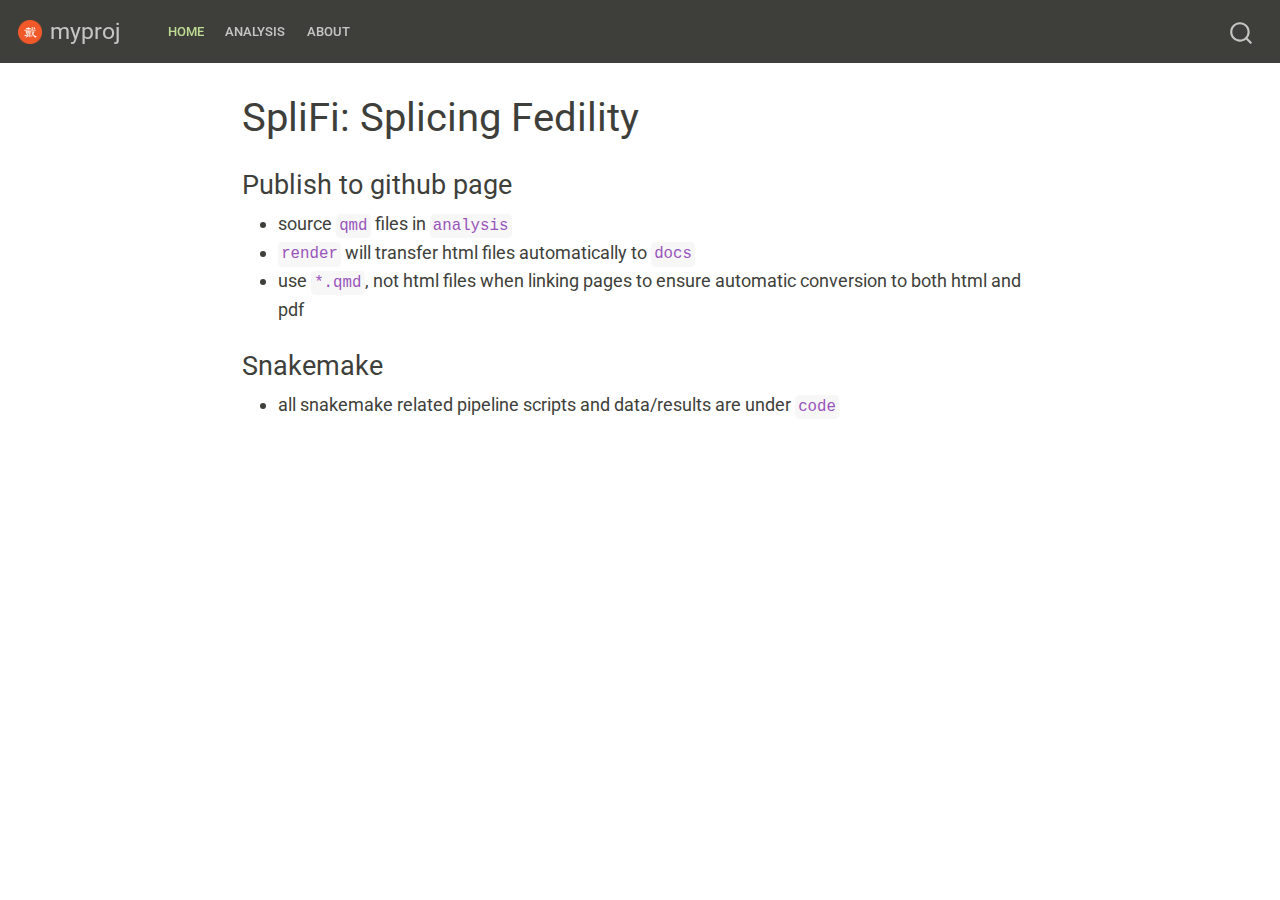
<file: docs/index.html>
<!DOCTYPE html>
<html xmlns="http://www.w3.org/1999/xhtml" lang="en" xml:lang="en"><head>

<meta charset="utf-8">
<meta name="generator" content="quarto-1.1.149">

<meta name="viewport" content="width=device-width, initial-scale=1.0, user-scalable=yes">


<title>myproj - SpliFi: Splicing Fedility</title>
<style>
code{white-space: pre-wrap;}
span.smallcaps{font-variant: small-caps;}
div.columns{display: flex; gap: min(4vw, 1.5em);}
div.column{flex: auto; overflow-x: auto;}
div.hanging-indent{margin-left: 1.5em; text-indent: -1.5em;}
ul.task-list{list-style: none;}
ul.task-list li input[type="checkbox"] {
  width: 0.8em;
  margin: 0 0.8em 0.2em -1.6em;
  vertical-align: middle;
}
</style>


<script src="site_libs/quarto-nav/quarto-nav.js"></script>
<script src="site_libs/quarto-nav/headroom.min.js"></script>
<script src="site_libs/clipboard/clipboard.min.js"></script>
<script src="site_libs/quarto-search/autocomplete.umd.js"></script>
<script src="site_libs/quarto-search/fuse.min.js"></script>
<script src="site_libs/quarto-search/quarto-search.js"></script>
<meta name="quarto:offset" content="./">
<script src="site_libs/quarto-html/quarto.js"></script>
<script src="site_libs/quarto-html/popper.min.js"></script>
<script src="site_libs/quarto-html/tippy.umd.min.js"></script>
<script src="site_libs/quarto-html/anchor.min.js"></script>
<link href="site_libs/quarto-html/tippy.css" rel="stylesheet">
<link href="site_libs/quarto-html/quarto-syntax-highlighting.css" rel="stylesheet" id="quarto-text-highlighting-styles">
<script src="site_libs/bootstrap/bootstrap.min.js"></script>
<link href="site_libs/bootstrap/bootstrap-icons.css" rel="stylesheet">
<link href="site_libs/bootstrap/bootstrap.min.css" rel="stylesheet" id="quarto-bootstrap" data-mode="light">
<script id="quarto-search-options" type="application/json">{
  "location": "navbar",
  "copy-button": false,
  "collapse-after": 3,
  "panel-placement": "end",
  "type": "overlay",
  "limit": 20,
  "language": {
    "search-no-results-text": "No results",
    "search-matching-documents-text": "matching documents",
    "search-copy-link-title": "Copy link to search",
    "search-hide-matches-text": "Hide additional matches",
    "search-more-match-text": "more match in this document",
    "search-more-matches-text": "more matches in this document",
    "search-clear-button-title": "Clear",
    "search-detached-cancel-button-title": "Cancel",
    "search-submit-button-title": "Submit"
  }
}</script>


<link rel="stylesheet" href="styles.css">
</head>

<body class="nav-fixed fullcontent">

<div id="quarto-search-results"></div>
  <header id="quarto-header" class="headroom fixed-top">
    <nav class="navbar navbar-expand-lg navbar-dark ">
      <div class="navbar-container container-fluid">
      <div class="navbar-brand-container">
    <a href="./index.html" class="navbar-brand navbar-brand-logo">
    <img src="./assets/logo.png" alt="" class="navbar-logo">
    </a>
    <a class="navbar-brand" href="./index.html">
    <span class="navbar-title">myproj</span>
    </a>
  </div>
          <button class="navbar-toggler" type="button" data-bs-toggle="collapse" data-bs-target="#navbarCollapse" aria-controls="navbarCollapse" aria-expanded="false" aria-label="Toggle navigation" onclick="if (window.quartoToggleHeadroom) { window.quartoToggleHeadroom(); }">
  <span class="navbar-toggler-icon"></span>
</button>
          <div class="collapse navbar-collapse" id="navbarCollapse">
            <ul class="navbar-nav navbar-nav-scroll me-auto">
  <li class="nav-item">
    <a class="nav-link active" href="./index.html" aria-current="page">Home</a>
  </li>  
  <li class="nav-item">
    <a class="nav-link" href="./analysis/index.html">Analysis</a>
  </li>  
  <li class="nav-item">
    <a class="nav-link" href="./about.html">About</a>
  </li>  
</ul>
              <div id="quarto-search" class="" title="Search"></div>
          </div> <!-- /navcollapse -->
      </div> <!-- /container-fluid -->
    </nav>
</header>
<!-- content -->
<div id="quarto-content" class="quarto-container page-columns page-rows-contents page-layout-article page-navbar">
<!-- sidebar -->
<!-- margin-sidebar -->
    
<!-- main -->
<main class="content" id="quarto-document-content">

<header id="title-block-header" class="quarto-title-block default">
<div class="quarto-title">
<h1 class="title">SpliFi: Splicing Fedility</h1>
</div>



<div class="quarto-title-meta">

    
    
  </div>
  

</header>

<section id="publish-to-github-page" class="level3">
<h3 class="anchored" data-anchor-id="publish-to-github-page">Publish to github page</h3>
<ul>
<li>source <code>qmd</code> files in <code>analysis</code></li>
<li><code>render</code> will transfer html files automatically to <code>docs</code></li>
<li>use <code>*.qmd</code>, not html files when linking pages to ensure automatic conversion to both html and pdf</li>
</ul>
</section>
<section id="snakemake" class="level3">
<h3 class="anchored" data-anchor-id="snakemake">Snakemake</h3>
<ul>
<li>all snakemake related pipeline scripts and data/results are under <code>code</code></li>
</ul>


</section>

</main> <!-- /main -->
<script id="quarto-html-after-body" type="application/javascript">
window.document.addEventListener("DOMContentLoaded", function (event) {
  const toggleBodyColorMode = (bsSheetEl) => {
    const mode = bsSheetEl.getAttribute("data-mode");
    const bodyEl = window.document.querySelector("body");
    if (mode === "dark") {
      bodyEl.classList.add("quarto-dark");
      bodyEl.classList.remove("quarto-light");
    } else {
      bodyEl.classList.add("quarto-light");
      bodyEl.classList.remove("quarto-dark");
    }
  }
  const toggleBodyColorPrimary = () => {
    const bsSheetEl = window.document.querySelector("link#quarto-bootstrap");
    if (bsSheetEl) {
      toggleBodyColorMode(bsSheetEl);
    }
  }
  toggleBodyColorPrimary();  
  const icon = "";
  const anchorJS = new window.AnchorJS();
  anchorJS.options = {
    placement: 'right',
    icon: icon
  };
  anchorJS.add('.anchored');
  const clipboard = new window.ClipboardJS('.code-copy-button', {
    target: function(trigger) {
      return trigger.previousElementSibling;
    }
  });
  clipboard.on('success', function(e) {
    // button target
    const button = e.trigger;
    // don't keep focus
    button.blur();
    // flash "checked"
    button.classList.add('code-copy-button-checked');
    var currentTitle = button.getAttribute("title");
    button.setAttribute("title", "Copied!");
    setTimeout(function() {
      button.setAttribute("title", currentTitle);
      button.classList.remove('code-copy-button-checked');
    }, 1000);
    // clear code selection
    e.clearSelection();
  });
  function tippyHover(el, contentFn) {
    const config = {
      allowHTML: true,
      content: contentFn,
      maxWidth: 500,
      delay: 100,
      arrow: false,
      appendTo: function(el) {
          return el.parentElement;
      },
      interactive: true,
      interactiveBorder: 10,
      theme: 'quarto',
      placement: 'bottom-start'
    };
    window.tippy(el, config); 
  }
  const noterefs = window.document.querySelectorAll('a[role="doc-noteref"]');
  for (var i=0; i<noterefs.length; i++) {
    const ref = noterefs[i];
    tippyHover(ref, function() {
      // use id or data attribute instead here
      let href = ref.getAttribute('data-footnote-href') || ref.getAttribute('href');
      try { href = new URL(href).hash; } catch {}
      const id = href.replace(/^#\/?/, "");
      const note = window.document.getElementById(id);
      return note.innerHTML;
    });
  }
  var bibliorefs = window.document.querySelectorAll('a[role="doc-biblioref"]');
  for (var i=0; i<bibliorefs.length; i++) {
    const ref = bibliorefs[i];
    const cites = ref.parentNode.getAttribute('data-cites').split(' ');
    tippyHover(ref, function() {
      var popup = window.document.createElement('div');
      cites.forEach(function(cite) {
        var citeDiv = window.document.createElement('div');
        citeDiv.classList.add('hanging-indent');
        citeDiv.classList.add('csl-entry');
        var biblioDiv = window.document.getElementById('ref-' + cite);
        if (biblioDiv) {
          citeDiv.innerHTML = biblioDiv.innerHTML;
        }
        popup.appendChild(citeDiv);
      });
      return popup.innerHTML;
    });
  }
});
</script>
</div> <!-- /content -->



</body></html>
</file>
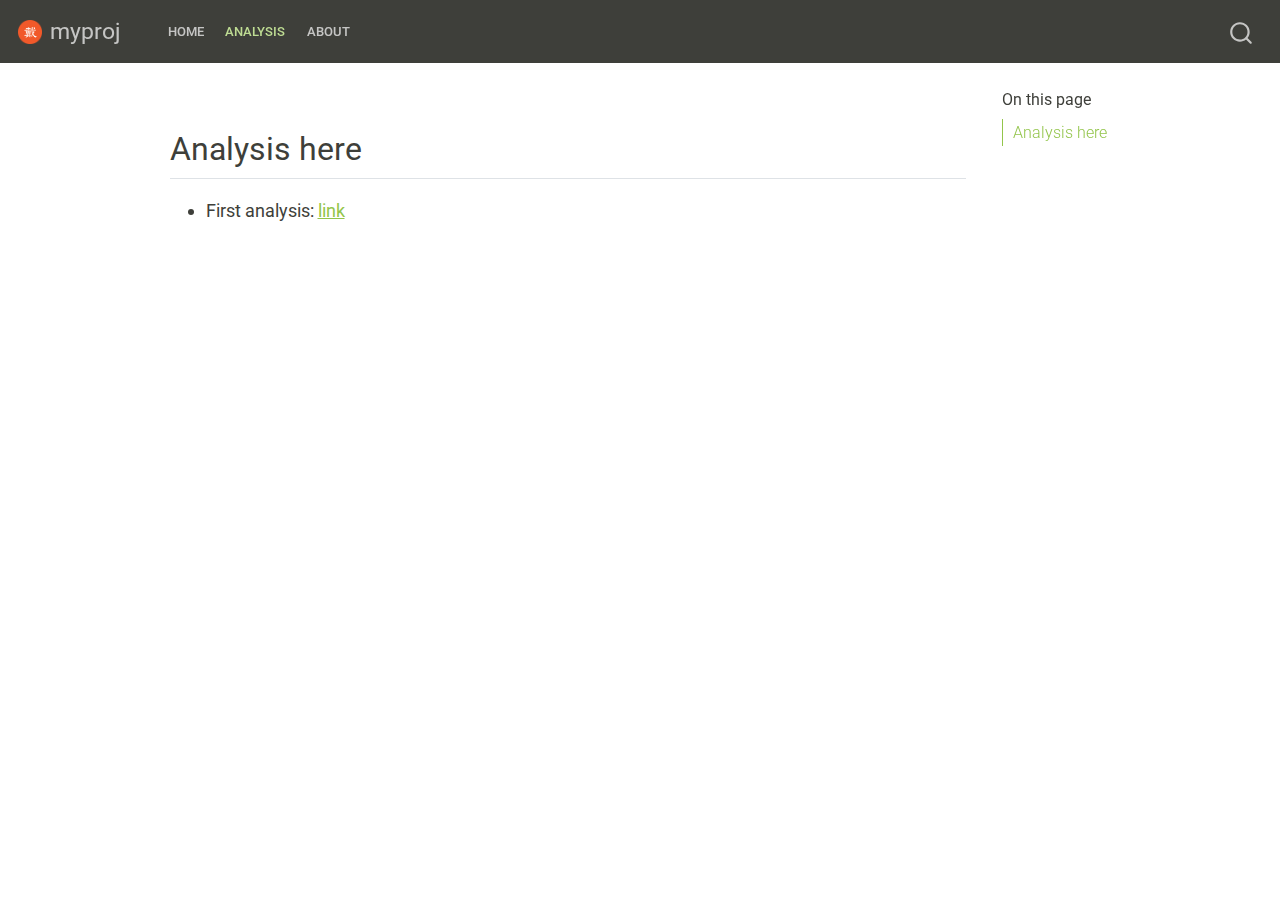
<file: docs/analysis/index.html>
<!DOCTYPE html>
<html xmlns="http://www.w3.org/1999/xhtml" lang="en" xml:lang="en"><head>

<meta charset="utf-8">
<meta name="generator" content="quarto-1.1.149">

<meta name="viewport" content="width=device-width, initial-scale=1.0, user-scalable=yes">

<meta name="author" content="Chao Dai">

<title>myproj – index</title>
<style>
code{white-space: pre-wrap;}
span.smallcaps{font-variant: small-caps;}
div.columns{display: flex; gap: min(4vw, 1.5em);}
div.column{flex: auto; overflow-x: auto;}
div.hanging-indent{margin-left: 1.5em; text-indent: -1.5em;}
ul.task-list{list-style: none;}
ul.task-list li input[type="checkbox"] {
  width: 0.8em;
  margin: 0 0.8em 0.2em -1.6em;
  vertical-align: middle;
}
</style>


<script src="../site_libs/quarto-nav/quarto-nav.js"></script>
<script src="../site_libs/quarto-nav/headroom.min.js"></script>
<script src="../site_libs/clipboard/clipboard.min.js"></script>
<script src="../site_libs/quarto-search/autocomplete.umd.js"></script>
<script src="../site_libs/quarto-search/fuse.min.js"></script>
<script src="../site_libs/quarto-search/quarto-search.js"></script>
<meta name="quarto:offset" content="../">
<script src="../site_libs/quarto-html/quarto.js"></script>
<script src="../site_libs/quarto-html/popper.min.js"></script>
<script src="../site_libs/quarto-html/tippy.umd.min.js"></script>
<script src="../site_libs/quarto-html/anchor.min.js"></script>
<link href="../site_libs/quarto-html/tippy.css" rel="stylesheet">
<link href="../site_libs/quarto-html/quarto-syntax-highlighting.css" rel="stylesheet" id="quarto-text-highlighting-styles">
<script src="../site_libs/bootstrap/bootstrap.min.js"></script>
<link href="../site_libs/bootstrap/bootstrap-icons.css" rel="stylesheet">
<link href="../site_libs/bootstrap/bootstrap.min.css" rel="stylesheet" id="quarto-bootstrap" data-mode="light">
<script id="quarto-search-options" type="application/json">{
  "location": "navbar",
  "copy-button": false,
  "collapse-after": 3,
  "panel-placement": "end",
  "type": "overlay",
  "limit": 20,
  "language": {
    "search-no-results-text": "No results",
    "search-matching-documents-text": "matching documents",
    "search-copy-link-title": "Copy link to search",
    "search-hide-matches-text": "Hide additional matches",
    "search-more-match-text": "more match in this document",
    "search-more-matches-text": "more matches in this document",
    "search-clear-button-title": "Clear",
    "search-detached-cancel-button-title": "Cancel",
    "search-submit-button-title": "Submit"
  }
}</script>


<link rel="stylesheet" href="../styles.css">
</head>

<body class="nav-fixed">

<div id="quarto-search-results"></div>
  <header id="quarto-header" class="headroom fixed-top">
    <nav class="navbar navbar-expand-lg navbar-dark ">
      <div class="navbar-container container-fluid">
      <div class="navbar-brand-container">
    <a href="../index.html" class="navbar-brand navbar-brand-logo">
    <img src="../assets/logo.png" alt="" class="navbar-logo">
    </a>
    <a class="navbar-brand" href="../index.html">
    <span class="navbar-title">myproj</span>
    </a>
  </div>
          <button class="navbar-toggler" type="button" data-bs-toggle="collapse" data-bs-target="#navbarCollapse" aria-controls="navbarCollapse" aria-expanded="false" aria-label="Toggle navigation" onclick="if (window.quartoToggleHeadroom) { window.quartoToggleHeadroom(); }">
  <span class="navbar-toggler-icon"></span>
</button>
          <div class="collapse navbar-collapse" id="navbarCollapse">
            <ul class="navbar-nav navbar-nav-scroll me-auto">
  <li class="nav-item">
    <a class="nav-link" href="../index.html">Home</a>
  </li>  
  <li class="nav-item">
    <a class="nav-link active" href="../analysis/index.html" aria-current="page">Analysis</a>
  </li>  
  <li class="nav-item">
    <a class="nav-link" href="../about.html">About</a>
  </li>  
</ul>
              <div id="quarto-search" class="" title="Search"></div>
          </div> <!-- /navcollapse -->
      </div> <!-- /container-fluid -->
    </nav>
</header>
<!-- content -->
<div id="quarto-content" class="quarto-container page-columns page-rows-contents page-layout-article page-navbar">
<!-- sidebar -->
<!-- margin-sidebar -->
    <div id="quarto-margin-sidebar" class="sidebar margin-sidebar">
        <nav id="TOC" role="doc-toc" class="toc-active">
    <h2 id="toc-title">On this page</h2>
   
  <ul>
  <li><a href="#analysis-here" id="toc-analysis-here" class="nav-link active" data-scroll-target="#analysis-here">Analysis here</a></li>
  </ul>
</nav>
    </div>
<!-- main -->
<main class="content" id="quarto-document-content">



<section id="analysis-here" class="level2">
<h2 class="anchored" data-anchor-id="analysis-here">Analysis here</h2>
<ul>
<li>First analysis: <a href="../analysis/analysis1.html">link</a></li>
</ul>


</section>

</main> <!-- /main -->
<script id="quarto-html-after-body" type="application/javascript">
window.document.addEventListener("DOMContentLoaded", function (event) {
  const toggleBodyColorMode = (bsSheetEl) => {
    const mode = bsSheetEl.getAttribute("data-mode");
    const bodyEl = window.document.querySelector("body");
    if (mode === "dark") {
      bodyEl.classList.add("quarto-dark");
      bodyEl.classList.remove("quarto-light");
    } else {
      bodyEl.classList.add("quarto-light");
      bodyEl.classList.remove("quarto-dark");
    }
  }
  const toggleBodyColorPrimary = () => {
    const bsSheetEl = window.document.querySelector("link#quarto-bootstrap");
    if (bsSheetEl) {
      toggleBodyColorMode(bsSheetEl);
    }
  }
  toggleBodyColorPrimary();  
  const icon = "";
  const anchorJS = new window.AnchorJS();
  anchorJS.options = {
    placement: 'right',
    icon: icon
  };
  anchorJS.add('.anchored');
  const clipboard = new window.ClipboardJS('.code-copy-button', {
    target: function(trigger) {
      return trigger.previousElementSibling;
    }
  });
  clipboard.on('success', function(e) {
    // button target
    const button = e.trigger;
    // don't keep focus
    button.blur();
    // flash "checked"
    button.classList.add('code-copy-button-checked');
    var currentTitle = button.getAttribute("title");
    button.setAttribute("title", "Copied!");
    setTimeout(function() {
      button.setAttribute("title", currentTitle);
      button.classList.remove('code-copy-button-checked');
    }, 1000);
    // clear code selection
    e.clearSelection();
  });
  function tippyHover(el, contentFn) {
    const config = {
      allowHTML: true,
      content: contentFn,
      maxWidth: 500,
      delay: 100,
      arrow: false,
      appendTo: function(el) {
          return el.parentElement;
      },
      interactive: true,
      interactiveBorder: 10,
      theme: 'quarto',
      placement: 'bottom-start'
    };
    window.tippy(el, config); 
  }
  const noterefs = window.document.querySelectorAll('a[role="doc-noteref"]');
  for (var i=0; i<noterefs.length; i++) {
    const ref = noterefs[i];
    tippyHover(ref, function() {
      // use id or data attribute instead here
      let href = ref.getAttribute('data-footnote-href') || ref.getAttribute('href');
      try { href = new URL(href).hash; } catch {}
      const id = href.replace(/^#\/?/, "");
      const note = window.document.getElementById(id);
      return note.innerHTML;
    });
  }
  var bibliorefs = window.document.querySelectorAll('a[role="doc-biblioref"]');
  for (var i=0; i<bibliorefs.length; i++) {
    const ref = bibliorefs[i];
    const cites = ref.parentNode.getAttribute('data-cites').split(' ');
    tippyHover(ref, function() {
      var popup = window.document.createElement('div');
      cites.forEach(function(cite) {
        var citeDiv = window.document.createElement('div');
        citeDiv.classList.add('hanging-indent');
        citeDiv.classList.add('csl-entry');
        var biblioDiv = window.document.getElementById('ref-' + cite);
        if (biblioDiv) {
          citeDiv.innerHTML = biblioDiv.innerHTML;
        }
        popup.appendChild(citeDiv);
      });
      return popup.innerHTML;
    });
  }
});
</script>
</div> <!-- /content -->



</body></html>
</file>
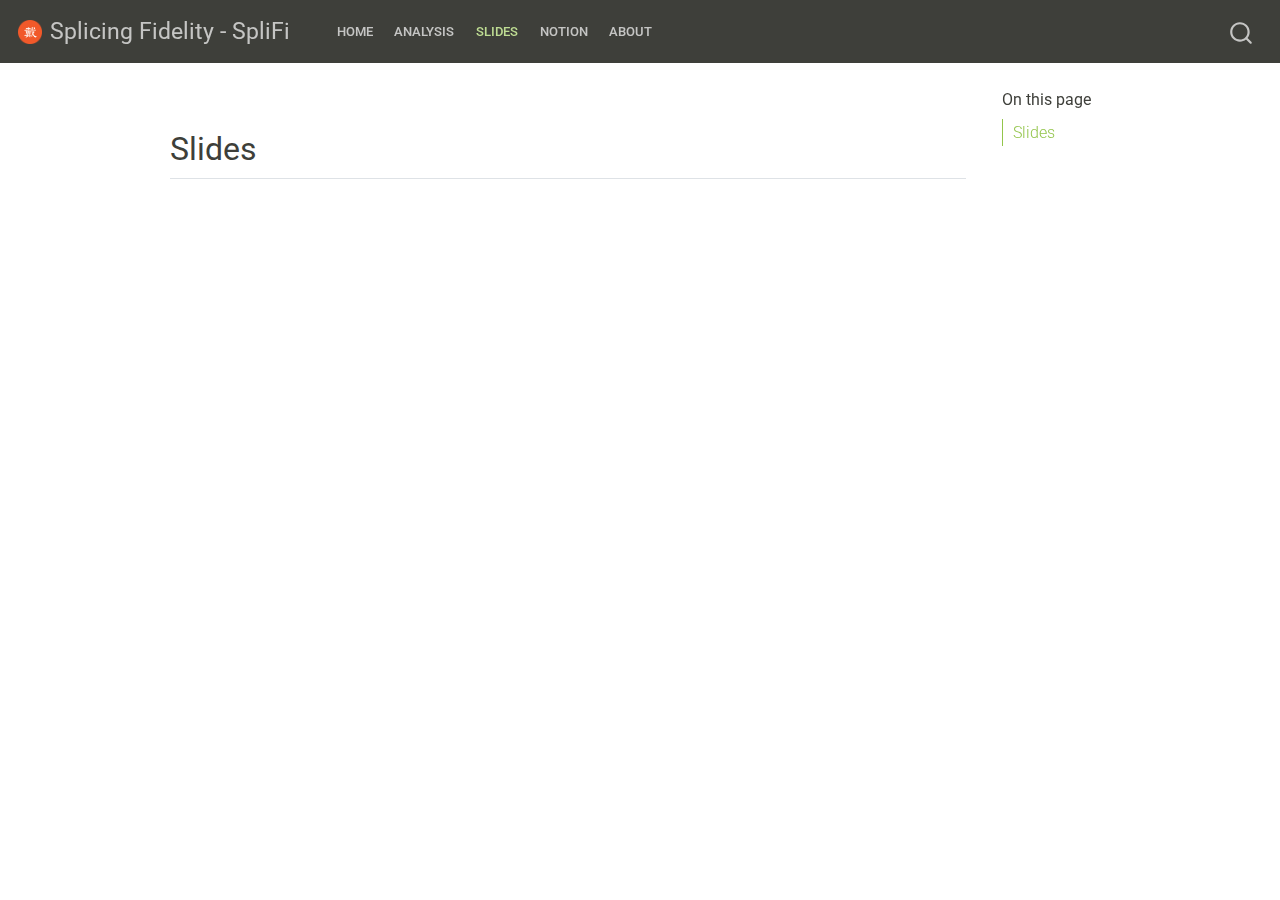
<file: docs/slides/index.html>
<!DOCTYPE html>
<html xmlns="http://www.w3.org/1999/xhtml" lang="en" xml:lang="en"><head>

<meta charset="utf-8">
<meta name="generator" content="quarto-1.1.149">

<meta name="viewport" content="width=device-width, initial-scale=1.0, user-scalable=yes">


<title>Splicing Fidelity - SpliFi – index</title>
<style>
code{white-space: pre-wrap;}
span.smallcaps{font-variant: small-caps;}
div.columns{display: flex; gap: min(4vw, 1.5em);}
div.column{flex: auto; overflow-x: auto;}
div.hanging-indent{margin-left: 1.5em; text-indent: -1.5em;}
ul.task-list{list-style: none;}
ul.task-list li input[type="checkbox"] {
  width: 0.8em;
  margin: 0 0.8em 0.2em -1.6em;
  vertical-align: middle;
}
</style>


<script src="../site_libs/quarto-nav/quarto-nav.js"></script>
<script src="../site_libs/quarto-nav/headroom.min.js"></script>
<script src="../site_libs/clipboard/clipboard.min.js"></script>
<script src="../site_libs/quarto-search/autocomplete.umd.js"></script>
<script src="../site_libs/quarto-search/fuse.min.js"></script>
<script src="../site_libs/quarto-search/quarto-search.js"></script>
<meta name="quarto:offset" content="../">
<script src="../site_libs/quarto-html/quarto.js"></script>
<script src="../site_libs/quarto-html/popper.min.js"></script>
<script src="../site_libs/quarto-html/tippy.umd.min.js"></script>
<script src="../site_libs/quarto-html/anchor.min.js"></script>
<link href="../site_libs/quarto-html/tippy.css" rel="stylesheet">
<link href="../site_libs/quarto-html/quarto-syntax-highlighting.css" rel="stylesheet" id="quarto-text-highlighting-styles">
<script src="../site_libs/bootstrap/bootstrap.min.js"></script>
<link href="../site_libs/bootstrap/bootstrap-icons.css" rel="stylesheet">
<link href="../site_libs/bootstrap/bootstrap.min.css" rel="stylesheet" id="quarto-bootstrap" data-mode="light">
<script id="quarto-search-options" type="application/json">{
  "location": "navbar",
  "copy-button": false,
  "collapse-after": 3,
  "panel-placement": "end",
  "type": "overlay",
  "limit": 20,
  "language": {
    "search-no-results-text": "No results",
    "search-matching-documents-text": "matching documents",
    "search-copy-link-title": "Copy link to search",
    "search-hide-matches-text": "Hide additional matches",
    "search-more-match-text": "more match in this document",
    "search-more-matches-text": "more matches in this document",
    "search-clear-button-title": "Clear",
    "search-detached-cancel-button-title": "Cancel",
    "search-submit-button-title": "Submit"
  }
}</script>


<link rel="stylesheet" href="../styles.css">
</head>

<body class="nav-fixed">

<div id="quarto-search-results"></div>
  <header id="quarto-header" class="headroom fixed-top">
    <nav class="navbar navbar-expand-lg navbar-dark ">
      <div class="navbar-container container-fluid">
      <div class="navbar-brand-container">
    <a href="../index.html" class="navbar-brand navbar-brand-logo">
    <img src="../assets/logo.png" alt="" class="navbar-logo">
    </a>
    <a class="navbar-brand" href="../index.html">
    <span class="navbar-title">Splicing Fidelity - SpliFi</span>
    </a>
  </div>
          <button class="navbar-toggler" type="button" data-bs-toggle="collapse" data-bs-target="#navbarCollapse" aria-controls="navbarCollapse" aria-expanded="false" aria-label="Toggle navigation" onclick="if (window.quartoToggleHeadroom) { window.quartoToggleHeadroom(); }">
  <span class="navbar-toggler-icon"></span>
</button>
          <div class="collapse navbar-collapse" id="navbarCollapse">
            <ul class="navbar-nav navbar-nav-scroll me-auto">
  <li class="nav-item">
    <a class="nav-link" href="../index.html">Home</a>
  </li>  
  <li class="nav-item">
    <a class="nav-link" href="../analysis/index.html">Analysis</a>
  </li>  
  <li class="nav-item">
    <a class="nav-link active" href="../slides/index.html" aria-current="page">Slides</a>
  </li>  
  <li class="nav-item">
    <a class="nav-link" href="https://cdai.notion.site/Notes-0e18d7ec33cb44fc975cb9e139aa784b">Notion</a>
  </li>  
  <li class="nav-item">
    <a class="nav-link" href="../about.html">About</a>
  </li>  
</ul>
              <div id="quarto-search" class="" title="Search"></div>
          </div> <!-- /navcollapse -->
      </div> <!-- /container-fluid -->
    </nav>
</header>
<!-- content -->
<div id="quarto-content" class="quarto-container page-columns page-rows-contents page-layout-article page-navbar">
<!-- sidebar -->
<!-- margin-sidebar -->
    <div id="quarto-margin-sidebar" class="sidebar margin-sidebar">
        <nav id="TOC" role="doc-toc" class="toc-active">
    <h2 id="toc-title">On this page</h2>
   
  <ul>
  <li><a href="#slides" id="toc-slides" class="nav-link active" data-scroll-target="#slides">Slides</a></li>
  </ul>
</nav>
    </div>
<!-- main -->
<main class="content" id="quarto-document-content">



<section id="slides" class="level2">
<h2 class="anchored" data-anchor-id="slides">Slides</h2>


</section>

</main> <!-- /main -->
<script id="quarto-html-after-body" type="application/javascript">
window.document.addEventListener("DOMContentLoaded", function (event) {
  const toggleBodyColorMode = (bsSheetEl) => {
    const mode = bsSheetEl.getAttribute("data-mode");
    const bodyEl = window.document.querySelector("body");
    if (mode === "dark") {
      bodyEl.classList.add("quarto-dark");
      bodyEl.classList.remove("quarto-light");
    } else {
      bodyEl.classList.add("quarto-light");
      bodyEl.classList.remove("quarto-dark");
    }
  }
  const toggleBodyColorPrimary = () => {
    const bsSheetEl = window.document.querySelector("link#quarto-bootstrap");
    if (bsSheetEl) {
      toggleBodyColorMode(bsSheetEl);
    }
  }
  toggleBodyColorPrimary();  
  const icon = "";
  const anchorJS = new window.AnchorJS();
  anchorJS.options = {
    placement: 'right',
    icon: icon
  };
  anchorJS.add('.anchored');
  const clipboard = new window.ClipboardJS('.code-copy-button', {
    target: function(trigger) {
      return trigger.previousElementSibling;
    }
  });
  clipboard.on('success', function(e) {
    // button target
    const button = e.trigger;
    // don't keep focus
    button.blur();
    // flash "checked"
    button.classList.add('code-copy-button-checked');
    var currentTitle = button.getAttribute("title");
    button.setAttribute("title", "Copied!");
    setTimeout(function() {
      button.setAttribute("title", currentTitle);
      button.classList.remove('code-copy-button-checked');
    }, 1000);
    // clear code selection
    e.clearSelection();
  });
  function tippyHover(el, contentFn) {
    const config = {
      allowHTML: true,
      content: contentFn,
      maxWidth: 500,
      delay: 100,
      arrow: false,
      appendTo: function(el) {
          return el.parentElement;
      },
      interactive: true,
      interactiveBorder: 10,
      theme: 'quarto',
      placement: 'bottom-start'
    };
    window.tippy(el, config); 
  }
  const noterefs = window.document.querySelectorAll('a[role="doc-noteref"]');
  for (var i=0; i<noterefs.length; i++) {
    const ref = noterefs[i];
    tippyHover(ref, function() {
      // use id or data attribute instead here
      let href = ref.getAttribute('data-footnote-href') || ref.getAttribute('href');
      try { href = new URL(href).hash; } catch {}
      const id = href.replace(/^#\/?/, "");
      const note = window.document.getElementById(id);
      return note.innerHTML;
    });
  }
  var bibliorefs = window.document.querySelectorAll('a[role="doc-biblioref"]');
  for (var i=0; i<bibliorefs.length; i++) {
    const ref = bibliorefs[i];
    const cites = ref.parentNode.getAttribute('data-cites').split(' ');
    tippyHover(ref, function() {
      var popup = window.document.createElement('div');
      cites.forEach(function(cite) {
        var citeDiv = window.document.createElement('div');
        citeDiv.classList.add('hanging-indent');
        citeDiv.classList.add('csl-entry');
        var biblioDiv = window.document.getElementById('ref-' + cite);
        if (biblioDiv) {
          citeDiv.innerHTML = biblioDiv.innerHTML;
        }
        popup.appendChild(citeDiv);
      });
      return popup.innerHTML;
    });
  }
});
</script>
</div> <!-- /content -->



</body></html>
</file>
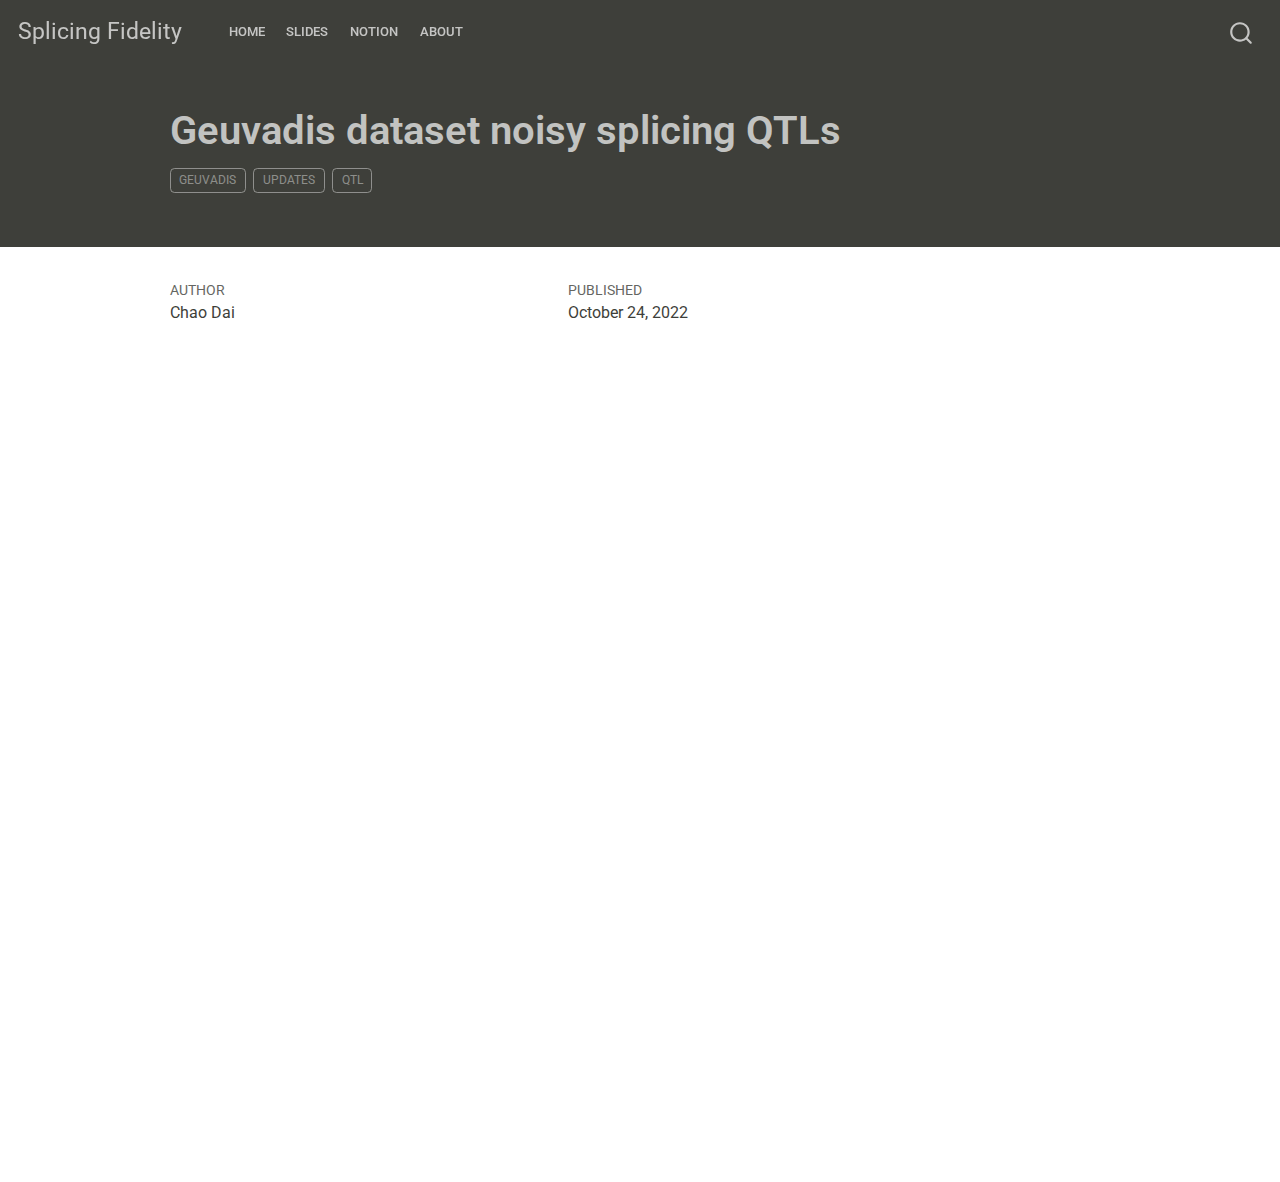
<file: docs/posts/2022-10-24-geuvadis-noisy-splicing-update/index.html>
<!DOCTYPE html>
<html xmlns="http://www.w3.org/1999/xhtml" lang="en" xml:lang="en"><head>

<meta charset="utf-8">
<meta name="generator" content="quarto-1.1.149">

<meta name="viewport" content="width=device-width, initial-scale=1.0, user-scalable=yes">

<meta name="author" content="Chao Dai">
<meta name="dcterms.date" content="2022-10-24">

<title>Splicing Fidelity - Geuvadis dataset noisy splicing QTLs</title>
<style>
code{white-space: pre-wrap;}
span.smallcaps{font-variant: small-caps;}
div.columns{display: flex; gap: min(4vw, 1.5em);}
div.column{flex: auto; overflow-x: auto;}
div.hanging-indent{margin-left: 1.5em; text-indent: -1.5em;}
ul.task-list{list-style: none;}
ul.task-list li input[type="checkbox"] {
  width: 0.8em;
  margin: 0 0.8em 0.2em -1.6em;
  vertical-align: middle;
}
</style>


<script src="../../site_libs/quarto-nav/quarto-nav.js"></script>
<script src="../../site_libs/quarto-nav/headroom.min.js"></script>
<script src="../../site_libs/clipboard/clipboard.min.js"></script>
<script src="../../site_libs/quarto-search/autocomplete.umd.js"></script>
<script src="../../site_libs/quarto-search/fuse.min.js"></script>
<script src="../../site_libs/quarto-search/quarto-search.js"></script>
<meta name="quarto:offset" content="../../">
<script src="../../site_libs/quarto-html/quarto.js"></script>
<script src="../../site_libs/quarto-html/popper.min.js"></script>
<script src="../../site_libs/quarto-html/tippy.umd.min.js"></script>
<script src="../../site_libs/quarto-html/anchor.min.js"></script>
<link href="../../site_libs/quarto-html/tippy.css" rel="stylesheet">
<link href="../../site_libs/quarto-html/quarto-syntax-highlighting.css" rel="stylesheet" id="quarto-text-highlighting-styles">
<script src="../../site_libs/bootstrap/bootstrap.min.js"></script>
<link href="../../site_libs/bootstrap/bootstrap-icons.css" rel="stylesheet">
<link href="../../site_libs/bootstrap/bootstrap.min.css" rel="stylesheet" id="quarto-bootstrap" data-mode="light">
<script id="quarto-search-options" type="application/json">{
  "location": "navbar",
  "copy-button": false,
  "collapse-after": 3,
  "panel-placement": "end",
  "type": "overlay",
  "limit": 20,
  "language": {
    "search-no-results-text": "No results",
    "search-matching-documents-text": "matching documents",
    "search-copy-link-title": "Copy link to search",
    "search-hide-matches-text": "Hide additional matches",
    "search-more-match-text": "more match in this document",
    "search-more-matches-text": "more matches in this document",
    "search-clear-button-title": "Clear",
    "search-detached-cancel-button-title": "Cancel",
    "search-submit-button-title": "Submit"
  }
}</script>


<link rel="stylesheet" href="../../styles.css">
</head>

<body class="nav-fixed">

<div id="quarto-search-results"></div>
  <header id="quarto-header" class="headroom fixed-top">
    <nav class="navbar navbar-expand-lg navbar-dark ">
      <div class="navbar-container container-fluid">
      <div class="navbar-brand-container">
    <a class="navbar-brand" href="../../index.html">
    <span class="navbar-title">Splicing Fidelity</span>
    </a>
  </div>
          <button class="navbar-toggler" type="button" data-bs-toggle="collapse" data-bs-target="#navbarCollapse" aria-controls="navbarCollapse" aria-expanded="false" aria-label="Toggle navigation" onclick="if (window.quartoToggleHeadroom) { window.quartoToggleHeadroom(); }">
  <span class="navbar-toggler-icon"></span>
</button>
          <div class="collapse navbar-collapse" id="navbarCollapse">
            <ul class="navbar-nav navbar-nav-scroll me-auto">
  <li class="nav-item">
    <a class="nav-link" href="../../index.html">Home</a>
  </li>  
  <li class="nav-item">
    <a class="nav-link" href="../../slides/index.html">Slides</a>
  </li>  
  <li class="nav-item">
    <a class="nav-link" href="https://cdai.notion.site/Notes-0e18d7ec33cb44fc975cb9e139aa784b">Notion</a>
  </li>  
  <li class="nav-item">
    <a class="nav-link" href="../../about.html">About</a>
  </li>  
</ul>
              <div id="quarto-search" class="" title="Search"></div>
          </div> <!-- /navcollapse -->
      </div> <!-- /container-fluid -->
    </nav>
</header>
<!-- content -->
<header id="title-block-header" class="quarto-title-block default page-columns page-full">
  <div class="quarto-title-banner page-columns page-full">
    <div class="quarto-title column-body">
      <h1 class="title">Geuvadis dataset noisy splicing QTLs</h1>
                                <div class="quarto-categories">
                <div class="quarto-category">geuvadis</div>
                <div class="quarto-category">updates</div>
                <div class="quarto-category">qtl</div>
              </div>
                  </div>
  </div>
    
  
  <div class="quarto-title-meta">

      <div>
      <div class="quarto-title-meta-heading">Author</div>
      <div class="quarto-title-meta-contents">
               <p>Chao Dai </p>
            </div>
    </div>
      
      <div>
      <div class="quarto-title-meta-heading">Published</div>
      <div class="quarto-title-meta-contents">
        <p class="date">October 24, 2022</p>
      </div>
    </div>
      
    </div>
    
  
  </header><div id="quarto-content" class="quarto-container page-columns page-rows-contents page-layout-article page-navbar">
<!-- sidebar -->
<!-- margin-sidebar -->
    <div id="quarto-margin-sidebar" class="sidebar margin-sidebar">
        
    </div>
<!-- main -->
<main class="content quarto-banner-title-block" id="quarto-document-content">







</main> <!-- /main -->
<script id="quarto-html-after-body" type="application/javascript">
window.document.addEventListener("DOMContentLoaded", function (event) {
  const toggleBodyColorMode = (bsSheetEl) => {
    const mode = bsSheetEl.getAttribute("data-mode");
    const bodyEl = window.document.querySelector("body");
    if (mode === "dark") {
      bodyEl.classList.add("quarto-dark");
      bodyEl.classList.remove("quarto-light");
    } else {
      bodyEl.classList.add("quarto-light");
      bodyEl.classList.remove("quarto-dark");
    }
  }
  const toggleBodyColorPrimary = () => {
    const bsSheetEl = window.document.querySelector("link#quarto-bootstrap");
    if (bsSheetEl) {
      toggleBodyColorMode(bsSheetEl);
    }
  }
  toggleBodyColorPrimary();  
  const icon = "";
  const anchorJS = new window.AnchorJS();
  anchorJS.options = {
    placement: 'right',
    icon: icon
  };
  anchorJS.add('.anchored');
  const clipboard = new window.ClipboardJS('.code-copy-button', {
    target: function(trigger) {
      return trigger.previousElementSibling;
    }
  });
  clipboard.on('success', function(e) {
    // button target
    const button = e.trigger;
    // don't keep focus
    button.blur();
    // flash "checked"
    button.classList.add('code-copy-button-checked');
    var currentTitle = button.getAttribute("title");
    button.setAttribute("title", "Copied!");
    setTimeout(function() {
      button.setAttribute("title", currentTitle);
      button.classList.remove('code-copy-button-checked');
    }, 1000);
    // clear code selection
    e.clearSelection();
  });
  function tippyHover(el, contentFn) {
    const config = {
      allowHTML: true,
      content: contentFn,
      maxWidth: 500,
      delay: 100,
      arrow: false,
      appendTo: function(el) {
          return el.parentElement;
      },
      interactive: true,
      interactiveBorder: 10,
      theme: 'quarto',
      placement: 'bottom-start'
    };
    window.tippy(el, config); 
  }
  const noterefs = window.document.querySelectorAll('a[role="doc-noteref"]');
  for (var i=0; i<noterefs.length; i++) {
    const ref = noterefs[i];
    tippyHover(ref, function() {
      // use id or data attribute instead here
      let href = ref.getAttribute('data-footnote-href') || ref.getAttribute('href');
      try { href = new URL(href).hash; } catch {}
      const id = href.replace(/^#\/?/, "");
      const note = window.document.getElementById(id);
      return note.innerHTML;
    });
  }
  var bibliorefs = window.document.querySelectorAll('a[role="doc-biblioref"]');
  for (var i=0; i<bibliorefs.length; i++) {
    const ref = bibliorefs[i];
    const cites = ref.parentNode.getAttribute('data-cites').split(' ');
    tippyHover(ref, function() {
      var popup = window.document.createElement('div');
      cites.forEach(function(cite) {
        var citeDiv = window.document.createElement('div');
        citeDiv.classList.add('hanging-indent');
        citeDiv.classList.add('csl-entry');
        var biblioDiv = window.document.getElementById('ref-' + cite);
        if (biblioDiv) {
          citeDiv.innerHTML = biblioDiv.innerHTML;
        }
        popup.appendChild(citeDiv);
      });
      return popup.innerHTML;
    });
  }
});
</script>
</div> <!-- /content -->



</body></html>
</file>
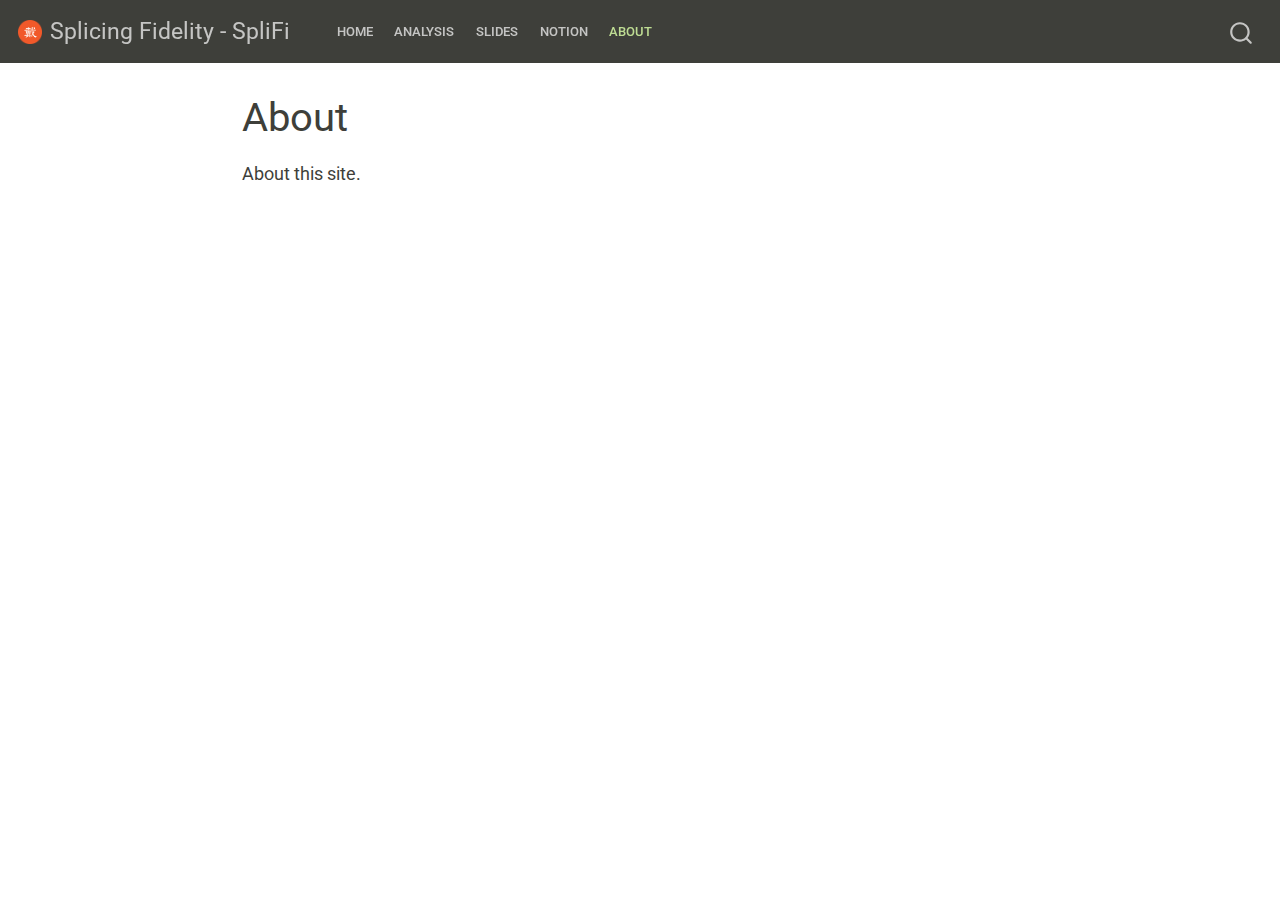
<file: docs/about.html>
<!DOCTYPE html>
<html xmlns="http://www.w3.org/1999/xhtml" lang="en" xml:lang="en"><head>

<meta charset="utf-8">
<meta name="generator" content="quarto-1.1.149">

<meta name="viewport" content="width=device-width, initial-scale=1.0, user-scalable=yes">


<title>Splicing Fidelity - SpliFi - About</title>
<style>
code{white-space: pre-wrap;}
span.smallcaps{font-variant: small-caps;}
div.columns{display: flex; gap: min(4vw, 1.5em);}
div.column{flex: auto; overflow-x: auto;}
div.hanging-indent{margin-left: 1.5em; text-indent: -1.5em;}
ul.task-list{list-style: none;}
ul.task-list li input[type="checkbox"] {
  width: 0.8em;
  margin: 0 0.8em 0.2em -1.6em;
  vertical-align: middle;
}
</style>


<script src="site_libs/quarto-nav/quarto-nav.js"></script>
<script src="site_libs/quarto-nav/headroom.min.js"></script>
<script src="site_libs/clipboard/clipboard.min.js"></script>
<script src="site_libs/quarto-search/autocomplete.umd.js"></script>
<script src="site_libs/quarto-search/fuse.min.js"></script>
<script src="site_libs/quarto-search/quarto-search.js"></script>
<meta name="quarto:offset" content="./">
<script src="site_libs/quarto-html/quarto.js"></script>
<script src="site_libs/quarto-html/popper.min.js"></script>
<script src="site_libs/quarto-html/tippy.umd.min.js"></script>
<script src="site_libs/quarto-html/anchor.min.js"></script>
<link href="site_libs/quarto-html/tippy.css" rel="stylesheet">
<link href="site_libs/quarto-html/quarto-syntax-highlighting.css" rel="stylesheet" id="quarto-text-highlighting-styles">
<script src="site_libs/bootstrap/bootstrap.min.js"></script>
<link href="site_libs/bootstrap/bootstrap-icons.css" rel="stylesheet">
<link href="site_libs/bootstrap/bootstrap.min.css" rel="stylesheet" id="quarto-bootstrap" data-mode="light">
<script id="quarto-search-options" type="application/json">{
  "location": "navbar",
  "copy-button": false,
  "collapse-after": 3,
  "panel-placement": "end",
  "type": "overlay",
  "limit": 20,
  "language": {
    "search-no-results-text": "No results",
    "search-matching-documents-text": "matching documents",
    "search-copy-link-title": "Copy link to search",
    "search-hide-matches-text": "Hide additional matches",
    "search-more-match-text": "more match in this document",
    "search-more-matches-text": "more matches in this document",
    "search-clear-button-title": "Clear",
    "search-detached-cancel-button-title": "Cancel",
    "search-submit-button-title": "Submit"
  }
}</script>


<link rel="stylesheet" href="styles.css">
</head>

<body class="nav-fixed fullcontent">

<div id="quarto-search-results"></div>
  <header id="quarto-header" class="headroom fixed-top">
    <nav class="navbar navbar-expand-lg navbar-dark ">
      <div class="navbar-container container-fluid">
      <div class="navbar-brand-container">
    <a href="./index.html" class="navbar-brand navbar-brand-logo">
    <img src="./assets/logo.png" alt="" class="navbar-logo">
    </a>
    <a class="navbar-brand" href="./index.html">
    <span class="navbar-title">Splicing Fidelity - SpliFi</span>
    </a>
  </div>
          <button class="navbar-toggler" type="button" data-bs-toggle="collapse" data-bs-target="#navbarCollapse" aria-controls="navbarCollapse" aria-expanded="false" aria-label="Toggle navigation" onclick="if (window.quartoToggleHeadroom) { window.quartoToggleHeadroom(); }">
  <span class="navbar-toggler-icon"></span>
</button>
          <div class="collapse navbar-collapse" id="navbarCollapse">
            <ul class="navbar-nav navbar-nav-scroll me-auto">
  <li class="nav-item">
    <a class="nav-link" href="./index.html">Home</a>
  </li>  
  <li class="nav-item">
    <a class="nav-link" href="./analysis/index.html">Analysis</a>
  </li>  
  <li class="nav-item">
    <a class="nav-link" href="./slides/index.html">Slides</a>
  </li>  
  <li class="nav-item">
    <a class="nav-link" href="https://cdai.notion.site/Notes-0e18d7ec33cb44fc975cb9e139aa784b">Notion</a>
  </li>  
  <li class="nav-item">
    <a class="nav-link active" href="./about.html" aria-current="page">About</a>
  </li>  
</ul>
              <div id="quarto-search" class="" title="Search"></div>
          </div> <!-- /navcollapse -->
      </div> <!-- /container-fluid -->
    </nav>
</header>
<!-- content -->
<div id="quarto-content" class="quarto-container page-columns page-rows-contents page-layout-article page-navbar">
<!-- sidebar -->
<!-- margin-sidebar -->
    
<!-- main -->
<main class="content" id="quarto-document-content">

<header id="title-block-header" class="quarto-title-block default">
<div class="quarto-title">
<h1 class="title">About</h1>
</div>



<div class="quarto-title-meta">

    
    
  </div>
  

</header>

<p>About this site.</p>



</main> <!-- /main -->
<script id="quarto-html-after-body" type="application/javascript">
window.document.addEventListener("DOMContentLoaded", function (event) {
  const toggleBodyColorMode = (bsSheetEl) => {
    const mode = bsSheetEl.getAttribute("data-mode");
    const bodyEl = window.document.querySelector("body");
    if (mode === "dark") {
      bodyEl.classList.add("quarto-dark");
      bodyEl.classList.remove("quarto-light");
    } else {
      bodyEl.classList.add("quarto-light");
      bodyEl.classList.remove("quarto-dark");
    }
  }
  const toggleBodyColorPrimary = () => {
    const bsSheetEl = window.document.querySelector("link#quarto-bootstrap");
    if (bsSheetEl) {
      toggleBodyColorMode(bsSheetEl);
    }
  }
  toggleBodyColorPrimary();  
  const icon = "";
  const anchorJS = new window.AnchorJS();
  anchorJS.options = {
    placement: 'right',
    icon: icon
  };
  anchorJS.add('.anchored');
  const clipboard = new window.ClipboardJS('.code-copy-button', {
    target: function(trigger) {
      return trigger.previousElementSibling;
    }
  });
  clipboard.on('success', function(e) {
    // button target
    const button = e.trigger;
    // don't keep focus
    button.blur();
    // flash "checked"
    button.classList.add('code-copy-button-checked');
    var currentTitle = button.getAttribute("title");
    button.setAttribute("title", "Copied!");
    setTimeout(function() {
      button.setAttribute("title", currentTitle);
      button.classList.remove('code-copy-button-checked');
    }, 1000);
    // clear code selection
    e.clearSelection();
  });
  function tippyHover(el, contentFn) {
    const config = {
      allowHTML: true,
      content: contentFn,
      maxWidth: 500,
      delay: 100,
      arrow: false,
      appendTo: function(el) {
          return el.parentElement;
      },
      interactive: true,
      interactiveBorder: 10,
      theme: 'quarto',
      placement: 'bottom-start'
    };
    window.tippy(el, config); 
  }
  const noterefs = window.document.querySelectorAll('a[role="doc-noteref"]');
  for (var i=0; i<noterefs.length; i++) {
    const ref = noterefs[i];
    tippyHover(ref, function() {
      // use id or data attribute instead here
      let href = ref.getAttribute('data-footnote-href') || ref.getAttribute('href');
      try { href = new URL(href).hash; } catch {}
      const id = href.replace(/^#\/?/, "");
      const note = window.document.getElementById(id);
      return note.innerHTML;
    });
  }
  var bibliorefs = window.document.querySelectorAll('a[role="doc-biblioref"]');
  for (var i=0; i<bibliorefs.length; i++) {
    const ref = bibliorefs[i];
    const cites = ref.parentNode.getAttribute('data-cites').split(' ');
    tippyHover(ref, function() {
      var popup = window.document.createElement('div');
      cites.forEach(function(cite) {
        var citeDiv = window.document.createElement('div');
        citeDiv.classList.add('hanging-indent');
        citeDiv.classList.add('csl-entry');
        var biblioDiv = window.document.getElementById('ref-' + cite);
        if (biblioDiv) {
          citeDiv.innerHTML = biblioDiv.innerHTML;
        }
        popup.appendChild(citeDiv);
      });
      return popup.innerHTML;
    });
  }
});
</script>
</div> <!-- /content -->



</body></html>
</file>
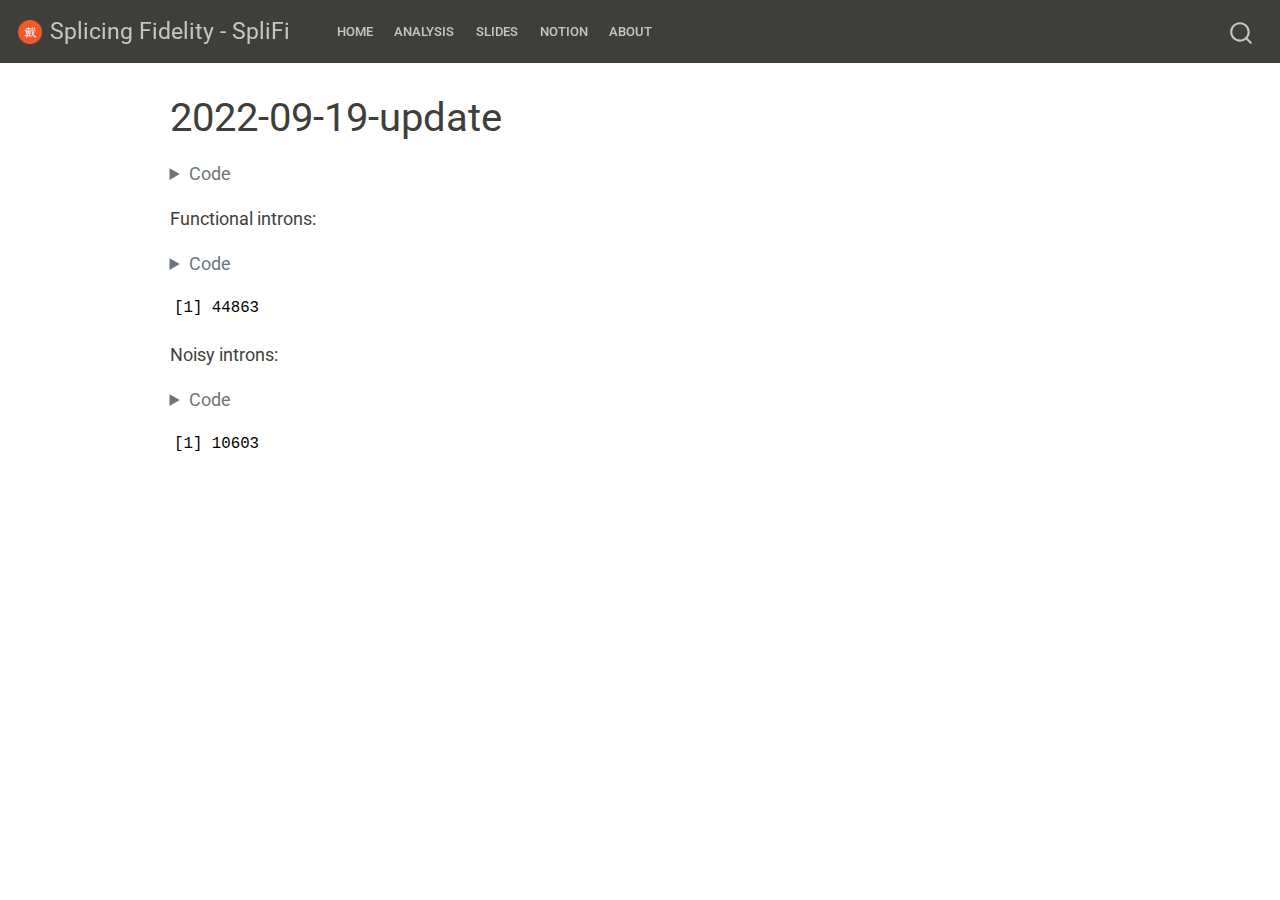
<file: docs/analysis/2022-09-17-update.html>
<!DOCTYPE html>
<html xmlns="http://www.w3.org/1999/xhtml" lang="en" xml:lang="en"><head>

<meta charset="utf-8">
<meta name="generator" content="quarto-1.1.149">

<meta name="viewport" content="width=device-width, initial-scale=1.0, user-scalable=yes">


<title>Splicing Fidelity - SpliFi - 2022-09-19-update</title>
<style>
code{white-space: pre-wrap;}
span.smallcaps{font-variant: small-caps;}
div.columns{display: flex; gap: min(4vw, 1.5em);}
div.column{flex: auto; overflow-x: auto;}
div.hanging-indent{margin-left: 1.5em; text-indent: -1.5em;}
ul.task-list{list-style: none;}
ul.task-list li input[type="checkbox"] {
  width: 0.8em;
  margin: 0 0.8em 0.2em -1.6em;
  vertical-align: middle;
}
pre > code.sourceCode { white-space: pre; position: relative; }
pre > code.sourceCode > span { display: inline-block; line-height: 1.25; }
pre > code.sourceCode > span:empty { height: 1.2em; }
.sourceCode { overflow: visible; }
code.sourceCode > span { color: inherit; text-decoration: inherit; }
div.sourceCode { margin: 1em 0; }
pre.sourceCode { margin: 0; }
@media screen {
div.sourceCode { overflow: auto; }
}
@media print {
pre > code.sourceCode { white-space: pre-wrap; }
pre > code.sourceCode > span { text-indent: -5em; padding-left: 5em; }
}
pre.numberSource code
  { counter-reset: source-line 0; }
pre.numberSource code > span
  { position: relative; left: -4em; counter-increment: source-line; }
pre.numberSource code > span > a:first-child::before
  { content: counter(source-line);
    position: relative; left: -1em; text-align: right; vertical-align: baseline;
    border: none; display: inline-block;
    -webkit-touch-callout: none; -webkit-user-select: none;
    -khtml-user-select: none; -moz-user-select: none;
    -ms-user-select: none; user-select: none;
    padding: 0 4px; width: 4em;
    color: #aaaaaa;
  }
pre.numberSource { margin-left: 3em; border-left: 1px solid #aaaaaa;  padding-left: 4px; }
div.sourceCode
  {   }
@media screen {
pre > code.sourceCode > span > a:first-child::before { text-decoration: underline; }
}
code span.al { color: #ff0000; font-weight: bold; } /* Alert */
code span.an { color: #60a0b0; font-weight: bold; font-style: italic; } /* Annotation */
code span.at { color: #7d9029; } /* Attribute */
code span.bn { color: #40a070; } /* BaseN */
code span.bu { color: #008000; } /* BuiltIn */
code span.cf { color: #007020; font-weight: bold; } /* ControlFlow */
code span.ch { color: #4070a0; } /* Char */
code span.cn { color: #880000; } /* Constant */
code span.co { color: #60a0b0; font-style: italic; } /* Comment */
code span.cv { color: #60a0b0; font-weight: bold; font-style: italic; } /* CommentVar */
code span.do { color: #ba2121; font-style: italic; } /* Documentation */
code span.dt { color: #902000; } /* DataType */
code span.dv { color: #40a070; } /* DecVal */
code span.er { color: #ff0000; font-weight: bold; } /* Error */
code span.ex { } /* Extension */
code span.fl { color: #40a070; } /* Float */
code span.fu { color: #06287e; } /* Function */
code span.im { color: #008000; font-weight: bold; } /* Import */
code span.in { color: #60a0b0; font-weight: bold; font-style: italic; } /* Information */
code span.kw { color: #007020; font-weight: bold; } /* Keyword */
code span.op { color: #666666; } /* Operator */
code span.ot { color: #007020; } /* Other */
code span.pp { color: #bc7a00; } /* Preprocessor */
code span.sc { color: #4070a0; } /* SpecialChar */
code span.ss { color: #bb6688; } /* SpecialString */
code span.st { color: #4070a0; } /* String */
code span.va { color: #19177c; } /* Variable */
code span.vs { color: #4070a0; } /* VerbatimString */
code span.wa { color: #60a0b0; font-weight: bold; font-style: italic; } /* Warning */
</style>


<script src="../site_libs/quarto-nav/quarto-nav.js"></script>
<script src="../site_libs/quarto-nav/headroom.min.js"></script>
<script src="../site_libs/clipboard/clipboard.min.js"></script>
<script src="../site_libs/quarto-search/autocomplete.umd.js"></script>
<script src="../site_libs/quarto-search/fuse.min.js"></script>
<script src="../site_libs/quarto-search/quarto-search.js"></script>
<meta name="quarto:offset" content="../">
<script src="../site_libs/quarto-html/quarto.js"></script>
<script src="../site_libs/quarto-html/popper.min.js"></script>
<script src="../site_libs/quarto-html/tippy.umd.min.js"></script>
<script src="../site_libs/quarto-html/anchor.min.js"></script>
<link href="../site_libs/quarto-html/tippy.css" rel="stylesheet">
<link href="../site_libs/quarto-html/quarto-syntax-highlighting.css" rel="stylesheet" id="quarto-text-highlighting-styles">
<script src="../site_libs/bootstrap/bootstrap.min.js"></script>
<link href="../site_libs/bootstrap/bootstrap-icons.css" rel="stylesheet">
<link href="../site_libs/bootstrap/bootstrap.min.css" rel="stylesheet" id="quarto-bootstrap" data-mode="light">
<script id="quarto-search-options" type="application/json">{
  "location": "navbar",
  "copy-button": false,
  "collapse-after": 3,
  "panel-placement": "end",
  "type": "overlay",
  "limit": 20,
  "language": {
    "search-no-results-text": "No results",
    "search-matching-documents-text": "matching documents",
    "search-copy-link-title": "Copy link to search",
    "search-hide-matches-text": "Hide additional matches",
    "search-more-match-text": "more match in this document",
    "search-more-matches-text": "more matches in this document",
    "search-clear-button-title": "Clear",
    "search-detached-cancel-button-title": "Cancel",
    "search-submit-button-title": "Submit"
  }
}</script>


<link rel="stylesheet" href="../styles.css">
</head>

<body class="nav-fixed">

<div id="quarto-search-results"></div>
  <header id="quarto-header" class="headroom fixed-top">
    <nav class="navbar navbar-expand-lg navbar-dark ">
      <div class="navbar-container container-fluid">
      <div class="navbar-brand-container">
    <a href="../index.html" class="navbar-brand navbar-brand-logo">
    <img src="../assets/logo.png" alt="" class="navbar-logo">
    </a>
    <a class="navbar-brand" href="../index.html">
    <span class="navbar-title">Splicing Fidelity - SpliFi</span>
    </a>
  </div>
          <button class="navbar-toggler" type="button" data-bs-toggle="collapse" data-bs-target="#navbarCollapse" aria-controls="navbarCollapse" aria-expanded="false" aria-label="Toggle navigation" onclick="if (window.quartoToggleHeadroom) { window.quartoToggleHeadroom(); }">
  <span class="navbar-toggler-icon"></span>
</button>
          <div class="collapse navbar-collapse" id="navbarCollapse">
            <ul class="navbar-nav navbar-nav-scroll me-auto">
  <li class="nav-item">
    <a class="nav-link" href="../index.html">Home</a>
  </li>  
  <li class="nav-item">
    <a class="nav-link" href="../analysis/index.html">Analysis</a>
  </li>  
  <li class="nav-item">
    <a class="nav-link" href="../slides/index.html">Slides</a>
  </li>  
  <li class="nav-item">
    <a class="nav-link" href="https://cdai.notion.site/Notes-0e18d7ec33cb44fc975cb9e139aa784b">Notion</a>
  </li>  
  <li class="nav-item">
    <a class="nav-link" href="../about.html">About</a>
  </li>  
</ul>
              <div id="quarto-search" class="" title="Search"></div>
          </div> <!-- /navcollapse -->
      </div> <!-- /container-fluid -->
    </nav>
</header>
<!-- content -->
<div id="quarto-content" class="quarto-container page-columns page-rows-contents page-layout-article page-navbar">
<!-- sidebar -->
<!-- margin-sidebar -->
    <div id="quarto-margin-sidebar" class="sidebar margin-sidebar">
        
    </div>
<!-- main -->
<main class="content" id="quarto-document-content">

<header id="title-block-header" class="quarto-title-block default">
<div class="quarto-title">
<h1 class="title">2022-09-19-update</h1>
</div>



<div class="quarto-title-meta">

    
    
  </div>
  

</header>

<div class="cell">
<details>
<summary>Code</summary>
<div class="sourceCode cell-code" id="cb1"><pre class="sourceCode r code-with-copy"><code class="sourceCode r"><span id="cb1-1"><a href="#cb1-1" aria-hidden="true" tabindex="-1"></a><span class="co"># noisy result</span></span>
<span id="cb1-2"><a href="#cb1-2" aria-hidden="true" tabindex="-1"></a>noisy_cts <span class="ot">=</span> <span class="fu">fread</span>(<span class="st">"../code/results/noise/out_perind.counts.noise.gz"</span>)</span>
<span id="cb1-3"><a href="#cb1-3" aria-hidden="true" tabindex="-1"></a><span class="fu">colnames</span>(noisy_cts) <span class="ot">=</span> <span class="fu">colnames</span>(noisy_cts) <span class="sc">%&gt;%</span> </span>
<span id="cb1-4"><a href="#cb1-4" aria-hidden="true" tabindex="-1"></a>  <span class="fu">str_extract</span>(<span class="st">"chrom|(SM</span><span class="sc">\\</span><span class="st">-[A-Z0-9]{5})"</span>)</span></code><button title="Copy to Clipboard" class="code-copy-button"><i class="bi"></i></button></pre></div>
</details>
</div>
<p>Functional introns:</p>
<div class="cell">
<details>
<summary>Code</summary>
<div class="sourceCode cell-code" id="cb2"><pre class="sourceCode r code-with-copy"><code class="sourceCode r"><span id="cb2-1"><a href="#cb2-1" aria-hidden="true" tabindex="-1"></a>noisy_cts[<span class="sc">!</span><span class="fu">str_detect</span>(chrom, <span class="st">"</span><span class="sc">\\</span><span class="st">*"</span>), chrom] <span class="sc">%&gt;%</span> unique <span class="sc">%&gt;%</span> length</span></code><button title="Copy to Clipboard" class="code-copy-button"><i class="bi"></i></button></pre></div>
</details>
<div class="cell-output cell-output-stdout">
<pre><code>[1] 44863</code></pre>
</div>
</div>
<p>Noisy introns:</p>
<div class="cell">
<details>
<summary>Code</summary>
<div class="sourceCode cell-code" id="cb4"><pre class="sourceCode r code-with-copy"><code class="sourceCode r"><span id="cb4-1"><a href="#cb4-1" aria-hidden="true" tabindex="-1"></a>noisy_cts[<span class="fu">str_detect</span>(chrom, <span class="st">"</span><span class="sc">\\</span><span class="st">*"</span>), chrom] <span class="sc">%&gt;%</span> unique <span class="sc">%&gt;%</span> length</span></code><button title="Copy to Clipboard" class="code-copy-button"><i class="bi"></i></button></pre></div>
</details>
<div class="cell-output cell-output-stdout">
<pre><code>[1] 10603</code></pre>
</div>
</div>



</main> <!-- /main -->
<script id="quarto-html-after-body" type="application/javascript">
window.document.addEventListener("DOMContentLoaded", function (event) {
  const toggleBodyColorMode = (bsSheetEl) => {
    const mode = bsSheetEl.getAttribute("data-mode");
    const bodyEl = window.document.querySelector("body");
    if (mode === "dark") {
      bodyEl.classList.add("quarto-dark");
      bodyEl.classList.remove("quarto-light");
    } else {
      bodyEl.classList.add("quarto-light");
      bodyEl.classList.remove("quarto-dark");
    }
  }
  const toggleBodyColorPrimary = () => {
    const bsSheetEl = window.document.querySelector("link#quarto-bootstrap");
    if (bsSheetEl) {
      toggleBodyColorMode(bsSheetEl);
    }
  }
  toggleBodyColorPrimary();  
  const icon = "";
  const anchorJS = new window.AnchorJS();
  anchorJS.options = {
    placement: 'right',
    icon: icon
  };
  anchorJS.add('.anchored');
  const clipboard = new window.ClipboardJS('.code-copy-button', {
    target: function(trigger) {
      return trigger.previousElementSibling;
    }
  });
  clipboard.on('success', function(e) {
    // button target
    const button = e.trigger;
    // don't keep focus
    button.blur();
    // flash "checked"
    button.classList.add('code-copy-button-checked');
    var currentTitle = button.getAttribute("title");
    button.setAttribute("title", "Copied!");
    setTimeout(function() {
      button.setAttribute("title", currentTitle);
      button.classList.remove('code-copy-button-checked');
    }, 1000);
    // clear code selection
    e.clearSelection();
  });
  function tippyHover(el, contentFn) {
    const config = {
      allowHTML: true,
      content: contentFn,
      maxWidth: 500,
      delay: 100,
      arrow: false,
      appendTo: function(el) {
          return el.parentElement;
      },
      interactive: true,
      interactiveBorder: 10,
      theme: 'quarto',
      placement: 'bottom-start'
    };
    window.tippy(el, config); 
  }
  const noterefs = window.document.querySelectorAll('a[role="doc-noteref"]');
  for (var i=0; i<noterefs.length; i++) {
    const ref = noterefs[i];
    tippyHover(ref, function() {
      // use id or data attribute instead here
      let href = ref.getAttribute('data-footnote-href') || ref.getAttribute('href');
      try { href = new URL(href).hash; } catch {}
      const id = href.replace(/^#\/?/, "");
      const note = window.document.getElementById(id);
      return note.innerHTML;
    });
  }
  var bibliorefs = window.document.querySelectorAll('a[role="doc-biblioref"]');
  for (var i=0; i<bibliorefs.length; i++) {
    const ref = bibliorefs[i];
    const cites = ref.parentNode.getAttribute('data-cites').split(' ');
    tippyHover(ref, function() {
      var popup = window.document.createElement('div');
      cites.forEach(function(cite) {
        var citeDiv = window.document.createElement('div');
        citeDiv.classList.add('hanging-indent');
        citeDiv.classList.add('csl-entry');
        var biblioDiv = window.document.getElementById('ref-' + cite);
        if (biblioDiv) {
          citeDiv.innerHTML = biblioDiv.innerHTML;
        }
        popup.appendChild(citeDiv);
      });
      return popup.innerHTML;
    });
  }
});
</script>
</div> <!-- /content -->



</body></html>
</file>
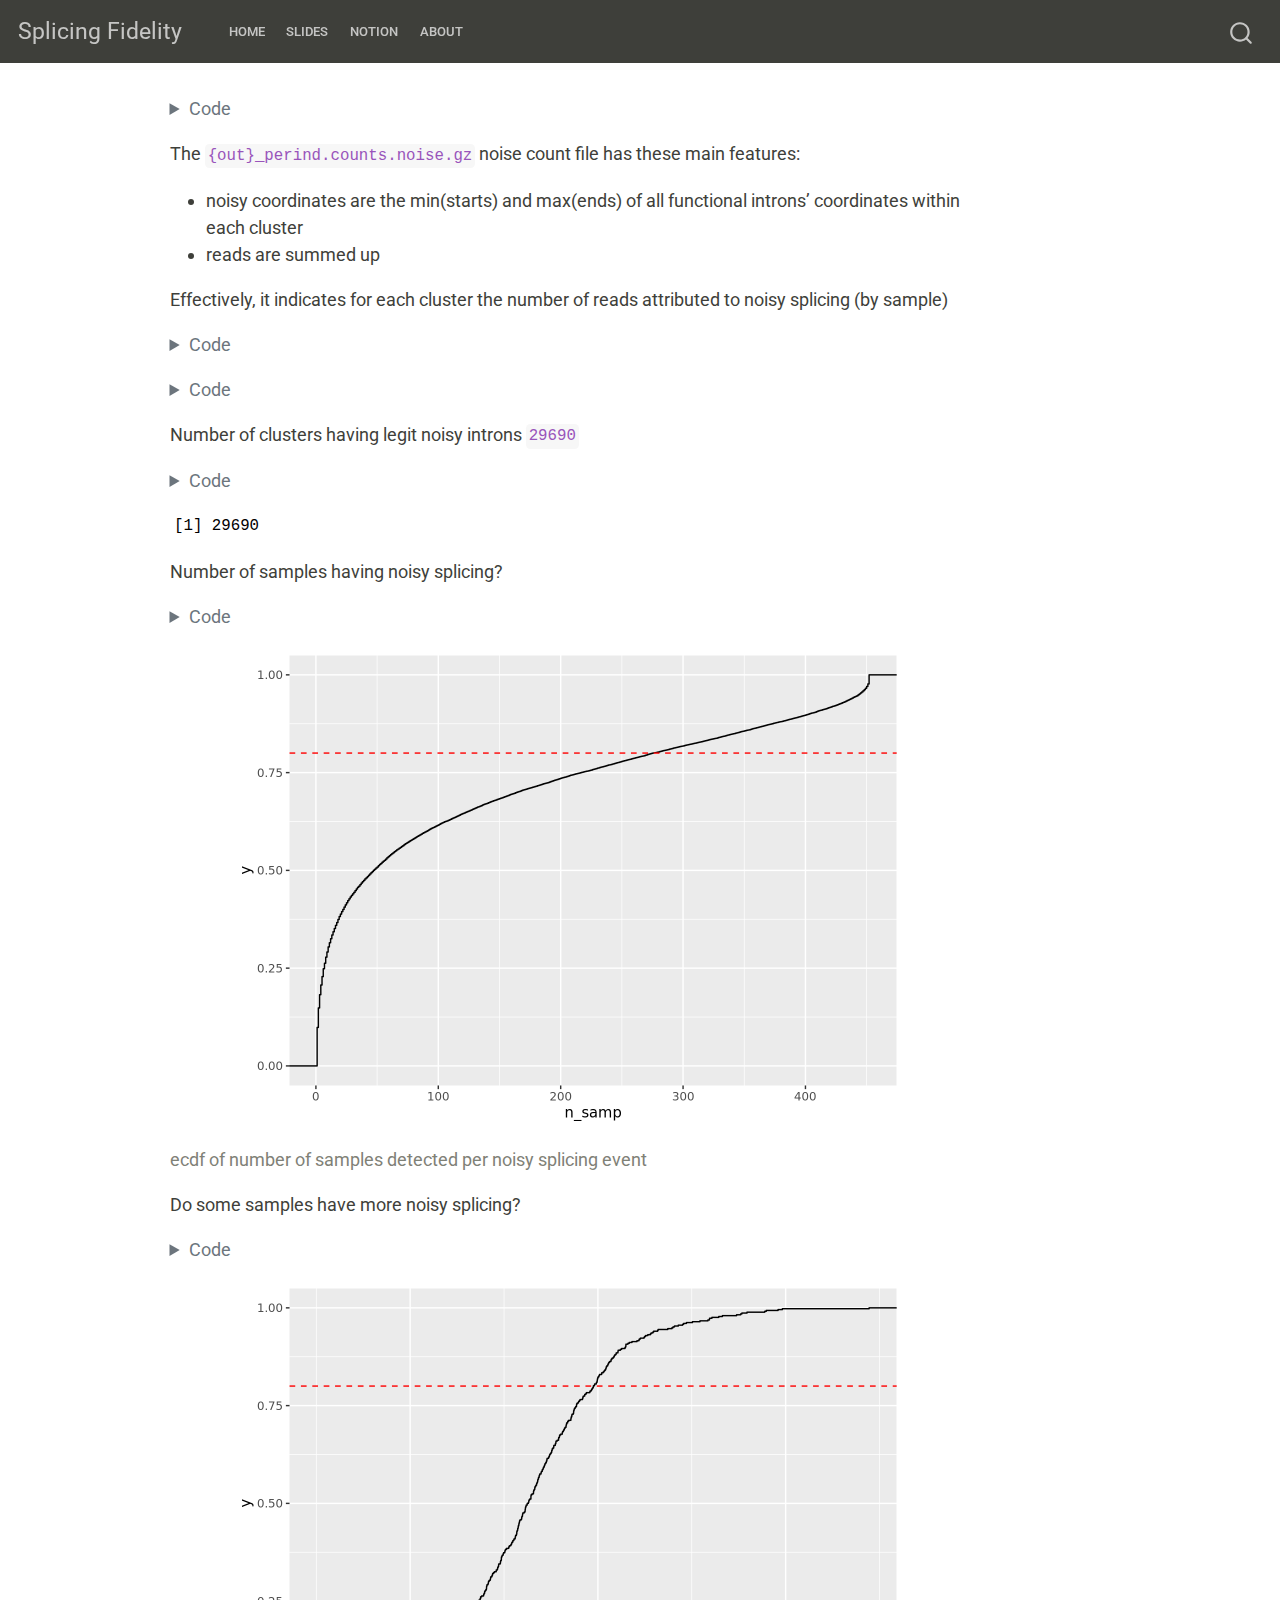
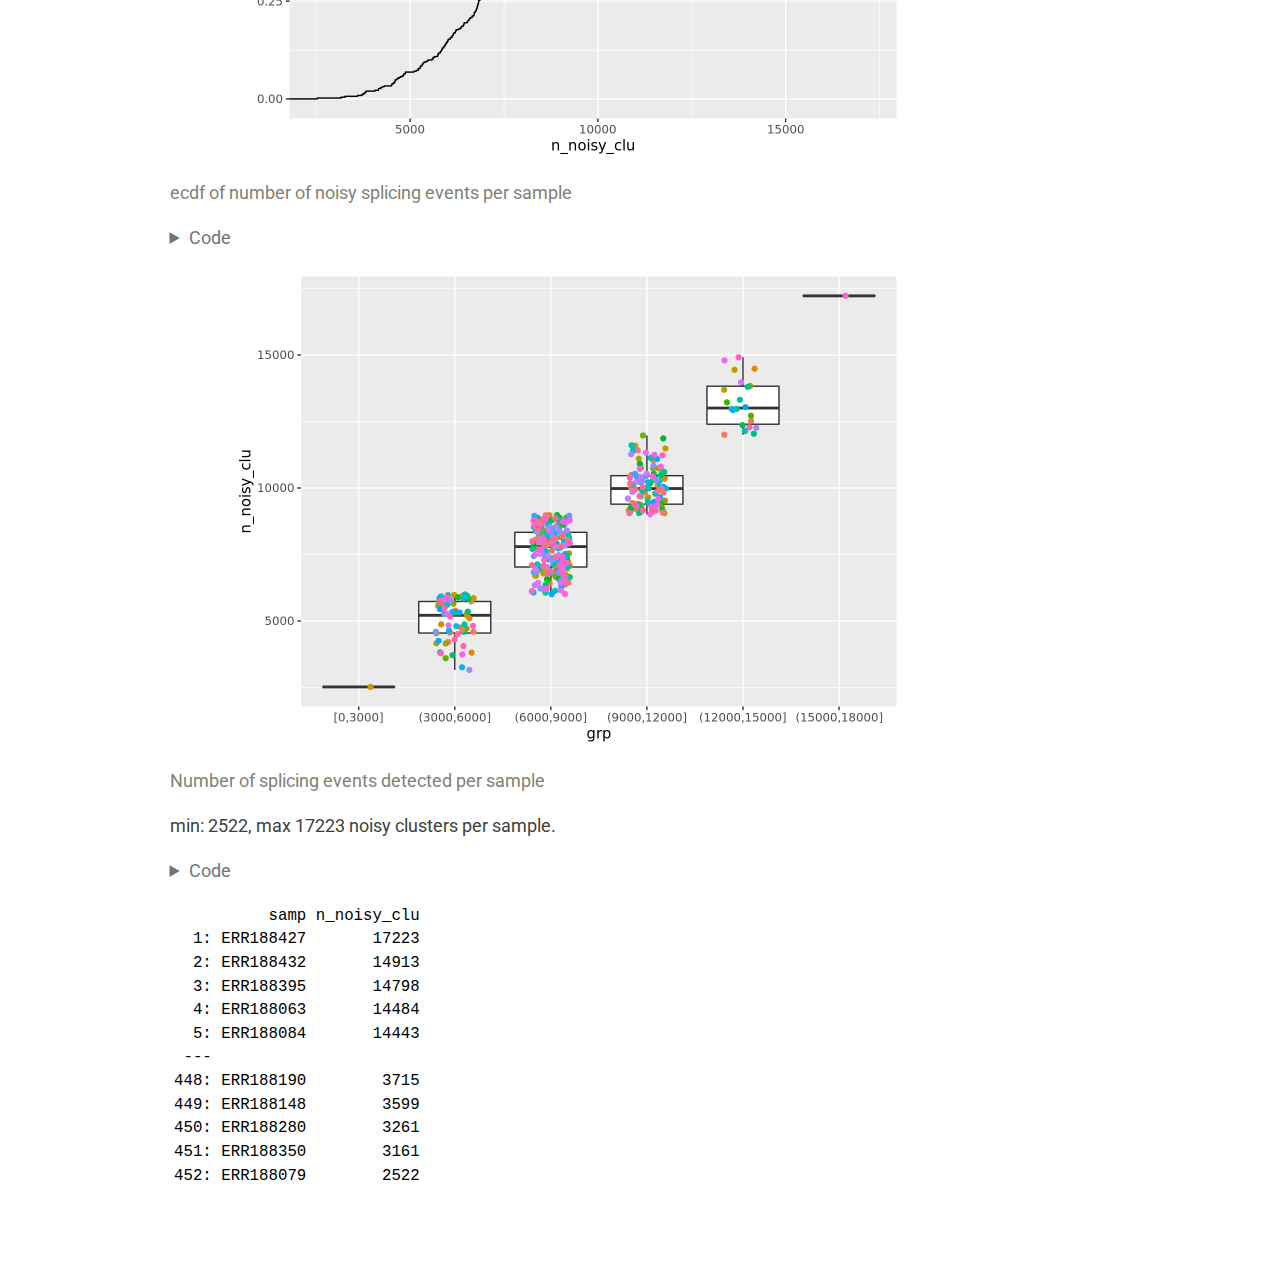
<file: docs/analysis/2022-10-03-geuvadis-noisy.html>
<!DOCTYPE html>
<html xmlns="http://www.w3.org/1999/xhtml" lang="en" xml:lang="en"><head>

<meta charset="utf-8">
<meta name="generator" content="quarto-1.1.149">

<meta name="viewport" content="width=device-width, initial-scale=1.0, user-scalable=yes">

<meta name="author" content="Chao Dai">
<meta name="dcterms.date" content="2022-10-03">

<title>Splicing Fidelity – geuvadis-noisy</title>
<style>
code{white-space: pre-wrap;}
span.smallcaps{font-variant: small-caps;}
div.columns{display: flex; gap: min(4vw, 1.5em);}
div.column{flex: auto; overflow-x: auto;}
div.hanging-indent{margin-left: 1.5em; text-indent: -1.5em;}
ul.task-list{list-style: none;}
ul.task-list li input[type="checkbox"] {
  width: 0.8em;
  margin: 0 0.8em 0.2em -1.6em;
  vertical-align: middle;
}
pre > code.sourceCode { white-space: pre; position: relative; }
pre > code.sourceCode > span { display: inline-block; line-height: 1.25; }
pre > code.sourceCode > span:empty { height: 1.2em; }
.sourceCode { overflow: visible; }
code.sourceCode > span { color: inherit; text-decoration: inherit; }
div.sourceCode { margin: 1em 0; }
pre.sourceCode { margin: 0; }
@media screen {
div.sourceCode { overflow: auto; }
}
@media print {
pre > code.sourceCode { white-space: pre-wrap; }
pre > code.sourceCode > span { text-indent: -5em; padding-left: 5em; }
}
pre.numberSource code
  { counter-reset: source-line 0; }
pre.numberSource code > span
  { position: relative; left: -4em; counter-increment: source-line; }
pre.numberSource code > span > a:first-child::before
  { content: counter(source-line);
    position: relative; left: -1em; text-align: right; vertical-align: baseline;
    border: none; display: inline-block;
    -webkit-touch-callout: none; -webkit-user-select: none;
    -khtml-user-select: none; -moz-user-select: none;
    -ms-user-select: none; user-select: none;
    padding: 0 4px; width: 4em;
    color: #aaaaaa;
  }
pre.numberSource { margin-left: 3em; border-left: 1px solid #aaaaaa;  padding-left: 4px; }
div.sourceCode
  {   }
@media screen {
pre > code.sourceCode > span > a:first-child::before { text-decoration: underline; }
}
code span.al { color: #ff0000; font-weight: bold; } /* Alert */
code span.an { color: #60a0b0; font-weight: bold; font-style: italic; } /* Annotation */
code span.at { color: #7d9029; } /* Attribute */
code span.bn { color: #40a070; } /* BaseN */
code span.bu { color: #008000; } /* BuiltIn */
code span.cf { color: #007020; font-weight: bold; } /* ControlFlow */
code span.ch { color: #4070a0; } /* Char */
code span.cn { color: #880000; } /* Constant */
code span.co { color: #60a0b0; font-style: italic; } /* Comment */
code span.cv { color: #60a0b0; font-weight: bold; font-style: italic; } /* CommentVar */
code span.do { color: #ba2121; font-style: italic; } /* Documentation */
code span.dt { color: #902000; } /* DataType */
code span.dv { color: #40a070; } /* DecVal */
code span.er { color: #ff0000; font-weight: bold; } /* Error */
code span.ex { } /* Extension */
code span.fl { color: #40a070; } /* Float */
code span.fu { color: #06287e; } /* Function */
code span.im { color: #008000; font-weight: bold; } /* Import */
code span.in { color: #60a0b0; font-weight: bold; font-style: italic; } /* Information */
code span.kw { color: #007020; font-weight: bold; } /* Keyword */
code span.op { color: #666666; } /* Operator */
code span.ot { color: #007020; } /* Other */
code span.pp { color: #bc7a00; } /* Preprocessor */
code span.sc { color: #4070a0; } /* SpecialChar */
code span.ss { color: #bb6688; } /* SpecialString */
code span.st { color: #4070a0; } /* String */
code span.va { color: #19177c; } /* Variable */
code span.vs { color: #4070a0; } /* VerbatimString */
code span.wa { color: #60a0b0; font-weight: bold; font-style: italic; } /* Warning */
</style>


<script src="../site_libs/quarto-nav/quarto-nav.js"></script>
<script src="../site_libs/quarto-nav/headroom.min.js"></script>
<script src="../site_libs/clipboard/clipboard.min.js"></script>
<script src="../site_libs/quarto-search/autocomplete.umd.js"></script>
<script src="../site_libs/quarto-search/fuse.min.js"></script>
<script src="../site_libs/quarto-search/quarto-search.js"></script>
<meta name="quarto:offset" content="../">
<script src="../site_libs/quarto-html/quarto.js"></script>
<script src="../site_libs/quarto-html/popper.min.js"></script>
<script src="../site_libs/quarto-html/tippy.umd.min.js"></script>
<script src="../site_libs/quarto-html/anchor.min.js"></script>
<link href="../site_libs/quarto-html/tippy.css" rel="stylesheet">
<link href="../site_libs/quarto-html/quarto-syntax-highlighting.css" rel="stylesheet" id="quarto-text-highlighting-styles">
<script src="../site_libs/bootstrap/bootstrap.min.js"></script>
<link href="../site_libs/bootstrap/bootstrap-icons.css" rel="stylesheet">
<link href="../site_libs/bootstrap/bootstrap.min.css" rel="stylesheet" id="quarto-bootstrap" data-mode="light">
<script id="quarto-search-options" type="application/json">{
  "location": "navbar",
  "copy-button": false,
  "collapse-after": 3,
  "panel-placement": "end",
  "type": "overlay",
  "limit": 20,
  "language": {
    "search-no-results-text": "No results",
    "search-matching-documents-text": "matching documents",
    "search-copy-link-title": "Copy link to search",
    "search-hide-matches-text": "Hide additional matches",
    "search-more-match-text": "more match in this document",
    "search-more-matches-text": "more matches in this document",
    "search-clear-button-title": "Clear",
    "search-detached-cancel-button-title": "Cancel",
    "search-submit-button-title": "Submit"
  }
}</script>


<link rel="stylesheet" href="../styles.css">
</head>

<body class="nav-fixed">

<div id="quarto-search-results"></div>
  <header id="quarto-header" class="headroom fixed-top">
    <nav class="navbar navbar-expand-lg navbar-dark ">
      <div class="navbar-container container-fluid">
      <div class="navbar-brand-container">
    <a class="navbar-brand" href="../index.html">
    <span class="navbar-title">Splicing Fidelity</span>
    </a>
  </div>
          <button class="navbar-toggler" type="button" data-bs-toggle="collapse" data-bs-target="#navbarCollapse" aria-controls="navbarCollapse" aria-expanded="false" aria-label="Toggle navigation" onclick="if (window.quartoToggleHeadroom) { window.quartoToggleHeadroom(); }">
  <span class="navbar-toggler-icon"></span>
</button>
          <div class="collapse navbar-collapse" id="navbarCollapse">
            <ul class="navbar-nav navbar-nav-scroll me-auto">
  <li class="nav-item">
    <a class="nav-link" href="../index.html">Home</a>
  </li>  
  <li class="nav-item">
    <a class="nav-link" href="../slides/index.html">Slides</a>
  </li>  
  <li class="nav-item">
    <a class="nav-link" href="https://cdai.notion.site/Notes-0e18d7ec33cb44fc975cb9e139aa784b">Notion</a>
  </li>  
  <li class="nav-item">
    <a class="nav-link" href="../about.html">About</a>
  </li>  
</ul>
              <div id="quarto-search" class="" title="Search"></div>
          </div> <!-- /navcollapse -->
      </div> <!-- /container-fluid -->
    </nav>
</header>
<!-- content -->
<div id="quarto-content" class="quarto-container page-columns page-rows-contents page-layout-article page-navbar">
<!-- sidebar -->
<!-- margin-sidebar -->
    <div id="quarto-margin-sidebar" class="sidebar margin-sidebar">
        
    </div>
<!-- main -->
<main class="content quarto-banner-title-block" id="quarto-document-content">



<div class="cell">
<details>
<summary>Code</summary>
<div class="sourceCode cell-code" id="cb1"><pre class="sourceCode r code-with-copy"><code class="sourceCode r"><span id="cb1-1"><a href="#cb1-1" aria-hidden="true" tabindex="-1"></a>noisy <span class="ot">=</span> <span class="fu">fread</span>(<span class="st">'../code/results/Geuvadis/noise/Geuvadis_perind.counts.noise.gz'</span>)</span>
<span id="cb1-2"><a href="#cb1-2" aria-hidden="true" tabindex="-1"></a><span class="co">#noisy_intr = fread('../code/results/Geuvadis/noise/Geuvadis_perind.counts.noise_by_intron.gz')</span></span></code><button title="Copy to Clipboard" class="code-copy-button"><i class="bi"></i></button></pre></div>
</details>
</div>
<p>The <code>{out}_perind.counts.noise.gz</code> noise count file has these main features:</p>
<ul>
<li>noisy coordinates are the min(starts) and max(ends) of all functional introns’ coordinates within each cluster</li>
<li>reads are summed up</li>
</ul>
<p>Effectively, it indicates for each cluster the number of reads attributed to noisy splicing (by sample)</p>
<div class="cell">
<details>
<summary>Code</summary>
<div class="sourceCode cell-code" id="cb2"><pre class="sourceCode r code-with-copy"><code class="sourceCode r"><span id="cb2-1"><a href="#cb2-1" aria-hidden="true" tabindex="-1"></a>split_chrom <span class="ot">=</span> <span class="cf">function</span>(chrom_v) {</span>
<span id="cb2-2"><a href="#cb2-2" aria-hidden="true" tabindex="-1"></a>  chrom_v <span class="ot">=</span> <span class="fu">str_split</span>(chrom_v, <span class="st">":"</span>) <span class="sc">%&gt;%</span> </span>
<span id="cb2-3"><a href="#cb2-3" aria-hidden="true" tabindex="-1"></a>  <span class="fu">map</span>(<span class="sc">~</span> <span class="fu">list</span>(<span class="at">chrom =</span> .x[<span class="dv">1</span>], </span>
<span id="cb2-4"><a href="#cb2-4" aria-hidden="true" tabindex="-1"></a>             <span class="at">start =</span> .x[<span class="dv">2</span>], </span>
<span id="cb2-5"><a href="#cb2-5" aria-hidden="true" tabindex="-1"></a>             <span class="at">end =</span> .x[<span class="dv">3</span>],</span>
<span id="cb2-6"><a href="#cb2-6" aria-hidden="true" tabindex="-1"></a>             <span class="at">strand =</span> <span class="fu">str_extract</span>(.x[<span class="dv">4</span>], <span class="st">"[</span><span class="sc">\\</span><span class="st">+</span><span class="sc">\\</span><span class="st">-]"</span>),</span>
<span id="cb2-7"><a href="#cb2-7" aria-hidden="true" tabindex="-1"></a>             <span class="at">clu =</span> <span class="fu">str_extract</span>(.x[<span class="dv">4</span>], <span class="st">"clu_[0-9]+"</span>),</span>
<span id="cb2-8"><a href="#cb2-8" aria-hidden="true" tabindex="-1"></a>             <span class="at">noisy =</span> <span class="fu">str_detect</span>(.x[<span class="dv">4</span>], <span class="st">"</span><span class="sc">\\</span><span class="st">*"</span>)</span>
<span id="cb2-9"><a href="#cb2-9" aria-hidden="true" tabindex="-1"></a>             )) <span class="sc">%&gt;%</span> </span>
<span id="cb2-10"><a href="#cb2-10" aria-hidden="true" tabindex="-1"></a>  <span class="fu">map</span>(as.data.table) <span class="sc">%&gt;%</span> </span>
<span id="cb2-11"><a href="#cb2-11" aria-hidden="true" tabindex="-1"></a>  <span class="fu">rbindlist</span>()</span>
<span id="cb2-12"><a href="#cb2-12" aria-hidden="true" tabindex="-1"></a>  <span class="fu">return</span>(chrom_v) <span class="co"># data.table</span></span>
<span id="cb2-13"><a href="#cb2-13" aria-hidden="true" tabindex="-1"></a>}</span></code><button title="Copy to Clipboard" class="code-copy-button"><i class="bi"></i></button></pre></div>
</details>
</div>
<div class="cell">
<details>
<summary>Code</summary>
<div class="sourceCode cell-code" id="cb3"><pre class="sourceCode r code-with-copy"><code class="sourceCode r"><span id="cb3-1"><a href="#cb3-1" aria-hidden="true" tabindex="-1"></a>noisy2 <span class="ot">=</span> noisy[, <span class="fu">c</span>(<span class="fu">split_chrom</span>(chrom), .SD), .SDcols <span class="ot">=</span> <span class="fu">patterns</span>(<span class="st">"^ERR"</span>)] <span class="sc">%&gt;%</span> </span>
<span id="cb3-2"><a href="#cb3-2" aria-hidden="true" tabindex="-1"></a>  <span class="fu">melt</span>(<span class="at">measure.vars =</span> <span class="fu">patterns</span>(<span class="st">"^ERR.+"</span>), </span>
<span id="cb3-3"><a href="#cb3-3" aria-hidden="true" tabindex="-1"></a>       <span class="at">variable.name =</span> <span class="st">"samp"</span>, </span>
<span id="cb3-4"><a href="#cb3-4" aria-hidden="true" tabindex="-1"></a>       <span class="at">value.name =</span> <span class="st">"frac"</span></span>
<span id="cb3-5"><a href="#cb3-5" aria-hidden="true" tabindex="-1"></a>       ) <span class="sc">%&gt;%</span> </span>
<span id="cb3-6"><a href="#cb3-6" aria-hidden="true" tabindex="-1"></a>  .[, <span class="st">`</span><span class="at">:=</span><span class="st">`</span>(</span>
<span id="cb3-7"><a href="#cb3-7" aria-hidden="true" tabindex="-1"></a>    <span class="at">num =</span> <span class="fu">str_split</span>(frac, <span class="st">"/"</span>, <span class="at">simplify =</span> T)[, <span class="dv">1</span>] <span class="sc">%&gt;%</span> as.integer,</span>
<span id="cb3-8"><a href="#cb3-8" aria-hidden="true" tabindex="-1"></a>    <span class="at">denom =</span> <span class="fu">str_split</span>(frac, <span class="st">"/"</span>, <span class="at">simplify =</span> T)[, <span class="dv">2</span>] <span class="sc">%&gt;%</span> as.integer</span>
<span id="cb3-9"><a href="#cb3-9" aria-hidden="true" tabindex="-1"></a>  )]</span>
<span id="cb3-10"><a href="#cb3-10" aria-hidden="true" tabindex="-1"></a>noisy2[, frac <span class="sc">:</span><span class="er">=</span> num<span class="sc">/</span>denom]</span></code><button title="Copy to Clipboard" class="code-copy-button"><i class="bi"></i></button></pre></div>
</details>
</div>
<p>Number of clusters having legit noisy introns <code>29690</code></p>
<div class="cell">
<details>
<summary>Code</summary>
<div class="sourceCode cell-code" id="cb4"><pre class="sourceCode r code-with-copy"><code class="sourceCode r"><span id="cb4-1"><a href="#cb4-1" aria-hidden="true" tabindex="-1"></a>noisy2[noisy <span class="sc">&amp;</span> num <span class="sc">&gt;</span> <span class="dv">2</span> <span class="sc">&amp;</span> denom <span class="sc">&gt;</span> <span class="dv">30</span> <span class="sc">&amp;</span> frac <span class="sc">&gt;</span> <span class="dv">0</span> <span class="sc">&amp;</span> frac <span class="sc">&lt;</span> <span class="dv">1</span>, clu] <span class="sc">%&gt;%</span> unique <span class="sc">%&gt;%</span> length</span></code><button title="Copy to Clipboard" class="code-copy-button"><i class="bi"></i></button></pre></div>
</details>
<div class="cell-output cell-output-stdout">
<pre><code>[1] 29690</code></pre>
</div>
</div>
<p>Number of samples having noisy splicing?</p>
<div class="cell">
<details>
<summary>Code</summary>
<div class="sourceCode cell-code" id="cb6"><pre class="sourceCode r code-with-copy"><code class="sourceCode r"><span id="cb6-1"><a href="#cb6-1" aria-hidden="true" tabindex="-1"></a>noisy2[noisy <span class="sc">&amp;</span> num <span class="sc">&gt;</span> <span class="dv">2</span> <span class="sc">&amp;</span> denom <span class="sc">&gt;</span> <span class="dv">30</span> <span class="sc">&amp;</span> frac <span class="sc">&gt;</span> <span class="dv">0</span> <span class="sc">&amp;</span> frac <span class="sc">&lt;</span> <span class="dv">1</span>,] <span class="sc">%&gt;%</span> </span>
<span id="cb6-2"><a href="#cb6-2" aria-hidden="true" tabindex="-1"></a>  .[, .(<span class="at">n_samp =</span> <span class="fu">length</span>(<span class="fu">unique</span>(samp))), by <span class="ot">=</span> clu] <span class="sc">%&gt;%</span> </span>
<span id="cb6-3"><a href="#cb6-3" aria-hidden="true" tabindex="-1"></a>  <span class="fu">ggplot</span>() <span class="sc">+</span> <span class="fu">stat_ecdf</span>(<span class="fu">aes</span>(n_samp)) <span class="sc">+</span> </span>
<span id="cb6-4"><a href="#cb6-4" aria-hidden="true" tabindex="-1"></a>    <span class="fu">geom_hline</span>(<span class="at">yintercept =</span> .<span class="dv">8</span>, <span class="at">color =</span> <span class="st">"red"</span>, <span class="at">linetype =</span> <span class="st">"dashed"</span>)</span></code><button title="Copy to Clipboard" class="code-copy-button"><i class="bi"></i></button></pre></div>
</details>
<div class="cell-output-display">
<div class="quarto-figure quarto-figure-center">
<figure class="figure">
<p><img src="2022-10-03-geuvadis-noisy_files/figure-html/unnamed-chunk-6-1.png" class="img-fluid figure-img" width="672"></p>
<p></p><figcaption class="figure-caption">ecdf of number of samples detected per noisy splicing event</figcaption><p></p>
</figure>
</div>
</div>
</div>
<p>Do some samples have more noisy splicing?</p>
<div class="cell">
<details>
<summary>Code</summary>
<div class="sourceCode cell-code" id="cb7"><pre class="sourceCode r code-with-copy"><code class="sourceCode r"><span id="cb7-1"><a href="#cb7-1" aria-hidden="true" tabindex="-1"></a>noisy2[noisy <span class="sc">&amp;</span> num <span class="sc">&gt;</span> <span class="dv">2</span> <span class="sc">&amp;</span> denom <span class="sc">&gt;</span> <span class="dv">30</span> <span class="sc">&amp;</span> frac <span class="sc">&gt;</span> <span class="dv">0</span> <span class="sc">&amp;</span> frac <span class="sc">&lt;</span> <span class="dv">1</span>,]  <span class="sc">%&gt;%</span> </span>
<span id="cb7-2"><a href="#cb7-2" aria-hidden="true" tabindex="-1"></a>  .[, .(<span class="at">n_noisy_clu =</span> <span class="fu">length</span>(<span class="fu">unique</span>(clu))), by <span class="ot">=</span> samp] <span class="sc">%&gt;%</span> </span>
<span id="cb7-3"><a href="#cb7-3" aria-hidden="true" tabindex="-1"></a>  .[, </span>
<span id="cb7-4"><a href="#cb7-4" aria-hidden="true" tabindex="-1"></a>    .(<span class="at">samp =</span> <span class="fu">str_split</span>(samp, <span class="st">"</span><span class="sc">\\</span><span class="st">."</span>, <span class="at">simplify =</span> T)[, <span class="dv">1</span>], </span>
<span id="cb7-5"><a href="#cb7-5" aria-hidden="true" tabindex="-1"></a>      n_noisy_clu)</span>
<span id="cb7-6"><a href="#cb7-6" aria-hidden="true" tabindex="-1"></a>  ] <span class="sc">%&gt;%</span> </span>
<span id="cb7-7"><a href="#cb7-7" aria-hidden="true" tabindex="-1"></a>  <span class="fu">ggplot</span>() <span class="sc">+</span> <span class="fu">stat_ecdf</span>(<span class="fu">aes</span>(n_noisy_clu)) <span class="sc">+</span> </span>
<span id="cb7-8"><a href="#cb7-8" aria-hidden="true" tabindex="-1"></a>    <span class="fu">geom_hline</span>(<span class="at">yintercept =</span> .<span class="dv">8</span>, <span class="at">color =</span> <span class="st">'red'</span>, <span class="at">linetype =</span> <span class="st">"dashed"</span>)</span></code><button title="Copy to Clipboard" class="code-copy-button"><i class="bi"></i></button></pre></div>
</details>
<div class="cell-output-display">
<div class="quarto-figure quarto-figure-center">
<figure class="figure">
<p><img src="2022-10-03-geuvadis-noisy_files/figure-html/unnamed-chunk-7-1.png" class="img-fluid figure-img" width="672"></p>
<p></p><figcaption class="figure-caption">ecdf of number of noisy splicing events per sample</figcaption><p></p>
</figure>
</div>
</div>
</div>
<div class="cell">
<details>
<summary>Code</summary>
<div class="sourceCode cell-code" id="cb8"><pre class="sourceCode r code-with-copy"><code class="sourceCode r"><span id="cb8-1"><a href="#cb8-1" aria-hidden="true" tabindex="-1"></a>noisy2[noisy <span class="sc">&amp;</span> num <span class="sc">&gt;</span> <span class="dv">2</span> <span class="sc">&amp;</span> denom <span class="sc">&gt;</span> <span class="dv">30</span> <span class="sc">&amp;</span> frac <span class="sc">&gt;</span> <span class="dv">0</span> <span class="sc">&amp;</span> frac <span class="sc">&lt;</span> <span class="dv">1</span>,]  <span class="sc">%&gt;%</span> </span>
<span id="cb8-2"><a href="#cb8-2" aria-hidden="true" tabindex="-1"></a>  .[, .(<span class="at">n_noisy_clu =</span> <span class="fu">length</span>(<span class="fu">unique</span>(clu))), by <span class="ot">=</span> samp] <span class="sc">%&gt;%</span> </span>
<span id="cb8-3"><a href="#cb8-3" aria-hidden="true" tabindex="-1"></a>  .[, </span>
<span id="cb8-4"><a href="#cb8-4" aria-hidden="true" tabindex="-1"></a>    .(<span class="at">samp =</span> <span class="fu">str_split</span>(samp, <span class="st">"</span><span class="sc">\\</span><span class="st">."</span>, <span class="at">simplify =</span> T)[, <span class="dv">1</span>], </span>
<span id="cb8-5"><a href="#cb8-5" aria-hidden="true" tabindex="-1"></a>      n_noisy_clu,</span>
<span id="cb8-6"><a href="#cb8-6" aria-hidden="true" tabindex="-1"></a>      <span class="at">grp =</span> <span class="fu">cut_interval</span>(n_noisy_clu, <span class="at">length =</span> <span class="dv">3000</span>, <span class="at">dig.lab =</span> <span class="dv">6</span>))</span>
<span id="cb8-7"><a href="#cb8-7" aria-hidden="true" tabindex="-1"></a>  ] <span class="sc">%&gt;%</span> </span>
<span id="cb8-8"><a href="#cb8-8" aria-hidden="true" tabindex="-1"></a>  <span class="fu">ggplot</span>() <span class="sc">+</span> <span class="fu">geom_boxplot</span>(<span class="fu">aes</span>(grp, n_noisy_clu)) <span class="sc">+</span> </span>
<span id="cb8-9"><a href="#cb8-9" aria-hidden="true" tabindex="-1"></a>    <span class="fu">geom_point</span>(<span class="fu">aes</span>(grp, n_noisy_clu, <span class="at">color =</span> samp), <span class="at">position =</span> <span class="fu">position_jitter</span>(<span class="at">width =</span> .<span class="dv">2</span>, <span class="at">height =</span> .<span class="dv">2</span>)) <span class="sc">+</span> </span>
<span id="cb8-10"><a href="#cb8-10" aria-hidden="true" tabindex="-1"></a>    <span class="fu">theme</span>(<span class="at">legend.position =</span> <span class="st">"None"</span>)</span></code><button title="Copy to Clipboard" class="code-copy-button"><i class="bi"></i></button></pre></div>
</details>
<div class="cell-output-display">
<div class="quarto-figure quarto-figure-center">
<figure class="figure">
<p><img src="2022-10-03-geuvadis-noisy_files/figure-html/unnamed-chunk-8-1.png" class="img-fluid figure-img" width="672"></p>
<p></p><figcaption class="figure-caption">Number of splicing events detected per sample</figcaption><p></p>
</figure>
</div>
</div>
</div>
<p>min: 2522, max 17223 noisy clusters per sample.</p>
<div class="cell">
<details>
<summary>Code</summary>
<div class="sourceCode cell-code" id="cb9"><pre class="sourceCode r code-with-copy"><code class="sourceCode r"><span id="cb9-1"><a href="#cb9-1" aria-hidden="true" tabindex="-1"></a>noisy2[noisy <span class="sc">&amp;</span> num <span class="sc">&gt;</span> <span class="dv">2</span> <span class="sc">&amp;</span> denom <span class="sc">&gt;</span> <span class="dv">30</span> <span class="sc">&amp;</span> frac <span class="sc">&gt;</span> <span class="dv">0</span> <span class="sc">&amp;</span> frac <span class="sc">&lt;</span> <span class="dv">1</span>,]  <span class="sc">%&gt;%</span> </span>
<span id="cb9-2"><a href="#cb9-2" aria-hidden="true" tabindex="-1"></a>  .[, .(<span class="at">n_noisy_clu =</span> <span class="fu">length</span>(<span class="fu">unique</span>(clu))), by <span class="ot">=</span> samp] <span class="sc">%&gt;%</span> </span>
<span id="cb9-3"><a href="#cb9-3" aria-hidden="true" tabindex="-1"></a>  .[, </span>
<span id="cb9-4"><a href="#cb9-4" aria-hidden="true" tabindex="-1"></a>    .(<span class="at">samp =</span> <span class="fu">str_split</span>(samp, <span class="st">"</span><span class="sc">\\</span><span class="st">."</span>, <span class="at">simplify =</span> T)[, <span class="dv">1</span>], </span>
<span id="cb9-5"><a href="#cb9-5" aria-hidden="true" tabindex="-1"></a>      n_noisy_clu)</span>
<span id="cb9-6"><a href="#cb9-6" aria-hidden="true" tabindex="-1"></a>  ] <span class="sc">%&gt;%</span> </span>
<span id="cb9-7"><a href="#cb9-7" aria-hidden="true" tabindex="-1"></a>  .[<span class="fu">order</span>(<span class="sc">-</span>n_noisy_clu)]</span></code><button title="Copy to Clipboard" class="code-copy-button"><i class="bi"></i></button></pre></div>
</details>
<div class="cell-output cell-output-stdout">
<pre><code>          samp n_noisy_clu
  1: ERR188427       17223
  2: ERR188432       14913
  3: ERR188395       14798
  4: ERR188063       14484
  5: ERR188084       14443
 ---                      
448: ERR188190        3715
449: ERR188148        3599
450: ERR188280        3261
451: ERR188350        3161
452: ERR188079        2522</code></pre>
</div>
</div>



</main> <!-- /main -->
<script id="quarto-html-after-body" type="application/javascript">
window.document.addEventListener("DOMContentLoaded", function (event) {
  const toggleBodyColorMode = (bsSheetEl) => {
    const mode = bsSheetEl.getAttribute("data-mode");
    const bodyEl = window.document.querySelector("body");
    if (mode === "dark") {
      bodyEl.classList.add("quarto-dark");
      bodyEl.classList.remove("quarto-light");
    } else {
      bodyEl.classList.add("quarto-light");
      bodyEl.classList.remove("quarto-dark");
    }
  }
  const toggleBodyColorPrimary = () => {
    const bsSheetEl = window.document.querySelector("link#quarto-bootstrap");
    if (bsSheetEl) {
      toggleBodyColorMode(bsSheetEl);
    }
  }
  toggleBodyColorPrimary();  
  const icon = "";
  const anchorJS = new window.AnchorJS();
  anchorJS.options = {
    placement: 'right',
    icon: icon
  };
  anchorJS.add('.anchored');
  const clipboard = new window.ClipboardJS('.code-copy-button', {
    target: function(trigger) {
      return trigger.previousElementSibling;
    }
  });
  clipboard.on('success', function(e) {
    // button target
    const button = e.trigger;
    // don't keep focus
    button.blur();
    // flash "checked"
    button.classList.add('code-copy-button-checked');
    var currentTitle = button.getAttribute("title");
    button.setAttribute("title", "Copied!");
    setTimeout(function() {
      button.setAttribute("title", currentTitle);
      button.classList.remove('code-copy-button-checked');
    }, 1000);
    // clear code selection
    e.clearSelection();
  });
  function tippyHover(el, contentFn) {
    const config = {
      allowHTML: true,
      content: contentFn,
      maxWidth: 500,
      delay: 100,
      arrow: false,
      appendTo: function(el) {
          return el.parentElement;
      },
      interactive: true,
      interactiveBorder: 10,
      theme: 'quarto',
      placement: 'bottom-start'
    };
    window.tippy(el, config); 
  }
  const noterefs = window.document.querySelectorAll('a[role="doc-noteref"]');
  for (var i=0; i<noterefs.length; i++) {
    const ref = noterefs[i];
    tippyHover(ref, function() {
      // use id or data attribute instead here
      let href = ref.getAttribute('data-footnote-href') || ref.getAttribute('href');
      try { href = new URL(href).hash; } catch {}
      const id = href.replace(/^#\/?/, "");
      const note = window.document.getElementById(id);
      return note.innerHTML;
    });
  }
  var bibliorefs = window.document.querySelectorAll('a[role="doc-biblioref"]');
  for (var i=0; i<bibliorefs.length; i++) {
    const ref = bibliorefs[i];
    const cites = ref.parentNode.getAttribute('data-cites').split(' ');
    tippyHover(ref, function() {
      var popup = window.document.createElement('div');
      cites.forEach(function(cite) {
        var citeDiv = window.document.createElement('div');
        citeDiv.classList.add('hanging-indent');
        citeDiv.classList.add('csl-entry');
        var biblioDiv = window.document.getElementById('ref-' + cite);
        if (biblioDiv) {
          citeDiv.innerHTML = biblioDiv.innerHTML;
        }
        popup.appendChild(citeDiv);
      });
      return popup.innerHTML;
    });
  }
});
</script>
</div> <!-- /content -->



</body></html>
</file>
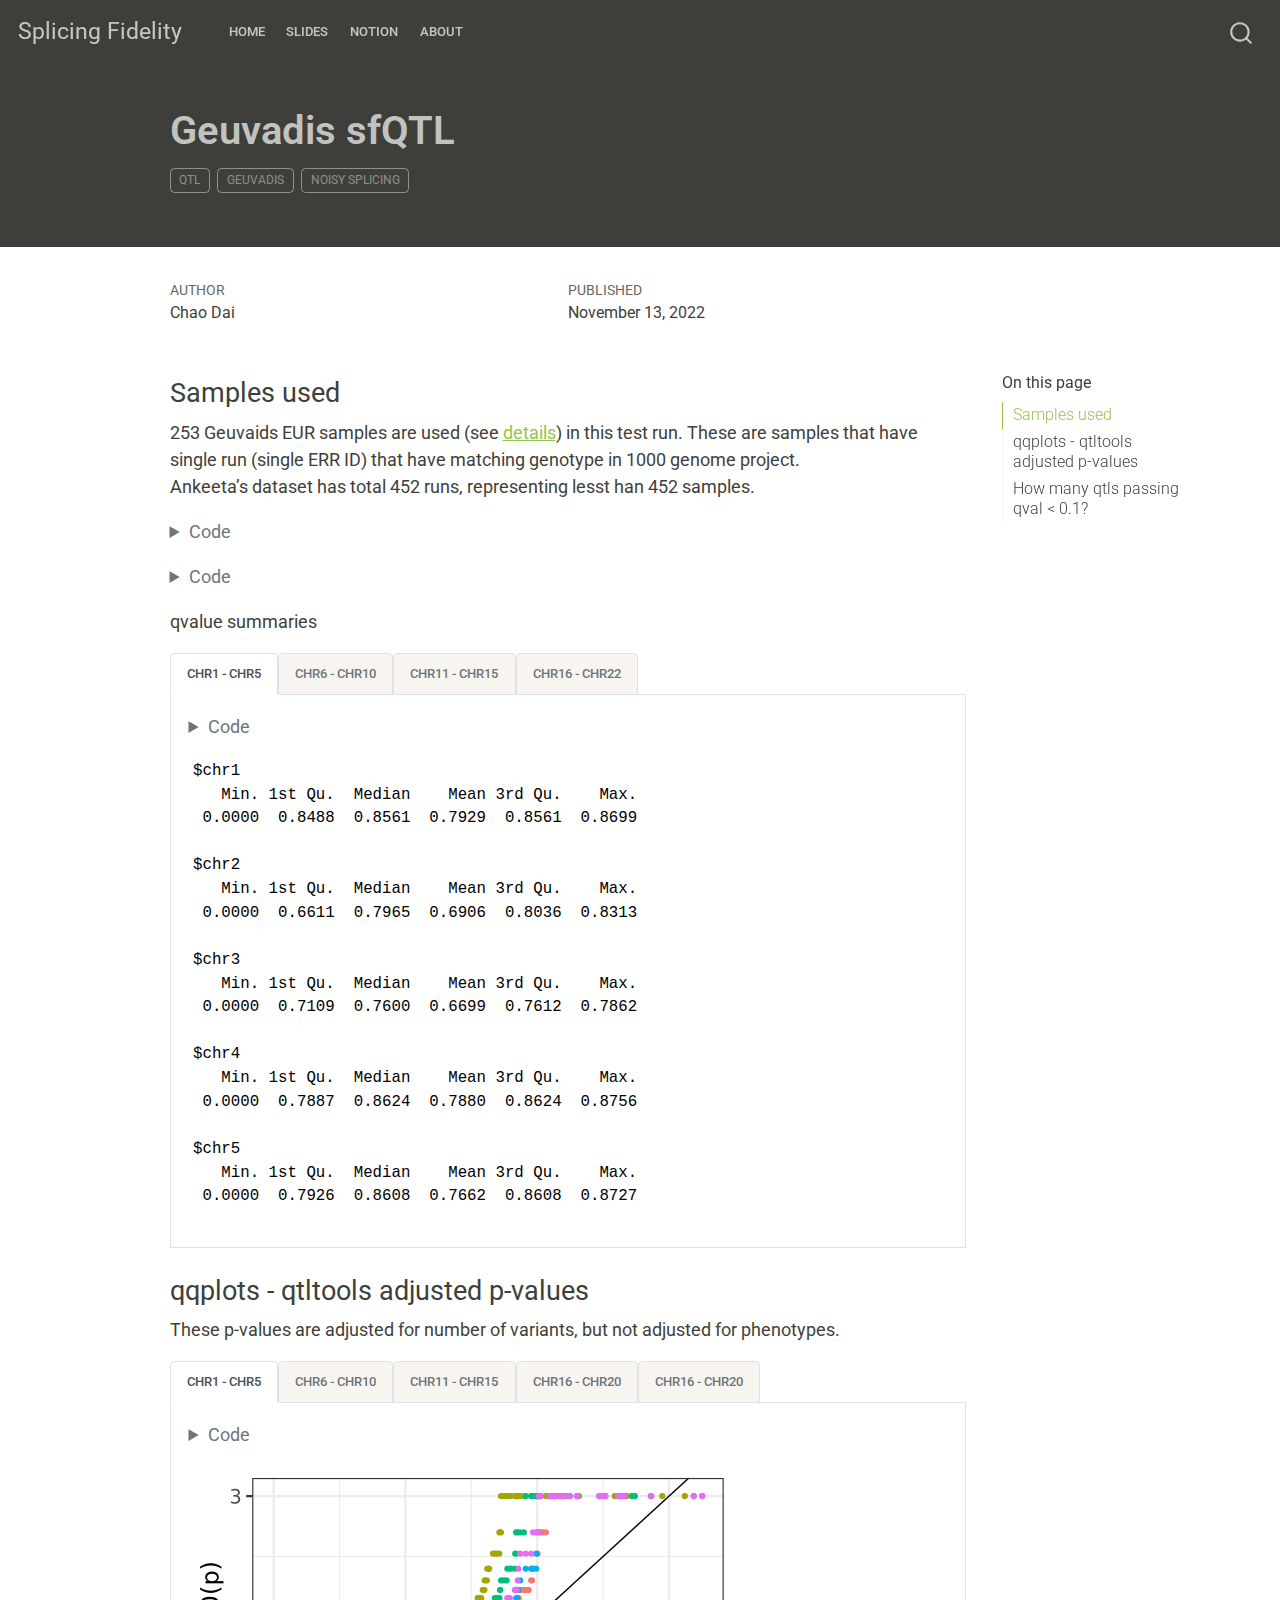
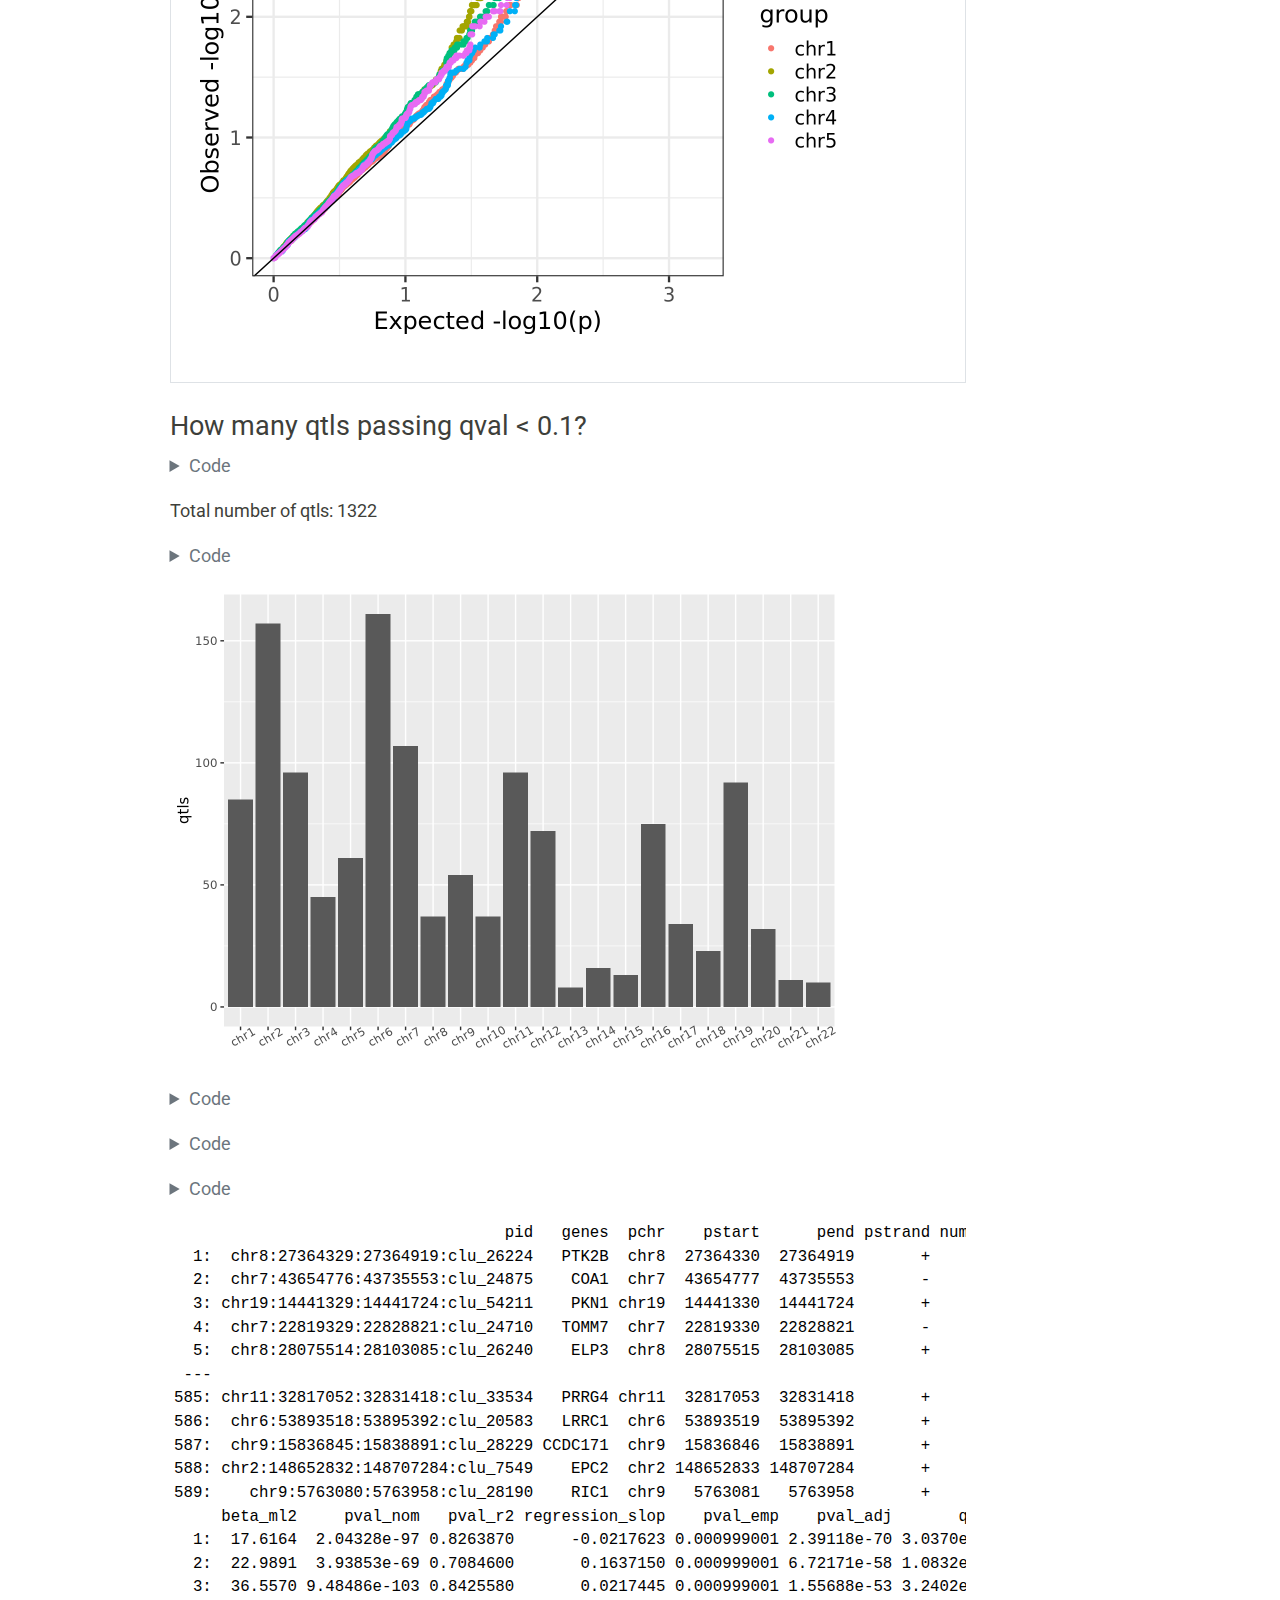
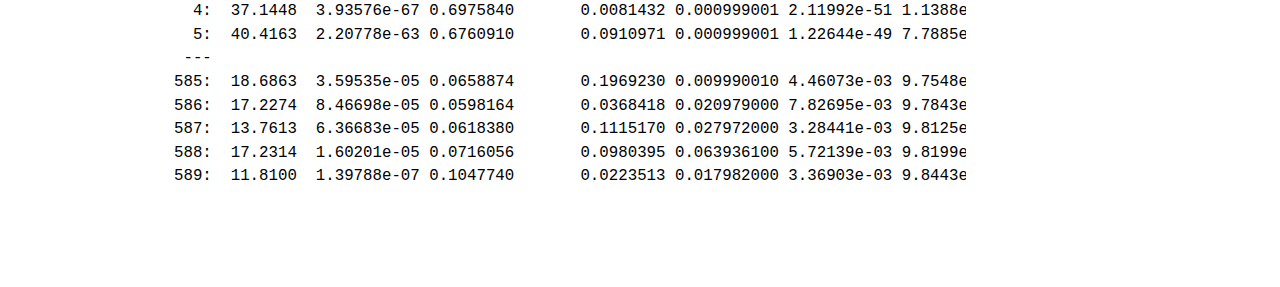
<file: docs/analysis/2022-11-13-geuvadis_qtl.pub.html>
<!DOCTYPE html>
<html xmlns="http://www.w3.org/1999/xhtml" lang="en" xml:lang="en"><head>

<meta charset="utf-8">
<meta name="generator" content="quarto-1.1.149">

<meta name="viewport" content="width=device-width, initial-scale=1.0, user-scalable=yes">

<meta name="author" content="Chao Dai">
<meta name="dcterms.date" content="2022-11-13">

<title>Splicing Fidelity - Geuvadis sfQTL</title>
<style>
code{white-space: pre-wrap;}
span.smallcaps{font-variant: small-caps;}
div.columns{display: flex; gap: min(4vw, 1.5em);}
div.column{flex: auto; overflow-x: auto;}
div.hanging-indent{margin-left: 1.5em; text-indent: -1.5em;}
ul.task-list{list-style: none;}
ul.task-list li input[type="checkbox"] {
  width: 0.8em;
  margin: 0 0.8em 0.2em -1.6em;
  vertical-align: middle;
}
pre > code.sourceCode { white-space: pre; position: relative; }
pre > code.sourceCode > span { display: inline-block; line-height: 1.25; }
pre > code.sourceCode > span:empty { height: 1.2em; }
.sourceCode { overflow: visible; }
code.sourceCode > span { color: inherit; text-decoration: inherit; }
div.sourceCode { margin: 1em 0; }
pre.sourceCode { margin: 0; }
@media screen {
div.sourceCode { overflow: auto; }
}
@media print {
pre > code.sourceCode { white-space: pre-wrap; }
pre > code.sourceCode > span { text-indent: -5em; padding-left: 5em; }
}
pre.numberSource code
  { counter-reset: source-line 0; }
pre.numberSource code > span
  { position: relative; left: -4em; counter-increment: source-line; }
pre.numberSource code > span > a:first-child::before
  { content: counter(source-line);
    position: relative; left: -1em; text-align: right; vertical-align: baseline;
    border: none; display: inline-block;
    -webkit-touch-callout: none; -webkit-user-select: none;
    -khtml-user-select: none; -moz-user-select: none;
    -ms-user-select: none; user-select: none;
    padding: 0 4px; width: 4em;
    color: #aaaaaa;
  }
pre.numberSource { margin-left: 3em; border-left: 1px solid #aaaaaa;  padding-left: 4px; }
div.sourceCode
  {   }
@media screen {
pre > code.sourceCode > span > a:first-child::before { text-decoration: underline; }
}
code span.al { color: #ff0000; font-weight: bold; } /* Alert */
code span.an { color: #60a0b0; font-weight: bold; font-style: italic; } /* Annotation */
code span.at { color: #7d9029; } /* Attribute */
code span.bn { color: #40a070; } /* BaseN */
code span.bu { color: #008000; } /* BuiltIn */
code span.cf { color: #007020; font-weight: bold; } /* ControlFlow */
code span.ch { color: #4070a0; } /* Char */
code span.cn { color: #880000; } /* Constant */
code span.co { color: #60a0b0; font-style: italic; } /* Comment */
code span.cv { color: #60a0b0; font-weight: bold; font-style: italic; } /* CommentVar */
code span.do { color: #ba2121; font-style: italic; } /* Documentation */
code span.dt { color: #902000; } /* DataType */
code span.dv { color: #40a070; } /* DecVal */
code span.er { color: #ff0000; font-weight: bold; } /* Error */
code span.ex { } /* Extension */
code span.fl { color: #40a070; } /* Float */
code span.fu { color: #06287e; } /* Function */
code span.im { color: #008000; font-weight: bold; } /* Import */
code span.in { color: #60a0b0; font-weight: bold; font-style: italic; } /* Information */
code span.kw { color: #007020; font-weight: bold; } /* Keyword */
code span.op { color: #666666; } /* Operator */
code span.ot { color: #007020; } /* Other */
code span.pp { color: #bc7a00; } /* Preprocessor */
code span.sc { color: #4070a0; } /* SpecialChar */
code span.ss { color: #bb6688; } /* SpecialString */
code span.st { color: #4070a0; } /* String */
code span.va { color: #19177c; } /* Variable */
code span.vs { color: #4070a0; } /* VerbatimString */
code span.wa { color: #60a0b0; font-weight: bold; font-style: italic; } /* Warning */
</style>


<script src="../site_libs/quarto-nav/quarto-nav.js"></script>
<script src="../site_libs/quarto-nav/headroom.min.js"></script>
<script src="../site_libs/clipboard/clipboard.min.js"></script>
<script src="../site_libs/quarto-search/autocomplete.umd.js"></script>
<script src="../site_libs/quarto-search/fuse.min.js"></script>
<script src="../site_libs/quarto-search/quarto-search.js"></script>
<meta name="quarto:offset" content="../">
<script src="../site_libs/quarto-html/quarto.js"></script>
<script src="../site_libs/quarto-html/popper.min.js"></script>
<script src="../site_libs/quarto-html/tippy.umd.min.js"></script>
<script src="../site_libs/quarto-html/anchor.min.js"></script>
<link href="../site_libs/quarto-html/tippy.css" rel="stylesheet">
<link href="../site_libs/quarto-html/quarto-syntax-highlighting.css" rel="stylesheet" id="quarto-text-highlighting-styles">
<script src="../site_libs/bootstrap/bootstrap.min.js"></script>
<link href="../site_libs/bootstrap/bootstrap-icons.css" rel="stylesheet">
<link href="../site_libs/bootstrap/bootstrap.min.css" rel="stylesheet" id="quarto-bootstrap" data-mode="light">
<script id="quarto-search-options" type="application/json">{
  "location": "navbar",
  "copy-button": false,
  "collapse-after": 3,
  "panel-placement": "end",
  "type": "overlay",
  "limit": 20,
  "language": {
    "search-no-results-text": "No results",
    "search-matching-documents-text": "matching documents",
    "search-copy-link-title": "Copy link to search",
    "search-hide-matches-text": "Hide additional matches",
    "search-more-match-text": "more match in this document",
    "search-more-matches-text": "more matches in this document",
    "search-clear-button-title": "Clear",
    "search-detached-cancel-button-title": "Cancel",
    "search-submit-button-title": "Submit"
  }
}</script>


<link rel="stylesheet" href="../styles.css">
</head>

<body class="nav-fixed">

<div id="quarto-search-results"></div>
  <header id="quarto-header" class="headroom fixed-top">
    <nav class="navbar navbar-expand-lg navbar-dark ">
      <div class="navbar-container container-fluid">
      <div class="navbar-brand-container">
    <a class="navbar-brand" href="../index.html">
    <span class="navbar-title">Splicing Fidelity</span>
    </a>
  </div>
          <button class="navbar-toggler" type="button" data-bs-toggle="collapse" data-bs-target="#navbarCollapse" aria-controls="navbarCollapse" aria-expanded="false" aria-label="Toggle navigation" onclick="if (window.quartoToggleHeadroom) { window.quartoToggleHeadroom(); }">
  <span class="navbar-toggler-icon"></span>
</button>
          <div class="collapse navbar-collapse" id="navbarCollapse">
            <ul class="navbar-nav navbar-nav-scroll me-auto">
  <li class="nav-item">
    <a class="nav-link" href="../index.html">Home</a>
  </li>  
  <li class="nav-item">
    <a class="nav-link" href="../slides/index.html">Slides</a>
  </li>  
  <li class="nav-item">
    <a class="nav-link" href="https://cdai.notion.site/Notes-0e18d7ec33cb44fc975cb9e139aa784b">Notion</a>
  </li>  
  <li class="nav-item">
    <a class="nav-link" href="../about.html">About</a>
  </li>  
</ul>
              <div id="quarto-search" class="" title="Search"></div>
          </div> <!-- /navcollapse -->
      </div> <!-- /container-fluid -->
    </nav>
</header>
<!-- content -->
<header id="title-block-header" class="quarto-title-block default page-columns page-full">
  <div class="quarto-title-banner page-columns page-full">
    <div class="quarto-title column-body">
      <h1 class="title">Geuvadis sfQTL</h1>
                                <div class="quarto-categories">
                <div class="quarto-category">QTL</div>
                <div class="quarto-category">Geuvadis</div>
                <div class="quarto-category">noisy splicing</div>
              </div>
                  </div>
  </div>
    
  
  <div class="quarto-title-meta">

      <div>
      <div class="quarto-title-meta-heading">Author</div>
      <div class="quarto-title-meta-contents">
               <p>Chao Dai </p>
            </div>
    </div>
      
      <div>
      <div class="quarto-title-meta-heading">Published</div>
      <div class="quarto-title-meta-contents">
        <p class="date">November 13, 2022</p>
      </div>
    </div>
      
    </div>
    
  
  </header><div id="quarto-content" class="quarto-container page-columns page-rows-contents page-layout-article page-navbar">
<!-- sidebar -->
<!-- margin-sidebar -->
    <div id="quarto-margin-sidebar" class="sidebar margin-sidebar">
        <nav id="TOC" role="doc-toc" class="toc-active">
    <h2 id="toc-title">On this page</h2>
   
  <ul>
  <li><a href="#samples-used" id="toc-samples-used" class="nav-link active" data-scroll-target="#samples-used">Samples used</a></li>
  <li><a href="#qqplots---qtltools-adjusted-p-values" id="toc-qqplots---qtltools-adjusted-p-values" class="nav-link" data-scroll-target="#qqplots---qtltools-adjusted-p-values">qqplots - qtltools adjusted p-values</a></li>
  <li><a href="#how-many-qtls-passing-qval-0.1" id="toc-how-many-qtls-passing-qval-0.1" class="nav-link" data-scroll-target="#how-many-qtls-passing-qval-0.1">How many qtls passing qval &lt; 0.1?</a></li>
  </ul>
</nav>
    </div>
<!-- main -->
<main class="content quarto-banner-title-block" id="quarto-document-content">




<section id="samples-used" class="level3">
<h3 class="anchored" data-anchor-id="samples-used">Samples used</h3>
<p>253 Geuvaids EUR samples are used (see <a href="../analysis/Geuvadis-Samples.pub.html">details</a>) in this test run. These are samples that have single run (single ERR ID) that have matching genotype in 1000 genome project. <br> Ankeeta’s dataset has total 452 runs, representing lesst han 452 samples.</p>
<div class="cell">
<details>
<summary>Code</summary>
<div class="sourceCode cell-code" id="cb1"><pre class="sourceCode r code-with-copy"><code class="sourceCode r"><span id="cb1-1"><a href="#cb1-1" aria-hidden="true" tabindex="-1"></a>metadata <span class="ot">=</span> <span class="fu">fread</span>(<span class="st">"../code/resources/geuvadis-sample-run-pop-lookup.tsv"</span>)</span></code><button title="Copy to Clipboard" class="code-copy-button"><i class="bi"></i></button></pre></div>
</details>
</div>
<div class="cell">
<details>
<summary>Code</summary>
<div class="sourceCode cell-code" id="cb2"><pre class="sourceCode r code-with-copy"><code class="sourceCode r"><span id="cb2-1"><a href="#cb2-1" aria-hidden="true" tabindex="-1"></a>perm_out_cols <span class="ot">=</span> <span class="fu">c</span>(<span class="st">"pid"</span>, <span class="st">"pchr"</span>, <span class="st">"pstart"</span>, <span class="st">"pend"</span>, <span class="st">"pstrand"</span>, <span class="st">"num_snp_tested"</span>,</span>
<span id="cb2-2"><a href="#cb2-2" aria-hidden="true" tabindex="-1"></a>                  <span class="st">"best_nominal_dist"</span>, <span class="st">"best_gid"</span>, <span class="st">"best_gchr"</span>, <span class="st">"best_gstart"</span>,</span>
<span id="cb2-3"><a href="#cb2-3" aria-hidden="true" tabindex="-1"></a>                  <span class="st">"best_gend"</span>, <span class="st">"true_dof"</span>, <span class="st">"esti_dof"</span>, <span class="st">"beta_ml1"</span>, <span class="st">"beta_ml2"</span>,</span>
<span id="cb2-4"><a href="#cb2-4" aria-hidden="true" tabindex="-1"></a>                  <span class="st">"pval_nom"</span>, <span class="st">"pval_r2"</span>, <span class="st">"regression_slop"</span>, <span class="st">"pval_emp"</span>, </span>
<span id="cb2-5"><a href="#cb2-5" aria-hidden="true" tabindex="-1"></a>                  <span class="st">"pval_adj"</span>, <span class="st">"qval"</span>)</span>
<span id="cb2-6"><a href="#cb2-6" aria-hidden="true" tabindex="-1"></a>qtls <span class="ot">=</span> <span class="fu">dir</span>(<span class="st">"../code/results/qtl/oldGeuv/EUR/cis_100000/perm/"</span>, </span>
<span id="cb2-7"><a href="#cb2-7" aria-hidden="true" tabindex="-1"></a>           <span class="st">".+addQval.txt.gz"</span>, <span class="at">full.names =</span> T)</span>
<span id="cb2-8"><a href="#cb2-8" aria-hidden="true" tabindex="-1"></a>qtls <span class="ot">=</span> naturalsort<span class="sc">::</span><span class="fu">naturalsort</span>(qtls)</span>
<span id="cb2-9"><a href="#cb2-9" aria-hidden="true" tabindex="-1"></a><span class="fu">names</span>(qtls) <span class="ot">=</span> <span class="fu">str_extract</span>(qtls, <span class="st">"chr[0-9]{1,2}"</span>)</span>
<span id="cb2-10"><a href="#cb2-10" aria-hidden="true" tabindex="-1"></a>qtls <span class="ot">=</span> <span class="fu">map</span>(qtls, <span class="sc">~</span><span class="fu">fread</span>(.x, <span class="at">col.names =</span> perm_out_cols))</span></code><button title="Copy to Clipboard" class="code-copy-button"><i class="bi"></i></button></pre></div>
</details>
</div>
<p>qvalue summaries</p>
<div class="panel-tabset">
<ul class="nav nav-tabs" role="tablist"><li class="nav-item" role="presentation"><a class="nav-link active" id="tabset-1-1-tab" data-bs-toggle="tab" data-bs-target="#tabset-1-1" role="tab" aria-controls="tabset-1-1" aria-selected="true">chr1 - chr5</a></li><li class="nav-item" role="presentation"><a class="nav-link" id="tabset-1-2-tab" data-bs-toggle="tab" data-bs-target="#tabset-1-2" role="tab" aria-controls="tabset-1-2" aria-selected="false">chr6 - chr10</a></li><li class="nav-item" role="presentation"><a class="nav-link" id="tabset-1-3-tab" data-bs-toggle="tab" data-bs-target="#tabset-1-3" role="tab" aria-controls="tabset-1-3" aria-selected="false">chr11 - chr15</a></li><li class="nav-item" role="presentation"><a class="nav-link" id="tabset-1-4-tab" data-bs-toggle="tab" data-bs-target="#tabset-1-4" role="tab" aria-controls="tabset-1-4" aria-selected="false">chr16 - chr22</a></li></ul>
<div class="tab-content">
<div id="tabset-1-1" class="tab-pane active" role="tabpanel" aria-labelledby="tabset-1-1-tab">
<div class="cell">
<details>
<summary>Code</summary>
<div class="sourceCode cell-code" id="cb3"><pre class="sourceCode r code-with-copy"><code class="sourceCode r"><span id="cb3-1"><a href="#cb3-1" aria-hidden="true" tabindex="-1"></a><span class="fu">map</span>(qtls[<span class="dv">1</span><span class="sc">:</span><span class="dv">5</span>], <span class="sc">~</span> <span class="fu">summary</span>(.x<span class="sc">$</span>qval))</span></code><button title="Copy to Clipboard" class="code-copy-button"><i class="bi"></i></button></pre></div>
</details>
<div class="cell-output cell-output-stdout">
<pre><code>$chr1
   Min. 1st Qu.  Median    Mean 3rd Qu.    Max. 
 0.0000  0.8488  0.8561  0.7929  0.8561  0.8699 

$chr2
   Min. 1st Qu.  Median    Mean 3rd Qu.    Max. 
 0.0000  0.6611  0.7965  0.6906  0.8036  0.8313 

$chr3
   Min. 1st Qu.  Median    Mean 3rd Qu.    Max. 
 0.0000  0.7109  0.7600  0.6699  0.7612  0.7862 

$chr4
   Min. 1st Qu.  Median    Mean 3rd Qu.    Max. 
 0.0000  0.7887  0.8624  0.7880  0.8624  0.8756 

$chr5
   Min. 1st Qu.  Median    Mean 3rd Qu.    Max. 
 0.0000  0.7926  0.8608  0.7662  0.8608  0.8727 </code></pre>
</div>
</div>
</div>
<div id="tabset-1-2" class="tab-pane" role="tabpanel" aria-labelledby="tabset-1-2-tab">
<div class="cell">
<details>
<summary>Code</summary>
<div class="sourceCode cell-code" id="cb5"><pre class="sourceCode r code-with-copy"><code class="sourceCode r"><span id="cb5-1"><a href="#cb5-1" aria-hidden="true" tabindex="-1"></a><span class="fu">map</span>(qtls[<span class="dv">6</span><span class="sc">:</span><span class="dv">10</span>], <span class="sc">~</span> <span class="fu">summary</span>(.x<span class="sc">$</span>qval))</span></code><button title="Copy to Clipboard" class="code-copy-button"><i class="bi"></i></button></pre></div>
</details>
<div class="cell-output cell-output-stdout">
<pre><code>$chr6
   Min. 1st Qu.  Median    Mean 3rd Qu.    Max. 
 0.0000  0.6290  0.7836  0.6593  0.8078  0.8287 

$chr7
   Min. 1st Qu.  Median    Mean 3rd Qu.    Max. 
 0.0000  0.6154  0.7353  0.6423  0.7472  0.7754 

$chr8
   Min. 1st Qu.  Median    Mean 3rd Qu.    Max. 
 0.0000  0.7658  0.8523  0.7734  0.8862  0.8994 

$chr9
   Min. 1st Qu.  Median    Mean 3rd Qu.    Max. 
 0.0000  0.8729  0.9018  0.8112  0.9018  0.9133 

$chr10
   Min. 1st Qu.  Median    Mean 3rd Qu.    Max. 
 0.0000  0.9024  0.9054  0.8346  0.9054  0.9195 </code></pre>
</div>
</div>
</div>
<div id="tabset-1-3" class="tab-pane" role="tabpanel" aria-labelledby="tabset-1-3-tab">
<div class="cell">
<details>
<summary>Code</summary>
<div class="sourceCode cell-code" id="cb7"><pre class="sourceCode r code-with-copy"><code class="sourceCode r"><span id="cb7-1"><a href="#cb7-1" aria-hidden="true" tabindex="-1"></a><span class="fu">map</span>(qtls[<span class="dv">11</span><span class="sc">:</span><span class="dv">15</span>], <span class="sc">~</span> <span class="fu">summary</span>(.x<span class="sc">$</span>qval))</span></code><button title="Copy to Clipboard" class="code-copy-button"><i class="bi"></i></button></pre></div>
</details>
<div class="cell-output cell-output-stdout">
<pre><code>$chr11
   Min. 1st Qu.  Median    Mean 3rd Qu.    Max. 
 0.0000  0.7464  0.8076  0.7141  0.8076  0.8246 

$chr12
   Min. 1st Qu.  Median    Mean 3rd Qu.    Max. 
 0.0000  0.7107  0.7521  0.6807  0.7521  0.7791 

$chr13
    Min.  1st Qu.   Median     Mean  3rd Qu.     Max. 
0.008444 0.988320 0.988320 0.937069 0.988320 0.998960 

$chr14
     Min.   1st Qu.    Median      Mean   3rd Qu.      Max. 
0.0003357 0.9947600 0.9947600 0.9498839 0.9947600 0.9990100 

$chr15
   Min. 1st Qu.  Median    Mean 3rd Qu.    Max. 
 0.0000  0.9555  0.9555  0.9171  0.9555  0.9714 </code></pre>
</div>
</div>
</div>
<div id="tabset-1-4" class="tab-pane" role="tabpanel" aria-labelledby="tabset-1-4-tab">
<div class="cell">
<details>
<summary>Code</summary>
<div class="sourceCode cell-code" id="cb9"><pre class="sourceCode r code-with-copy"><code class="sourceCode r"><span id="cb9-1"><a href="#cb9-1" aria-hidden="true" tabindex="-1"></a><span class="fu">map</span>(qtls[<span class="dv">16</span><span class="sc">:</span><span class="dv">22</span>], <span class="sc">~</span> <span class="fu">summary</span>(.x<span class="sc">$</span>qval))</span></code><button title="Copy to Clipboard" class="code-copy-button"><i class="bi"></i></button></pre></div>
</details>
<div class="cell-output cell-output-stdout">
<pre><code>$chr16
   Min. 1st Qu.  Median    Mean 3rd Qu.    Max. 
 0.0000  0.6782  0.7963  0.6939  0.7963  0.8198 

$chr17
   Min. 1st Qu.  Median    Mean 3rd Qu.    Max. 
 0.0000  0.9151  0.9151  0.8766  0.9151  0.9277 

$chr18
   Min. 1st Qu.  Median    Mean 3rd Qu.    Max. 
 0.0000  0.8557  0.9032  0.8072  0.9032  0.9308 

$chr19
   Min. 1st Qu.  Median    Mean 3rd Qu.    Max. 
 0.0000  0.7108  0.8116  0.7082  0.8116  0.8285 

$chr20
   Min. 1st Qu.  Median    Mean 3rd Qu.    Max. 
 0.0000  0.9318  0.9474  0.8567  0.9474  0.9670 

$chr21
     Min.   1st Qu.    Median      Mean   3rd Qu.      Max. 
0.0003226 0.7672100 0.7914200 0.7564370 0.8500800 0.8689100 

$chr22
   Min. 1st Qu.  Median    Mean 3rd Qu.    Max. 
0.03256 0.99482 0.99482 0.96675 0.99482 0.99969 </code></pre>
</div>
</div>
</div>
</div>
</div>
</section>
<section id="qqplots---qtltools-adjusted-p-values" class="level3">
<h3 class="anchored" data-anchor-id="qqplots---qtltools-adjusted-p-values">qqplots - qtltools adjusted p-values</h3>
<p>These p-values are adjusted for number of variants, but not adjusted for phenotypes.</p>
<div class="panel-tabset">
<ul class="nav nav-tabs" role="tablist"><li class="nav-item" role="presentation"><a class="nav-link active" id="tabset-2-1-tab" data-bs-toggle="tab" data-bs-target="#tabset-2-1" role="tab" aria-controls="tabset-2-1" aria-selected="true">chr1 - chr5</a></li><li class="nav-item" role="presentation"><a class="nav-link" id="tabset-2-2-tab" data-bs-toggle="tab" data-bs-target="#tabset-2-2" role="tab" aria-controls="tabset-2-2" aria-selected="false">chr6 - chr10</a></li><li class="nav-item" role="presentation"><a class="nav-link" id="tabset-2-3-tab" data-bs-toggle="tab" data-bs-target="#tabset-2-3" role="tab" aria-controls="tabset-2-3" aria-selected="false">chr11 - chr15</a></li><li class="nav-item" role="presentation"><a class="nav-link" id="tabset-2-4-tab" data-bs-toggle="tab" data-bs-target="#tabset-2-4" role="tab" aria-controls="tabset-2-4" aria-selected="false">chr16 - chr20</a></li><li class="nav-item" role="presentation"><a class="nav-link" id="tabset-2-5-tab" data-bs-toggle="tab" data-bs-target="#tabset-2-5" role="tab" aria-controls="tabset-2-5" aria-selected="false">chr16 - chr20</a></li></ul>
<div class="tab-content">
<div id="tabset-2-1" class="tab-pane active" role="tabpanel" aria-labelledby="tabset-2-1-tab">
<div class="cell">
<details>
<summary>Code</summary>
<div class="sourceCode cell-code" id="cb11"><pre class="sourceCode r code-with-copy"><code class="sourceCode r"><span id="cb11-1"><a href="#cb11-1" aria-hidden="true" tabindex="-1"></a>leafcutter<span class="sc">::</span><span class="fu">multiqq</span>(</span>
<span id="cb11-2"><a href="#cb11-2" aria-hidden="true" tabindex="-1"></a>  <span class="fu">list</span>(<span class="at">chr1 =</span> qtls<span class="sc">$</span>chr1<span class="sc">$</span>pval_emp,</span>
<span id="cb11-3"><a href="#cb11-3" aria-hidden="true" tabindex="-1"></a>       <span class="at">chr2 =</span> qtls<span class="sc">$</span>chr2<span class="sc">$</span>pval_emp,</span>
<span id="cb11-4"><a href="#cb11-4" aria-hidden="true" tabindex="-1"></a>       <span class="at">chr3 =</span> qtls<span class="sc">$</span>chr3<span class="sc">$</span>pval_emp,</span>
<span id="cb11-5"><a href="#cb11-5" aria-hidden="true" tabindex="-1"></a>       <span class="at">chr4 =</span> qtls<span class="sc">$</span>chr4<span class="sc">$</span>pval_emp,</span>
<span id="cb11-6"><a href="#cb11-6" aria-hidden="true" tabindex="-1"></a>       <span class="at">chr5 =</span> qtls<span class="sc">$</span>chr5<span class="sc">$</span>pval_emp</span>
<span id="cb11-7"><a href="#cb11-7" aria-hidden="true" tabindex="-1"></a>       )</span>
<span id="cb11-8"><a href="#cb11-8" aria-hidden="true" tabindex="-1"></a>)</span></code><button title="Copy to Clipboard" class="code-copy-button"><i class="bi"></i></button></pre></div>
</details>
<div class="cell-output-display">
<p><img src="2022-11-13-geuvadis_qtl.pub_files/figure-html/unnamed-chunk-8-1.png" class="img-fluid" width="672"></p>
</div>
</div>
</div>
<div id="tabset-2-2" class="tab-pane" role="tabpanel" aria-labelledby="tabset-2-2-tab">
<div class="cell">
<details>
<summary>Code</summary>
<div class="sourceCode cell-code" id="cb12"><pre class="sourceCode r code-with-copy"><code class="sourceCode r"><span id="cb12-1"><a href="#cb12-1" aria-hidden="true" tabindex="-1"></a>leafcutter<span class="sc">::</span><span class="fu">multiqq</span>(</span>
<span id="cb12-2"><a href="#cb12-2" aria-hidden="true" tabindex="-1"></a>  <span class="fu">list</span>(<span class="at">chr6 =</span> qtls<span class="sc">$</span>chr6<span class="sc">$</span>pval_emp,</span>
<span id="cb12-3"><a href="#cb12-3" aria-hidden="true" tabindex="-1"></a>       <span class="at">chr7 =</span> qtls<span class="sc">$</span>chr7<span class="sc">$</span>pval_emp,</span>
<span id="cb12-4"><a href="#cb12-4" aria-hidden="true" tabindex="-1"></a>       <span class="at">chr8 =</span> qtls<span class="sc">$</span>chr8<span class="sc">$</span>pval_emp,</span>
<span id="cb12-5"><a href="#cb12-5" aria-hidden="true" tabindex="-1"></a>       <span class="at">chr9 =</span> qtls<span class="sc">$</span>chr9<span class="sc">$</span>pval_emp,</span>
<span id="cb12-6"><a href="#cb12-6" aria-hidden="true" tabindex="-1"></a>       <span class="at">chr10 =</span> qtls<span class="sc">$</span>chr10<span class="sc">$</span>pval_emp</span>
<span id="cb12-7"><a href="#cb12-7" aria-hidden="true" tabindex="-1"></a>       )</span>
<span id="cb12-8"><a href="#cb12-8" aria-hidden="true" tabindex="-1"></a>)</span></code><button title="Copy to Clipboard" class="code-copy-button"><i class="bi"></i></button></pre></div>
</details>
<div class="cell-output-display">
<p><img src="2022-11-13-geuvadis_qtl.pub_files/figure-html/unnamed-chunk-9-1.png" class="img-fluid" width="672"></p>
</div>
</div>
</div>
<div id="tabset-2-3" class="tab-pane" role="tabpanel" aria-labelledby="tabset-2-3-tab">
<div class="cell">
<details>
<summary>Code</summary>
<div class="sourceCode cell-code" id="cb13"><pre class="sourceCode r code-with-copy"><code class="sourceCode r"><span id="cb13-1"><a href="#cb13-1" aria-hidden="true" tabindex="-1"></a>leafcutter<span class="sc">::</span><span class="fu">multiqq</span>(</span>
<span id="cb13-2"><a href="#cb13-2" aria-hidden="true" tabindex="-1"></a>  <span class="fu">list</span>(<span class="at">chr11 =</span> qtls<span class="sc">$</span>chr11<span class="sc">$</span>pval_emp,</span>
<span id="cb13-3"><a href="#cb13-3" aria-hidden="true" tabindex="-1"></a>       <span class="at">chr12 =</span> qtls<span class="sc">$</span>chr12<span class="sc">$</span>pval_emp,</span>
<span id="cb13-4"><a href="#cb13-4" aria-hidden="true" tabindex="-1"></a>       <span class="at">chr13 =</span> qtls<span class="sc">$</span>chr13<span class="sc">$</span>pval_emp,</span>
<span id="cb13-5"><a href="#cb13-5" aria-hidden="true" tabindex="-1"></a>       <span class="at">chr14 =</span> qtls<span class="sc">$</span>chr14<span class="sc">$</span>pval_emp,</span>
<span id="cb13-6"><a href="#cb13-6" aria-hidden="true" tabindex="-1"></a>       <span class="at">chr15 =</span> qtls<span class="sc">$</span>chr15<span class="sc">$</span>pval_emp</span>
<span id="cb13-7"><a href="#cb13-7" aria-hidden="true" tabindex="-1"></a>       )</span>
<span id="cb13-8"><a href="#cb13-8" aria-hidden="true" tabindex="-1"></a>)</span></code><button title="Copy to Clipboard" class="code-copy-button"><i class="bi"></i></button></pre></div>
</details>
<div class="cell-output-display">
<p><img src="2022-11-13-geuvadis_qtl.pub_files/figure-html/unnamed-chunk-10-1.png" class="img-fluid" width="672"></p>
</div>
</div>
</div>
<div id="tabset-2-4" class="tab-pane" role="tabpanel" aria-labelledby="tabset-2-4-tab">
<div class="cell">
<details>
<summary>Code</summary>
<div class="sourceCode cell-code" id="cb14"><pre class="sourceCode r code-with-copy"><code class="sourceCode r"><span id="cb14-1"><a href="#cb14-1" aria-hidden="true" tabindex="-1"></a>leafcutter<span class="sc">::</span><span class="fu">multiqq</span>(</span>
<span id="cb14-2"><a href="#cb14-2" aria-hidden="true" tabindex="-1"></a>  <span class="fu">list</span>(<span class="at">chr16 =</span> qtls<span class="sc">$</span>chr16<span class="sc">$</span>pval_emp,</span>
<span id="cb14-3"><a href="#cb14-3" aria-hidden="true" tabindex="-1"></a>       <span class="at">chr17 =</span> qtls<span class="sc">$</span>chr17<span class="sc">$</span>pval_emp,</span>
<span id="cb14-4"><a href="#cb14-4" aria-hidden="true" tabindex="-1"></a>       <span class="at">chr18 =</span> qtls<span class="sc">$</span>chr18<span class="sc">$</span>pval_emp,</span>
<span id="cb14-5"><a href="#cb14-5" aria-hidden="true" tabindex="-1"></a>       <span class="at">chr19 =</span> qtls<span class="sc">$</span>chr19<span class="sc">$</span>pval_emp,</span>
<span id="cb14-6"><a href="#cb14-6" aria-hidden="true" tabindex="-1"></a>       <span class="at">chr20 =</span> qtls<span class="sc">$</span>chr20<span class="sc">$</span>pval_emp</span>
<span id="cb14-7"><a href="#cb14-7" aria-hidden="true" tabindex="-1"></a>       )</span>
<span id="cb14-8"><a href="#cb14-8" aria-hidden="true" tabindex="-1"></a>)</span></code><button title="Copy to Clipboard" class="code-copy-button"><i class="bi"></i></button></pre></div>
</details>
<div class="cell-output-display">
<p><img src="2022-11-13-geuvadis_qtl.pub_files/figure-html/unnamed-chunk-11-1.png" class="img-fluid" width="672"></p>
</div>
</div>
</div>
<div id="tabset-2-5" class="tab-pane" role="tabpanel" aria-labelledby="tabset-2-5-tab">
<div class="cell">
<details>
<summary>Code</summary>
<div class="sourceCode cell-code" id="cb15"><pre class="sourceCode r code-with-copy"><code class="sourceCode r"><span id="cb15-1"><a href="#cb15-1" aria-hidden="true" tabindex="-1"></a>leafcutter<span class="sc">::</span><span class="fu">multiqq</span>(</span>
<span id="cb15-2"><a href="#cb15-2" aria-hidden="true" tabindex="-1"></a>  <span class="fu">list</span>(</span>
<span id="cb15-3"><a href="#cb15-3" aria-hidden="true" tabindex="-1"></a>       <span class="at">chr21 =</span> qtls<span class="sc">$</span>chr21<span class="sc">$</span>pval_emp,</span>
<span id="cb15-4"><a href="#cb15-4" aria-hidden="true" tabindex="-1"></a>       <span class="at">chr22 =</span> qtls<span class="sc">$</span>chr22<span class="sc">$</span>pval_emp</span>
<span id="cb15-5"><a href="#cb15-5" aria-hidden="true" tabindex="-1"></a>       )</span>
<span id="cb15-6"><a href="#cb15-6" aria-hidden="true" tabindex="-1"></a>)</span></code><button title="Copy to Clipboard" class="code-copy-button"><i class="bi"></i></button></pre></div>
</details>
<div class="cell-output-display">
<p><img src="2022-11-13-geuvadis_qtl.pub_files/figure-html/unnamed-chunk-12-1.png" class="img-fluid" width="672"></p>
</div>
</div>
</div>
</div>
</div>
</section>
<section id="how-many-qtls-passing-qval-0.1" class="level3">
<h3 class="anchored" data-anchor-id="how-many-qtls-passing-qval-0.1">How many qtls passing qval &lt; 0.1?</h3>
<div class="cell">
<details>
<summary>Code</summary>
<div class="sourceCode cell-code" id="cb16"><pre class="sourceCode r code-with-copy"><code class="sourceCode r"><span id="cb16-1"><a href="#cb16-1" aria-hidden="true" tabindex="-1"></a>puta_qtls <span class="ot">=</span> <span class="fu">map</span>(qtls, <span class="sc">~</span> .x[qval <span class="sc">&lt;</span> .<span class="dv">1</span>]) <span class="sc">%&gt;%</span> </span>
<span id="cb16-2"><a href="#cb16-2" aria-hidden="true" tabindex="-1"></a>  rbindlist</span></code><button title="Copy to Clipboard" class="code-copy-button"><i class="bi"></i></button></pre></div>
</details>
</div>
<p>Total number of qtls: 1322</p>
<div class="cell">
<details>
<summary>Code</summary>
<div class="sourceCode cell-code" id="cb17"><pre class="sourceCode r code-with-copy"><code class="sourceCode r"><span id="cb17-1"><a href="#cb17-1" aria-hidden="true" tabindex="-1"></a>chroms <span class="ot">=</span> forcats<span class="sc">::</span><span class="fu">as_factor</span>(<span class="fu">paste</span>(<span class="st">"chr"</span>, <span class="dv">1</span><span class="sc">:</span><span class="dv">22</span>, <span class="at">sep=</span><span class="st">""</span>))</span>
<span id="cb17-2"><a href="#cb17-2" aria-hidden="true" tabindex="-1"></a>puta_qtls[, .(<span class="at">n_qtls =</span> <span class="fu">length</span>(<span class="fu">unique</span>(pid))), by <span class="ot">=</span> pchr] <span class="sc">%&gt;%</span> </span>
<span id="cb17-3"><a href="#cb17-3" aria-hidden="true" tabindex="-1"></a>  .[, .(<span class="at">qtls =</span> n_qtls, <span class="at">chr =</span> <span class="fu">factor</span>(pchr, chroms))] <span class="sc">%&gt;%</span> </span>
<span id="cb17-4"><a href="#cb17-4" aria-hidden="true" tabindex="-1"></a>  <span class="fu">ggplot</span>() <span class="sc">+</span> <span class="fu">geom_col</span>(<span class="fu">aes</span>(chr, qtls)) <span class="sc">+</span></span>
<span id="cb17-5"><a href="#cb17-5" aria-hidden="true" tabindex="-1"></a>    <span class="fu">labs</span>(<span class="at">x =</span> <span class="cn">NULL</span>) <span class="sc">+</span> </span>
<span id="cb17-6"><a href="#cb17-6" aria-hidden="true" tabindex="-1"></a>    <span class="fu">theme</span>(<span class="at">axis.text.x =</span> <span class="fu">element_text</span>(<span class="at">angle =</span> <span class="dv">30</span>))</span></code><button title="Copy to Clipboard" class="code-copy-button"><i class="bi"></i></button></pre></div>
</details>
<div class="cell-output-display">
<p><img src="2022-11-13-geuvadis_qtl.pub_files/figure-html/unnamed-chunk-14-1.png" class="img-fluid" width="672"></p>
</div>
</div>
<div class="cell">
<details>
<summary>Code</summary>
<div class="sourceCode cell-code" id="cb18"><pre class="sourceCode r code-with-copy"><code class="sourceCode r"><span id="cb18-1"><a href="#cb18-1" aria-hidden="true" tabindex="-1"></a><span class="co"># load in annotation</span></span>
<span id="cb18-2"><a href="#cb18-2" aria-hidden="true" tabindex="-1"></a>anno.gene <span class="ot">=</span> <span class="st">"../../genome_index/hs38/gencode.v38.primary_assembly.annotation.dataframe.csv"</span></span>
<span id="cb18-3"><a href="#cb18-3" aria-hidden="true" tabindex="-1"></a>mycols <span class="ot">=</span> <span class="fu">c</span>(<span class="st">"seqname"</span>, <span class="st">"start"</span>, <span class="st">"end"</span>, <span class="st">"strand"</span>, <span class="st">"gene_name"</span>)</span>
<span id="cb18-4"><a href="#cb18-4" aria-hidden="true" tabindex="-1"></a>anno.gene <span class="ot">=</span> <span class="fu">fread</span>(anno.gene) </span>
<span id="cb18-5"><a href="#cb18-5" aria-hidden="true" tabindex="-1"></a>anno.gene <span class="ot">=</span> anno.gene[gene_type <span class="sc">%in%</span> <span class="fu">c</span>(<span class="st">"protein_coding"</span>) <span class="sc">&amp;</span> </span>
<span id="cb18-6"><a href="#cb18-6" aria-hidden="true" tabindex="-1"></a>                        feature <span class="sc">%in%</span> <span class="fu">c</span>(<span class="st">"gene"</span>) <span class="sc">&amp;</span> </span>
<span id="cb18-7"><a href="#cb18-7" aria-hidden="true" tabindex="-1"></a>                        source <span class="sc">%in%</span> <span class="fu">c</span>(<span class="st">"HAVANA"</span>), ..mycols] <span class="sc">%&gt;%</span> </span>
<span id="cb18-8"><a href="#cb18-8" aria-hidden="true" tabindex="-1"></a>  unique <span class="sc">%&gt;%</span> </span>
<span id="cb18-9"><a href="#cb18-9" aria-hidden="true" tabindex="-1"></a>  <span class="fu">makeGRangesFromDataFrame</span>(<span class="at">keep.extra.columns =</span> T)</span>
<span id="cb18-10"><a href="#cb18-10" aria-hidden="true" tabindex="-1"></a></span>
<span id="cb18-11"><a href="#cb18-11" aria-hidden="true" tabindex="-1"></a><span class="co"># remove scaffolds</span></span>
<span id="cb18-12"><a href="#cb18-12" aria-hidden="true" tabindex="-1"></a>chroms <span class="ot">=</span> <span class="fu">paste</span>(<span class="st">"chr"</span>, <span class="dv">1</span><span class="sc">:</span><span class="dv">22</span>, <span class="at">sep =</span> <span class="st">""</span>)</span>
<span id="cb18-13"><a href="#cb18-13" aria-hidden="true" tabindex="-1"></a>anno.gene <span class="ot">=</span> anno.gene[<span class="fu">seqnames</span>(anno.gene) <span class="sc">%in%</span> chroms]</span></code><button title="Copy to Clipboard" class="code-copy-button"><i class="bi"></i></button></pre></div>
</details>
</div>
<div class="cell">
<details>
<summary>Code</summary>
<div class="sourceCode cell-code" id="cb19"><pre class="sourceCode r code-with-copy"><code class="sourceCode r"><span id="cb19-1"><a href="#cb19-1" aria-hidden="true" tabindex="-1"></a><span class="co"># annotate pid with gene names</span></span>
<span id="cb19-2"><a href="#cb19-2" aria-hidden="true" tabindex="-1"></a>puta_loci <span class="ot">=</span> puta_qtls[, .(pid, pchr, pstart, pend, pstrand)] <span class="sc">%&gt;%</span> </span>
<span id="cb19-3"><a href="#cb19-3" aria-hidden="true" tabindex="-1"></a>  <span class="fu">makeGRangesFromDataFrame</span>(<span class="at">keep.extra.columns =</span> T, </span>
<span id="cb19-4"><a href="#cb19-4" aria-hidden="true" tabindex="-1"></a>                           <span class="at">seqnames.field =</span> <span class="st">"pchr"</span>, </span>
<span id="cb19-5"><a href="#cb19-5" aria-hidden="true" tabindex="-1"></a>                           <span class="at">start.field =</span> <span class="st">"pstart"</span>, </span>
<span id="cb19-6"><a href="#cb19-6" aria-hidden="true" tabindex="-1"></a>                           <span class="at">end.field =</span> <span class="st">"pend"</span>,</span>
<span id="cb19-7"><a href="#cb19-7" aria-hidden="true" tabindex="-1"></a>                           <span class="at">strand.field =</span> <span class="st">"pstrand"</span>)</span>
<span id="cb19-8"><a href="#cb19-8" aria-hidden="true" tabindex="-1"></a></span>
<span id="cb19-9"><a href="#cb19-9" aria-hidden="true" tabindex="-1"></a>hits <span class="ot">=</span> GenomicRanges<span class="sc">::</span><span class="fu">findOverlaps</span>(puta_loci, anno.gene, <span class="at">minoverlap =</span> <span class="dv">1</span>)</span>
<span id="cb19-10"><a href="#cb19-10" aria-hidden="true" tabindex="-1"></a>hits <span class="ot">=</span> <span class="fu">cbind</span>(puta_loci[<span class="fu">queryHits</span>(hits)] <span class="sc">%&gt;%</span> mcols,</span>
<span id="cb19-11"><a href="#cb19-11" aria-hidden="true" tabindex="-1"></a>                 anno.gene[<span class="fu">subjectHits</span>(hits)] <span class="sc">%&gt;%</span> mcols</span>
<span id="cb19-12"><a href="#cb19-12" aria-hidden="true" tabindex="-1"></a>                 )</span>
<span id="cb19-13"><a href="#cb19-13" aria-hidden="true" tabindex="-1"></a>hits <span class="ot">=</span> <span class="fu">as.data.table</span>(hits) <span class="sc">%&gt;%</span> </span>
<span id="cb19-14"><a href="#cb19-14" aria-hidden="true" tabindex="-1"></a>  .[,  <span class="fu">list</span>(<span class="at">genes =</span> <span class="fu">pull</span>(.SD, gene_name) <span class="sc">%&gt;%</span> <span class="fu">paste0</span>(<span class="at">collapse =</span> <span class="st">","</span>)), by <span class="ot">=</span> <span class="st">"pid"</span>]</span>
<span id="cb19-15"><a href="#cb19-15" aria-hidden="true" tabindex="-1"></a></span>
<span id="cb19-16"><a href="#cb19-16" aria-hidden="true" tabindex="-1"></a>puta_qtls <span class="ot">=</span> hits[puta_qtls, on <span class="ot">=</span> <span class="st">"pid"</span>, nomatch <span class="ot">=</span> <span class="cn">NA</span>]</span></code><button title="Copy to Clipboard" class="code-copy-button"><i class="bi"></i></button></pre></div>
</details>
</div>
<div class="cell">
<details>
<summary>Code</summary>
<div class="sourceCode cell-code" id="cb20"><pre class="sourceCode r code-with-copy"><code class="sourceCode r"><span id="cb20-1"><a href="#cb20-1" aria-hidden="true" tabindex="-1"></a>puta_qtls[<span class="sc">!</span><span class="fu">is.na</span>(genes)][<span class="fu">order</span>(qval)]</span></code><button title="Copy to Clipboard" class="code-copy-button"><i class="bi"></i></button></pre></div>
</details>
<div class="cell-output cell-output-stdout">
<pre><code>                                   pid   genes  pchr    pstart      pend pstrand num_snp_tested best_nominal_dist           best_gid best_gchr best_gstart best_gend true_dof esti_dof beta_ml1
  1:  chr8:27364329:27364919:clu_26224   PTK2B  chr8  27364330  27364919       +            282             72096     8:27437015:C:G      chr8    27437015  27437015      251  200.212 0.915230
  2:  chr7:43654776:43735553:clu_24875    COA1  chr7  43654777  43735553       -            482            -30737   7:43766290:G:GAA      chr7    43766290  43766290      251  207.467 1.032810
  3: chr19:14441329:14441724:clu_54211    PKN1 chr19  14441330  14441724       +            500             28099    19:14469823:G:A     chr19    14469823  14469823      251  170.320 0.777203
  4:  chr7:22819329:22828821:clu_24710   TOMM7  chr7  22819330  22828821       -            559             13338 7:22805990:ATCTC:A      chr7    22805988  22805992      251  200.040 0.983021
  5:  chr8:28075514:28103085:clu_26240    ELP3  chr8  28075515  28103085       +            407             80110     8:28183195:G:A      chr8    28183195  28183195      251  192.160 1.049660
 ---                                                                                                                                                                                           
585: chr11:32817052:32831418:clu_33534   PRRG4 chr11  32817053  32831418       +            230            -82625 11:32734426:CTTT:C     chr11    32734425  32734428      251  213.301 0.915161
586:  chr6:53893518:53895392:clu_20583   LRRC1  chr6  53893519  53895392       +            182            -20767    6:53872752:C:CT      chr6    53872752  53872752      251  210.213 0.937970
587:  chr9:15836845:15838891:clu_28229 CCDC171  chr9  15836846  15838891       +            372            -42406     9:15794440:G:C      chr9    15794440  15794440      251  211.928 1.000010
588: chr2:148652832:148707284:clu_7549    EPC2  chr2 148652833 148707284       +            499             93625    2:148800909:C:G      chr2   148800909 148800909      251  173.788 1.000000
589:    chr9:5763080:5763958:clu_28190    RIC1  chr9   5763081   5763958       +            442             -4358     9:5758722:CT:C      chr9     5758722   5758723      251  171.141 0.663826
     beta_ml2     pval_nom   pval_r2 regression_slop    pval_emp    pval_adj       qval
  1:  17.6164  2.04328e-97 0.8263870      -0.0217623 0.000999001 2.39118e-70 3.0370e-67
  2:  22.9891  3.93853e-69 0.7084600       0.1637150 0.000999001 6.72171e-58 1.0832e-54
  3:  36.5570 9.48486e-103 0.8425580       0.0217445 0.000999001 1.55688e-53 3.2402e-50
  4:  37.1448  3.93576e-67 0.6975840       0.0081432 0.000999001 2.11992e-51 1.1388e-48
  5:  40.4163  2.20778e-63 0.6760910       0.0910971 0.000999001 1.22644e-49 7.7885e-47
 ---                                                                                   
585:  18.6863  3.59535e-05 0.0658874       0.1969230 0.009990010 4.46073e-03 9.7548e-02
586:  17.2274  8.46698e-05 0.0598164       0.0368418 0.020979000 7.82695e-03 9.7843e-02
587:  13.7613  6.36683e-05 0.0618380       0.1115170 0.027972000 3.28441e-03 9.8125e-02
588:  17.2314  1.60201e-05 0.0716056       0.0980395 0.063936100 5.72139e-03 9.8199e-02
589:  11.8100  1.39788e-07 0.1047740       0.0223513 0.017982000 3.36903e-03 9.8443e-02</code></pre>
</div>
</div>


</section>

</main> <!-- /main -->
<script id="quarto-html-after-body" type="application/javascript">
window.document.addEventListener("DOMContentLoaded", function (event) {
  const toggleBodyColorMode = (bsSheetEl) => {
    const mode = bsSheetEl.getAttribute("data-mode");
    const bodyEl = window.document.querySelector("body");
    if (mode === "dark") {
      bodyEl.classList.add("quarto-dark");
      bodyEl.classList.remove("quarto-light");
    } else {
      bodyEl.classList.add("quarto-light");
      bodyEl.classList.remove("quarto-dark");
    }
  }
  const toggleBodyColorPrimary = () => {
    const bsSheetEl = window.document.querySelector("link#quarto-bootstrap");
    if (bsSheetEl) {
      toggleBodyColorMode(bsSheetEl);
    }
  }
  toggleBodyColorPrimary();  
  const icon = "";
  const anchorJS = new window.AnchorJS();
  anchorJS.options = {
    placement: 'right',
    icon: icon
  };
  anchorJS.add('.anchored');
  const clipboard = new window.ClipboardJS('.code-copy-button', {
    target: function(trigger) {
      return trigger.previousElementSibling;
    }
  });
  clipboard.on('success', function(e) {
    // button target
    const button = e.trigger;
    // don't keep focus
    button.blur();
    // flash "checked"
    button.classList.add('code-copy-button-checked');
    var currentTitle = button.getAttribute("title");
    button.setAttribute("title", "Copied!");
    setTimeout(function() {
      button.setAttribute("title", currentTitle);
      button.classList.remove('code-copy-button-checked');
    }, 1000);
    // clear code selection
    e.clearSelection();
  });
  function tippyHover(el, contentFn) {
    const config = {
      allowHTML: true,
      content: contentFn,
      maxWidth: 500,
      delay: 100,
      arrow: false,
      appendTo: function(el) {
          return el.parentElement;
      },
      interactive: true,
      interactiveBorder: 10,
      theme: 'quarto',
      placement: 'bottom-start'
    };
    window.tippy(el, config); 
  }
  const noterefs = window.document.querySelectorAll('a[role="doc-noteref"]');
  for (var i=0; i<noterefs.length; i++) {
    const ref = noterefs[i];
    tippyHover(ref, function() {
      // use id or data attribute instead here
      let href = ref.getAttribute('data-footnote-href') || ref.getAttribute('href');
      try { href = new URL(href).hash; } catch {}
      const id = href.replace(/^#\/?/, "");
      const note = window.document.getElementById(id);
      return note.innerHTML;
    });
  }
  var bibliorefs = window.document.querySelectorAll('a[role="doc-biblioref"]');
  for (var i=0; i<bibliorefs.length; i++) {
    const ref = bibliorefs[i];
    const cites = ref.parentNode.getAttribute('data-cites').split(' ');
    tippyHover(ref, function() {
      var popup = window.document.createElement('div');
      cites.forEach(function(cite) {
        var citeDiv = window.document.createElement('div');
        citeDiv.classList.add('hanging-indent');
        citeDiv.classList.add('csl-entry');
        var biblioDiv = window.document.getElementById('ref-' + cite);
        if (biblioDiv) {
          citeDiv.innerHTML = biblioDiv.innerHTML;
        }
        popup.appendChild(citeDiv);
      });
      return popup.innerHTML;
    });
  }
});
</script>
</div> <!-- /content -->



</body></html>
</file>
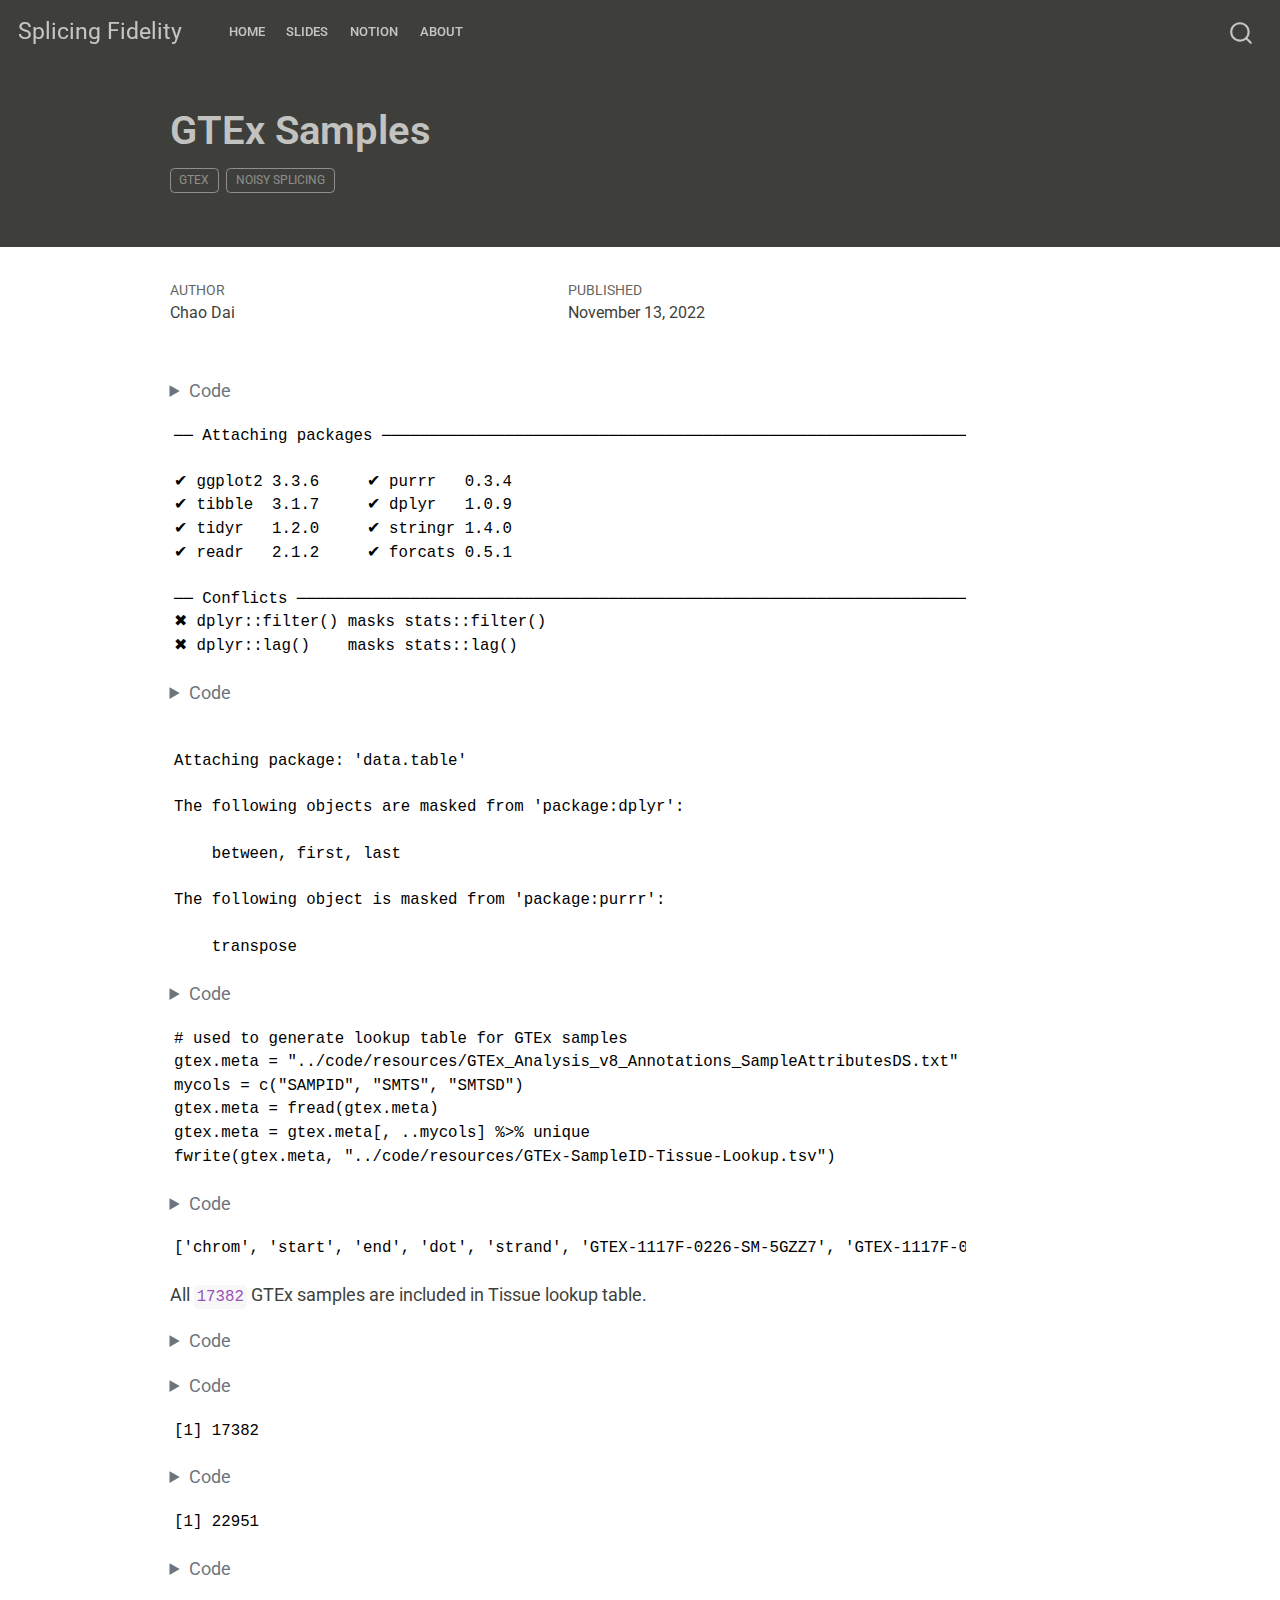
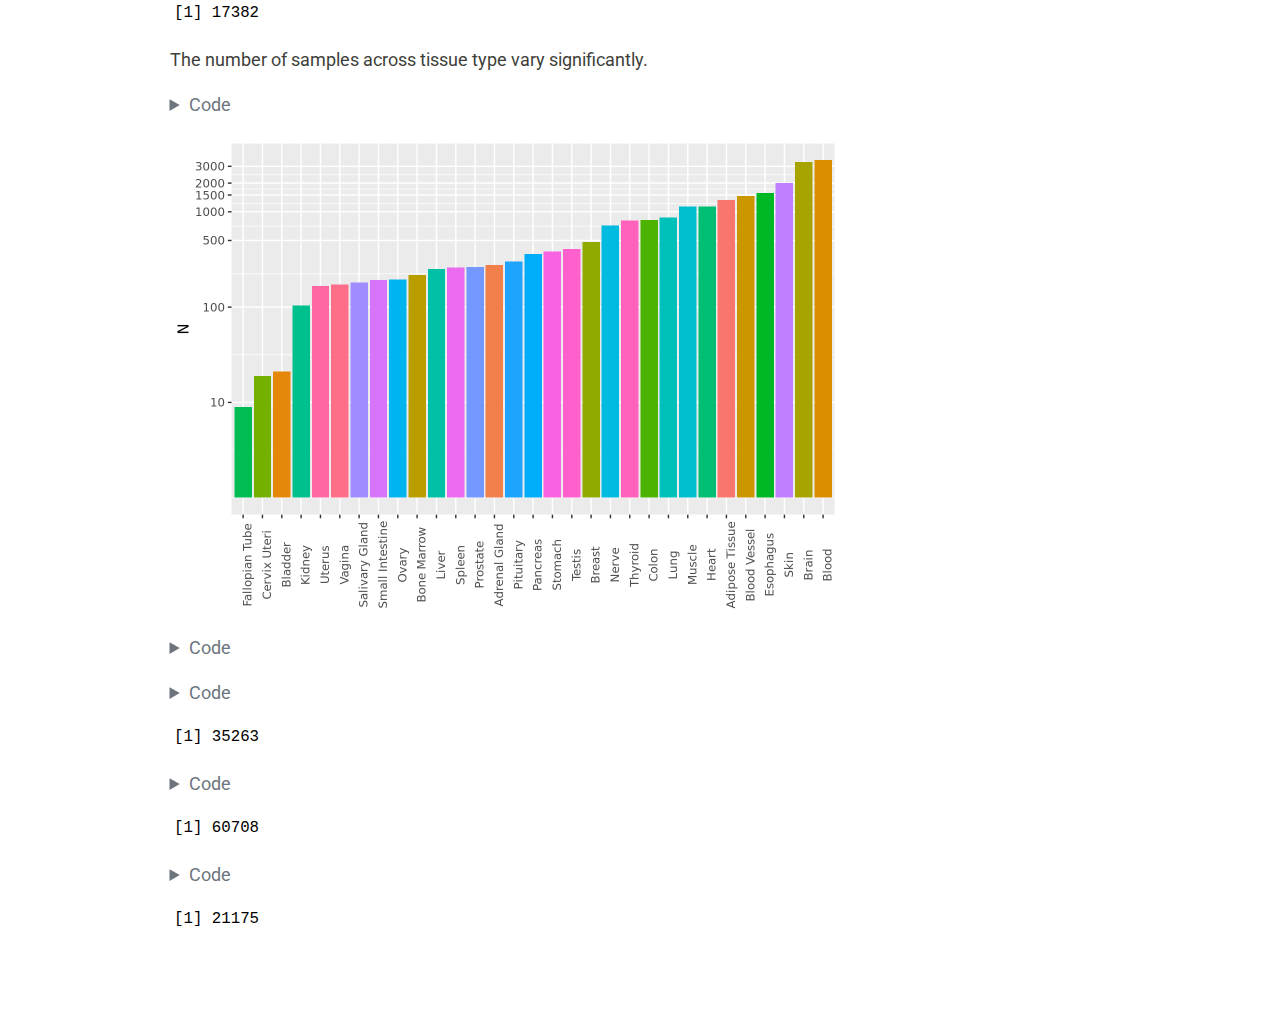
<file: docs/analysis/2022-11-13-GTEx-tissues.html>
<!DOCTYPE html>
<html xmlns="http://www.w3.org/1999/xhtml" lang="en" xml:lang="en"><head>

<meta charset="utf-8">
<meta name="generator" content="quarto-1.1.149">

<meta name="viewport" content="width=device-width, initial-scale=1.0, user-scalable=yes">

<meta name="author" content="Chao Dai">
<meta name="dcterms.date" content="2022-11-13">

<title>Splicing Fidelity - GTEx Samples</title>
<style>
code{white-space: pre-wrap;}
span.smallcaps{font-variant: small-caps;}
div.columns{display: flex; gap: min(4vw, 1.5em);}
div.column{flex: auto; overflow-x: auto;}
div.hanging-indent{margin-left: 1.5em; text-indent: -1.5em;}
ul.task-list{list-style: none;}
ul.task-list li input[type="checkbox"] {
  width: 0.8em;
  margin: 0 0.8em 0.2em -1.6em;
  vertical-align: middle;
}
pre > code.sourceCode { white-space: pre; position: relative; }
pre > code.sourceCode > span { display: inline-block; line-height: 1.25; }
pre > code.sourceCode > span:empty { height: 1.2em; }
.sourceCode { overflow: visible; }
code.sourceCode > span { color: inherit; text-decoration: inherit; }
div.sourceCode { margin: 1em 0; }
pre.sourceCode { margin: 0; }
@media screen {
div.sourceCode { overflow: auto; }
}
@media print {
pre > code.sourceCode { white-space: pre-wrap; }
pre > code.sourceCode > span { text-indent: -5em; padding-left: 5em; }
}
pre.numberSource code
  { counter-reset: source-line 0; }
pre.numberSource code > span
  { position: relative; left: -4em; counter-increment: source-line; }
pre.numberSource code > span > a:first-child::before
  { content: counter(source-line);
    position: relative; left: -1em; text-align: right; vertical-align: baseline;
    border: none; display: inline-block;
    -webkit-touch-callout: none; -webkit-user-select: none;
    -khtml-user-select: none; -moz-user-select: none;
    -ms-user-select: none; user-select: none;
    padding: 0 4px; width: 4em;
    color: #aaaaaa;
  }
pre.numberSource { margin-left: 3em; border-left: 1px solid #aaaaaa;  padding-left: 4px; }
div.sourceCode
  {   }
@media screen {
pre > code.sourceCode > span > a:first-child::before { text-decoration: underline; }
}
code span.al { color: #ff0000; font-weight: bold; } /* Alert */
code span.an { color: #60a0b0; font-weight: bold; font-style: italic; } /* Annotation */
code span.at { color: #7d9029; } /* Attribute */
code span.bn { color: #40a070; } /* BaseN */
code span.bu { color: #008000; } /* BuiltIn */
code span.cf { color: #007020; font-weight: bold; } /* ControlFlow */
code span.ch { color: #4070a0; } /* Char */
code span.cn { color: #880000; } /* Constant */
code span.co { color: #60a0b0; font-style: italic; } /* Comment */
code span.cv { color: #60a0b0; font-weight: bold; font-style: italic; } /* CommentVar */
code span.do { color: #ba2121; font-style: italic; } /* Documentation */
code span.dt { color: #902000; } /* DataType */
code span.dv { color: #40a070; } /* DecVal */
code span.er { color: #ff0000; font-weight: bold; } /* Error */
code span.ex { } /* Extension */
code span.fl { color: #40a070; } /* Float */
code span.fu { color: #06287e; } /* Function */
code span.im { color: #008000; font-weight: bold; } /* Import */
code span.in { color: #60a0b0; font-weight: bold; font-style: italic; } /* Information */
code span.kw { color: #007020; font-weight: bold; } /* Keyword */
code span.op { color: #666666; } /* Operator */
code span.ot { color: #007020; } /* Other */
code span.pp { color: #bc7a00; } /* Preprocessor */
code span.sc { color: #4070a0; } /* SpecialChar */
code span.ss { color: #bb6688; } /* SpecialString */
code span.st { color: #4070a0; } /* String */
code span.va { color: #19177c; } /* Variable */
code span.vs { color: #4070a0; } /* VerbatimString */
code span.wa { color: #60a0b0; font-weight: bold; font-style: italic; } /* Warning */
</style>


<script src="../site_libs/quarto-nav/quarto-nav.js"></script>
<script src="../site_libs/quarto-nav/headroom.min.js"></script>
<script src="../site_libs/clipboard/clipboard.min.js"></script>
<script src="../site_libs/quarto-search/autocomplete.umd.js"></script>
<script src="../site_libs/quarto-search/fuse.min.js"></script>
<script src="../site_libs/quarto-search/quarto-search.js"></script>
<meta name="quarto:offset" content="../">
<script src="../site_libs/quarto-html/quarto.js"></script>
<script src="../site_libs/quarto-html/popper.min.js"></script>
<script src="../site_libs/quarto-html/tippy.umd.min.js"></script>
<script src="../site_libs/quarto-html/anchor.min.js"></script>
<link href="../site_libs/quarto-html/tippy.css" rel="stylesheet">
<link href="../site_libs/quarto-html/quarto-syntax-highlighting.css" rel="stylesheet" id="quarto-text-highlighting-styles">
<script src="../site_libs/bootstrap/bootstrap.min.js"></script>
<link href="../site_libs/bootstrap/bootstrap-icons.css" rel="stylesheet">
<link href="../site_libs/bootstrap/bootstrap.min.css" rel="stylesheet" id="quarto-bootstrap" data-mode="light">
<script id="quarto-search-options" type="application/json">{
  "location": "navbar",
  "copy-button": false,
  "collapse-after": 3,
  "panel-placement": "end",
  "type": "overlay",
  "limit": 20,
  "language": {
    "search-no-results-text": "No results",
    "search-matching-documents-text": "matching documents",
    "search-copy-link-title": "Copy link to search",
    "search-hide-matches-text": "Hide additional matches",
    "search-more-match-text": "more match in this document",
    "search-more-matches-text": "more matches in this document",
    "search-clear-button-title": "Clear",
    "search-detached-cancel-button-title": "Cancel",
    "search-submit-button-title": "Submit"
  }
}</script>


<link rel="stylesheet" href="../styles.css">
</head>

<body class="nav-fixed">

<div id="quarto-search-results"></div>
  <header id="quarto-header" class="headroom fixed-top">
    <nav class="navbar navbar-expand-lg navbar-dark ">
      <div class="navbar-container container-fluid">
      <div class="navbar-brand-container">
    <a class="navbar-brand" href="../index.html">
    <span class="navbar-title">Splicing Fidelity</span>
    </a>
  </div>
          <button class="navbar-toggler" type="button" data-bs-toggle="collapse" data-bs-target="#navbarCollapse" aria-controls="navbarCollapse" aria-expanded="false" aria-label="Toggle navigation" onclick="if (window.quartoToggleHeadroom) { window.quartoToggleHeadroom(); }">
  <span class="navbar-toggler-icon"></span>
</button>
          <div class="collapse navbar-collapse" id="navbarCollapse">
            <ul class="navbar-nav navbar-nav-scroll me-auto">
  <li class="nav-item">
    <a class="nav-link" href="../index.html">Home</a>
  </li>  
  <li class="nav-item">
    <a class="nav-link" href="../slides/index.html">Slides</a>
  </li>  
  <li class="nav-item">
    <a class="nav-link" href="https://cdai.notion.site/Notes-0e18d7ec33cb44fc975cb9e139aa784b">Notion</a>
  </li>  
  <li class="nav-item">
    <a class="nav-link" href="../about.html">About</a>
  </li>  
</ul>
              <div id="quarto-search" class="" title="Search"></div>
          </div> <!-- /navcollapse -->
      </div> <!-- /container-fluid -->
    </nav>
</header>
<!-- content -->
<header id="title-block-header" class="quarto-title-block default page-columns page-full">
  <div class="quarto-title-banner page-columns page-full">
    <div class="quarto-title column-body">
      <h1 class="title">GTEx Samples</h1>
                                <div class="quarto-categories">
                <div class="quarto-category">GTEx</div>
                <div class="quarto-category">noisy splicing</div>
              </div>
                  </div>
  </div>
    
  
  <div class="quarto-title-meta">

      <div>
      <div class="quarto-title-meta-heading">Author</div>
      <div class="quarto-title-meta-contents">
               <p>Chao Dai </p>
            </div>
    </div>
      
      <div>
      <div class="quarto-title-meta-heading">Published</div>
      <div class="quarto-title-meta-contents">
        <p class="date">November 13, 2022</p>
      </div>
    </div>
      
    </div>
    
  
  </header><div id="quarto-content" class="quarto-container page-columns page-rows-contents page-layout-article page-navbar">
<!-- sidebar -->
<!-- margin-sidebar -->
    <div id="quarto-margin-sidebar" class="sidebar margin-sidebar">
        
    </div>
<!-- main -->
<main class="content quarto-banner-title-block" id="quarto-document-content">




<div class="cell">
<details>
<summary>Code</summary>
<div class="sourceCode cell-code" id="cb1"><pre class="sourceCode r code-with-copy"><code class="sourceCode r"><span id="cb1-1"><a href="#cb1-1" aria-hidden="true" tabindex="-1"></a><span class="fu">library</span>(tidyverse)</span></code><button title="Copy to Clipboard" class="code-copy-button"><i class="bi"></i></button></pre></div>
</details>
<div class="cell-output cell-output-stderr">
<pre><code>── Attaching packages ─────────────────────────────────────────────────────────────────────────────────────────────────────────────────────────────────────────────────────────────── tidyverse 1.3.1 ──</code></pre>
</div>
<div class="cell-output cell-output-stderr">
<pre><code>✔ ggplot2 3.3.6     ✔ purrr   0.3.4
✔ tibble  3.1.7     ✔ dplyr   1.0.9
✔ tidyr   1.2.0     ✔ stringr 1.4.0
✔ readr   2.1.2     ✔ forcats 0.5.1</code></pre>
</div>
<div class="cell-output cell-output-stderr">
<pre><code>── Conflicts ────────────────────────────────────────────────────────────────────────────────────────────────────────────────────────────────────────────────────────────────── tidyverse_conflicts() ──
✖ dplyr::filter() masks stats::filter()
✖ dplyr::lag()    masks stats::lag()</code></pre>
</div>
<details>
<summary>Code</summary>
<div class="sourceCode cell-code" id="cb5"><pre class="sourceCode r code-with-copy"><code class="sourceCode r"><span id="cb5-1"><a href="#cb5-1" aria-hidden="true" tabindex="-1"></a><span class="fu">library</span>(data.table)</span></code><button title="Copy to Clipboard" class="code-copy-button"><i class="bi"></i></button></pre></div>
</details>
<div class="cell-output cell-output-stderr">
<pre><code>
Attaching package: 'data.table'</code></pre>
</div>
<div class="cell-output cell-output-stderr">
<pre><code>The following objects are masked from 'package:dplyr':

    between, first, last</code></pre>
</div>
<div class="cell-output cell-output-stderr">
<pre><code>The following object is masked from 'package:purrr':

    transpose</code></pre>
</div>
<details>
<summary>Code</summary>
<div class="sourceCode cell-code" id="cb9"><pre class="sourceCode r code-with-copy"><code class="sourceCode r"><span id="cb9-1"><a href="#cb9-1" aria-hidden="true" tabindex="-1"></a><span class="fu">library</span>(reticulate)</span>
<span id="cb9-2"><a href="#cb9-2" aria-hidden="true" tabindex="-1"></a>reticulate<span class="sc">::</span><span class="fu">use_python</span>(<span class="st">'/scratch/midway2/chaodai/miniconda3/envs/smk/bin/python'</span>)</span></code><button title="Copy to Clipboard" class="code-copy-button"><i class="bi"></i></button></pre></div>
</details>
</div>
<pre><code># used to generate lookup table for GTEx samples
gtex.meta = "../code/resources/GTEx_Analysis_v8_Annotations_SampleAttributesDS.txt"
mycols = c("SAMPID", "SMTS", "SMTSD")
gtex.meta = fread(gtex.meta)
gtex.meta = gtex.meta[, ..mycols] %&gt;% unique
fwrite(gtex.meta, "../code/resources/GTEx-SampleID-Tissue-Lookup.tsv")</code></pre>
<div class="cell">
<details>
<summary>Code</summary>
<div class="sourceCode cell-code" id="cb11"><pre class="sourceCode python code-with-copy"><code class="sourceCode python"><span id="cb11-1"><a href="#cb11-1" aria-hidden="true" tabindex="-1"></a><span class="co"># use python to stream junction file, otherwise it's too large to read in memory</span></span>
<span id="cb11-2"><a href="#cb11-2" aria-hidden="true" tabindex="-1"></a><span class="im">import</span> gzip</span>
<span id="cb11-3"><a href="#cb11-3" aria-hidden="true" tabindex="-1"></a></span>
<span id="cb11-4"><a href="#cb11-4" aria-hidden="true" tabindex="-1"></a>N <span class="op">=</span> <span class="dv">0</span></span>
<span id="cb11-5"><a href="#cb11-5" aria-hidden="true" tabindex="-1"></a><span class="cf">with</span> gzip.<span class="bu">open</span>(<span class="st">'../code/resources/GTEx/juncs/munged_juncs.txt.gz'</span>) <span class="im">as</span> g:</span>
<span id="cb11-6"><a href="#cb11-6" aria-hidden="true" tabindex="-1"></a>  <span class="cf">for</span> ln <span class="kw">in</span> g:</span>
<span id="cb11-7"><a href="#cb11-7" aria-hidden="true" tabindex="-1"></a>    <span class="cf">if</span> N <span class="op">&gt;</span> <span class="dv">3</span>:</span>
<span id="cb11-8"><a href="#cb11-8" aria-hidden="true" tabindex="-1"></a>      <span class="cf">break</span></span>
<span id="cb11-9"><a href="#cb11-9" aria-hidden="true" tabindex="-1"></a>    <span class="cf">if</span> N <span class="op">==</span> <span class="dv">0</span>:</span>
<span id="cb11-10"><a href="#cb11-10" aria-hidden="true" tabindex="-1"></a>      header <span class="op">=</span> ln.decode().split()</span>
<span id="cb11-11"><a href="#cb11-11" aria-hidden="true" tabindex="-1"></a>      <span class="bu">print</span>(header[<span class="dv">0</span>:<span class="dv">10</span>])</span>
<span id="cb11-12"><a href="#cb11-12" aria-hidden="true" tabindex="-1"></a>    </span>
<span id="cb11-13"><a href="#cb11-13" aria-hidden="true" tabindex="-1"></a>    N <span class="op">+=</span> <span class="dv">1</span></span></code><button title="Copy to Clipboard" class="code-copy-button"><i class="bi"></i></button></pre></div>
</details>
<div class="cell-output cell-output-stdout">
<pre><code>['chrom', 'start', 'end', 'dot', 'strand', 'GTEX-1117F-0226-SM-5GZZ7', 'GTEX-1117F-0426-SM-5EGHI', 'GTEX-1117F-0526-SM-5EGHJ', 'GTEX-1117F-0626-SM-5N9CS', 'GTEX-1117F-0726-SM-5GIEN']</code></pre>
</div>
</div>
<p>All <code>17382</code> GTEx samples are included in Tissue lookup table.</p>
<div class="cell">
<details>
<summary>Code</summary>
<div class="sourceCode cell-code" id="cb13"><pre class="sourceCode r code-with-copy"><code class="sourceCode r"><span id="cb13-1"><a href="#cb13-1" aria-hidden="true" tabindex="-1"></a>gtex.lookup <span class="ot">=</span> <span class="fu">fread</span>(<span class="st">"../code/resources/GTEx-SampleID-Tissue-Lookup.tsv"</span>)</span>
<span id="cb13-2"><a href="#cb13-2" aria-hidden="true" tabindex="-1"></a>gtex.junc.SID <span class="ot">=</span> py<span class="sc">$</span>header[<span class="dv">6</span><span class="sc">:</span><span class="fu">length</span>(py<span class="sc">$</span>header)]</span></code><button title="Copy to Clipboard" class="code-copy-button"><i class="bi"></i></button></pre></div>
</details>
</div>
<div class="cell">
<details>
<summary>Code</summary>
<div class="sourceCode cell-code" id="cb14"><pre class="sourceCode r code-with-copy"><code class="sourceCode r"><span id="cb14-1"><a href="#cb14-1" aria-hidden="true" tabindex="-1"></a><span class="fu">length</span>(<span class="fu">unique</span>(gtex.junc.SID))</span></code><button title="Copy to Clipboard" class="code-copy-button"><i class="bi"></i></button></pre></div>
</details>
<div class="cell-output cell-output-stdout">
<pre><code>[1] 17382</code></pre>
</div>
<details>
<summary>Code</summary>
<div class="sourceCode cell-code" id="cb16"><pre class="sourceCode r code-with-copy"><code class="sourceCode r"><span id="cb16-1"><a href="#cb16-1" aria-hidden="true" tabindex="-1"></a><span class="fu">length</span>(<span class="fu">unique</span>(gtex.lookup<span class="sc">$</span>SAMPID))</span></code><button title="Copy to Clipboard" class="code-copy-button"><i class="bi"></i></button></pre></div>
</details>
<div class="cell-output cell-output-stdout">
<pre><code>[1] 22951</code></pre>
</div>
<details>
<summary>Code</summary>
<div class="sourceCode cell-code" id="cb18"><pre class="sourceCode r code-with-copy"><code class="sourceCode r"><span id="cb18-1"><a href="#cb18-1" aria-hidden="true" tabindex="-1"></a><span class="fu">intersect</span>(gtex.lookup<span class="sc">$</span>SAMPID, gtex.junc.SID) <span class="sc">%&gt;%</span> length</span></code><button title="Copy to Clipboard" class="code-copy-button"><i class="bi"></i></button></pre></div>
</details>
<div class="cell-output cell-output-stdout">
<pre><code>[1] 17382</code></pre>
</div>
</div>
<p>The number of samples across tissue type vary significantly.</p>
<div class="cell">
<details>
<summary>Code</summary>
<div class="sourceCode cell-code" id="cb20"><pre class="sourceCode r code-with-copy"><code class="sourceCode r"><span id="cb20-1"><a href="#cb20-1" aria-hidden="true" tabindex="-1"></a>gtex.lookup[, .(<span class="at">N =</span> <span class="fu">length</span>(<span class="fu">unique</span>(SAMPID))), by <span class="ot">=</span> SMTS] <span class="sc">%&gt;%</span> </span>
<span id="cb20-2"><a href="#cb20-2" aria-hidden="true" tabindex="-1"></a>  <span class="fu">ggplot</span>() <span class="sc">+</span> <span class="fu">geom_col</span>(<span class="fu">aes</span>(<span class="at">x =</span> forcats<span class="sc">::</span><span class="fu">fct_reorder</span>(SMTS, N), </span>
<span id="cb20-3"><a href="#cb20-3" aria-hidden="true" tabindex="-1"></a>                          <span class="at">y =</span> N, <span class="at">fill =</span> SMTS)) <span class="sc">+</span></span>
<span id="cb20-4"><a href="#cb20-4" aria-hidden="true" tabindex="-1"></a>    <span class="fu">labs</span>(<span class="at">x =</span> <span class="cn">NULL</span>) <span class="sc">+</span></span>
<span id="cb20-5"><a href="#cb20-5" aria-hidden="true" tabindex="-1"></a>    <span class="fu">scale_y_log10</span>(<span class="at">breaks =</span> <span class="fu">c</span>(<span class="dv">10</span>, <span class="dv">100</span>, <span class="dv">500</span>, <span class="dv">1000</span>, <span class="dv">1500</span>, <span class="dv">2000</span>, <span class="dv">3000</span>)) <span class="sc">+</span> </span>
<span id="cb20-6"><a href="#cb20-6" aria-hidden="true" tabindex="-1"></a>    <span class="fu">theme</span>(<span class="at">legend.position =</span> <span class="st">"None"</span>, <span class="at">axis.text.x =</span> <span class="fu">element_text</span>(<span class="at">angle =</span> <span class="dv">90</span>))</span></code><button title="Copy to Clipboard" class="code-copy-button"><i class="bi"></i></button></pre></div>
</details>
<div class="cell-output-display">
<p><img src="2022-11-13-GTEx-tissues_files/figure-html/unnamed-chunk-5-1.png" class="img-fluid" width="672"></p>
</div>
</div>
<div class="cell">
<details>
<summary>Code</summary>
<div class="sourceCode cell-code" id="cb21"><pre class="sourceCode r code-with-copy"><code class="sourceCode r"><span id="cb21-1"><a href="#cb21-1" aria-hidden="true" tabindex="-1"></a>nms <span class="ot">=</span> <span class="fu">fread</span>(<span class="st">"../code/resources/GTEx/juncs/GTEx_Analysis_2017-06-05_v8_STARv2.5.3a_junctions_names.txt"</span>)</span>
<span id="cb21-2"><a href="#cb21-2" aria-hidden="true" tabindex="-1"></a>gtf <span class="ot">=</span> <span class="fu">fread</span>(<span class="st">"../../genome_index/hs38/gencode.v38.primary_assembly.annotation.dataframe.csv"</span>)</span></code><button title="Copy to Clipboard" class="code-copy-button"><i class="bi"></i></button></pre></div>
</details>
</div>
<div class="cell">
<details>
<summary>Code</summary>
<div class="sourceCode cell-code" id="cb22"><pre class="sourceCode r code-with-copy"><code class="sourceCode r"><span id="cb22-1"><a href="#cb22-1" aria-hidden="true" tabindex="-1"></a><span class="fu">length</span>(nms<span class="sc">$</span>Description <span class="sc">%&gt;%</span> unique)</span></code><button title="Copy to Clipboard" class="code-copy-button"><i class="bi"></i></button></pre></div>
</details>
<div class="cell-output cell-output-stdout">
<pre><code>[1] 35263</code></pre>
</div>
<details>
<summary>Code</summary>
<div class="sourceCode cell-code" id="cb24"><pre class="sourceCode r code-with-copy"><code class="sourceCode r"><span id="cb24-1"><a href="#cb24-1" aria-hidden="true" tabindex="-1"></a><span class="fu">length</span>(<span class="fu">unique</span>(gtf<span class="sc">$</span>gene_id))</span></code><button title="Copy to Clipboard" class="code-copy-button"><i class="bi"></i></button></pre></div>
</details>
<div class="cell-output cell-output-stdout">
<pre><code>[1] 60708</code></pre>
</div>
</div>
<div class="cell">
<details>
<summary>Code</summary>
<div class="sourceCode cell-code" id="cb26"><pre class="sourceCode r code-with-copy"><code class="sourceCode r"><span id="cb26-1"><a href="#cb26-1" aria-hidden="true" tabindex="-1"></a><span class="fu">setdiff</span>(nms<span class="sc">$</span>Description, gtf<span class="sc">$</span>gene_id) <span class="sc">%&gt;%</span> length</span></code><button title="Copy to Clipboard" class="code-copy-button"><i class="bi"></i></button></pre></div>
</details>
<div class="cell-output cell-output-stdout">
<pre><code>[1] 21175</code></pre>
</div>
</div>



</main> <!-- /main -->
<script id="quarto-html-after-body" type="application/javascript">
window.document.addEventListener("DOMContentLoaded", function (event) {
  const toggleBodyColorMode = (bsSheetEl) => {
    const mode = bsSheetEl.getAttribute("data-mode");
    const bodyEl = window.document.querySelector("body");
    if (mode === "dark") {
      bodyEl.classList.add("quarto-dark");
      bodyEl.classList.remove("quarto-light");
    } else {
      bodyEl.classList.add("quarto-light");
      bodyEl.classList.remove("quarto-dark");
    }
  }
  const toggleBodyColorPrimary = () => {
    const bsSheetEl = window.document.querySelector("link#quarto-bootstrap");
    if (bsSheetEl) {
      toggleBodyColorMode(bsSheetEl);
    }
  }
  toggleBodyColorPrimary();  
  const icon = "";
  const anchorJS = new window.AnchorJS();
  anchorJS.options = {
    placement: 'right',
    icon: icon
  };
  anchorJS.add('.anchored');
  const clipboard = new window.ClipboardJS('.code-copy-button', {
    target: function(trigger) {
      return trigger.previousElementSibling;
    }
  });
  clipboard.on('success', function(e) {
    // button target
    const button = e.trigger;
    // don't keep focus
    button.blur();
    // flash "checked"
    button.classList.add('code-copy-button-checked');
    var currentTitle = button.getAttribute("title");
    button.setAttribute("title", "Copied!");
    setTimeout(function() {
      button.setAttribute("title", currentTitle);
      button.classList.remove('code-copy-button-checked');
    }, 1000);
    // clear code selection
    e.clearSelection();
  });
  function tippyHover(el, contentFn) {
    const config = {
      allowHTML: true,
      content: contentFn,
      maxWidth: 500,
      delay: 100,
      arrow: false,
      appendTo: function(el) {
          return el.parentElement;
      },
      interactive: true,
      interactiveBorder: 10,
      theme: 'quarto',
      placement: 'bottom-start'
    };
    window.tippy(el, config); 
  }
  const noterefs = window.document.querySelectorAll('a[role="doc-noteref"]');
  for (var i=0; i<noterefs.length; i++) {
    const ref = noterefs[i];
    tippyHover(ref, function() {
      // use id or data attribute instead here
      let href = ref.getAttribute('data-footnote-href') || ref.getAttribute('href');
      try { href = new URL(href).hash; } catch {}
      const id = href.replace(/^#\/?/, "");
      const note = window.document.getElementById(id);
      return note.innerHTML;
    });
  }
  var bibliorefs = window.document.querySelectorAll('a[role="doc-biblioref"]');
  for (var i=0; i<bibliorefs.length; i++) {
    const ref = bibliorefs[i];
    const cites = ref.parentNode.getAttribute('data-cites').split(' ');
    tippyHover(ref, function() {
      var popup = window.document.createElement('div');
      cites.forEach(function(cite) {
        var citeDiv = window.document.createElement('div');
        citeDiv.classList.add('hanging-indent');
        citeDiv.classList.add('csl-entry');
        var biblioDiv = window.document.getElementById('ref-' + cite);
        if (biblioDiv) {
          citeDiv.innerHTML = biblioDiv.innerHTML;
        }
        popup.appendChild(citeDiv);
      });
      return popup.innerHTML;
    });
  }
});
</script>
</div> <!-- /content -->



</body></html>
</file>
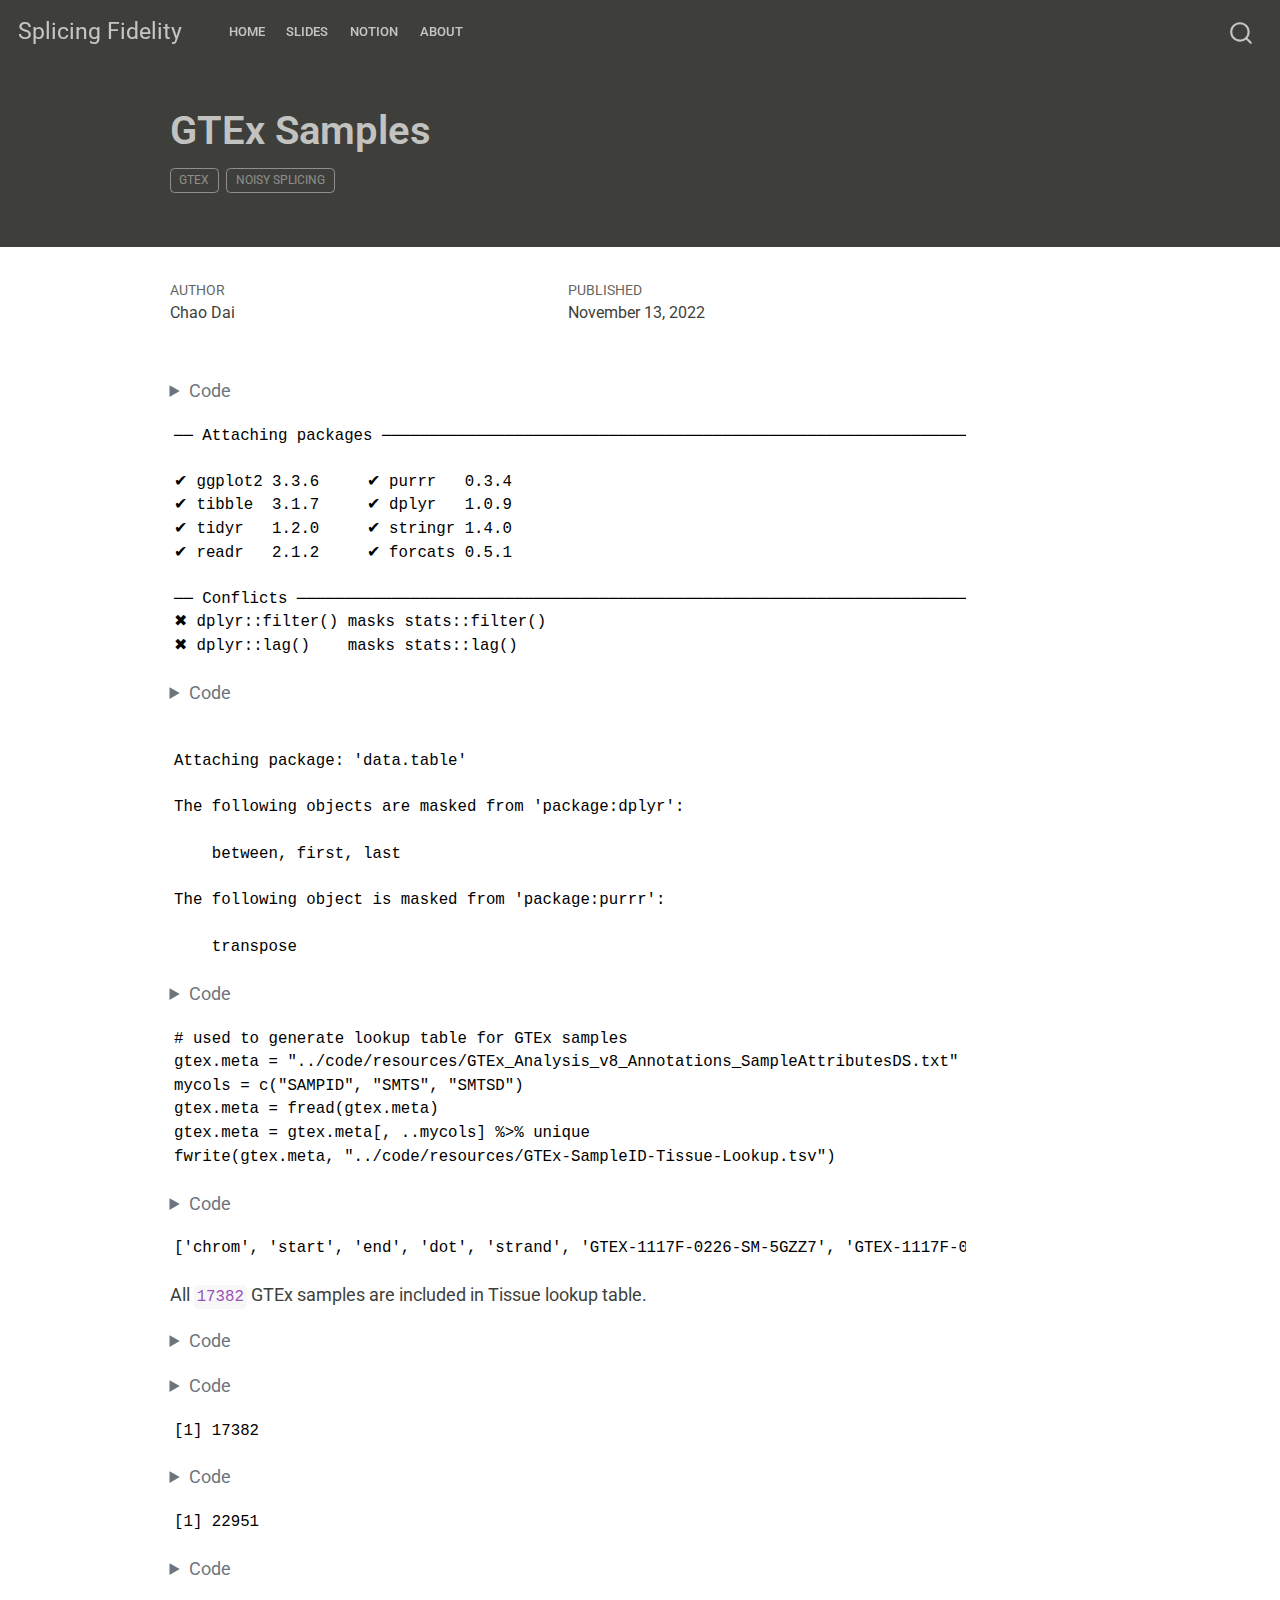
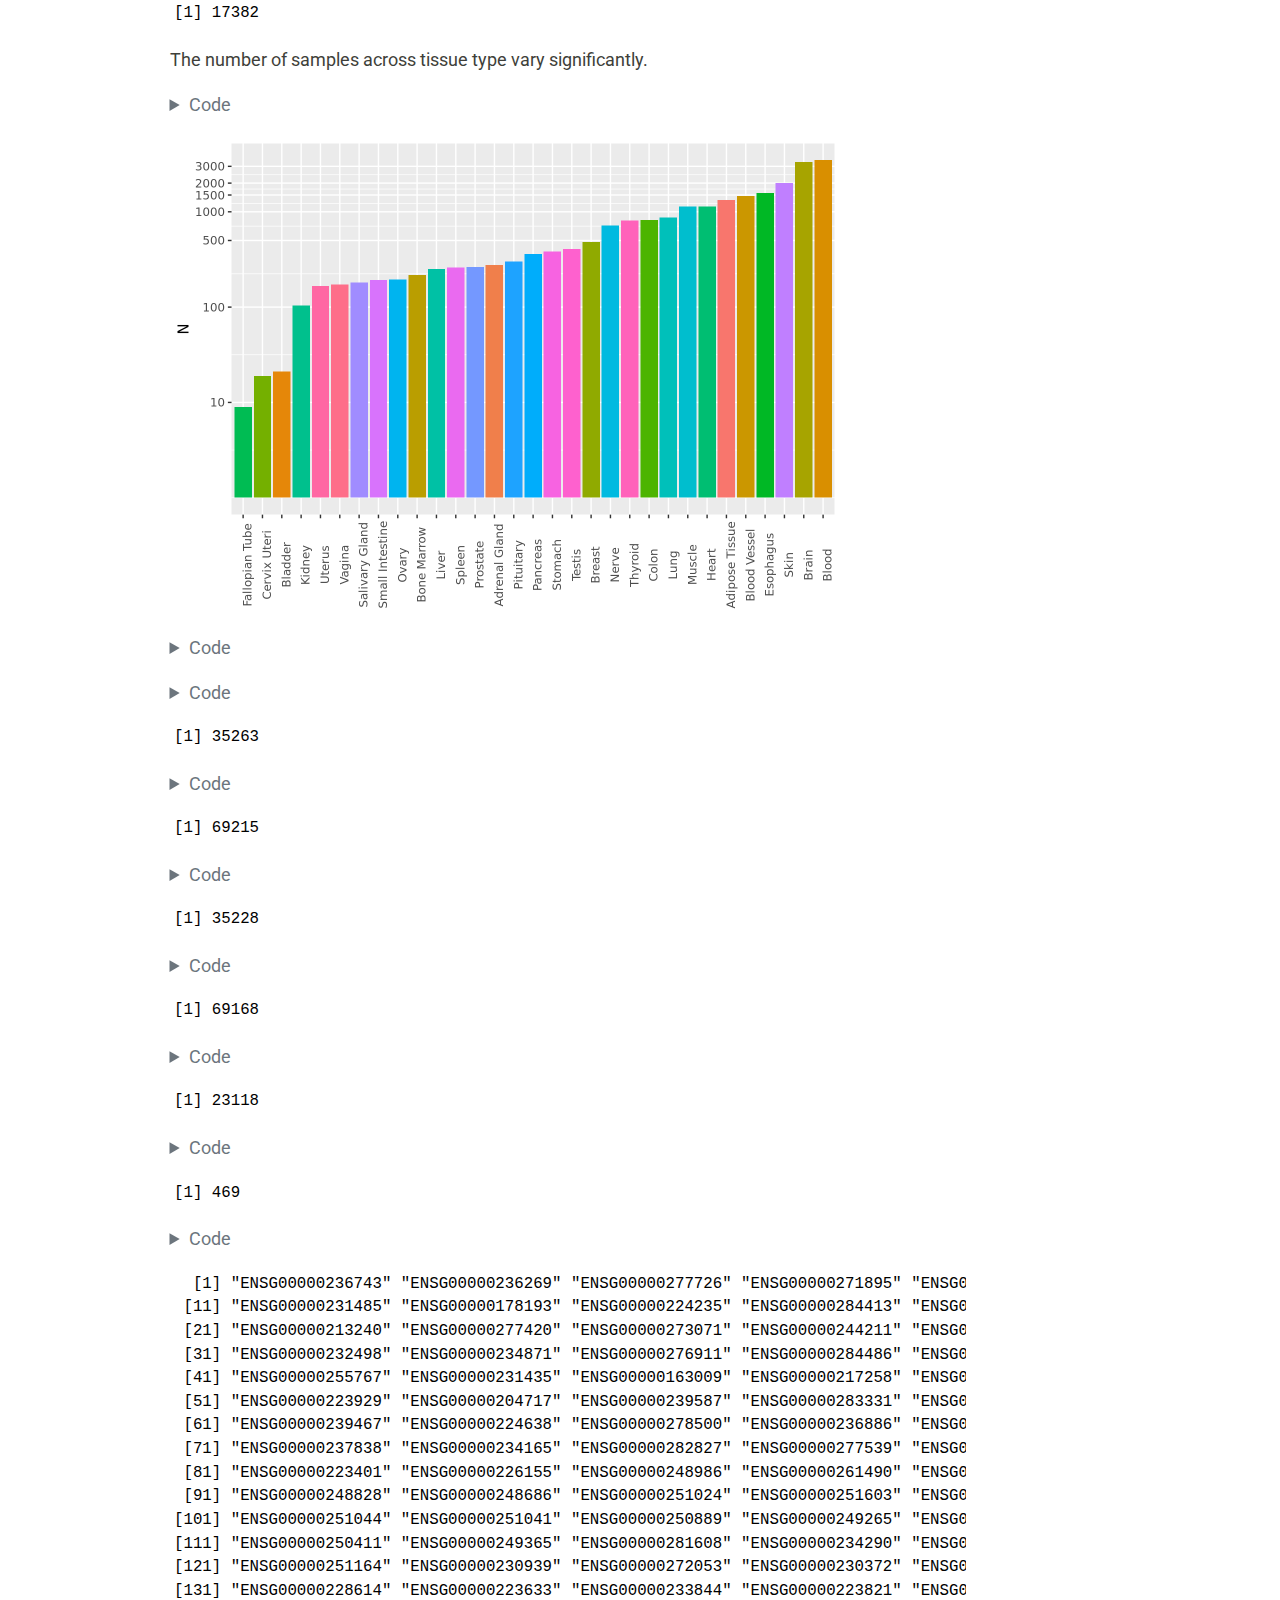
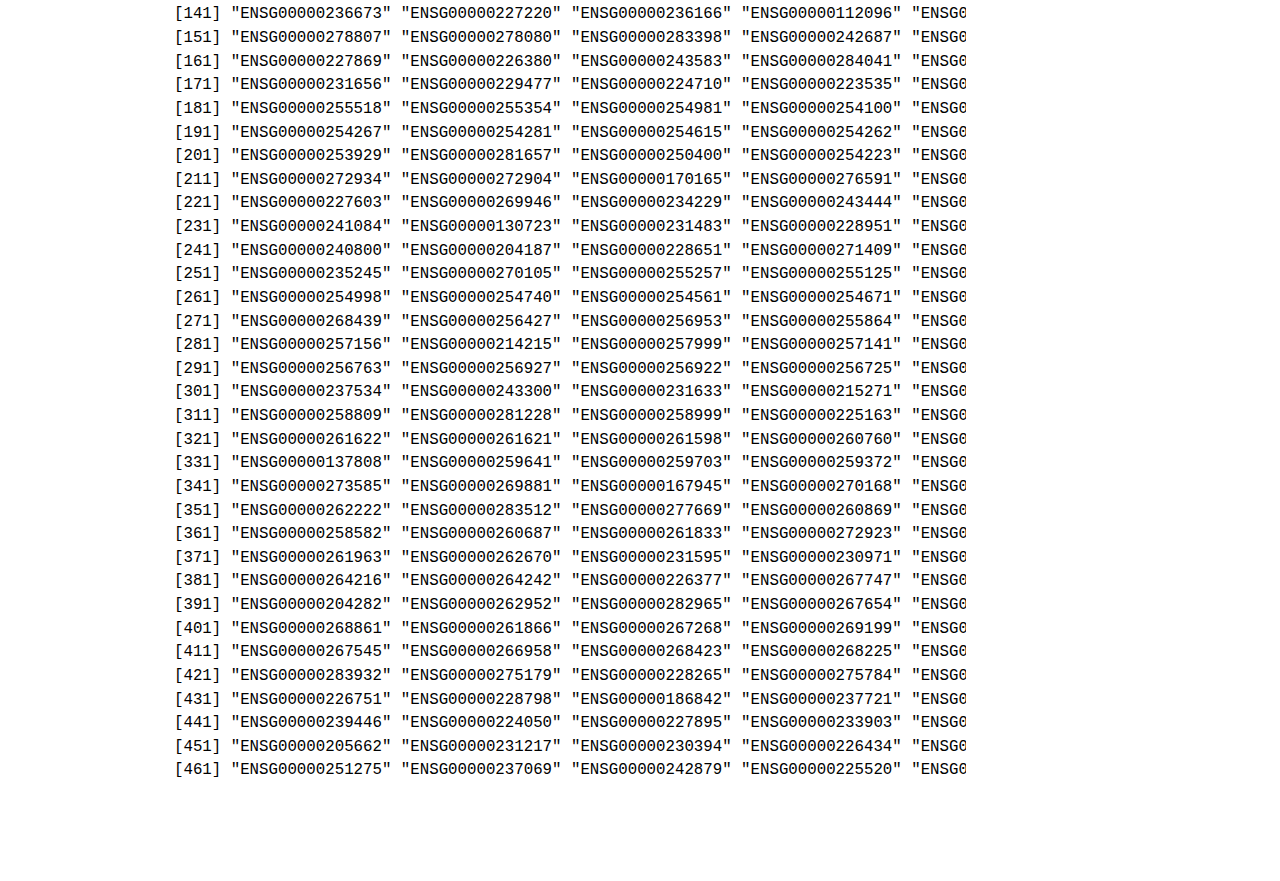
<file: docs/analysis/2022-11-13-GTEx-tissues.pub.html>
<!DOCTYPE html>
<html xmlns="http://www.w3.org/1999/xhtml" lang="en" xml:lang="en"><head>

<meta charset="utf-8">
<meta name="generator" content="quarto-1.1.149">

<meta name="viewport" content="width=device-width, initial-scale=1.0, user-scalable=yes">

<meta name="author" content="Chao Dai">
<meta name="dcterms.date" content="2022-11-13">

<title>Splicing Fidelity - GTEx Samples</title>
<style>
code{white-space: pre-wrap;}
span.smallcaps{font-variant: small-caps;}
div.columns{display: flex; gap: min(4vw, 1.5em);}
div.column{flex: auto; overflow-x: auto;}
div.hanging-indent{margin-left: 1.5em; text-indent: -1.5em;}
ul.task-list{list-style: none;}
ul.task-list li input[type="checkbox"] {
  width: 0.8em;
  margin: 0 0.8em 0.2em -1.6em;
  vertical-align: middle;
}
pre > code.sourceCode { white-space: pre; position: relative; }
pre > code.sourceCode > span { display: inline-block; line-height: 1.25; }
pre > code.sourceCode > span:empty { height: 1.2em; }
.sourceCode { overflow: visible; }
code.sourceCode > span { color: inherit; text-decoration: inherit; }
div.sourceCode { margin: 1em 0; }
pre.sourceCode { margin: 0; }
@media screen {
div.sourceCode { overflow: auto; }
}
@media print {
pre > code.sourceCode { white-space: pre-wrap; }
pre > code.sourceCode > span { text-indent: -5em; padding-left: 5em; }
}
pre.numberSource code
  { counter-reset: source-line 0; }
pre.numberSource code > span
  { position: relative; left: -4em; counter-increment: source-line; }
pre.numberSource code > span > a:first-child::before
  { content: counter(source-line);
    position: relative; left: -1em; text-align: right; vertical-align: baseline;
    border: none; display: inline-block;
    -webkit-touch-callout: none; -webkit-user-select: none;
    -khtml-user-select: none; -moz-user-select: none;
    -ms-user-select: none; user-select: none;
    padding: 0 4px; width: 4em;
    color: #aaaaaa;
  }
pre.numberSource { margin-left: 3em; border-left: 1px solid #aaaaaa;  padding-left: 4px; }
div.sourceCode
  {   }
@media screen {
pre > code.sourceCode > span > a:first-child::before { text-decoration: underline; }
}
code span.al { color: #ff0000; font-weight: bold; } /* Alert */
code span.an { color: #60a0b0; font-weight: bold; font-style: italic; } /* Annotation */
code span.at { color: #7d9029; } /* Attribute */
code span.bn { color: #40a070; } /* BaseN */
code span.bu { color: #008000; } /* BuiltIn */
code span.cf { color: #007020; font-weight: bold; } /* ControlFlow */
code span.ch { color: #4070a0; } /* Char */
code span.cn { color: #880000; } /* Constant */
code span.co { color: #60a0b0; font-style: italic; } /* Comment */
code span.cv { color: #60a0b0; font-weight: bold; font-style: italic; } /* CommentVar */
code span.do { color: #ba2121; font-style: italic; } /* Documentation */
code span.dt { color: #902000; } /* DataType */
code span.dv { color: #40a070; } /* DecVal */
code span.er { color: #ff0000; font-weight: bold; } /* Error */
code span.ex { } /* Extension */
code span.fl { color: #40a070; } /* Float */
code span.fu { color: #06287e; } /* Function */
code span.im { color: #008000; font-weight: bold; } /* Import */
code span.in { color: #60a0b0; font-weight: bold; font-style: italic; } /* Information */
code span.kw { color: #007020; font-weight: bold; } /* Keyword */
code span.op { color: #666666; } /* Operator */
code span.ot { color: #007020; } /* Other */
code span.pp { color: #bc7a00; } /* Preprocessor */
code span.sc { color: #4070a0; } /* SpecialChar */
code span.ss { color: #bb6688; } /* SpecialString */
code span.st { color: #4070a0; } /* String */
code span.va { color: #19177c; } /* Variable */
code span.vs { color: #4070a0; } /* VerbatimString */
code span.wa { color: #60a0b0; font-weight: bold; font-style: italic; } /* Warning */
</style>


<script src="../site_libs/quarto-nav/quarto-nav.js"></script>
<script src="../site_libs/quarto-nav/headroom.min.js"></script>
<script src="../site_libs/clipboard/clipboard.min.js"></script>
<script src="../site_libs/quarto-search/autocomplete.umd.js"></script>
<script src="../site_libs/quarto-search/fuse.min.js"></script>
<script src="../site_libs/quarto-search/quarto-search.js"></script>
<meta name="quarto:offset" content="../">
<script src="../site_libs/quarto-html/quarto.js"></script>
<script src="../site_libs/quarto-html/popper.min.js"></script>
<script src="../site_libs/quarto-html/tippy.umd.min.js"></script>
<script src="../site_libs/quarto-html/anchor.min.js"></script>
<link href="../site_libs/quarto-html/tippy.css" rel="stylesheet">
<link href="../site_libs/quarto-html/quarto-syntax-highlighting.css" rel="stylesheet" id="quarto-text-highlighting-styles">
<script src="../site_libs/bootstrap/bootstrap.min.js"></script>
<link href="../site_libs/bootstrap/bootstrap-icons.css" rel="stylesheet">
<link href="../site_libs/bootstrap/bootstrap.min.css" rel="stylesheet" id="quarto-bootstrap" data-mode="light">
<script id="quarto-search-options" type="application/json">{
  "location": "navbar",
  "copy-button": false,
  "collapse-after": 3,
  "panel-placement": "end",
  "type": "overlay",
  "limit": 20,
  "language": {
    "search-no-results-text": "No results",
    "search-matching-documents-text": "matching documents",
    "search-copy-link-title": "Copy link to search",
    "search-hide-matches-text": "Hide additional matches",
    "search-more-match-text": "more match in this document",
    "search-more-matches-text": "more matches in this document",
    "search-clear-button-title": "Clear",
    "search-detached-cancel-button-title": "Cancel",
    "search-submit-button-title": "Submit"
  }
}</script>


<link rel="stylesheet" href="../styles.css">
</head>

<body class="nav-fixed">

<div id="quarto-search-results"></div>
  <header id="quarto-header" class="headroom fixed-top">
    <nav class="navbar navbar-expand-lg navbar-dark ">
      <div class="navbar-container container-fluid">
      <div class="navbar-brand-container">
    <a class="navbar-brand" href="../index.html">
    <span class="navbar-title">Splicing Fidelity</span>
    </a>
  </div>
          <button class="navbar-toggler" type="button" data-bs-toggle="collapse" data-bs-target="#navbarCollapse" aria-controls="navbarCollapse" aria-expanded="false" aria-label="Toggle navigation" onclick="if (window.quartoToggleHeadroom) { window.quartoToggleHeadroom(); }">
  <span class="navbar-toggler-icon"></span>
</button>
          <div class="collapse navbar-collapse" id="navbarCollapse">
            <ul class="navbar-nav navbar-nav-scroll me-auto">
  <li class="nav-item">
    <a class="nav-link" href="../index.html">Home</a>
  </li>  
  <li class="nav-item">
    <a class="nav-link" href="../slides/index.html">Slides</a>
  </li>  
  <li class="nav-item">
    <a class="nav-link" href="https://cdai.notion.site/Notes-0e18d7ec33cb44fc975cb9e139aa784b">Notion</a>
  </li>  
  <li class="nav-item">
    <a class="nav-link" href="../about.html">About</a>
  </li>  
</ul>
              <div id="quarto-search" class="" title="Search"></div>
          </div> <!-- /navcollapse -->
      </div> <!-- /container-fluid -->
    </nav>
</header>
<!-- content -->
<header id="title-block-header" class="quarto-title-block default page-columns page-full">
  <div class="quarto-title-banner page-columns page-full">
    <div class="quarto-title column-body">
      <h1 class="title">GTEx Samples</h1>
                                <div class="quarto-categories">
                <div class="quarto-category">GTEx</div>
                <div class="quarto-category">noisy splicing</div>
              </div>
                  </div>
  </div>
    
  
  <div class="quarto-title-meta">

      <div>
      <div class="quarto-title-meta-heading">Author</div>
      <div class="quarto-title-meta-contents">
               <p>Chao Dai </p>
            </div>
    </div>
      
      <div>
      <div class="quarto-title-meta-heading">Published</div>
      <div class="quarto-title-meta-contents">
        <p class="date">November 13, 2022</p>
      </div>
    </div>
      
    </div>
    
  
  </header><div id="quarto-content" class="quarto-container page-columns page-rows-contents page-layout-article page-navbar">
<!-- sidebar -->
<!-- margin-sidebar -->
    <div id="quarto-margin-sidebar" class="sidebar margin-sidebar">
        
    </div>
<!-- main -->
<main class="content quarto-banner-title-block" id="quarto-document-content">




<div class="cell">
<details>
<summary>Code</summary>
<div class="sourceCode cell-code" id="cb1"><pre class="sourceCode r code-with-copy"><code class="sourceCode r"><span id="cb1-1"><a href="#cb1-1" aria-hidden="true" tabindex="-1"></a><span class="fu">library</span>(tidyverse)</span></code><button title="Copy to Clipboard" class="code-copy-button"><i class="bi"></i></button></pre></div>
</details>
<div class="cell-output cell-output-stderr">
<pre><code>── Attaching packages ─────────────────────────────────────────────────────────────────────────────────────────────────────────────────────────────────────────────────────────────── tidyverse 1.3.1 ──</code></pre>
</div>
<div class="cell-output cell-output-stderr">
<pre><code>✔ ggplot2 3.3.6     ✔ purrr   0.3.4
✔ tibble  3.1.7     ✔ dplyr   1.0.9
✔ tidyr   1.2.0     ✔ stringr 1.4.0
✔ readr   2.1.2     ✔ forcats 0.5.1</code></pre>
</div>
<div class="cell-output cell-output-stderr">
<pre><code>── Conflicts ────────────────────────────────────────────────────────────────────────────────────────────────────────────────────────────────────────────────────────────────── tidyverse_conflicts() ──
✖ dplyr::filter() masks stats::filter()
✖ dplyr::lag()    masks stats::lag()</code></pre>
</div>
<details>
<summary>Code</summary>
<div class="sourceCode cell-code" id="cb5"><pre class="sourceCode r code-with-copy"><code class="sourceCode r"><span id="cb5-1"><a href="#cb5-1" aria-hidden="true" tabindex="-1"></a><span class="fu">library</span>(data.table)</span></code><button title="Copy to Clipboard" class="code-copy-button"><i class="bi"></i></button></pre></div>
</details>
<div class="cell-output cell-output-stderr">
<pre><code>
Attaching package: 'data.table'</code></pre>
</div>
<div class="cell-output cell-output-stderr">
<pre><code>The following objects are masked from 'package:dplyr':

    between, first, last</code></pre>
</div>
<div class="cell-output cell-output-stderr">
<pre><code>The following object is masked from 'package:purrr':

    transpose</code></pre>
</div>
<details>
<summary>Code</summary>
<div class="sourceCode cell-code" id="cb9"><pre class="sourceCode r code-with-copy"><code class="sourceCode r"><span id="cb9-1"><a href="#cb9-1" aria-hidden="true" tabindex="-1"></a><span class="fu">library</span>(reticulate)</span>
<span id="cb9-2"><a href="#cb9-2" aria-hidden="true" tabindex="-1"></a>reticulate<span class="sc">::</span><span class="fu">use_python</span>(<span class="st">'/scratch/midway2/chaodai/miniconda3/envs/smk/bin/python'</span>)</span></code><button title="Copy to Clipboard" class="code-copy-button"><i class="bi"></i></button></pre></div>
</details>
</div>
<pre><code># used to generate lookup table for GTEx samples
gtex.meta = "../code/resources/GTEx_Analysis_v8_Annotations_SampleAttributesDS.txt"
mycols = c("SAMPID", "SMTS", "SMTSD")
gtex.meta = fread(gtex.meta)
gtex.meta = gtex.meta[, ..mycols] %&gt;% unique
fwrite(gtex.meta, "../code/resources/GTEx-SampleID-Tissue-Lookup.tsv")</code></pre>
<div class="cell">
<details>
<summary>Code</summary>
<div class="sourceCode cell-code" id="cb11"><pre class="sourceCode python code-with-copy"><code class="sourceCode python"><span id="cb11-1"><a href="#cb11-1" aria-hidden="true" tabindex="-1"></a><span class="co"># use python to stream junction file, otherwise it's too large to read in memory</span></span>
<span id="cb11-2"><a href="#cb11-2" aria-hidden="true" tabindex="-1"></a><span class="im">import</span> gzip</span>
<span id="cb11-3"><a href="#cb11-3" aria-hidden="true" tabindex="-1"></a></span>
<span id="cb11-4"><a href="#cb11-4" aria-hidden="true" tabindex="-1"></a>N <span class="op">=</span> <span class="dv">0</span></span>
<span id="cb11-5"><a href="#cb11-5" aria-hidden="true" tabindex="-1"></a><span class="cf">with</span> gzip.<span class="bu">open</span>(<span class="st">'../code/resources/GTEx/juncs/munged_juncs.txt.gz'</span>) <span class="im">as</span> g:</span>
<span id="cb11-6"><a href="#cb11-6" aria-hidden="true" tabindex="-1"></a>  <span class="cf">for</span> ln <span class="kw">in</span> g:</span>
<span id="cb11-7"><a href="#cb11-7" aria-hidden="true" tabindex="-1"></a>    <span class="cf">if</span> N <span class="op">&gt;</span> <span class="dv">3</span>:</span>
<span id="cb11-8"><a href="#cb11-8" aria-hidden="true" tabindex="-1"></a>      <span class="cf">break</span></span>
<span id="cb11-9"><a href="#cb11-9" aria-hidden="true" tabindex="-1"></a>    <span class="cf">if</span> N <span class="op">==</span> <span class="dv">0</span>:</span>
<span id="cb11-10"><a href="#cb11-10" aria-hidden="true" tabindex="-1"></a>      header <span class="op">=</span> ln.decode().split()</span>
<span id="cb11-11"><a href="#cb11-11" aria-hidden="true" tabindex="-1"></a>      <span class="bu">print</span>(header[<span class="dv">0</span>:<span class="dv">10</span>])</span>
<span id="cb11-12"><a href="#cb11-12" aria-hidden="true" tabindex="-1"></a>    </span>
<span id="cb11-13"><a href="#cb11-13" aria-hidden="true" tabindex="-1"></a>    N <span class="op">+=</span> <span class="dv">1</span></span></code><button title="Copy to Clipboard" class="code-copy-button"><i class="bi"></i></button></pre></div>
</details>
<div class="cell-output cell-output-stdout">
<pre><code>['chrom', 'start', 'end', 'dot', 'strand', 'GTEX-1117F-0226-SM-5GZZ7', 'GTEX-1117F-0426-SM-5EGHI', 'GTEX-1117F-0526-SM-5EGHJ', 'GTEX-1117F-0626-SM-5N9CS', 'GTEX-1117F-0726-SM-5GIEN']</code></pre>
</div>
</div>
<p>All <code>17382</code> GTEx samples are included in Tissue lookup table.</p>
<div class="cell">
<details>
<summary>Code</summary>
<div class="sourceCode cell-code" id="cb13"><pre class="sourceCode r code-with-copy"><code class="sourceCode r"><span id="cb13-1"><a href="#cb13-1" aria-hidden="true" tabindex="-1"></a>gtex.lookup <span class="ot">=</span> <span class="fu">fread</span>(<span class="st">"../code/resources/GTEx-SampleID-Tissue-Lookup.tsv"</span>)</span>
<span id="cb13-2"><a href="#cb13-2" aria-hidden="true" tabindex="-1"></a>gtex.junc.SID <span class="ot">=</span> py<span class="sc">$</span>header[<span class="dv">6</span><span class="sc">:</span><span class="fu">length</span>(py<span class="sc">$</span>header)]</span></code><button title="Copy to Clipboard" class="code-copy-button"><i class="bi"></i></button></pre></div>
</details>
</div>
<div class="cell">
<details>
<summary>Code</summary>
<div class="sourceCode cell-code" id="cb14"><pre class="sourceCode r code-with-copy"><code class="sourceCode r"><span id="cb14-1"><a href="#cb14-1" aria-hidden="true" tabindex="-1"></a><span class="fu">length</span>(<span class="fu">unique</span>(gtex.junc.SID))</span></code><button title="Copy to Clipboard" class="code-copy-button"><i class="bi"></i></button></pre></div>
</details>
<div class="cell-output cell-output-stdout">
<pre><code>[1] 17382</code></pre>
</div>
<details>
<summary>Code</summary>
<div class="sourceCode cell-code" id="cb16"><pre class="sourceCode r code-with-copy"><code class="sourceCode r"><span id="cb16-1"><a href="#cb16-1" aria-hidden="true" tabindex="-1"></a><span class="fu">length</span>(<span class="fu">unique</span>(gtex.lookup<span class="sc">$</span>SAMPID))</span></code><button title="Copy to Clipboard" class="code-copy-button"><i class="bi"></i></button></pre></div>
</details>
<div class="cell-output cell-output-stdout">
<pre><code>[1] 22951</code></pre>
</div>
<details>
<summary>Code</summary>
<div class="sourceCode cell-code" id="cb18"><pre class="sourceCode r code-with-copy"><code class="sourceCode r"><span id="cb18-1"><a href="#cb18-1" aria-hidden="true" tabindex="-1"></a><span class="fu">intersect</span>(gtex.lookup<span class="sc">$</span>SAMPID, gtex.junc.SID) <span class="sc">%&gt;%</span> length</span></code><button title="Copy to Clipboard" class="code-copy-button"><i class="bi"></i></button></pre></div>
</details>
<div class="cell-output cell-output-stdout">
<pre><code>[1] 17382</code></pre>
</div>
</div>
<p>The number of samples across tissue type vary significantly.</p>
<div class="cell">
<details>
<summary>Code</summary>
<div class="sourceCode cell-code" id="cb20"><pre class="sourceCode r code-with-copy"><code class="sourceCode r"><span id="cb20-1"><a href="#cb20-1" aria-hidden="true" tabindex="-1"></a>gtex.lookup[, .(<span class="at">N =</span> <span class="fu">length</span>(<span class="fu">unique</span>(SAMPID))), by <span class="ot">=</span> SMTS] <span class="sc">%&gt;%</span> </span>
<span id="cb20-2"><a href="#cb20-2" aria-hidden="true" tabindex="-1"></a>  <span class="fu">ggplot</span>() <span class="sc">+</span> <span class="fu">geom_col</span>(<span class="fu">aes</span>(<span class="at">x =</span> forcats<span class="sc">::</span><span class="fu">fct_reorder</span>(SMTS, N), </span>
<span id="cb20-3"><a href="#cb20-3" aria-hidden="true" tabindex="-1"></a>                          <span class="at">y =</span> N, <span class="at">fill =</span> SMTS)) <span class="sc">+</span></span>
<span id="cb20-4"><a href="#cb20-4" aria-hidden="true" tabindex="-1"></a>    <span class="fu">labs</span>(<span class="at">x =</span> <span class="cn">NULL</span>) <span class="sc">+</span></span>
<span id="cb20-5"><a href="#cb20-5" aria-hidden="true" tabindex="-1"></a>    <span class="fu">scale_y_log10</span>(<span class="at">breaks =</span> <span class="fu">c</span>(<span class="dv">10</span>, <span class="dv">100</span>, <span class="dv">500</span>, <span class="dv">1000</span>, <span class="dv">1500</span>, <span class="dv">2000</span>, <span class="dv">3000</span>)) <span class="sc">+</span> </span>
<span id="cb20-6"><a href="#cb20-6" aria-hidden="true" tabindex="-1"></a>    <span class="fu">theme</span>(<span class="at">legend.position =</span> <span class="st">"None"</span>, <span class="at">axis.text.x =</span> <span class="fu">element_text</span>(<span class="at">angle =</span> <span class="dv">90</span>))</span></code><button title="Copy to Clipboard" class="code-copy-button"><i class="bi"></i></button></pre></div>
</details>
<div class="cell-output-display">
<p><img src="2022-11-13-GTEx-tissues.pub_files/figure-html/unnamed-chunk-5-1.png" class="img-fluid" width="672"></p>
</div>
</div>
<div class="cell">
<details>
<summary>Code</summary>
<div class="sourceCode cell-code" id="cb21"><pre class="sourceCode r code-with-copy"><code class="sourceCode r"><span id="cb21-1"><a href="#cb21-1" aria-hidden="true" tabindex="-1"></a>nms <span class="ot">=</span> <span class="fu">fread</span>(<span class="st">"../code/resources/GTEx/juncs/GTEx_Analysis_2017-06-05_v8_STARv2.5.3a_junctions_names.txt"</span>)</span>
<span id="cb21-2"><a href="#cb21-2" aria-hidden="true" tabindex="-1"></a>nms[, gene_id2 <span class="sc">:</span><span class="er">=</span> <span class="fu">str_extract</span>(Description, <span class="st">"^ENSG[0-9]+"</span>)]</span>
<span id="cb21-3"><a href="#cb21-3" aria-hidden="true" tabindex="-1"></a>gtf <span class="ot">=</span> <span class="fu">fread</span>(<span class="st">"../../genome_index/hs38/gencode.v42.chr_patch_hapl_scaff.annotation.csv.gz"</span>)</span>
<span id="cb21-4"><a href="#cb21-4" aria-hidden="true" tabindex="-1"></a>gtf[, gene_id2 <span class="sc">:</span><span class="er">=</span> <span class="fu">str_extract</span>(gene_id, <span class="st">"^ENSG[0-9]+"</span>)]</span></code><button title="Copy to Clipboard" class="code-copy-button"><i class="bi"></i></button></pre></div>
</details>
</div>
<div class="cell">
<details>
<summary>Code</summary>
<div class="sourceCode cell-code" id="cb22"><pre class="sourceCode r code-with-copy"><code class="sourceCode r"><span id="cb22-1"><a href="#cb22-1" aria-hidden="true" tabindex="-1"></a><span class="fu">length</span>(nms<span class="sc">$</span>Description <span class="sc">%&gt;%</span> unique)</span></code><button title="Copy to Clipboard" class="code-copy-button"><i class="bi"></i></button></pre></div>
</details>
<div class="cell-output cell-output-stdout">
<pre><code>[1] 35263</code></pre>
</div>
<details>
<summary>Code</summary>
<div class="sourceCode cell-code" id="cb24"><pre class="sourceCode r code-with-copy"><code class="sourceCode r"><span id="cb24-1"><a href="#cb24-1" aria-hidden="true" tabindex="-1"></a><span class="fu">length</span>(<span class="fu">unique</span>(gtf<span class="sc">$</span>gene_id))</span></code><button title="Copy to Clipboard" class="code-copy-button"><i class="bi"></i></button></pre></div>
</details>
<div class="cell-output cell-output-stdout">
<pre><code>[1] 69215</code></pre>
</div>
<details>
<summary>Code</summary>
<div class="sourceCode cell-code" id="cb26"><pre class="sourceCode r code-with-copy"><code class="sourceCode r"><span id="cb26-1"><a href="#cb26-1" aria-hidden="true" tabindex="-1"></a><span class="fu">length</span>(nms<span class="sc">$</span>gene_id2 <span class="sc">%&gt;%</span> unique)</span></code><button title="Copy to Clipboard" class="code-copy-button"><i class="bi"></i></button></pre></div>
</details>
<div class="cell-output cell-output-stdout">
<pre><code>[1] 35228</code></pre>
</div>
<details>
<summary>Code</summary>
<div class="sourceCode cell-code" id="cb28"><pre class="sourceCode r code-with-copy"><code class="sourceCode r"><span id="cb28-1"><a href="#cb28-1" aria-hidden="true" tabindex="-1"></a><span class="fu">length</span>(<span class="fu">unique</span>(gtf<span class="sc">$</span>gene_id2))</span></code><button title="Copy to Clipboard" class="code-copy-button"><i class="bi"></i></button></pre></div>
</details>
<div class="cell-output cell-output-stdout">
<pre><code>[1] 69168</code></pre>
</div>
</div>
<div class="cell">
<details>
<summary>Code</summary>
<div class="sourceCode cell-code" id="cb30"><pre class="sourceCode r code-with-copy"><code class="sourceCode r"><span id="cb30-1"><a href="#cb30-1" aria-hidden="true" tabindex="-1"></a><span class="fu">setdiff</span>(nms<span class="sc">$</span>Description, gtf<span class="sc">$</span>gene_id) <span class="sc">%&gt;%</span> length</span></code><button title="Copy to Clipboard" class="code-copy-button"><i class="bi"></i></button></pre></div>
</details>
<div class="cell-output cell-output-stdout">
<pre><code>[1] 23118</code></pre>
</div>
<details>
<summary>Code</summary>
<div class="sourceCode cell-code" id="cb32"><pre class="sourceCode r code-with-copy"><code class="sourceCode r"><span id="cb32-1"><a href="#cb32-1" aria-hidden="true" tabindex="-1"></a><span class="fu">setdiff</span>(nms<span class="sc">$</span>gene_id2, gtf<span class="sc">$</span>gene_id2) <span class="sc">%&gt;%</span> length</span></code><button title="Copy to Clipboard" class="code-copy-button"><i class="bi"></i></button></pre></div>
</details>
<div class="cell-output cell-output-stdout">
<pre><code>[1] 469</code></pre>
</div>
<details>
<summary>Code</summary>
<div class="sourceCode cell-code" id="cb34"><pre class="sourceCode r code-with-copy"><code class="sourceCode r"><span id="cb34-1"><a href="#cb34-1" aria-hidden="true" tabindex="-1"></a><span class="fu">setdiff</span>(nms<span class="sc">$</span>gene_id2, gtf<span class="sc">$</span>gene_id2) <span class="sc">%&gt;%</span> unique</span></code><button title="Copy to Clipboard" class="code-copy-button"><i class="bi"></i></button></pre></div>
</details>
<div class="cell-output cell-output-stdout">
<pre><code>  [1] "ENSG00000236743" "ENSG00000236269" "ENSG00000277726" "ENSG00000271895" "ENSG00000242349" "ENSG00000255275" "ENSG00000225986" "ENSG00000116883" "ENSG00000182109" "ENSG00000225030"
 [11] "ENSG00000231485" "ENSG00000178193" "ENSG00000224235" "ENSG00000284413" "ENSG00000069712" "ENSG00000230439" "ENSG00000269998" "ENSG00000274068" "ENSG00000231429" "ENSG00000240929"
 [21] "ENSG00000213240" "ENSG00000277420" "ENSG00000273071" "ENSG00000244211" "ENSG00000176075" "ENSG00000279767" "ENSG00000236947" "ENSG00000237189" "ENSG00000236030" "ENSG00000231599"
 [31] "ENSG00000232498" "ENSG00000234871" "ENSG00000276911" "ENSG00000284486" "ENSG00000284299" "ENSG00000228106" "ENSG00000278610" "ENSG00000116957" "ENSG00000225554" "ENSG00000227135"
 [41] "ENSG00000255767" "ENSG00000231435" "ENSG00000163009" "ENSG00000217258" "ENSG00000231200" "ENSG00000237133" "ENSG00000203386" "ENSG00000226785" "ENSG00000224739" "ENSG00000270898"
 [51] "ENSG00000223929" "ENSG00000204717" "ENSG00000239587" "ENSG00000283331" "ENSG00000224959" "ENSG00000273588" "ENSG00000257640" "ENSG00000258268" "ENSG00000227902" "ENSG00000235949"
 [61] "ENSG00000239467" "ENSG00000224638" "ENSG00000278500" "ENSG00000236886" "ENSG00000229352" "ENSG00000227021" "ENSG00000250599" "ENSG00000281072" "ENSG00000240224" "ENSG00000243135"
 [71] "ENSG00000237838" "ENSG00000234165" "ENSG00000282827" "ENSG00000277539" "ENSG00000206532" "ENSG00000283374" "ENSG00000206483" "ENSG00000187695" "ENSG00000243012" "ENSG00000232461"
 [81] "ENSG00000223401" "ENSG00000226155" "ENSG00000248986" "ENSG00000261490" "ENSG00000249645" "ENSG00000281028" "ENSG00000231335" "ENSG00000248432" "ENSG00000248173" "ENSG00000246448"
 [91] "ENSG00000248828" "ENSG00000248686" "ENSG00000251024" "ENSG00000251603" "ENSG00000248467" "ENSG00000249734" "ENSG00000247732" "ENSG00000248486" "ENSG00000250003" "ENSG00000248294"
[101] "ENSG00000251044" "ENSG00000251041" "ENSG00000250889" "ENSG00000249265" "ENSG00000271762" "ENSG00000248864" "ENSG00000272869" "ENSG00000251628" "ENSG00000268714" "ENSG00000249423"
[111] "ENSG00000250411" "ENSG00000249365" "ENSG00000281608" "ENSG00000234290" "ENSG00000254199" "ENSG00000254173" "ENSG00000250061" "ENSG00000182230" "ENSG00000170590" "ENSG00000278343"
[121] "ENSG00000251164" "ENSG00000230939" "ENSG00000272053" "ENSG00000230372" "ENSG00000235733" "ENSG00000232505" "ENSG00000277427" "ENSG00000228962" "ENSG00000204092" "ENSG00000214732"
[131] "ENSG00000228614" "ENSG00000223633" "ENSG00000233844" "ENSG00000223821" "ENSG00000228439" "ENSG00000232311" "ENSG00000230177" "ENSG00000237021" "ENSG00000240050" "ENSG00000231842"
[141] "ENSG00000236673" "ENSG00000227220" "ENSG00000236166" "ENSG00000112096" "ENSG00000223414" "ENSG00000213863" "ENSG00000225541" "ENSG00000238033" "ENSG00000235475" "ENSG00000274959"
[151] "ENSG00000278807" "ENSG00000278080" "ENSG00000283398" "ENSG00000242687" "ENSG00000272949" "ENSG00000237513" "ENSG00000283585" "ENSG00000243220" "ENSG00000238202" "ENSG00000237764"
[161] "ENSG00000227869" "ENSG00000226380" "ENSG00000243583" "ENSG00000284041" "ENSG00000228569" "ENSG00000233878" "ENSG00000236660" "ENSG00000215365" "ENSG00000241737" "ENSG00000189393"
[171] "ENSG00000231656" "ENSG00000229477" "ENSG00000224710" "ENSG00000223535" "ENSG00000237122" "ENSG00000235825" "ENSG00000254597" "ENSG00000253426" "ENSG00000254235" "ENSG00000254774"
[181] "ENSG00000255518" "ENSG00000255354" "ENSG00000254981" "ENSG00000254100" "ENSG00000254869" "ENSG00000213865" "ENSG00000270024" "ENSG00000253379" "ENSG00000253371" "ENSG00000253878"
[191] "ENSG00000254267" "ENSG00000254281" "ENSG00000254615" "ENSG00000254262" "ENSG00000248478" "ENSG00000254018" "ENSG00000254010" "ENSG00000254286" "ENSG00000253264" "ENSG00000247844"
[201] "ENSG00000253929" "ENSG00000281657" "ENSG00000250400" "ENSG00000254223" "ENSG00000253248" "ENSG00000253839" "ENSG00000226403" "ENSG00000223678" "ENSG00000233776" "ENSG00000283486"
[211] "ENSG00000272934" "ENSG00000272904" "ENSG00000170165" "ENSG00000276591" "ENSG00000277697" "ENSG00000154537" "ENSG00000170152" "ENSG00000231838" "ENSG00000278849" "ENSG00000186354"
[221] "ENSG00000227603" "ENSG00000269946" "ENSG00000234229" "ENSG00000243444" "ENSG00000241978" "ENSG00000228512" "ENSG00000237548" "ENSG00000229245" "ENSG00000231465" "ENSG00000268050"
[231] "ENSG00000241084" "ENSG00000130723" "ENSG00000231483" "ENSG00000228951" "ENSG00000234248" "ENSG00000282246" "ENSG00000239665" "ENSG00000280126" "ENSG00000204683" "ENSG00000204365"
[241] "ENSG00000240800" "ENSG00000204187" "ENSG00000228651" "ENSG00000271409" "ENSG00000269926" "ENSG00000224745" "ENSG00000231575" "ENSG00000203886" "ENSG00000225302" "ENSG00000272135"
[251] "ENSG00000235245" "ENSG00000270105" "ENSG00000255257" "ENSG00000255125" "ENSG00000133808" "ENSG00000255243" "ENSG00000254714" "ENSG00000254462" "ENSG00000256863" "ENSG00000282940"
[261] "ENSG00000254998" "ENSG00000254740" "ENSG00000254561" "ENSG00000254671" "ENSG00000255546" "ENSG00000272981" "ENSG00000255465" "ENSG00000236082" "ENSG00000256257" "ENSG00000256164"
[271] "ENSG00000268439" "ENSG00000256427" "ENSG00000256953" "ENSG00000255864" "ENSG00000255863" "ENSG00000272724" "ENSG00000283073" "ENSG00000215159" "ENSG00000256248" "ENSG00000257613"
[281] "ENSG00000257156" "ENSG00000214215" "ENSG00000257999" "ENSG00000257141" "ENSG00000258280" "ENSG00000256031" "ENSG00000280389" "ENSG00000235423" "ENSG00000256276" "ENSG00000256342"
[291] "ENSG00000256763" "ENSG00000256927" "ENSG00000256922" "ENSG00000256725" "ENSG00000232243" "ENSG00000235822" "ENSG00000234689" "ENSG00000229323" "ENSG00000237152" "ENSG00000198384"
[301] "ENSG00000237534" "ENSG00000243300" "ENSG00000231633" "ENSG00000215271" "ENSG00000258414" "ENSG00000150526" "ENSG00000258941" "ENSG00000258418" "ENSG00000258480" "ENSG00000258808"
[311] "ENSG00000258809" "ENSG00000281228" "ENSG00000258999" "ENSG00000225163" "ENSG00000258861" "ENSG00000259444" "ENSG00000258914" "ENSG00000256050" "ENSG00000253701" "ENSG00000280724"
[321] "ENSG00000261622" "ENSG00000261621" "ENSG00000261598" "ENSG00000260760" "ENSG00000244952" "ENSG00000259747" "ENSG00000259450" "ENSG00000259279" "ENSG00000259618" "ENSG00000259298"
[331] "ENSG00000137808" "ENSG00000259641" "ENSG00000259703" "ENSG00000259372" "ENSG00000259610" "ENSG00000259445" "ENSG00000259761" "ENSG00000224441" "ENSG00000279765" "ENSG00000259348"
[341] "ENSG00000273585" "ENSG00000269881" "ENSG00000167945" "ENSG00000270168" "ENSG00000262621" "ENSG00000262888" "ENSG00000279877" "ENSG00000260411" "ENSG00000260276" "ENSG00000259939"
[351] "ENSG00000262222" "ENSG00000283512" "ENSG00000277669" "ENSG00000260869" "ENSG00000260614" "ENSG00000259839" "ENSG00000263082" "ENSG00000261013" "ENSG00000259859" "ENSG00000197445"
[361] "ENSG00000258582" "ENSG00000260687" "ENSG00000261833" "ENSG00000272923" "ENSG00000261176" "ENSG00000260300" "ENSG00000270058" "ENSG00000260603" "ENSG00000261574" "ENSG00000261317"
[371] "ENSG00000261963" "ENSG00000262670" "ENSG00000231595" "ENSG00000230971" "ENSG00000279999" "ENSG00000265263" "ENSG00000265556" "ENSG00000264981" "ENSG00000272780" "ENSG00000265114"
[381] "ENSG00000264216" "ENSG00000264242" "ENSG00000226377" "ENSG00000267747" "ENSG00000251085" "ENSG00000225860" "ENSG00000181013" "ENSG00000267667" "ENSG00000270033" "ENSG00000266411"
[391] "ENSG00000204282" "ENSG00000262952" "ENSG00000282965" "ENSG00000267654" "ENSG00000263553" "ENSG00000262477" "ENSG00000264263" "ENSG00000236392" "ENSG00000263812" "ENSG00000263264"
[401] "ENSG00000268861" "ENSG00000261866" "ENSG00000267268" "ENSG00000269199" "ENSG00000272635" "ENSG00000267528" "ENSG00000267012" "ENSG00000271649" "ENSG00000270544" "ENSG00000268262"
[411] "ENSG00000267545" "ENSG00000266958" "ENSG00000268423" "ENSG00000268225" "ENSG00000283088" "ENSG00000232324" "ENSG00000268352" "ENSG00000276026" "ENSG00000230839" "ENSG00000233895"
[421] "ENSG00000283932" "ENSG00000275179" "ENSG00000228265" "ENSG00000275784" "ENSG00000276612" "ENSG00000280095" "ENSG00000278927" "ENSG00000278955" "ENSG00000279313" "ENSG00000243440"
[431] "ENSG00000226751" "ENSG00000228798" "ENSG00000186842" "ENSG00000237721" "ENSG00000225745" "ENSG00000232698" "ENSG00000215447" "ENSG00000283406" "ENSG00000161149" "ENSG00000273000"
[441] "ENSG00000239446" "ENSG00000224050" "ENSG00000227895" "ENSG00000233903" "ENSG00000230345" "ENSG00000130489" "ENSG00000226738" "ENSG00000205664" "ENSG00000234449" "ENSG00000205663"
[451] "ENSG00000205662" "ENSG00000231217" "ENSG00000230394" "ENSG00000226434" "ENSG00000231846" "ENSG00000228906" "ENSG00000260548" "ENSG00000228139" "ENSG00000239429" "ENSG00000228616"
[461] "ENSG00000251275" "ENSG00000237069" "ENSG00000242879" "ENSG00000225520" "ENSG00000232348" "ENSG00000235193" "ENSG00000233864" "ENSG00000235719" "ENSG00000227989"</code></pre>
</div>
</div>



</main> <!-- /main -->
<script id="quarto-html-after-body" type="application/javascript">
window.document.addEventListener("DOMContentLoaded", function (event) {
  const toggleBodyColorMode = (bsSheetEl) => {
    const mode = bsSheetEl.getAttribute("data-mode");
    const bodyEl = window.document.querySelector("body");
    if (mode === "dark") {
      bodyEl.classList.add("quarto-dark");
      bodyEl.classList.remove("quarto-light");
    } else {
      bodyEl.classList.add("quarto-light");
      bodyEl.classList.remove("quarto-dark");
    }
  }
  const toggleBodyColorPrimary = () => {
    const bsSheetEl = window.document.querySelector("link#quarto-bootstrap");
    if (bsSheetEl) {
      toggleBodyColorMode(bsSheetEl);
    }
  }
  toggleBodyColorPrimary();  
  const icon = "";
  const anchorJS = new window.AnchorJS();
  anchorJS.options = {
    placement: 'right',
    icon: icon
  };
  anchorJS.add('.anchored');
  const clipboard = new window.ClipboardJS('.code-copy-button', {
    target: function(trigger) {
      return trigger.previousElementSibling;
    }
  });
  clipboard.on('success', function(e) {
    // button target
    const button = e.trigger;
    // don't keep focus
    button.blur();
    // flash "checked"
    button.classList.add('code-copy-button-checked');
    var currentTitle = button.getAttribute("title");
    button.setAttribute("title", "Copied!");
    setTimeout(function() {
      button.setAttribute("title", currentTitle);
      button.classList.remove('code-copy-button-checked');
    }, 1000);
    // clear code selection
    e.clearSelection();
  });
  function tippyHover(el, contentFn) {
    const config = {
      allowHTML: true,
      content: contentFn,
      maxWidth: 500,
      delay: 100,
      arrow: false,
      appendTo: function(el) {
          return el.parentElement;
      },
      interactive: true,
      interactiveBorder: 10,
      theme: 'quarto',
      placement: 'bottom-start'
    };
    window.tippy(el, config); 
  }
  const noterefs = window.document.querySelectorAll('a[role="doc-noteref"]');
  for (var i=0; i<noterefs.length; i++) {
    const ref = noterefs[i];
    tippyHover(ref, function() {
      // use id or data attribute instead here
      let href = ref.getAttribute('data-footnote-href') || ref.getAttribute('href');
      try { href = new URL(href).hash; } catch {}
      const id = href.replace(/^#\/?/, "");
      const note = window.document.getElementById(id);
      return note.innerHTML;
    });
  }
  var bibliorefs = window.document.querySelectorAll('a[role="doc-biblioref"]');
  for (var i=0; i<bibliorefs.length; i++) {
    const ref = bibliorefs[i];
    const cites = ref.parentNode.getAttribute('data-cites').split(' ');
    tippyHover(ref, function() {
      var popup = window.document.createElement('div');
      cites.forEach(function(cite) {
        var citeDiv = window.document.createElement('div');
        citeDiv.classList.add('hanging-indent');
        citeDiv.classList.add('csl-entry');
        var biblioDiv = window.document.getElementById('ref-' + cite);
        if (biblioDiv) {
          citeDiv.innerHTML = biblioDiv.innerHTML;
        }
        popup.appendChild(citeDiv);
      });
      return popup.innerHTML;
    });
  }
});
</script>
</div> <!-- /content -->



</body></html>
</file>
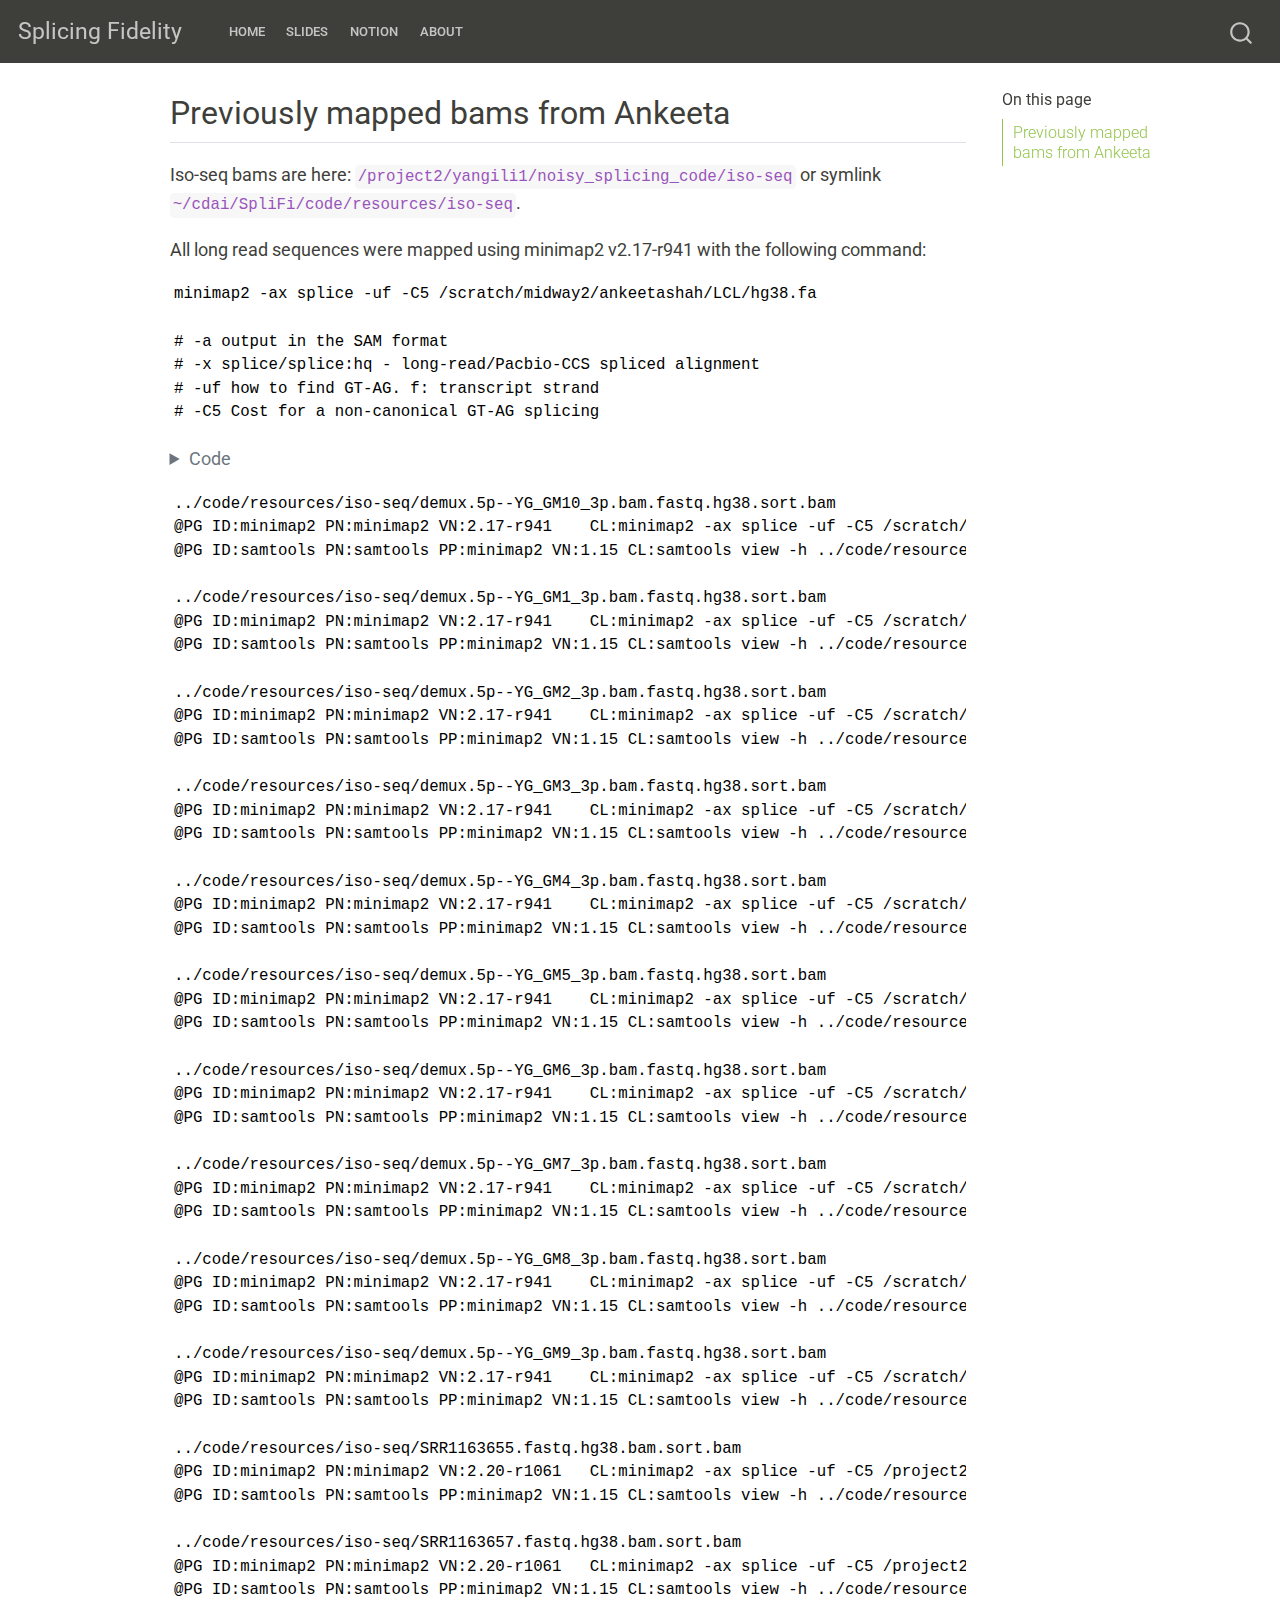
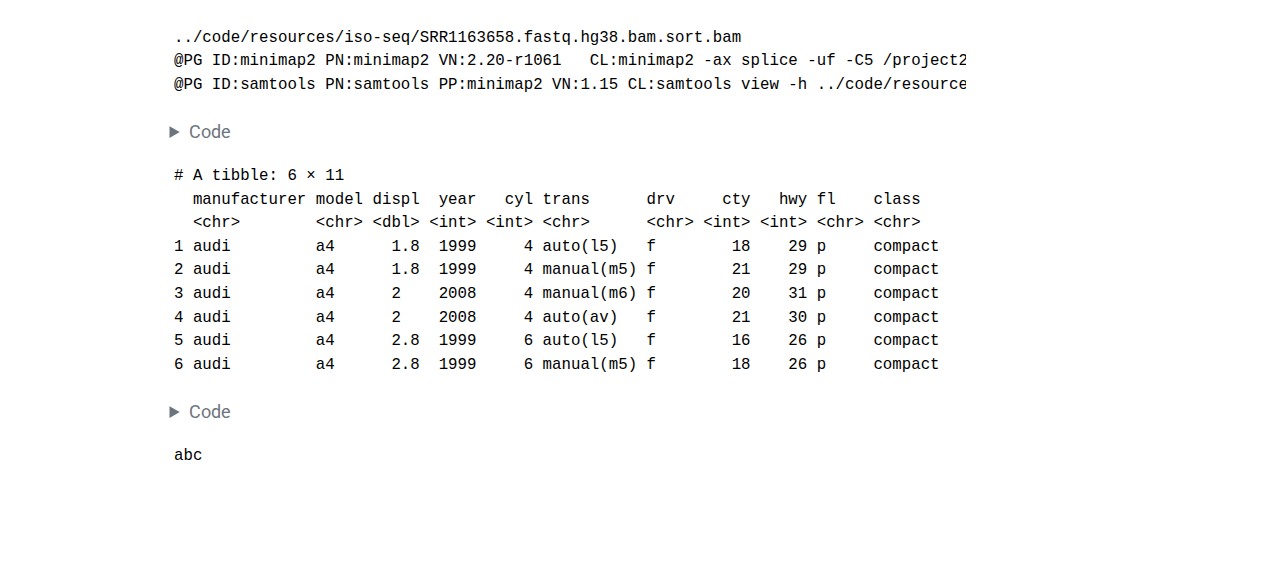
<file: docs/analysis/2022-11-14-PacBio-QC.pub.html>
<!DOCTYPE html>
<html xmlns="http://www.w3.org/1999/xhtml" lang="en" xml:lang="en"><head>

<meta charset="utf-8">
<meta name="generator" content="quarto-1.1.149">

<meta name="viewport" content="width=device-width, initial-scale=1.0, user-scalable=yes">

<meta name="author" content="Chao Dai">
<meta name="dcterms.date" content="2022-11-14">

<title>Splicing Fidelity – pacbio-qc.pub</title>
<style>
code{white-space: pre-wrap;}
span.smallcaps{font-variant: small-caps;}
div.columns{display: flex; gap: min(4vw, 1.5em);}
div.column{flex: auto; overflow-x: auto;}
div.hanging-indent{margin-left: 1.5em; text-indent: -1.5em;}
ul.task-list{list-style: none;}
ul.task-list li input[type="checkbox"] {
  width: 0.8em;
  margin: 0 0.8em 0.2em -1.6em;
  vertical-align: middle;
}
pre > code.sourceCode { white-space: pre; position: relative; }
pre > code.sourceCode > span { display: inline-block; line-height: 1.25; }
pre > code.sourceCode > span:empty { height: 1.2em; }
.sourceCode { overflow: visible; }
code.sourceCode > span { color: inherit; text-decoration: inherit; }
div.sourceCode { margin: 1em 0; }
pre.sourceCode { margin: 0; }
@media screen {
div.sourceCode { overflow: auto; }
}
@media print {
pre > code.sourceCode { white-space: pre-wrap; }
pre > code.sourceCode > span { text-indent: -5em; padding-left: 5em; }
}
pre.numberSource code
  { counter-reset: source-line 0; }
pre.numberSource code > span
  { position: relative; left: -4em; counter-increment: source-line; }
pre.numberSource code > span > a:first-child::before
  { content: counter(source-line);
    position: relative; left: -1em; text-align: right; vertical-align: baseline;
    border: none; display: inline-block;
    -webkit-touch-callout: none; -webkit-user-select: none;
    -khtml-user-select: none; -moz-user-select: none;
    -ms-user-select: none; user-select: none;
    padding: 0 4px; width: 4em;
    color: #aaaaaa;
  }
pre.numberSource { margin-left: 3em; border-left: 1px solid #aaaaaa;  padding-left: 4px; }
div.sourceCode
  {   }
@media screen {
pre > code.sourceCode > span > a:first-child::before { text-decoration: underline; }
}
code span.al { color: #ff0000; font-weight: bold; } /* Alert */
code span.an { color: #60a0b0; font-weight: bold; font-style: italic; } /* Annotation */
code span.at { color: #7d9029; } /* Attribute */
code span.bn { color: #40a070; } /* BaseN */
code span.bu { color: #008000; } /* BuiltIn */
code span.cf { color: #007020; font-weight: bold; } /* ControlFlow */
code span.ch { color: #4070a0; } /* Char */
code span.cn { color: #880000; } /* Constant */
code span.co { color: #60a0b0; font-style: italic; } /* Comment */
code span.cv { color: #60a0b0; font-weight: bold; font-style: italic; } /* CommentVar */
code span.do { color: #ba2121; font-style: italic; } /* Documentation */
code span.dt { color: #902000; } /* DataType */
code span.dv { color: #40a070; } /* DecVal */
code span.er { color: #ff0000; font-weight: bold; } /* Error */
code span.ex { } /* Extension */
code span.fl { color: #40a070; } /* Float */
code span.fu { color: #06287e; } /* Function */
code span.im { color: #008000; font-weight: bold; } /* Import */
code span.in { color: #60a0b0; font-weight: bold; font-style: italic; } /* Information */
code span.kw { color: #007020; font-weight: bold; } /* Keyword */
code span.op { color: #666666; } /* Operator */
code span.ot { color: #007020; } /* Other */
code span.pp { color: #bc7a00; } /* Preprocessor */
code span.sc { color: #4070a0; } /* SpecialChar */
code span.ss { color: #bb6688; } /* SpecialString */
code span.st { color: #4070a0; } /* String */
code span.va { color: #19177c; } /* Variable */
code span.vs { color: #4070a0; } /* VerbatimString */
code span.wa { color: #60a0b0; font-weight: bold; font-style: italic; } /* Warning */
</style>


<script src="../site_libs/quarto-nav/quarto-nav.js"></script>
<script src="../site_libs/quarto-nav/headroom.min.js"></script>
<script src="../site_libs/clipboard/clipboard.min.js"></script>
<script src="../site_libs/quarto-search/autocomplete.umd.js"></script>
<script src="../site_libs/quarto-search/fuse.min.js"></script>
<script src="../site_libs/quarto-search/quarto-search.js"></script>
<meta name="quarto:offset" content="../">
<script src="../site_libs/quarto-html/quarto.js"></script>
<script src="../site_libs/quarto-html/popper.min.js"></script>
<script src="../site_libs/quarto-html/tippy.umd.min.js"></script>
<script src="../site_libs/quarto-html/anchor.min.js"></script>
<link href="../site_libs/quarto-html/tippy.css" rel="stylesheet">
<link href="../site_libs/quarto-html/quarto-syntax-highlighting.css" rel="stylesheet" id="quarto-text-highlighting-styles">
<script src="../site_libs/bootstrap/bootstrap.min.js"></script>
<link href="../site_libs/bootstrap/bootstrap-icons.css" rel="stylesheet">
<link href="../site_libs/bootstrap/bootstrap.min.css" rel="stylesheet" id="quarto-bootstrap" data-mode="light">
<script id="quarto-search-options" type="application/json">{
  "location": "navbar",
  "copy-button": false,
  "collapse-after": 3,
  "panel-placement": "end",
  "type": "overlay",
  "limit": 20,
  "language": {
    "search-no-results-text": "No results",
    "search-matching-documents-text": "matching documents",
    "search-copy-link-title": "Copy link to search",
    "search-hide-matches-text": "Hide additional matches",
    "search-more-match-text": "more match in this document",
    "search-more-matches-text": "more matches in this document",
    "search-clear-button-title": "Clear",
    "search-detached-cancel-button-title": "Cancel",
    "search-submit-button-title": "Submit"
  }
}</script>


<link rel="stylesheet" href="../styles.css">
</head>

<body class="nav-fixed">

<div id="quarto-search-results"></div>
  <header id="quarto-header" class="headroom fixed-top">
    <nav class="navbar navbar-expand-lg navbar-dark ">
      <div class="navbar-container container-fluid">
      <div class="navbar-brand-container">
    <a class="navbar-brand" href="../index.html">
    <span class="navbar-title">Splicing Fidelity</span>
    </a>
  </div>
          <button class="navbar-toggler" type="button" data-bs-toggle="collapse" data-bs-target="#navbarCollapse" aria-controls="navbarCollapse" aria-expanded="false" aria-label="Toggle navigation" onclick="if (window.quartoToggleHeadroom) { window.quartoToggleHeadroom(); }">
  <span class="navbar-toggler-icon"></span>
</button>
          <div class="collapse navbar-collapse" id="navbarCollapse">
            <ul class="navbar-nav navbar-nav-scroll me-auto">
  <li class="nav-item">
    <a class="nav-link" href="../index.html">Home</a>
  </li>  
  <li class="nav-item">
    <a class="nav-link" href="../slides/index.html">Slides</a>
  </li>  
  <li class="nav-item">
    <a class="nav-link" href="https://cdai.notion.site/Notes-0e18d7ec33cb44fc975cb9e139aa784b">Notion</a>
  </li>  
  <li class="nav-item">
    <a class="nav-link" href="../about.html">About</a>
  </li>  
</ul>
              <div id="quarto-search" class="" title="Search"></div>
          </div> <!-- /navcollapse -->
      </div> <!-- /container-fluid -->
    </nav>
</header>
<!-- content -->
<div id="quarto-content" class="quarto-container page-columns page-rows-contents page-layout-article page-navbar">
<!-- sidebar -->
<!-- margin-sidebar -->
    <div id="quarto-margin-sidebar" class="sidebar margin-sidebar">
        <nav id="TOC" role="doc-toc" class="toc-active">
    <h2 id="toc-title">On this page</h2>
   
  <ul>
  <li><a href="#previously-mapped-bams-from-ankeeta" id="toc-previously-mapped-bams-from-ankeeta" class="nav-link active" data-scroll-target="#previously-mapped-bams-from-ankeeta">Previously mapped bams from Ankeeta</a></li>
  </ul>
</nav>
    </div>
<!-- main -->
<main class="content quarto-banner-title-block" id="quarto-document-content">



<section id="previously-mapped-bams-from-ankeeta" class="level2">
<h2 class="anchored" data-anchor-id="previously-mapped-bams-from-ankeeta">Previously mapped bams from Ankeeta</h2>
<p>Iso-seq bams are here: <code>/project2/yangili1/noisy_splicing_code/iso-seq</code> or symlink <code>~/cdai/SpliFi/code/resources/iso-seq</code>.</p>
<p>All long read sequences were mapped using minimap2 v2.17-r941 with the following command:</p>
<pre><code>minimap2 -ax splice -uf -C5 /scratch/midway2/ankeetashah/LCL/hg38.fa

# -a output in the SAM format
# -x splice/splice:hq - long-read/Pacbio-CCS spliced alignment
# -uf how to find GT-AG. f: transcript strand
# -C5 Cost for a non-canonical GT-AG splicing
</code></pre>
<div class="cell">
<details>
<summary>Code</summary>
<div class="sourceCode cell-code" id="cb2"><pre class="sourceCode bash code-with-copy"><code class="sourceCode bash"><span id="cb2-1"><a href="#cb2-1" aria-hidden="true" tabindex="-1"></a><span class="va">bams</span><span class="op">=</span><span class="va">(</span>../code/resources/iso-seq/<span class="pp">*</span>bam<span class="va">)</span></span>
<span id="cb2-2"><a href="#cb2-2" aria-hidden="true" tabindex="-1"></a><span class="cf">for</span> b <span class="kw">in</span> <span class="va">${bams</span><span class="op">[@]</span><span class="va">}</span><span class="kw">;</span> <span class="cf">do</span></span>
<span id="cb2-3"><a href="#cb2-3" aria-hidden="true" tabindex="-1"></a>  <span class="bu">echo</span> <span class="va">$b</span></span>
<span id="cb2-4"><a href="#cb2-4" aria-hidden="true" tabindex="-1"></a>  <span class="ex">samtools</span> view <span class="at">-h</span> <span class="va">$b</span> <span class="kw">|</span> <span class="fu">awk</span> <span class="st">'$1 ~ /@PG/ &amp;&amp; NR &lt; 2000'</span></span>
<span id="cb2-5"><a href="#cb2-5" aria-hidden="true" tabindex="-1"></a>  <span class="bu">echo</span></span>
<span id="cb2-6"><a href="#cb2-6" aria-hidden="true" tabindex="-1"></a><span class="cf">done</span></span></code><button title="Copy to Clipboard" class="code-copy-button"><i class="bi"></i></button></pre></div>
</details>
<div class="cell-output cell-output-stdout">
<pre><code>../code/resources/iso-seq/demux.5p--YG_GM10_3p.bam.fastq.hg38.sort.bam
@PG ID:minimap2 PN:minimap2 VN:2.17-r941    CL:minimap2 -ax splice -uf -C5 /scratch/midway2/ankeetashah/LCL/hg38.fa ../ccs/../ccs/demux.5p--YG_GM10_3p.bam.fastq
@PG ID:samtools PN:samtools PP:minimap2 VN:1.15 CL:samtools view -h ../code/resources/iso-seq/demux.5p--YG_GM10_3p.bam.fastq.hg38.sort.bam

../code/resources/iso-seq/demux.5p--YG_GM1_3p.bam.fastq.hg38.sort.bam
@PG ID:minimap2 PN:minimap2 VN:2.17-r941    CL:minimap2 -ax splice -uf -C5 /scratch/midway2/ankeetashah/LCL/hg38.fa ../ccs/../ccs/demux.5p--YG_GM1_3p.bam.fastq
@PG ID:samtools PN:samtools PP:minimap2 VN:1.15 CL:samtools view -h ../code/resources/iso-seq/demux.5p--YG_GM1_3p.bam.fastq.hg38.sort.bam

../code/resources/iso-seq/demux.5p--YG_GM2_3p.bam.fastq.hg38.sort.bam
@PG ID:minimap2 PN:minimap2 VN:2.17-r941    CL:minimap2 -ax splice -uf -C5 /scratch/midway2/ankeetashah/LCL/hg38.fa ../ccs/../ccs/demux.5p--YG_GM2_3p.bam.fastq
@PG ID:samtools PN:samtools PP:minimap2 VN:1.15 CL:samtools view -h ../code/resources/iso-seq/demux.5p--YG_GM2_3p.bam.fastq.hg38.sort.bam

../code/resources/iso-seq/demux.5p--YG_GM3_3p.bam.fastq.hg38.sort.bam
@PG ID:minimap2 PN:minimap2 VN:2.17-r941    CL:minimap2 -ax splice -uf -C5 /scratch/midway2/ankeetashah/LCL/hg38.fa ../ccs/../ccs/demux.5p--YG_GM3_3p.bam.fastq
@PG ID:samtools PN:samtools PP:minimap2 VN:1.15 CL:samtools view -h ../code/resources/iso-seq/demux.5p--YG_GM3_3p.bam.fastq.hg38.sort.bam

../code/resources/iso-seq/demux.5p--YG_GM4_3p.bam.fastq.hg38.sort.bam
@PG ID:minimap2 PN:minimap2 VN:2.17-r941    CL:minimap2 -ax splice -uf -C5 /scratch/midway2/ankeetashah/LCL/hg38.fa ../ccs/../ccs/demux.5p--YG_GM4_3p.bam.fastq
@PG ID:samtools PN:samtools PP:minimap2 VN:1.15 CL:samtools view -h ../code/resources/iso-seq/demux.5p--YG_GM4_3p.bam.fastq.hg38.sort.bam

../code/resources/iso-seq/demux.5p--YG_GM5_3p.bam.fastq.hg38.sort.bam
@PG ID:minimap2 PN:minimap2 VN:2.17-r941    CL:minimap2 -ax splice -uf -C5 /scratch/midway2/ankeetashah/LCL/hg38.fa ../ccs/../ccs/demux.5p--YG_GM5_3p.bam.fastq
@PG ID:samtools PN:samtools PP:minimap2 VN:1.15 CL:samtools view -h ../code/resources/iso-seq/demux.5p--YG_GM5_3p.bam.fastq.hg38.sort.bam

../code/resources/iso-seq/demux.5p--YG_GM6_3p.bam.fastq.hg38.sort.bam
@PG ID:minimap2 PN:minimap2 VN:2.17-r941    CL:minimap2 -ax splice -uf -C5 /scratch/midway2/ankeetashah/LCL/hg38.fa ../ccs/../ccs/demux.5p--YG_GM6_3p.bam.fastq
@PG ID:samtools PN:samtools PP:minimap2 VN:1.15 CL:samtools view -h ../code/resources/iso-seq/demux.5p--YG_GM6_3p.bam.fastq.hg38.sort.bam

../code/resources/iso-seq/demux.5p--YG_GM7_3p.bam.fastq.hg38.sort.bam
@PG ID:minimap2 PN:minimap2 VN:2.17-r941    CL:minimap2 -ax splice -uf -C5 /scratch/midway2/ankeetashah/LCL/hg38.fa ../ccs/../ccs/demux.5p--YG_GM7_3p.bam.fastq
@PG ID:samtools PN:samtools PP:minimap2 VN:1.15 CL:samtools view -h ../code/resources/iso-seq/demux.5p--YG_GM7_3p.bam.fastq.hg38.sort.bam

../code/resources/iso-seq/demux.5p--YG_GM8_3p.bam.fastq.hg38.sort.bam
@PG ID:minimap2 PN:minimap2 VN:2.17-r941    CL:minimap2 -ax splice -uf -C5 /scratch/midway2/ankeetashah/LCL/hg38.fa ../ccs/../ccs/demux.5p--YG_GM8_3p.bam.fastq
@PG ID:samtools PN:samtools PP:minimap2 VN:1.15 CL:samtools view -h ../code/resources/iso-seq/demux.5p--YG_GM8_3p.bam.fastq.hg38.sort.bam

../code/resources/iso-seq/demux.5p--YG_GM9_3p.bam.fastq.hg38.sort.bam
@PG ID:minimap2 PN:minimap2 VN:2.17-r941    CL:minimap2 -ax splice -uf -C5 /scratch/midway2/ankeetashah/LCL/hg38.fa ../ccs/../ccs/demux.5p--YG_GM9_3p.bam.fastq
@PG ID:samtools PN:samtools PP:minimap2 VN:1.15 CL:samtools view -h ../code/resources/iso-seq/demux.5p--YG_GM9_3p.bam.fastq.hg38.sort.bam

../code/resources/iso-seq/SRR1163655.fastq.hg38.bam.sort.bam
@PG ID:minimap2 PN:minimap2 VN:2.20-r1061   CL:minimap2 -ax splice -uf -C5 /project2/yangili1/ankeetashah/hg38_LCL/hg38_fa/hg38.fa SRR1163655.fastq
@PG ID:samtools PN:samtools PP:minimap2 VN:1.15 CL:samtools view -h ../code/resources/iso-seq/SRR1163655.fastq.hg38.bam.sort.bam

../code/resources/iso-seq/SRR1163657.fastq.hg38.bam.sort.bam
@PG ID:minimap2 PN:minimap2 VN:2.20-r1061   CL:minimap2 -ax splice -uf -C5 /project2/yangili1/ankeetashah/hg38_LCL/hg38_fa/hg38.fa SRR1163657.fastq
@PG ID:samtools PN:samtools PP:minimap2 VN:1.15 CL:samtools view -h ../code/resources/iso-seq/SRR1163657.fastq.hg38.bam.sort.bam

../code/resources/iso-seq/SRR1163658.fastq.hg38.bam.sort.bam
@PG ID:minimap2 PN:minimap2 VN:2.20-r1061   CL:minimap2 -ax splice -uf -C5 /project2/yangili1/ankeetashah/hg38_LCL/hg38_fa/hg38.fa SRR1163658.fastq
@PG ID:samtools PN:samtools PP:minimap2 VN:1.15 CL:samtools view -h ../code/resources/iso-seq/SRR1163658.fastq.hg38.bam.sort.bam</code></pre>
</div>
</div>
<div class="cell">
<details>
<summary>Code</summary>
<div class="sourceCode cell-code" id="cb4"><pre class="sourceCode r code-with-copy"><code class="sourceCode r"><span id="cb4-1"><a href="#cb4-1" aria-hidden="true" tabindex="-1"></a><span class="fu">library</span>(tidyverse)</span>
<span id="cb4-2"><a href="#cb4-2" aria-hidden="true" tabindex="-1"></a></span>
<span id="cb4-3"><a href="#cb4-3" aria-hidden="true" tabindex="-1"></a><span class="fu">head</span>(mpg)</span></code><button title="Copy to Clipboard" class="code-copy-button"><i class="bi"></i></button></pre></div>
</details>
<div class="cell-output cell-output-stdout">
<pre><code># A tibble: 6 × 11
  manufacturer model displ  year   cyl trans      drv     cty   hwy fl    class  
  &lt;chr&gt;        &lt;chr&gt; &lt;dbl&gt; &lt;int&gt; &lt;int&gt; &lt;chr&gt;      &lt;chr&gt; &lt;int&gt; &lt;int&gt; &lt;chr&gt; &lt;chr&gt;  
1 audi         a4      1.8  1999     4 auto(l5)   f        18    29 p     compact
2 audi         a4      1.8  1999     4 manual(m5) f        21    29 p     compact
3 audi         a4      2    2008     4 manual(m6) f        20    31 p     compact
4 audi         a4      2    2008     4 auto(av)   f        21    30 p     compact
5 audi         a4      2.8  1999     6 auto(l5)   f        16    26 p     compact
6 audi         a4      2.8  1999     6 manual(m5) f        18    26 p     compact</code></pre>
</div>
</div>
<div class="cell">
<details>
<summary>Code</summary>
<div class="sourceCode cell-code" id="cb6"><pre class="sourceCode bash code-with-copy"><code class="sourceCode bash"><span id="cb6-1"><a href="#cb6-1" aria-hidden="true" tabindex="-1"></a><span class="bu">echo</span> abc</span></code><button title="Copy to Clipboard" class="code-copy-button"><i class="bi"></i></button></pre></div>
</details>
<div class="cell-output cell-output-stdout">
<pre><code>abc</code></pre>
</div>
</div>


</section>

</main> <!-- /main -->
<script id="quarto-html-after-body" type="application/javascript">
window.document.addEventListener("DOMContentLoaded", function (event) {
  const toggleBodyColorMode = (bsSheetEl) => {
    const mode = bsSheetEl.getAttribute("data-mode");
    const bodyEl = window.document.querySelector("body");
    if (mode === "dark") {
      bodyEl.classList.add("quarto-dark");
      bodyEl.classList.remove("quarto-light");
    } else {
      bodyEl.classList.add("quarto-light");
      bodyEl.classList.remove("quarto-dark");
    }
  }
  const toggleBodyColorPrimary = () => {
    const bsSheetEl = window.document.querySelector("link#quarto-bootstrap");
    if (bsSheetEl) {
      toggleBodyColorMode(bsSheetEl);
    }
  }
  toggleBodyColorPrimary();  
  const icon = "";
  const anchorJS = new window.AnchorJS();
  anchorJS.options = {
    placement: 'right',
    icon: icon
  };
  anchorJS.add('.anchored');
  const clipboard = new window.ClipboardJS('.code-copy-button', {
    target: function(trigger) {
      return trigger.previousElementSibling;
    }
  });
  clipboard.on('success', function(e) {
    // button target
    const button = e.trigger;
    // don't keep focus
    button.blur();
    // flash "checked"
    button.classList.add('code-copy-button-checked');
    var currentTitle = button.getAttribute("title");
    button.setAttribute("title", "Copied!");
    setTimeout(function() {
      button.setAttribute("title", currentTitle);
      button.classList.remove('code-copy-button-checked');
    }, 1000);
    // clear code selection
    e.clearSelection();
  });
  function tippyHover(el, contentFn) {
    const config = {
      allowHTML: true,
      content: contentFn,
      maxWidth: 500,
      delay: 100,
      arrow: false,
      appendTo: function(el) {
          return el.parentElement;
      },
      interactive: true,
      interactiveBorder: 10,
      theme: 'quarto',
      placement: 'bottom-start'
    };
    window.tippy(el, config); 
  }
  const noterefs = window.document.querySelectorAll('a[role="doc-noteref"]');
  for (var i=0; i<noterefs.length; i++) {
    const ref = noterefs[i];
    tippyHover(ref, function() {
      // use id or data attribute instead here
      let href = ref.getAttribute('data-footnote-href') || ref.getAttribute('href');
      try { href = new URL(href).hash; } catch {}
      const id = href.replace(/^#\/?/, "");
      const note = window.document.getElementById(id);
      return note.innerHTML;
    });
  }
  var bibliorefs = window.document.querySelectorAll('a[role="doc-biblioref"]');
  for (var i=0; i<bibliorefs.length; i++) {
    const ref = bibliorefs[i];
    const cites = ref.parentNode.getAttribute('data-cites').split(' ');
    tippyHover(ref, function() {
      var popup = window.document.createElement('div');
      cites.forEach(function(cite) {
        var citeDiv = window.document.createElement('div');
        citeDiv.classList.add('hanging-indent');
        citeDiv.classList.add('csl-entry');
        var biblioDiv = window.document.getElementById('ref-' + cite);
        if (biblioDiv) {
          citeDiv.innerHTML = biblioDiv.innerHTML;
        }
        popup.appendChild(citeDiv);
      });
      return popup.innerHTML;
    });
  }
});
</script>
</div> <!-- /content -->



</body></html>
</file>
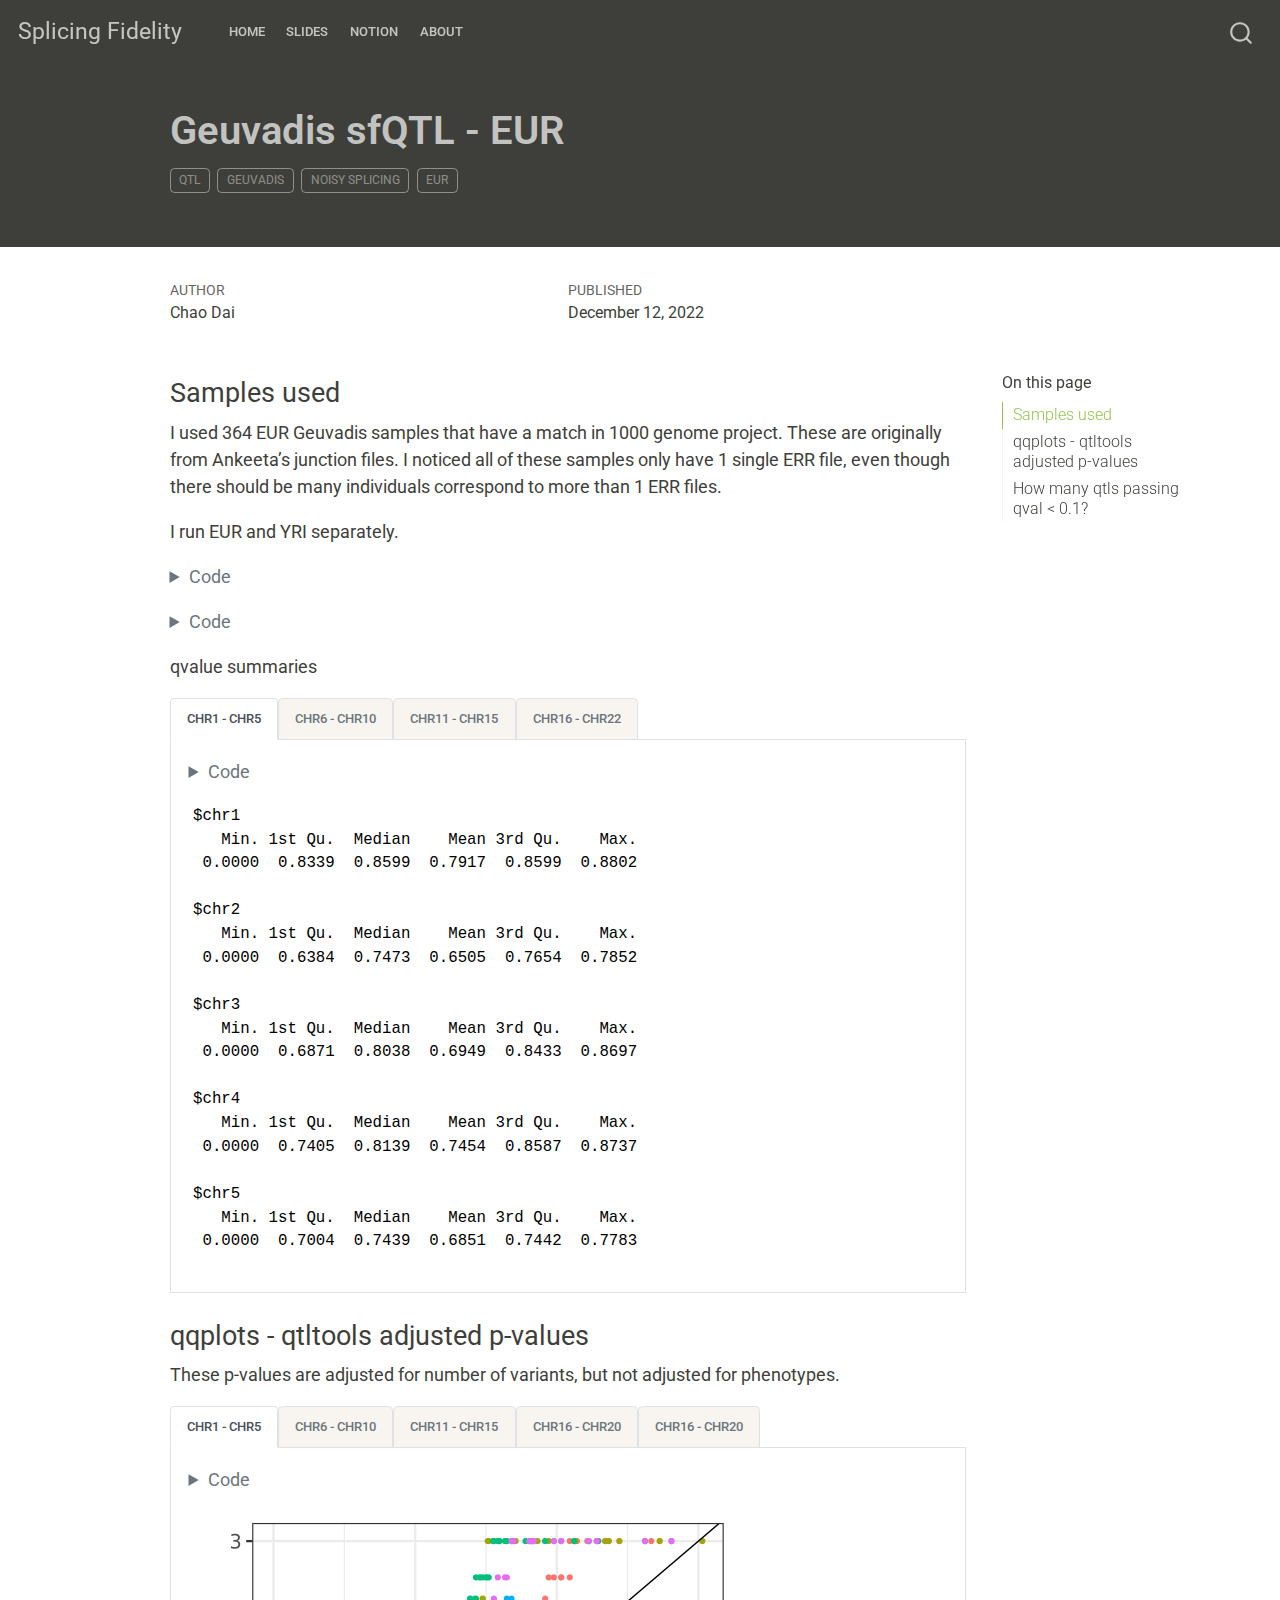
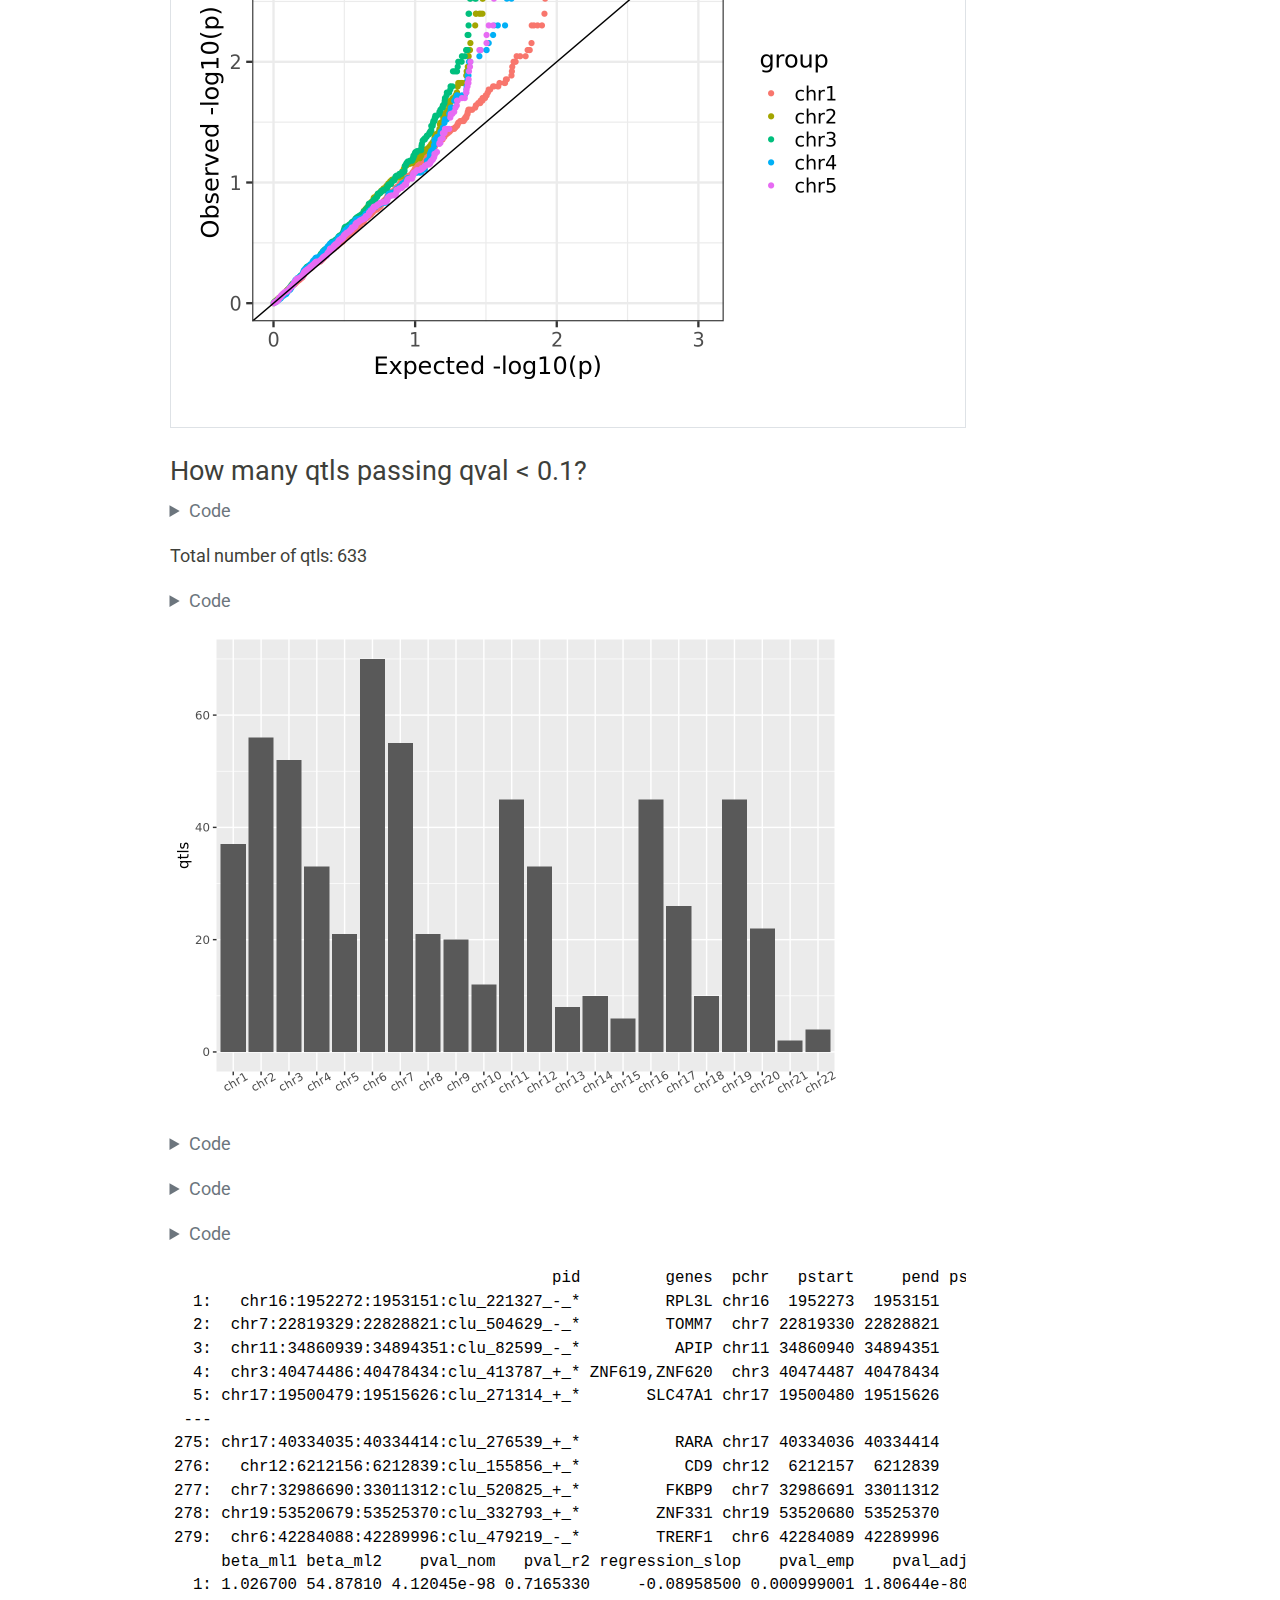
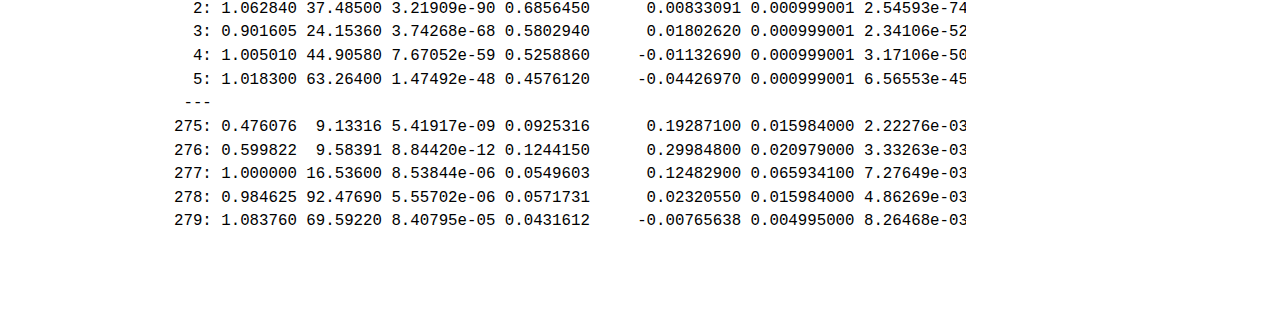
<file: docs/analysis/2022-12-12-Geuvadis-nsqtl.pub.html>
<!DOCTYPE html>
<html xmlns="http://www.w3.org/1999/xhtml" lang="en" xml:lang="en"><head>

<meta charset="utf-8">
<meta name="generator" content="quarto-1.1.149">

<meta name="viewport" content="width=device-width, initial-scale=1.0, user-scalable=yes">

<meta name="author" content="Chao Dai">
<meta name="dcterms.date" content="2022-12-12">

<title>Splicing Fidelity - Geuvadis sfQTL - EUR</title>
<style>
code{white-space: pre-wrap;}
span.smallcaps{font-variant: small-caps;}
div.columns{display: flex; gap: min(4vw, 1.5em);}
div.column{flex: auto; overflow-x: auto;}
div.hanging-indent{margin-left: 1.5em; text-indent: -1.5em;}
ul.task-list{list-style: none;}
ul.task-list li input[type="checkbox"] {
  width: 0.8em;
  margin: 0 0.8em 0.2em -1.6em;
  vertical-align: middle;
}
pre > code.sourceCode { white-space: pre; position: relative; }
pre > code.sourceCode > span { display: inline-block; line-height: 1.25; }
pre > code.sourceCode > span:empty { height: 1.2em; }
.sourceCode { overflow: visible; }
code.sourceCode > span { color: inherit; text-decoration: inherit; }
div.sourceCode { margin: 1em 0; }
pre.sourceCode { margin: 0; }
@media screen {
div.sourceCode { overflow: auto; }
}
@media print {
pre > code.sourceCode { white-space: pre-wrap; }
pre > code.sourceCode > span { text-indent: -5em; padding-left: 5em; }
}
pre.numberSource code
  { counter-reset: source-line 0; }
pre.numberSource code > span
  { position: relative; left: -4em; counter-increment: source-line; }
pre.numberSource code > span > a:first-child::before
  { content: counter(source-line);
    position: relative; left: -1em; text-align: right; vertical-align: baseline;
    border: none; display: inline-block;
    -webkit-touch-callout: none; -webkit-user-select: none;
    -khtml-user-select: none; -moz-user-select: none;
    -ms-user-select: none; user-select: none;
    padding: 0 4px; width: 4em;
    color: #aaaaaa;
  }
pre.numberSource { margin-left: 3em; border-left: 1px solid #aaaaaa;  padding-left: 4px; }
div.sourceCode
  {   }
@media screen {
pre > code.sourceCode > span > a:first-child::before { text-decoration: underline; }
}
code span.al { color: #ff0000; font-weight: bold; } /* Alert */
code span.an { color: #60a0b0; font-weight: bold; font-style: italic; } /* Annotation */
code span.at { color: #7d9029; } /* Attribute */
code span.bn { color: #40a070; } /* BaseN */
code span.bu { color: #008000; } /* BuiltIn */
code span.cf { color: #007020; font-weight: bold; } /* ControlFlow */
code span.ch { color: #4070a0; } /* Char */
code span.cn { color: #880000; } /* Constant */
code span.co { color: #60a0b0; font-style: italic; } /* Comment */
code span.cv { color: #60a0b0; font-weight: bold; font-style: italic; } /* CommentVar */
code span.do { color: #ba2121; font-style: italic; } /* Documentation */
code span.dt { color: #902000; } /* DataType */
code span.dv { color: #40a070; } /* DecVal */
code span.er { color: #ff0000; font-weight: bold; } /* Error */
code span.ex { } /* Extension */
code span.fl { color: #40a070; } /* Float */
code span.fu { color: #06287e; } /* Function */
code span.im { color: #008000; font-weight: bold; } /* Import */
code span.in { color: #60a0b0; font-weight: bold; font-style: italic; } /* Information */
code span.kw { color: #007020; font-weight: bold; } /* Keyword */
code span.op { color: #666666; } /* Operator */
code span.ot { color: #007020; } /* Other */
code span.pp { color: #bc7a00; } /* Preprocessor */
code span.sc { color: #4070a0; } /* SpecialChar */
code span.ss { color: #bb6688; } /* SpecialString */
code span.st { color: #4070a0; } /* String */
code span.va { color: #19177c; } /* Variable */
code span.vs { color: #4070a0; } /* VerbatimString */
code span.wa { color: #60a0b0; font-weight: bold; font-style: italic; } /* Warning */
</style>


<script src="../site_libs/quarto-nav/quarto-nav.js"></script>
<script src="../site_libs/quarto-nav/headroom.min.js"></script>
<script src="../site_libs/clipboard/clipboard.min.js"></script>
<script src="../site_libs/quarto-search/autocomplete.umd.js"></script>
<script src="../site_libs/quarto-search/fuse.min.js"></script>
<script src="../site_libs/quarto-search/quarto-search.js"></script>
<meta name="quarto:offset" content="../">
<script src="../site_libs/quarto-html/quarto.js"></script>
<script src="../site_libs/quarto-html/popper.min.js"></script>
<script src="../site_libs/quarto-html/tippy.umd.min.js"></script>
<script src="../site_libs/quarto-html/anchor.min.js"></script>
<link href="../site_libs/quarto-html/tippy.css" rel="stylesheet">
<link href="../site_libs/quarto-html/quarto-syntax-highlighting.css" rel="stylesheet" id="quarto-text-highlighting-styles">
<script src="../site_libs/bootstrap/bootstrap.min.js"></script>
<link href="../site_libs/bootstrap/bootstrap-icons.css" rel="stylesheet">
<link href="../site_libs/bootstrap/bootstrap.min.css" rel="stylesheet" id="quarto-bootstrap" data-mode="light">
<script id="quarto-search-options" type="application/json">{
  "location": "navbar",
  "copy-button": false,
  "collapse-after": 3,
  "panel-placement": "end",
  "type": "overlay",
  "limit": 20,
  "language": {
    "search-no-results-text": "No results",
    "search-matching-documents-text": "matching documents",
    "search-copy-link-title": "Copy link to search",
    "search-hide-matches-text": "Hide additional matches",
    "search-more-match-text": "more match in this document",
    "search-more-matches-text": "more matches in this document",
    "search-clear-button-title": "Clear",
    "search-detached-cancel-button-title": "Cancel",
    "search-submit-button-title": "Submit"
  }
}</script>


<link rel="stylesheet" href="../styles.css">
</head>

<body class="nav-fixed">

<div id="quarto-search-results"></div>
  <header id="quarto-header" class="headroom fixed-top">
    <nav class="navbar navbar-expand-lg navbar-dark ">
      <div class="navbar-container container-fluid">
      <div class="navbar-brand-container">
    <a class="navbar-brand" href="../index.html">
    <span class="navbar-title">Splicing Fidelity</span>
    </a>
  </div>
          <button class="navbar-toggler" type="button" data-bs-toggle="collapse" data-bs-target="#navbarCollapse" aria-controls="navbarCollapse" aria-expanded="false" aria-label="Toggle navigation" onclick="if (window.quartoToggleHeadroom) { window.quartoToggleHeadroom(); }">
  <span class="navbar-toggler-icon"></span>
</button>
          <div class="collapse navbar-collapse" id="navbarCollapse">
            <ul class="navbar-nav navbar-nav-scroll me-auto">
  <li class="nav-item">
    <a class="nav-link" href="../index.html">Home</a>
  </li>  
  <li class="nav-item">
    <a class="nav-link" href="../slides/index.html">Slides</a>
  </li>  
  <li class="nav-item">
    <a class="nav-link" href="https://cdai.notion.site/Notes-0e18d7ec33cb44fc975cb9e139aa784b">Notion</a>
  </li>  
  <li class="nav-item">
    <a class="nav-link" href="../about.html">About</a>
  </li>  
</ul>
              <div id="quarto-search" class="" title="Search"></div>
          </div> <!-- /navcollapse -->
      </div> <!-- /container-fluid -->
    </nav>
</header>
<!-- content -->
<header id="title-block-header" class="quarto-title-block default page-columns page-full">
  <div class="quarto-title-banner page-columns page-full">
    <div class="quarto-title column-body">
      <h1 class="title">Geuvadis sfQTL - EUR</h1>
                                <div class="quarto-categories">
                <div class="quarto-category">QTL</div>
                <div class="quarto-category">Geuvadis</div>
                <div class="quarto-category">noisy splicing</div>
                <div class="quarto-category">EUR</div>
              </div>
                  </div>
  </div>
    
  
  <div class="quarto-title-meta">

      <div>
      <div class="quarto-title-meta-heading">Author</div>
      <div class="quarto-title-meta-contents">
               <p>Chao Dai </p>
            </div>
    </div>
      
      <div>
      <div class="quarto-title-meta-heading">Published</div>
      <div class="quarto-title-meta-contents">
        <p class="date">December 12, 2022</p>
      </div>
    </div>
      
    </div>
    
  
  </header><div id="quarto-content" class="quarto-container page-columns page-rows-contents page-layout-article page-navbar">
<!-- sidebar -->
<!-- margin-sidebar -->
    <div id="quarto-margin-sidebar" class="sidebar margin-sidebar">
        <nav id="TOC" role="doc-toc" class="toc-active">
    <h2 id="toc-title">On this page</h2>
   
  <ul>
  <li><a href="#samples-used" id="toc-samples-used" class="nav-link active" data-scroll-target="#samples-used">Samples used</a></li>
  <li><a href="#qqplots---qtltools-adjusted-p-values" id="toc-qqplots---qtltools-adjusted-p-values" class="nav-link" data-scroll-target="#qqplots---qtltools-adjusted-p-values">qqplots - qtltools adjusted p-values</a></li>
  <li><a href="#how-many-qtls-passing-qval-0.1" id="toc-how-many-qtls-passing-qval-0.1" class="nav-link" data-scroll-target="#how-many-qtls-passing-qval-0.1">How many qtls passing qval &lt; 0.1?</a></li>
  </ul>
</nav>
    </div>
<!-- main -->
<main class="content quarto-banner-title-block" id="quarto-document-content">




<section id="samples-used" class="level3">
<h3 class="anchored" data-anchor-id="samples-used">Samples used</h3>
<p>I used 364 EUR Geuvadis samples that have a match in 1000 genome project. These are originally from Ankeeta’s junction files. I noticed all of these samples only have 1 single ERR file, even though there should be many individuals correspond to more than 1 ERR files.</p>
<p>I run EUR and YRI separately.</p>
<div class="cell">
<details>
<summary>Code</summary>
<div class="sourceCode cell-code" id="cb1"><pre class="sourceCode r code-with-copy"><code class="sourceCode r"><span id="cb1-1"><a href="#cb1-1" aria-hidden="true" tabindex="-1"></a>metadata <span class="ot">=</span> <span class="fu">fread</span>(<span class="st">"../code/resources/geuvadis-sample-run-pop-lookup.tsv"</span>)</span></code><button title="Copy to Clipboard" class="code-copy-button"><i class="bi"></i></button></pre></div>
</details>
</div>
<div class="cell">
<details>
<summary>Code</summary>
<div class="sourceCode cell-code" id="cb2"><pre class="sourceCode r code-with-copy"><code class="sourceCode r"><span id="cb2-1"><a href="#cb2-1" aria-hidden="true" tabindex="-1"></a>perm_out_cols <span class="ot">=</span> <span class="fu">c</span>(<span class="st">"pid"</span>, <span class="st">"pchr"</span>, <span class="st">"pstart"</span>, <span class="st">"pend"</span>, <span class="st">"pstrand"</span>, <span class="st">"num_snp_tested"</span>,</span>
<span id="cb2-2"><a href="#cb2-2" aria-hidden="true" tabindex="-1"></a>                  <span class="st">"best_nominal_dist"</span>, <span class="st">"best_gid"</span>, <span class="st">"best_gchr"</span>, <span class="st">"best_gstart"</span>,</span>
<span id="cb2-3"><a href="#cb2-3" aria-hidden="true" tabindex="-1"></a>                  <span class="st">"best_gend"</span>, <span class="st">"true_dof"</span>, <span class="st">"esti_dof"</span>, <span class="st">"beta_ml1"</span>, <span class="st">"beta_ml2"</span>,</span>
<span id="cb2-4"><a href="#cb2-4" aria-hidden="true" tabindex="-1"></a>                  <span class="st">"pval_nom"</span>, <span class="st">"pval_r2"</span>, <span class="st">"regression_slop"</span>, <span class="st">"pval_emp"</span>, </span>
<span id="cb2-5"><a href="#cb2-5" aria-hidden="true" tabindex="-1"></a>                  <span class="st">"pval_adj"</span>, <span class="st">"q"</span>)</span>
<span id="cb2-6"><a href="#cb2-6" aria-hidden="true" tabindex="-1"></a>folder <span class="ot">=</span> <span class="fu">paste0</span>(<span class="st">"../code/results/qtl/noisy/Geuvadis/"</span>, params<span class="sc">$</span>population, <span class="st">"/cis_100000/perm"</span>, <span class="at">collapse =</span> <span class="st">""</span>)</span>
<span id="cb2-7"><a href="#cb2-7" aria-hidden="true" tabindex="-1"></a>qtls <span class="ot">=</span> <span class="fu">dir</span>(folder, <span class="st">".+addQval.txt.gz"</span>, <span class="at">full.names =</span> T)</span>
<span id="cb2-8"><a href="#cb2-8" aria-hidden="true" tabindex="-1"></a>qtls <span class="ot">=</span> naturalsort<span class="sc">::</span><span class="fu">naturalsort</span>(qtls)</span>
<span id="cb2-9"><a href="#cb2-9" aria-hidden="true" tabindex="-1"></a><span class="fu">names</span>(qtls) <span class="ot">=</span> <span class="fu">str_extract</span>(qtls, <span class="st">"chr[0-9]{1,2}"</span>)</span>
<span id="cb2-10"><a href="#cb2-10" aria-hidden="true" tabindex="-1"></a>qtls <span class="ot">=</span> <span class="fu">map</span>(qtls, <span class="sc">~</span><span class="fu">fread</span>(.x, <span class="at">col.names =</span> perm_out_cols))</span></code><button title="Copy to Clipboard" class="code-copy-button"><i class="bi"></i></button></pre></div>
</details>
</div>
<p>qvalue summaries</p>
<div class="panel-tabset">
<ul class="nav nav-tabs" role="tablist"><li class="nav-item" role="presentation"><a class="nav-link active" id="tabset-1-1-tab" data-bs-toggle="tab" data-bs-target="#tabset-1-1" role="tab" aria-controls="tabset-1-1" aria-selected="true">chr1 - chr5</a></li><li class="nav-item" role="presentation"><a class="nav-link" id="tabset-1-2-tab" data-bs-toggle="tab" data-bs-target="#tabset-1-2" role="tab" aria-controls="tabset-1-2" aria-selected="false">chr6 - chr10</a></li><li class="nav-item" role="presentation"><a class="nav-link" id="tabset-1-3-tab" data-bs-toggle="tab" data-bs-target="#tabset-1-3" role="tab" aria-controls="tabset-1-3" aria-selected="false">chr11 - chr15</a></li><li class="nav-item" role="presentation"><a class="nav-link" id="tabset-1-4-tab" data-bs-toggle="tab" data-bs-target="#tabset-1-4" role="tab" aria-controls="tabset-1-4" aria-selected="false">chr16 - chr22</a></li></ul>
<div class="tab-content">
<div id="tabset-1-1" class="tab-pane active" role="tabpanel" aria-labelledby="tabset-1-1-tab">
<div class="cell">
<details>
<summary>Code</summary>
<div class="sourceCode cell-code" id="cb3"><pre class="sourceCode r code-with-copy"><code class="sourceCode r"><span id="cb3-1"><a href="#cb3-1" aria-hidden="true" tabindex="-1"></a><span class="fu">map</span>(qtls[<span class="dv">1</span><span class="sc">:</span><span class="dv">5</span>], <span class="sc">~</span> <span class="fu">summary</span>(.x<span class="sc">$</span>q))</span></code><button title="Copy to Clipboard" class="code-copy-button"><i class="bi"></i></button></pre></div>
</details>
<div class="cell-output cell-output-stdout">
<pre><code>$chr1
   Min. 1st Qu.  Median    Mean 3rd Qu.    Max. 
 0.0000  0.8339  0.8599  0.7917  0.8599  0.8802 

$chr2
   Min. 1st Qu.  Median    Mean 3rd Qu.    Max. 
 0.0000  0.6384  0.7473  0.6505  0.7654  0.7852 

$chr3
   Min. 1st Qu.  Median    Mean 3rd Qu.    Max. 
 0.0000  0.6871  0.8038  0.6949  0.8433  0.8697 

$chr4
   Min. 1st Qu.  Median    Mean 3rd Qu.    Max. 
 0.0000  0.7405  0.8139  0.7454  0.8587  0.8737 

$chr5
   Min. 1st Qu.  Median    Mean 3rd Qu.    Max. 
 0.0000  0.7004  0.7439  0.6851  0.7442  0.7783 </code></pre>
</div>
</div>
</div>
<div id="tabset-1-2" class="tab-pane" role="tabpanel" aria-labelledby="tabset-1-2-tab">
<div class="cell">
<details>
<summary>Code</summary>
<div class="sourceCode cell-code" id="cb5"><pre class="sourceCode r code-with-copy"><code class="sourceCode r"><span id="cb5-1"><a href="#cb5-1" aria-hidden="true" tabindex="-1"></a><span class="fu">map</span>(qtls[<span class="dv">6</span><span class="sc">:</span><span class="dv">10</span>], <span class="sc">~</span> <span class="fu">summary</span>(.x<span class="sc">$</span>q))</span></code><button title="Copy to Clipboard" class="code-copy-button"><i class="bi"></i></button></pre></div>
</details>
<div class="cell-output cell-output-stdout">
<pre><code>$chr6
   Min. 1st Qu.  Median    Mean 3rd Qu.    Max. 
 0.0000  0.5139  0.6686  0.5886  0.7445  0.7834 

$chr7
   Min. 1st Qu.  Median    Mean 3rd Qu.    Max. 
 0.0000  0.6038  0.7352  0.6388  0.7697  0.8101 

$chr8
   Min. 1st Qu.  Median    Mean 3rd Qu.    Max. 
 0.0000  0.8053  0.8753  0.8160  0.9527  0.9646 

$chr9
   Min. 1st Qu.  Median    Mean 3rd Qu.    Max. 
 0.0000  0.7470  0.7884  0.7149  0.8191  0.8413 

$chr10
   Min. 1st Qu.  Median    Mean 3rd Qu.    Max. 
 0.0000  0.9879  0.9879  0.9386  0.9879  0.9982 </code></pre>
</div>
</div>
</div>
<div id="tabset-1-3" class="tab-pane" role="tabpanel" aria-labelledby="tabset-1-3-tab">
<div class="cell">
<details>
<summary>Code</summary>
<div class="sourceCode cell-code" id="cb7"><pre class="sourceCode r code-with-copy"><code class="sourceCode r"><span id="cb7-1"><a href="#cb7-1" aria-hidden="true" tabindex="-1"></a><span class="fu">map</span>(qtls[<span class="dv">11</span><span class="sc">:</span><span class="dv">15</span>], <span class="sc">~</span> <span class="fu">summary</span>(.x<span class="sc">$</span>q))</span></code><button title="Copy to Clipboard" class="code-copy-button"><i class="bi"></i></button></pre></div>
</details>
<div class="cell-output cell-output-stdout">
<pre><code>$chr11
   Min. 1st Qu.  Median    Mean 3rd Qu.    Max. 
 0.0000  0.5516  0.7024  0.6178  0.7417  0.7768 

$chr12
   Min. 1st Qu.  Median    Mean 3rd Qu.    Max. 
 0.0000  0.6674  0.8433  0.7345  0.8433  0.8618 

$chr13
     Min.   1st Qu.    Median      Mean   3rd Qu.      Max. 
0.0002205 0.8703600 0.8961700 0.8314355 0.8961700 0.9097100 

$chr14
    Min.  1st Qu.   Median     Mean  3rd Qu.     Max. 
0.001165 0.954370 0.954370 0.908500 0.954370 0.972210 

$chr15
     Min.   1st Qu.    Median      Mean   3rd Qu.      Max. 
0.0002337 0.8384000 0.8499500 0.8088334 0.8516200 0.8695200 </code></pre>
</div>
</div>
</div>
<div id="tabset-1-4" class="tab-pane" role="tabpanel" aria-labelledby="tabset-1-4-tab">
<div class="cell">
<details>
<summary>Code</summary>
<div class="sourceCode cell-code" id="cb9"><pre class="sourceCode r code-with-copy"><code class="sourceCode r"><span id="cb9-1"><a href="#cb9-1" aria-hidden="true" tabindex="-1"></a><span class="fu">map</span>(qtls[<span class="dv">16</span><span class="sc">:</span><span class="dv">22</span>], <span class="sc">~</span> <span class="fu">summary</span>(.x<span class="sc">$</span>q))</span></code><button title="Copy to Clipboard" class="code-copy-button"><i class="bi"></i></button></pre></div>
</details>
<div class="cell-output cell-output-stdout">
<pre><code>$chr16
   Min. 1st Qu.  Median    Mean 3rd Qu.    Max. 
 0.0000  0.6896  0.8510  0.7374  0.8856  0.9059 

$chr17
   Min. 1st Qu.  Median    Mean 3rd Qu.    Max. 
 0.0000  0.9878  0.9878  0.9316  0.9878  0.9995 

$chr18
     Min.   1st Qu.    Median      Mean   3rd Qu.      Max. 
0.0000502 0.7877600 0.7987300 0.7301585 0.7987300 0.8216700 

$chr19
   Min. 1st Qu.  Median    Mean 3rd Qu.    Max. 
 0.0000  0.6901  0.7812  0.6810  0.7893  0.8209 

$chr20
   Min. 1st Qu.  Median    Mean 3rd Qu.    Max. 
 0.0000  0.8439  0.8829  0.8091  0.9242  0.9411 

$chr21
   Min. 1st Qu.  Median    Mean 3rd Qu.    Max. 
0.07043 0.79009 0.79948 0.72310 0.80723 0.83222 

$chr22
    Min.  1st Qu.   Median     Mean  3rd Qu.     Max. 
0.001986 0.827950 0.827950 0.795585 0.827950 0.851300 </code></pre>
</div>
</div>
</div>
</div>
</div>
</section>
<section id="qqplots---qtltools-adjusted-p-values" class="level3">
<h3 class="anchored" data-anchor-id="qqplots---qtltools-adjusted-p-values">qqplots - qtltools adjusted p-values</h3>
<p>These p-values are adjusted for number of variants, but not adjusted for phenotypes.</p>
<div class="panel-tabset">
<ul class="nav nav-tabs" role="tablist"><li class="nav-item" role="presentation"><a class="nav-link active" id="tabset-2-1-tab" data-bs-toggle="tab" data-bs-target="#tabset-2-1" role="tab" aria-controls="tabset-2-1" aria-selected="true">chr1 - chr5</a></li><li class="nav-item" role="presentation"><a class="nav-link" id="tabset-2-2-tab" data-bs-toggle="tab" data-bs-target="#tabset-2-2" role="tab" aria-controls="tabset-2-2" aria-selected="false">chr6 - chr10</a></li><li class="nav-item" role="presentation"><a class="nav-link" id="tabset-2-3-tab" data-bs-toggle="tab" data-bs-target="#tabset-2-3" role="tab" aria-controls="tabset-2-3" aria-selected="false">chr11 - chr15</a></li><li class="nav-item" role="presentation"><a class="nav-link" id="tabset-2-4-tab" data-bs-toggle="tab" data-bs-target="#tabset-2-4" role="tab" aria-controls="tabset-2-4" aria-selected="false">chr16 - chr20</a></li><li class="nav-item" role="presentation"><a class="nav-link" id="tabset-2-5-tab" data-bs-toggle="tab" data-bs-target="#tabset-2-5" role="tab" aria-controls="tabset-2-5" aria-selected="false">chr16 - chr20</a></li></ul>
<div class="tab-content">
<div id="tabset-2-1" class="tab-pane active" role="tabpanel" aria-labelledby="tabset-2-1-tab">
<div class="cell">
<details>
<summary>Code</summary>
<div class="sourceCode cell-code" id="cb11"><pre class="sourceCode r code-with-copy"><code class="sourceCode r"><span id="cb11-1"><a href="#cb11-1" aria-hidden="true" tabindex="-1"></a>leafcutter<span class="sc">::</span><span class="fu">multiqq</span>(</span>
<span id="cb11-2"><a href="#cb11-2" aria-hidden="true" tabindex="-1"></a>  <span class="fu">list</span>(<span class="at">chr1 =</span> qtls<span class="sc">$</span>chr1<span class="sc">$</span>pval_emp,</span>
<span id="cb11-3"><a href="#cb11-3" aria-hidden="true" tabindex="-1"></a>       <span class="at">chr2 =</span> qtls<span class="sc">$</span>chr2<span class="sc">$</span>pval_emp,</span>
<span id="cb11-4"><a href="#cb11-4" aria-hidden="true" tabindex="-1"></a>       <span class="at">chr3 =</span> qtls<span class="sc">$</span>chr3<span class="sc">$</span>pval_emp,</span>
<span id="cb11-5"><a href="#cb11-5" aria-hidden="true" tabindex="-1"></a>       <span class="at">chr4 =</span> qtls<span class="sc">$</span>chr4<span class="sc">$</span>pval_emp,</span>
<span id="cb11-6"><a href="#cb11-6" aria-hidden="true" tabindex="-1"></a>       <span class="at">chr5 =</span> qtls<span class="sc">$</span>chr5<span class="sc">$</span>pval_emp</span>
<span id="cb11-7"><a href="#cb11-7" aria-hidden="true" tabindex="-1"></a>       )</span>
<span id="cb11-8"><a href="#cb11-8" aria-hidden="true" tabindex="-1"></a>)</span></code><button title="Copy to Clipboard" class="code-copy-button"><i class="bi"></i></button></pre></div>
</details>
<div class="cell-output-display">
<p><img src="2022-12-12-Geuvadis-nsqtl.pub_files/figure-html/unnamed-chunk-8-1.png" class="img-fluid" width="672"></p>
</div>
</div>
</div>
<div id="tabset-2-2" class="tab-pane" role="tabpanel" aria-labelledby="tabset-2-2-tab">
<div class="cell">
<details>
<summary>Code</summary>
<div class="sourceCode cell-code" id="cb12"><pre class="sourceCode r code-with-copy"><code class="sourceCode r"><span id="cb12-1"><a href="#cb12-1" aria-hidden="true" tabindex="-1"></a>leafcutter<span class="sc">::</span><span class="fu">multiqq</span>(</span>
<span id="cb12-2"><a href="#cb12-2" aria-hidden="true" tabindex="-1"></a>  <span class="fu">list</span>(<span class="at">chr6 =</span> qtls<span class="sc">$</span>chr6<span class="sc">$</span>pval_emp,</span>
<span id="cb12-3"><a href="#cb12-3" aria-hidden="true" tabindex="-1"></a>       <span class="at">chr7 =</span> qtls<span class="sc">$</span>chr7<span class="sc">$</span>pval_emp,</span>
<span id="cb12-4"><a href="#cb12-4" aria-hidden="true" tabindex="-1"></a>       <span class="at">chr8 =</span> qtls<span class="sc">$</span>chr8<span class="sc">$</span>pval_emp,</span>
<span id="cb12-5"><a href="#cb12-5" aria-hidden="true" tabindex="-1"></a>       <span class="at">chr9 =</span> qtls<span class="sc">$</span>chr9<span class="sc">$</span>pval_emp,</span>
<span id="cb12-6"><a href="#cb12-6" aria-hidden="true" tabindex="-1"></a>       <span class="at">chr10 =</span> qtls<span class="sc">$</span>chr10<span class="sc">$</span>pval_emp</span>
<span id="cb12-7"><a href="#cb12-7" aria-hidden="true" tabindex="-1"></a>       )</span>
<span id="cb12-8"><a href="#cb12-8" aria-hidden="true" tabindex="-1"></a>)</span></code><button title="Copy to Clipboard" class="code-copy-button"><i class="bi"></i></button></pre></div>
</details>
<div class="cell-output-display">
<p><img src="2022-12-12-Geuvadis-nsqtl.pub_files/figure-html/unnamed-chunk-9-1.png" class="img-fluid" width="672"></p>
</div>
</div>
</div>
<div id="tabset-2-3" class="tab-pane" role="tabpanel" aria-labelledby="tabset-2-3-tab">
<div class="cell">
<details>
<summary>Code</summary>
<div class="sourceCode cell-code" id="cb13"><pre class="sourceCode r code-with-copy"><code class="sourceCode r"><span id="cb13-1"><a href="#cb13-1" aria-hidden="true" tabindex="-1"></a>leafcutter<span class="sc">::</span><span class="fu">multiqq</span>(</span>
<span id="cb13-2"><a href="#cb13-2" aria-hidden="true" tabindex="-1"></a>  <span class="fu">list</span>(<span class="at">chr11 =</span> qtls<span class="sc">$</span>chr11<span class="sc">$</span>pval_emp,</span>
<span id="cb13-3"><a href="#cb13-3" aria-hidden="true" tabindex="-1"></a>       <span class="at">chr12 =</span> qtls<span class="sc">$</span>chr12<span class="sc">$</span>pval_emp,</span>
<span id="cb13-4"><a href="#cb13-4" aria-hidden="true" tabindex="-1"></a>       <span class="at">chr13 =</span> qtls<span class="sc">$</span>chr13<span class="sc">$</span>pval_emp,</span>
<span id="cb13-5"><a href="#cb13-5" aria-hidden="true" tabindex="-1"></a>       <span class="at">chr14 =</span> qtls<span class="sc">$</span>chr14<span class="sc">$</span>pval_emp,</span>
<span id="cb13-6"><a href="#cb13-6" aria-hidden="true" tabindex="-1"></a>       <span class="at">chr15 =</span> qtls<span class="sc">$</span>chr15<span class="sc">$</span>pval_emp</span>
<span id="cb13-7"><a href="#cb13-7" aria-hidden="true" tabindex="-1"></a>       )</span>
<span id="cb13-8"><a href="#cb13-8" aria-hidden="true" tabindex="-1"></a>)</span></code><button title="Copy to Clipboard" class="code-copy-button"><i class="bi"></i></button></pre></div>
</details>
<div class="cell-output-display">
<p><img src="2022-12-12-Geuvadis-nsqtl.pub_files/figure-html/unnamed-chunk-10-1.png" class="img-fluid" width="672"></p>
</div>
</div>
</div>
<div id="tabset-2-4" class="tab-pane" role="tabpanel" aria-labelledby="tabset-2-4-tab">
<div class="cell">
<details>
<summary>Code</summary>
<div class="sourceCode cell-code" id="cb14"><pre class="sourceCode r code-with-copy"><code class="sourceCode r"><span id="cb14-1"><a href="#cb14-1" aria-hidden="true" tabindex="-1"></a>leafcutter<span class="sc">::</span><span class="fu">multiqq</span>(</span>
<span id="cb14-2"><a href="#cb14-2" aria-hidden="true" tabindex="-1"></a>  <span class="fu">list</span>(<span class="at">chr16 =</span> qtls<span class="sc">$</span>chr16<span class="sc">$</span>pval_emp,</span>
<span id="cb14-3"><a href="#cb14-3" aria-hidden="true" tabindex="-1"></a>       <span class="at">chr17 =</span> qtls<span class="sc">$</span>chr17<span class="sc">$</span>pval_emp,</span>
<span id="cb14-4"><a href="#cb14-4" aria-hidden="true" tabindex="-1"></a>       <span class="at">chr18 =</span> qtls<span class="sc">$</span>chr18<span class="sc">$</span>pval_emp,</span>
<span id="cb14-5"><a href="#cb14-5" aria-hidden="true" tabindex="-1"></a>       <span class="at">chr19 =</span> qtls<span class="sc">$</span>chr19<span class="sc">$</span>pval_emp,</span>
<span id="cb14-6"><a href="#cb14-6" aria-hidden="true" tabindex="-1"></a>       <span class="at">chr20 =</span> qtls<span class="sc">$</span>chr20<span class="sc">$</span>pval_emp</span>
<span id="cb14-7"><a href="#cb14-7" aria-hidden="true" tabindex="-1"></a>       )</span>
<span id="cb14-8"><a href="#cb14-8" aria-hidden="true" tabindex="-1"></a>)</span></code><button title="Copy to Clipboard" class="code-copy-button"><i class="bi"></i></button></pre></div>
</details>
<div class="cell-output-display">
<p><img src="2022-12-12-Geuvadis-nsqtl.pub_files/figure-html/unnamed-chunk-11-1.png" class="img-fluid" width="672"></p>
</div>
</div>
</div>
<div id="tabset-2-5" class="tab-pane" role="tabpanel" aria-labelledby="tabset-2-5-tab">
<div class="cell">
<details>
<summary>Code</summary>
<div class="sourceCode cell-code" id="cb15"><pre class="sourceCode r code-with-copy"><code class="sourceCode r"><span id="cb15-1"><a href="#cb15-1" aria-hidden="true" tabindex="-1"></a>leafcutter<span class="sc">::</span><span class="fu">multiqq</span>(</span>
<span id="cb15-2"><a href="#cb15-2" aria-hidden="true" tabindex="-1"></a>  <span class="fu">list</span>(</span>
<span id="cb15-3"><a href="#cb15-3" aria-hidden="true" tabindex="-1"></a>       <span class="at">chr21 =</span> qtls<span class="sc">$</span>chr21<span class="sc">$</span>pval_emp,</span>
<span id="cb15-4"><a href="#cb15-4" aria-hidden="true" tabindex="-1"></a>       <span class="at">chr22 =</span> qtls<span class="sc">$</span>chr22<span class="sc">$</span>pval_emp</span>
<span id="cb15-5"><a href="#cb15-5" aria-hidden="true" tabindex="-1"></a>       )</span>
<span id="cb15-6"><a href="#cb15-6" aria-hidden="true" tabindex="-1"></a>)</span></code><button title="Copy to Clipboard" class="code-copy-button"><i class="bi"></i></button></pre></div>
</details>
<div class="cell-output-display">
<p><img src="2022-12-12-Geuvadis-nsqtl.pub_files/figure-html/unnamed-chunk-12-1.png" class="img-fluid" width="672"></p>
</div>
</div>
</div>
</div>
</div>
</section>
<section id="how-many-qtls-passing-qval-0.1" class="level3">
<h3 class="anchored" data-anchor-id="how-many-qtls-passing-qval-0.1">How many qtls passing qval &lt; 0.1?</h3>
<div class="cell">
<details>
<summary>Code</summary>
<div class="sourceCode cell-code" id="cb16"><pre class="sourceCode r code-with-copy"><code class="sourceCode r"><span id="cb16-1"><a href="#cb16-1" aria-hidden="true" tabindex="-1"></a>puta_qtls <span class="ot">=</span> <span class="fu">map</span>(qtls, <span class="sc">~</span> .x[q <span class="sc">&lt;</span> .<span class="dv">1</span>]) <span class="sc">%&gt;%</span> </span>
<span id="cb16-2"><a href="#cb16-2" aria-hidden="true" tabindex="-1"></a>  rbindlist</span></code><button title="Copy to Clipboard" class="code-copy-button"><i class="bi"></i></button></pre></div>
</details>
</div>
<p>Total number of qtls: 633</p>
<div class="cell">
<details>
<summary>Code</summary>
<div class="sourceCode cell-code" id="cb17"><pre class="sourceCode r code-with-copy"><code class="sourceCode r"><span id="cb17-1"><a href="#cb17-1" aria-hidden="true" tabindex="-1"></a>chroms <span class="ot">=</span> forcats<span class="sc">::</span><span class="fu">as_factor</span>(<span class="fu">paste</span>(<span class="st">"chr"</span>, <span class="dv">1</span><span class="sc">:</span><span class="dv">22</span>, <span class="at">sep=</span><span class="st">""</span>))</span>
<span id="cb17-2"><a href="#cb17-2" aria-hidden="true" tabindex="-1"></a>puta_qtls[, .(<span class="at">n_qtls =</span> <span class="fu">length</span>(<span class="fu">unique</span>(pid))), by <span class="ot">=</span> pchr] <span class="sc">%&gt;%</span> </span>
<span id="cb17-3"><a href="#cb17-3" aria-hidden="true" tabindex="-1"></a>  .[, .(<span class="at">qtls =</span> n_qtls, <span class="at">chr =</span> <span class="fu">factor</span>(pchr, chroms))] <span class="sc">%&gt;%</span> </span>
<span id="cb17-4"><a href="#cb17-4" aria-hidden="true" tabindex="-1"></a>  <span class="fu">ggplot</span>() <span class="sc">+</span> <span class="fu">geom_col</span>(<span class="fu">aes</span>(chr, qtls)) <span class="sc">+</span></span>
<span id="cb17-5"><a href="#cb17-5" aria-hidden="true" tabindex="-1"></a>    <span class="fu">labs</span>(<span class="at">x =</span> <span class="cn">NULL</span>) <span class="sc">+</span> </span>
<span id="cb17-6"><a href="#cb17-6" aria-hidden="true" tabindex="-1"></a>    <span class="fu">theme</span>(<span class="at">axis.text.x =</span> <span class="fu">element_text</span>(<span class="at">angle =</span> <span class="dv">30</span>))</span></code><button title="Copy to Clipboard" class="code-copy-button"><i class="bi"></i></button></pre></div>
</details>
<div class="cell-output-display">
<p><img src="2022-12-12-Geuvadis-nsqtl.pub_files/figure-html/unnamed-chunk-14-1.png" class="img-fluid" width="672"></p>
</div>
</div>
<div class="cell">
<details>
<summary>Code</summary>
<div class="sourceCode cell-code" id="cb18"><pre class="sourceCode r code-with-copy"><code class="sourceCode r"><span id="cb18-1"><a href="#cb18-1" aria-hidden="true" tabindex="-1"></a><span class="co"># load in annotation</span></span>
<span id="cb18-2"><a href="#cb18-2" aria-hidden="true" tabindex="-1"></a>anno.gene <span class="ot">=</span> <span class="st">"../../genome_index/hs38/gencode.v38.primary_assembly.annotation.dataframe.csv"</span></span>
<span id="cb18-3"><a href="#cb18-3" aria-hidden="true" tabindex="-1"></a>mycols <span class="ot">=</span> <span class="fu">c</span>(<span class="st">"seqname"</span>, <span class="st">"start"</span>, <span class="st">"end"</span>, <span class="st">"strand"</span>, <span class="st">"gene_name"</span>)</span>
<span id="cb18-4"><a href="#cb18-4" aria-hidden="true" tabindex="-1"></a>anno.gene <span class="ot">=</span> <span class="fu">fread</span>(anno.gene) </span>
<span id="cb18-5"><a href="#cb18-5" aria-hidden="true" tabindex="-1"></a>anno.gene <span class="ot">=</span> anno.gene[gene_type <span class="sc">%in%</span> <span class="fu">c</span>(<span class="st">"protein_coding"</span>) <span class="sc">&amp;</span> </span>
<span id="cb18-6"><a href="#cb18-6" aria-hidden="true" tabindex="-1"></a>                        feature <span class="sc">%in%</span> <span class="fu">c</span>(<span class="st">"gene"</span>) <span class="sc">&amp;</span> </span>
<span id="cb18-7"><a href="#cb18-7" aria-hidden="true" tabindex="-1"></a>                        source <span class="sc">%in%</span> <span class="fu">c</span>(<span class="st">"HAVANA"</span>), ..mycols] <span class="sc">%&gt;%</span> </span>
<span id="cb18-8"><a href="#cb18-8" aria-hidden="true" tabindex="-1"></a>  unique <span class="sc">%&gt;%</span> </span>
<span id="cb18-9"><a href="#cb18-9" aria-hidden="true" tabindex="-1"></a>  <span class="fu">makeGRangesFromDataFrame</span>(<span class="at">keep.extra.columns =</span> T)</span>
<span id="cb18-10"><a href="#cb18-10" aria-hidden="true" tabindex="-1"></a></span>
<span id="cb18-11"><a href="#cb18-11" aria-hidden="true" tabindex="-1"></a><span class="co"># remove scaffolds</span></span>
<span id="cb18-12"><a href="#cb18-12" aria-hidden="true" tabindex="-1"></a>chroms <span class="ot">=</span> <span class="fu">paste</span>(<span class="st">"chr"</span>, <span class="dv">1</span><span class="sc">:</span><span class="dv">22</span>, <span class="at">sep =</span> <span class="st">""</span>)</span>
<span id="cb18-13"><a href="#cb18-13" aria-hidden="true" tabindex="-1"></a>anno.gene <span class="ot">=</span> anno.gene[<span class="fu">seqnames</span>(anno.gene) <span class="sc">%in%</span> chroms]</span></code><button title="Copy to Clipboard" class="code-copy-button"><i class="bi"></i></button></pre></div>
</details>
</div>
<div class="cell">
<details>
<summary>Code</summary>
<div class="sourceCode cell-code" id="cb19"><pre class="sourceCode r code-with-copy"><code class="sourceCode r"><span id="cb19-1"><a href="#cb19-1" aria-hidden="true" tabindex="-1"></a><span class="co"># annotate pid with gene names</span></span>
<span id="cb19-2"><a href="#cb19-2" aria-hidden="true" tabindex="-1"></a>puta_loci <span class="ot">=</span> puta_qtls[, .(pid, pchr, pstart, pend, pstrand)] <span class="sc">%&gt;%</span> </span>
<span id="cb19-3"><a href="#cb19-3" aria-hidden="true" tabindex="-1"></a>  <span class="fu">makeGRangesFromDataFrame</span>(<span class="at">keep.extra.columns =</span> T, </span>
<span id="cb19-4"><a href="#cb19-4" aria-hidden="true" tabindex="-1"></a>                           <span class="at">seqnames.field =</span> <span class="st">"pchr"</span>, </span>
<span id="cb19-5"><a href="#cb19-5" aria-hidden="true" tabindex="-1"></a>                           <span class="at">start.field =</span> <span class="st">"pstart"</span>, </span>
<span id="cb19-6"><a href="#cb19-6" aria-hidden="true" tabindex="-1"></a>                           <span class="at">end.field =</span> <span class="st">"pend"</span>,</span>
<span id="cb19-7"><a href="#cb19-7" aria-hidden="true" tabindex="-1"></a>                           <span class="at">strand.field =</span> <span class="st">"pstrand"</span>)</span>
<span id="cb19-8"><a href="#cb19-8" aria-hidden="true" tabindex="-1"></a></span>
<span id="cb19-9"><a href="#cb19-9" aria-hidden="true" tabindex="-1"></a>hits <span class="ot">=</span> GenomicRanges<span class="sc">::</span><span class="fu">findOverlaps</span>(puta_loci, anno.gene, <span class="at">minoverlap =</span> <span class="dv">1</span>)</span>
<span id="cb19-10"><a href="#cb19-10" aria-hidden="true" tabindex="-1"></a>hits <span class="ot">=</span> <span class="fu">cbind</span>(puta_loci[<span class="fu">queryHits</span>(hits)] <span class="sc">%&gt;%</span> mcols,</span>
<span id="cb19-11"><a href="#cb19-11" aria-hidden="true" tabindex="-1"></a>                 anno.gene[<span class="fu">subjectHits</span>(hits)] <span class="sc">%&gt;%</span> mcols</span>
<span id="cb19-12"><a href="#cb19-12" aria-hidden="true" tabindex="-1"></a>                 )</span>
<span id="cb19-13"><a href="#cb19-13" aria-hidden="true" tabindex="-1"></a>hits <span class="ot">=</span> <span class="fu">as.data.table</span>(hits) <span class="sc">%&gt;%</span> </span>
<span id="cb19-14"><a href="#cb19-14" aria-hidden="true" tabindex="-1"></a>  .[,  <span class="fu">list</span>(<span class="at">genes =</span> <span class="fu">pull</span>(.SD, gene_name) <span class="sc">%&gt;%</span> <span class="fu">paste0</span>(<span class="at">collapse =</span> <span class="st">","</span>)), by <span class="ot">=</span> <span class="st">"pid"</span>]</span>
<span id="cb19-15"><a href="#cb19-15" aria-hidden="true" tabindex="-1"></a></span>
<span id="cb19-16"><a href="#cb19-16" aria-hidden="true" tabindex="-1"></a>puta_qtls <span class="ot">=</span> hits[puta_qtls, on <span class="ot">=</span> <span class="st">"pid"</span>, nomatch <span class="ot">=</span> <span class="cn">NA</span>]</span></code><button title="Copy to Clipboard" class="code-copy-button"><i class="bi"></i></button></pre></div>
</details>
</div>
<div class="cell">
<details>
<summary>Code</summary>
<div class="sourceCode cell-code" id="cb20"><pre class="sourceCode r code-with-copy"><code class="sourceCode r"><span id="cb20-1"><a href="#cb20-1" aria-hidden="true" tabindex="-1"></a>puta_qtls[<span class="sc">!</span><span class="fu">is.na</span>(genes)][<span class="fu">order</span>(q)]</span></code><button title="Copy to Clipboard" class="code-copy-button"><i class="bi"></i></button></pre></div>
</details>
<div class="cell-output cell-output-stdout">
<pre><code>                                        pid         genes  pchr   pstart     pend pstrand num_snp_tested best_nominal_dist                 best_gid best_gchr best_gstart best_gend true_dof esti_dof
  1:   chr16:1952272:1953151:clu_221327_-_*         RPL3L chr16  1952273  1953151       -            570             -6986           16:1960137:G:A     chr16     1960137   1960137      351  285.479
  2:  chr7:22819329:22828821:clu_504629_-_*         TOMM7  chr7 22819330 22828821       -            559             13338       7:22805990:ATCTC:A      chr7    22805988  22805992      351  276.841
  3:  chr11:34860939:34894351:clu_82599_-_*          APIP chr11 34860940 34894351       -            869                 0 11:34881391:CAAAAAAAAA:C     chr11    34881388  34881401      351  304.691
  4:  chr3:40474486:40478434:clu_413787_+_* ZNF619,ZNF620  chr3 40474487 40478434       +            485             -2004           3:40472483:C:A      chr3    40472483  40472483      351  306.679
  5: chr17:19500479:19515626:clu_271314_+_*       SLC47A1 chr17 19500480 19515626       +            395             75239          17:19590865:C:A     chr17    19590865  19590865      351  331.188
 ---                                                                                                                                                                                                 
275: chr17:40334035:40334414:clu_276539_+_*          RARA chr17 40334036 40334414       +            134             53409         17:40387823:C:CT     chr17    40387823  40387823      351  275.830
276:   chr12:6212156:6212839:clu_155856_+_*           CD9 chr12  6212157  6212839       +            473             -5997         12:6206159:CAA:C     chr12     6206158   6206160      351  153.443
277:  chr7:32986690:33011312:clu_520825_+_*         FKBP9  chr7 32986691 33011312       +            402            -42590          7:32944104:C:CT      chr7    32944101  32944101      351  218.929
278: chr19:53520679:53525370:clu_332793_+_*        ZNF331 chr19 53520680 53525370       +            733             90273          19:53615643:T:C     chr19    53615643  53615643      351  281.074
279:  chr6:42284088:42289996:clu_479219_-_*        TRERF1  chr6 42284089 42289996       -            507             58879          6:42225210:C:CT      chr6    42225210  42225210      351  318.694
     beta_ml1 beta_ml2    pval_nom   pval_r2 regression_slop    pval_emp    pval_adj          q
  1: 1.026700 54.87810 4.12045e-98 0.7165330     -0.08958500 0.000999001 1.80644e-80 1.5083e-77
  2: 1.062840 37.48500 3.21909e-90 0.6856450      0.00833091 0.000999001 2.54593e-74 1.8402e-71
  3: 0.901605 24.15360 3.74268e-68 0.5802940      0.01802620 0.000999001 2.34106e-52 1.9660e-49
  4: 1.005010 44.90580 7.67052e-59 0.5258860     -0.01132690 0.000999001 3.17106e-50 1.4693e-47
  5: 1.018300 63.26400 1.47492e-48 0.4576120     -0.04426970 0.000999001 6.56553e-45 6.9660e-42
 ---                                                                                           
275: 0.476076  9.13316 5.41917e-09 0.0925316      0.19287100 0.015984000 2.22276e-03 9.0706e-02
276: 0.599822  9.58391 8.84420e-12 0.1244150      0.29984800 0.020979000 3.33263e-03 9.2092e-02
277: 1.000000 16.53600 8.53844e-06 0.0549603      0.12482900 0.065934100 7.27649e-03 9.5627e-02
278: 0.984625 92.47690 5.55702e-06 0.0571731      0.02320550 0.015984000 4.86269e-03 9.5879e-02
279: 1.083760 69.59220 8.40795e-05 0.0431612     -0.00765638 0.004995000 8.26468e-03 9.9921e-02</code></pre>
</div>
</div>


</section>

</main> <!-- /main -->
<script id="quarto-html-after-body" type="application/javascript">
window.document.addEventListener("DOMContentLoaded", function (event) {
  const toggleBodyColorMode = (bsSheetEl) => {
    const mode = bsSheetEl.getAttribute("data-mode");
    const bodyEl = window.document.querySelector("body");
    if (mode === "dark") {
      bodyEl.classList.add("quarto-dark");
      bodyEl.classList.remove("quarto-light");
    } else {
      bodyEl.classList.add("quarto-light");
      bodyEl.classList.remove("quarto-dark");
    }
  }
  const toggleBodyColorPrimary = () => {
    const bsSheetEl = window.document.querySelector("link#quarto-bootstrap");
    if (bsSheetEl) {
      toggleBodyColorMode(bsSheetEl);
    }
  }
  toggleBodyColorPrimary();  
  const icon = "";
  const anchorJS = new window.AnchorJS();
  anchorJS.options = {
    placement: 'right',
    icon: icon
  };
  anchorJS.add('.anchored');
  const clipboard = new window.ClipboardJS('.code-copy-button', {
    target: function(trigger) {
      return trigger.previousElementSibling;
    }
  });
  clipboard.on('success', function(e) {
    // button target
    const button = e.trigger;
    // don't keep focus
    button.blur();
    // flash "checked"
    button.classList.add('code-copy-button-checked');
    var currentTitle = button.getAttribute("title");
    button.setAttribute("title", "Copied!");
    setTimeout(function() {
      button.setAttribute("title", currentTitle);
      button.classList.remove('code-copy-button-checked');
    }, 1000);
    // clear code selection
    e.clearSelection();
  });
  function tippyHover(el, contentFn) {
    const config = {
      allowHTML: true,
      content: contentFn,
      maxWidth: 500,
      delay: 100,
      arrow: false,
      appendTo: function(el) {
          return el.parentElement;
      },
      interactive: true,
      interactiveBorder: 10,
      theme: 'quarto',
      placement: 'bottom-start'
    };
    window.tippy(el, config); 
  }
  const noterefs = window.document.querySelectorAll('a[role="doc-noteref"]');
  for (var i=0; i<noterefs.length; i++) {
    const ref = noterefs[i];
    tippyHover(ref, function() {
      // use id or data attribute instead here
      let href = ref.getAttribute('data-footnote-href') || ref.getAttribute('href');
      try { href = new URL(href).hash; } catch {}
      const id = href.replace(/^#\/?/, "");
      const note = window.document.getElementById(id);
      return note.innerHTML;
    });
  }
  var bibliorefs = window.document.querySelectorAll('a[role="doc-biblioref"]');
  for (var i=0; i<bibliorefs.length; i++) {
    const ref = bibliorefs[i];
    const cites = ref.parentNode.getAttribute('data-cites').split(' ');
    tippyHover(ref, function() {
      var popup = window.document.createElement('div');
      cites.forEach(function(cite) {
        var citeDiv = window.document.createElement('div');
        citeDiv.classList.add('hanging-indent');
        citeDiv.classList.add('csl-entry');
        var biblioDiv = window.document.getElementById('ref-' + cite);
        if (biblioDiv) {
          citeDiv.innerHTML = biblioDiv.innerHTML;
        }
        popup.appendChild(citeDiv);
      });
      return popup.innerHTML;
    });
  }
});
</script>
</div> <!-- /content -->



</body></html>
</file>
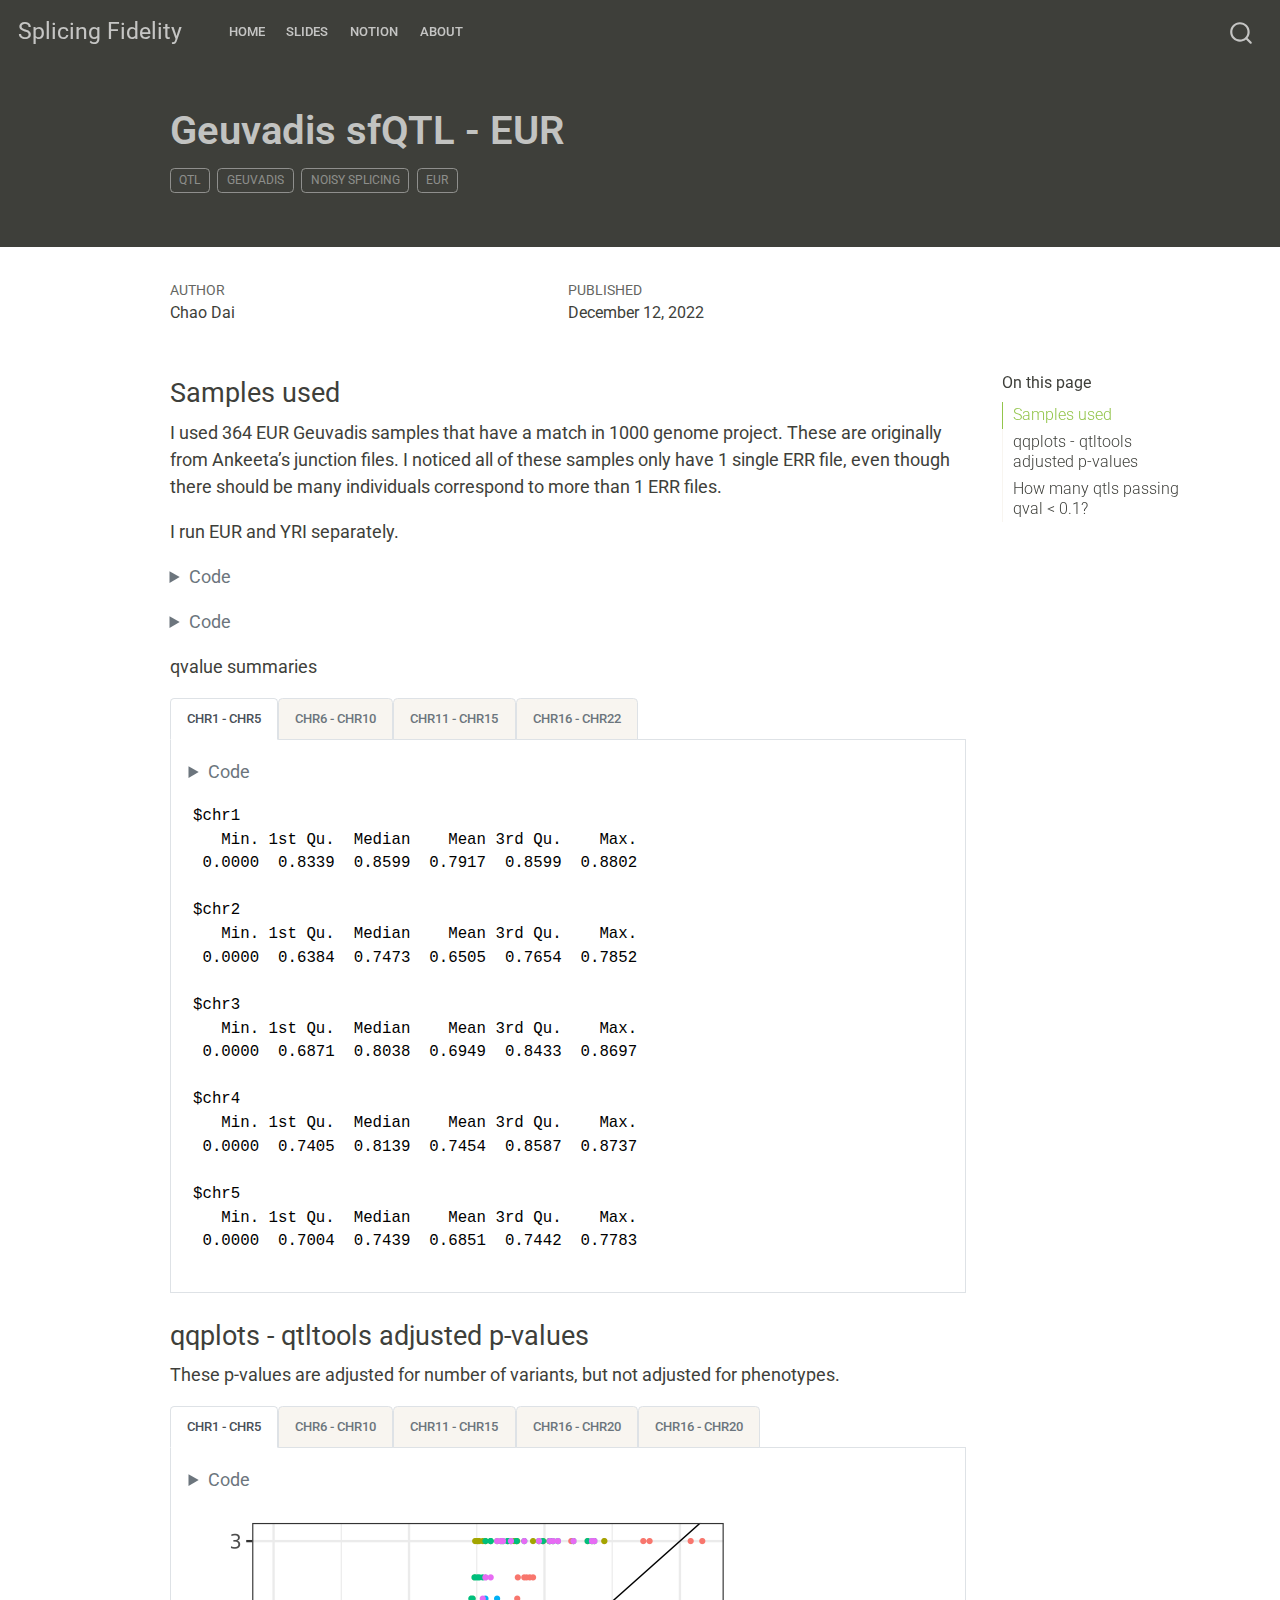
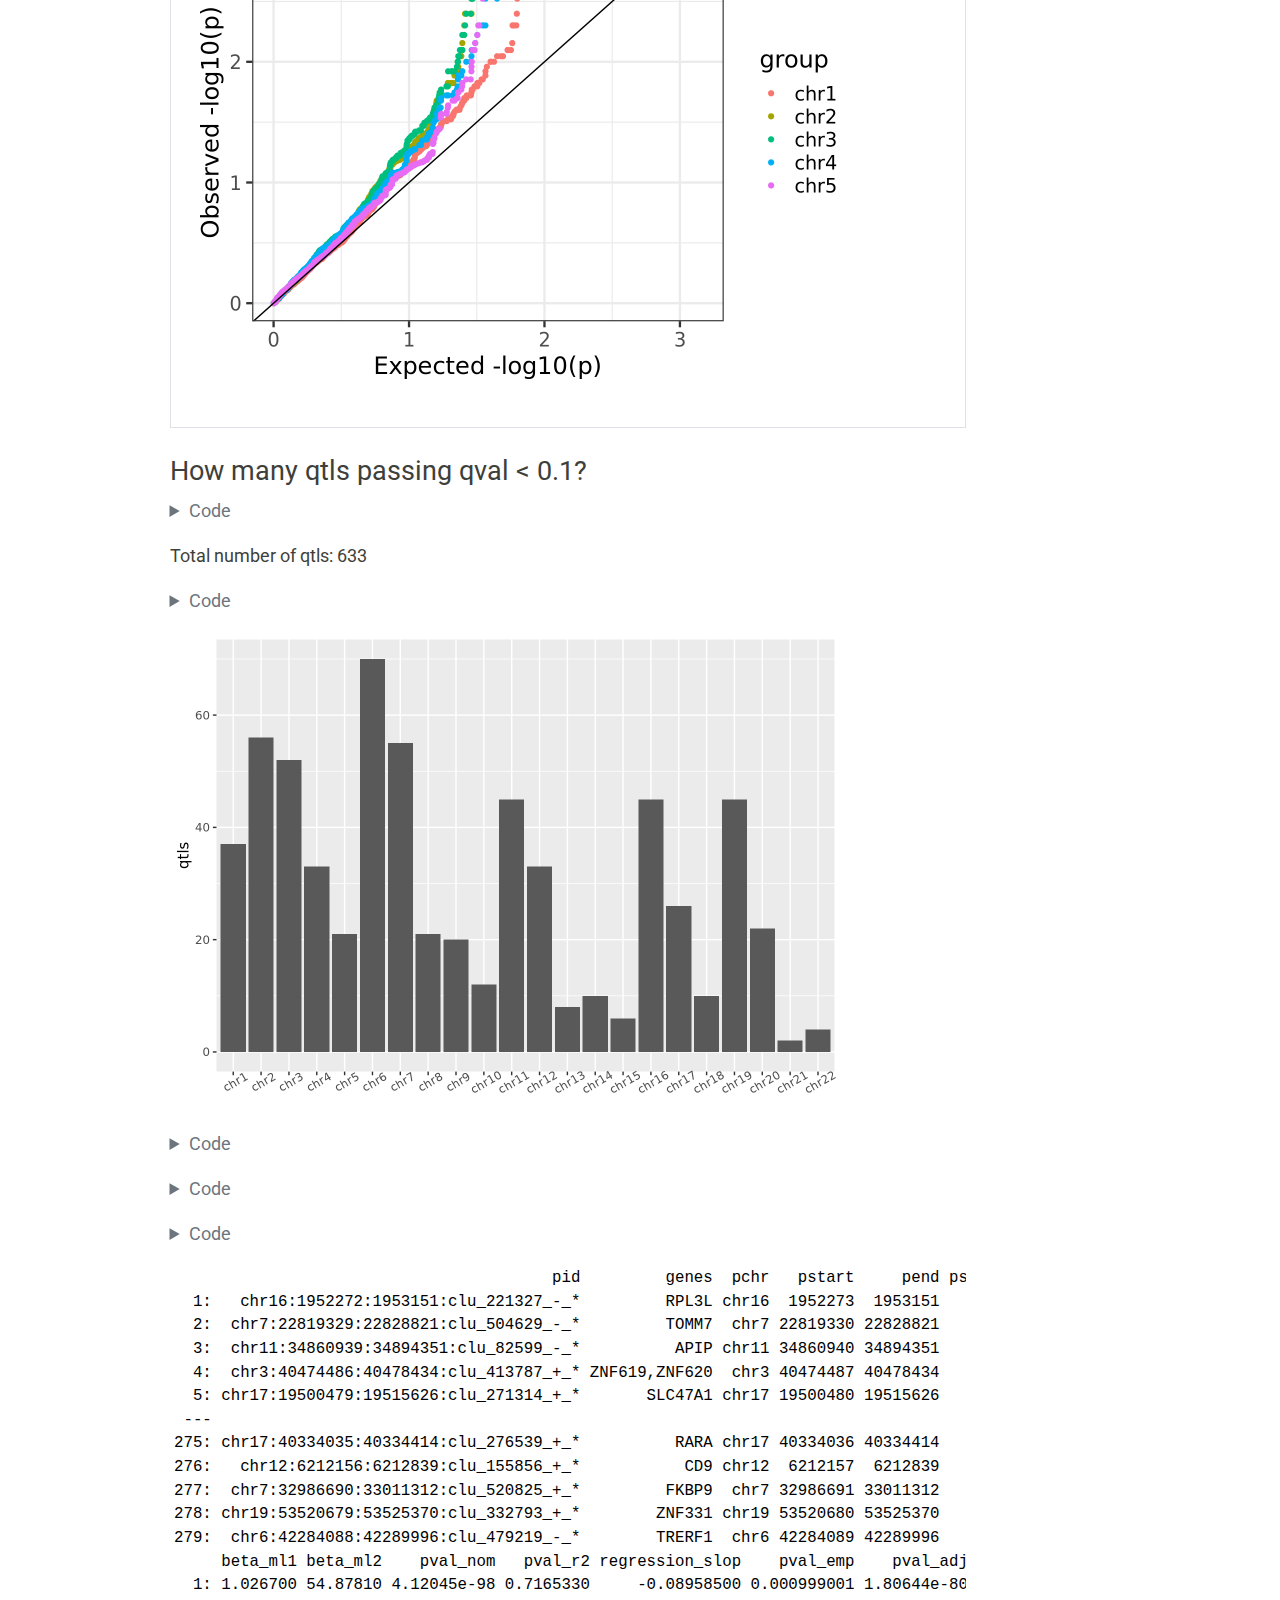
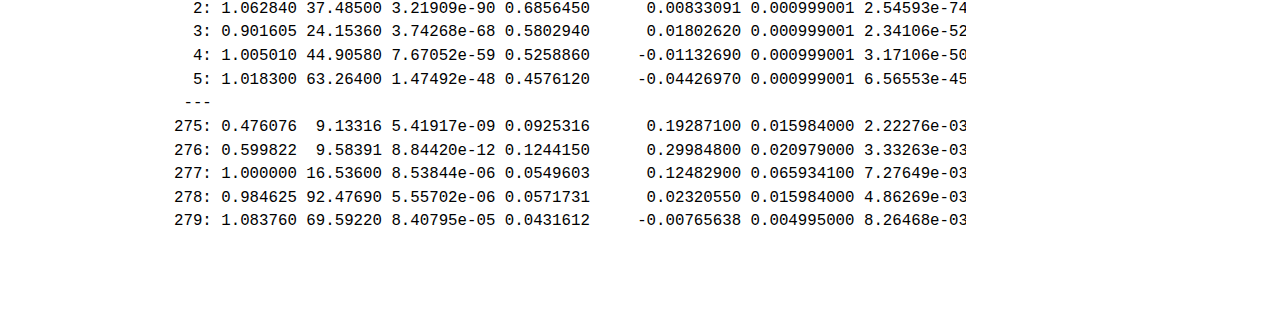
<file: docs/analysis/2022-12-12-geuvadis-nsqtl.pub.html>
<!DOCTYPE html>
<html xmlns="http://www.w3.org/1999/xhtml" lang="en" xml:lang="en"><head>

<meta charset="utf-8">
<meta name="generator" content="quarto-1.1.149">

<meta name="viewport" content="width=device-width, initial-scale=1.0, user-scalable=yes">

<meta name="author" content="Chao Dai">
<meta name="dcterms.date" content="2022-12-12">

<title>Splicing Fidelity - Geuvadis sfQTL - r params$population</title>
<style>
code{white-space: pre-wrap;}
span.smallcaps{font-variant: small-caps;}
div.columns{display: flex; gap: min(4vw, 1.5em);}
div.column{flex: auto; overflow-x: auto;}
div.hanging-indent{margin-left: 1.5em; text-indent: -1.5em;}
ul.task-list{list-style: none;}
ul.task-list li input[type="checkbox"] {
  width: 0.8em;
  margin: 0 0.8em 0.2em -1.6em;
  vertical-align: middle;
}
pre > code.sourceCode { white-space: pre; position: relative; }
pre > code.sourceCode > span { display: inline-block; line-height: 1.25; }
pre > code.sourceCode > span:empty { height: 1.2em; }
.sourceCode { overflow: visible; }
code.sourceCode > span { color: inherit; text-decoration: inherit; }
div.sourceCode { margin: 1em 0; }
pre.sourceCode { margin: 0; }
@media screen {
div.sourceCode { overflow: auto; }
}
@media print {
pre > code.sourceCode { white-space: pre-wrap; }
pre > code.sourceCode > span { text-indent: -5em; padding-left: 5em; }
}
pre.numberSource code
  { counter-reset: source-line 0; }
pre.numberSource code > span
  { position: relative; left: -4em; counter-increment: source-line; }
pre.numberSource code > span > a:first-child::before
  { content: counter(source-line);
    position: relative; left: -1em; text-align: right; vertical-align: baseline;
    border: none; display: inline-block;
    -webkit-touch-callout: none; -webkit-user-select: none;
    -khtml-user-select: none; -moz-user-select: none;
    -ms-user-select: none; user-select: none;
    padding: 0 4px; width: 4em;
    color: #aaaaaa;
  }
pre.numberSource { margin-left: 3em; border-left: 1px solid #aaaaaa;  padding-left: 4px; }
div.sourceCode
  {   }
@media screen {
pre > code.sourceCode > span > a:first-child::before { text-decoration: underline; }
}
code span.al { color: #ff0000; font-weight: bold; } /* Alert */
code span.an { color: #60a0b0; font-weight: bold; font-style: italic; } /* Annotation */
code span.at { color: #7d9029; } /* Attribute */
code span.bn { color: #40a070; } /* BaseN */
code span.bu { color: #008000; } /* BuiltIn */
code span.cf { color: #007020; font-weight: bold; } /* ControlFlow */
code span.ch { color: #4070a0; } /* Char */
code span.cn { color: #880000; } /* Constant */
code span.co { color: #60a0b0; font-style: italic; } /* Comment */
code span.cv { color: #60a0b0; font-weight: bold; font-style: italic; } /* CommentVar */
code span.do { color: #ba2121; font-style: italic; } /* Documentation */
code span.dt { color: #902000; } /* DataType */
code span.dv { color: #40a070; } /* DecVal */
code span.er { color: #ff0000; font-weight: bold; } /* Error */
code span.ex { } /* Extension */
code span.fl { color: #40a070; } /* Float */
code span.fu { color: #06287e; } /* Function */
code span.im { color: #008000; font-weight: bold; } /* Import */
code span.in { color: #60a0b0; font-weight: bold; font-style: italic; } /* Information */
code span.kw { color: #007020; font-weight: bold; } /* Keyword */
code span.op { color: #666666; } /* Operator */
code span.ot { color: #007020; } /* Other */
code span.pp { color: #bc7a00; } /* Preprocessor */
code span.sc { color: #4070a0; } /* SpecialChar */
code span.ss { color: #bb6688; } /* SpecialString */
code span.st { color: #4070a0; } /* String */
code span.va { color: #19177c; } /* Variable */
code span.vs { color: #4070a0; } /* VerbatimString */
code span.wa { color: #60a0b0; font-weight: bold; font-style: italic; } /* Warning */
</style>


<script src="../site_libs/quarto-nav/quarto-nav.js"></script>
<script src="../site_libs/quarto-nav/headroom.min.js"></script>
<script src="../site_libs/clipboard/clipboard.min.js"></script>
<script src="../site_libs/quarto-search/autocomplete.umd.js"></script>
<script src="../site_libs/quarto-search/fuse.min.js"></script>
<script src="../site_libs/quarto-search/quarto-search.js"></script>
<meta name="quarto:offset" content="../">
<script src="../site_libs/quarto-html/quarto.js"></script>
<script src="../site_libs/quarto-html/popper.min.js"></script>
<script src="../site_libs/quarto-html/tippy.umd.min.js"></script>
<script src="../site_libs/quarto-html/anchor.min.js"></script>
<link href="../site_libs/quarto-html/tippy.css" rel="stylesheet">
<link href="../site_libs/quarto-html/quarto-syntax-highlighting.css" rel="stylesheet" id="quarto-text-highlighting-styles">
<script src="../site_libs/bootstrap/bootstrap.min.js"></script>
<link href="../site_libs/bootstrap/bootstrap-icons.css" rel="stylesheet">
<link href="../site_libs/bootstrap/bootstrap.min.css" rel="stylesheet" id="quarto-bootstrap" data-mode="light">
<script id="quarto-search-options" type="application/json">{
  "location": "navbar",
  "copy-button": false,
  "collapse-after": 3,
  "panel-placement": "end",
  "type": "overlay",
  "limit": 20,
  "language": {
    "search-no-results-text": "No results",
    "search-matching-documents-text": "matching documents",
    "search-copy-link-title": "Copy link to search",
    "search-hide-matches-text": "Hide additional matches",
    "search-more-match-text": "more match in this document",
    "search-more-matches-text": "more matches in this document",
    "search-clear-button-title": "Clear",
    "search-detached-cancel-button-title": "Cancel",
    "search-submit-button-title": "Submit"
  }
}</script>


<link rel="stylesheet" href="../styles.css">
</head>

<body class="nav-fixed">

<div id="quarto-search-results"></div>
  <header id="quarto-header" class="headroom fixed-top">
    <nav class="navbar navbar-expand-lg navbar-dark ">
      <div class="navbar-container container-fluid">
      <div class="navbar-brand-container">
    <a class="navbar-brand" href="../index.html">
    <span class="navbar-title">Splicing Fidelity</span>
    </a>
  </div>
          <button class="navbar-toggler" type="button" data-bs-toggle="collapse" data-bs-target="#navbarCollapse" aria-controls="navbarCollapse" aria-expanded="false" aria-label="Toggle navigation" onclick="if (window.quartoToggleHeadroom) { window.quartoToggleHeadroom(); }">
  <span class="navbar-toggler-icon"></span>
</button>
          <div class="collapse navbar-collapse" id="navbarCollapse">
            <ul class="navbar-nav navbar-nav-scroll me-auto">
  <li class="nav-item">
    <a class="nav-link" href="../index.html">Home</a>
  </li>  
  <li class="nav-item">
    <a class="nav-link" href="../slides/index.html">Slides</a>
  </li>  
  <li class="nav-item">
    <a class="nav-link" href="https://cdai.notion.site/Notes-0e18d7ec33cb44fc975cb9e139aa784b">Notion</a>
  </li>  
  <li class="nav-item">
    <a class="nav-link" href="../about.html">About</a>
  </li>  
</ul>
              <div id="quarto-search" class="" title="Search"></div>
          </div> <!-- /navcollapse -->
      </div> <!-- /container-fluid -->
    </nav>
</header>
<!-- content -->
<header id="title-block-header" class="quarto-title-block default page-columns page-full">
  <div class="quarto-title-banner page-columns page-full">
    <div class="quarto-title column-body">
      <h1 class="title">Geuvadis sfQTL - EUR</h1>
                                <div class="quarto-categories">
                <div class="quarto-category">QTL</div>
                <div class="quarto-category">Geuvadis</div>
                <div class="quarto-category">noisy splicing</div>
                <div class="quarto-category">EUR</div>
              </div>
                  </div>
  </div>
    
  
  <div class="quarto-title-meta">

      <div>
      <div class="quarto-title-meta-heading">Author</div>
      <div class="quarto-title-meta-contents">
               <p>Chao Dai </p>
            </div>
    </div>
      
      <div>
      <div class="quarto-title-meta-heading">Published</div>
      <div class="quarto-title-meta-contents">
        <p class="date">December 12, 2022</p>
      </div>
    </div>
      
    </div>
    
  
  </header><div id="quarto-content" class="quarto-container page-columns page-rows-contents page-layout-article page-navbar">
<!-- sidebar -->
<!-- margin-sidebar -->
    <div id="quarto-margin-sidebar" class="sidebar margin-sidebar">
        <nav id="TOC" role="doc-toc" class="toc-active">
    <h2 id="toc-title">On this page</h2>
   
  <ul>
  <li><a href="#samples-used" id="toc-samples-used" class="nav-link active" data-scroll-target="#samples-used">Samples used</a></li>
  <li><a href="#qqplots---qtltools-adjusted-p-values" id="toc-qqplots---qtltools-adjusted-p-values" class="nav-link" data-scroll-target="#qqplots---qtltools-adjusted-p-values">qqplots - qtltools adjusted p-values</a></li>
  <li><a href="#how-many-qtls-passing-qval-0.1" id="toc-how-many-qtls-passing-qval-0.1" class="nav-link" data-scroll-target="#how-many-qtls-passing-qval-0.1">How many qtls passing qval &lt; 0.1?</a></li>
  </ul>
</nav>
    </div>
<!-- main -->
<main class="content quarto-banner-title-block" id="quarto-document-content">




<section id="samples-used" class="level3">
<h3 class="anchored" data-anchor-id="samples-used">Samples used</h3>
<p>I used 364 EUR Geuvadis samples that have a match in 1000 genome project. These are originally from Ankeeta’s junction files. I noticed all of these samples only have 1 single ERR file, even though there should be many individuals correspond to more than 1 ERR files.</p>
<p>I run EUR and YRI separately.</p>
<div class="cell">
<details>
<summary>Code</summary>
<div class="sourceCode cell-code" id="cb1"><pre class="sourceCode r code-with-copy"><code class="sourceCode r"><span id="cb1-1"><a href="#cb1-1" aria-hidden="true" tabindex="-1"></a>metadata <span class="ot">=</span> <span class="fu">fread</span>(<span class="st">"../code/resources/geuvadis-sample-run-pop-lookup.tsv"</span>)</span></code><button title="Copy to Clipboard" class="code-copy-button"><i class="bi"></i></button></pre></div>
</details>
</div>
<div class="cell">
<details>
<summary>Code</summary>
<div class="sourceCode cell-code" id="cb2"><pre class="sourceCode r code-with-copy"><code class="sourceCode r"><span id="cb2-1"><a href="#cb2-1" aria-hidden="true" tabindex="-1"></a>perm_out_cols <span class="ot">=</span> <span class="fu">c</span>(<span class="st">"pid"</span>, <span class="st">"pchr"</span>, <span class="st">"pstart"</span>, <span class="st">"pend"</span>, <span class="st">"pstrand"</span>, <span class="st">"num_snp_tested"</span>,</span>
<span id="cb2-2"><a href="#cb2-2" aria-hidden="true" tabindex="-1"></a>                  <span class="st">"best_nominal_dist"</span>, <span class="st">"best_gid"</span>, <span class="st">"best_gchr"</span>, <span class="st">"best_gstart"</span>,</span>
<span id="cb2-3"><a href="#cb2-3" aria-hidden="true" tabindex="-1"></a>                  <span class="st">"best_gend"</span>, <span class="st">"true_dof"</span>, <span class="st">"esti_dof"</span>, <span class="st">"beta_ml1"</span>, <span class="st">"beta_ml2"</span>,</span>
<span id="cb2-4"><a href="#cb2-4" aria-hidden="true" tabindex="-1"></a>                  <span class="st">"pval_nom"</span>, <span class="st">"pval_r2"</span>, <span class="st">"regression_slop"</span>, <span class="st">"pval_emp"</span>, </span>
<span id="cb2-5"><a href="#cb2-5" aria-hidden="true" tabindex="-1"></a>                  <span class="st">"pval_adj"</span>, <span class="st">"q"</span>)</span>
<span id="cb2-6"><a href="#cb2-6" aria-hidden="true" tabindex="-1"></a>folder <span class="ot">=</span> <span class="fu">paste0</span>(<span class="st">"../code/results/qtl/noisy/Geuvadis/"</span>, params<span class="sc">$</span>population, <span class="st">"/cis_100000/perm"</span>, <span class="at">collapse =</span> <span class="st">""</span>)</span>
<span id="cb2-7"><a href="#cb2-7" aria-hidden="true" tabindex="-1"></a>qtls <span class="ot">=</span> <span class="fu">dir</span>(folder, <span class="st">".+addQval.txt.gz"</span>, <span class="at">full.names =</span> T)</span>
<span id="cb2-8"><a href="#cb2-8" aria-hidden="true" tabindex="-1"></a>qtls <span class="ot">=</span> naturalsort<span class="sc">::</span><span class="fu">naturalsort</span>(qtls)</span>
<span id="cb2-9"><a href="#cb2-9" aria-hidden="true" tabindex="-1"></a><span class="fu">names</span>(qtls) <span class="ot">=</span> <span class="fu">str_extract</span>(qtls, <span class="st">"chr[0-9]{1,2}"</span>)</span>
<span id="cb2-10"><a href="#cb2-10" aria-hidden="true" tabindex="-1"></a>qtls <span class="ot">=</span> <span class="fu">map</span>(qtls, <span class="sc">~</span><span class="fu">fread</span>(.x, <span class="at">col.names =</span> perm_out_cols))</span></code><button title="Copy to Clipboard" class="code-copy-button"><i class="bi"></i></button></pre></div>
</details>
</div>
<p>qvalue summaries</p>
<div class="panel-tabset">
<ul class="nav nav-tabs" role="tablist"><li class="nav-item" role="presentation"><a class="nav-link active" id="tabset-1-1-tab" data-bs-toggle="tab" data-bs-target="#tabset-1-1" role="tab" aria-controls="tabset-1-1" aria-selected="true">chr1 - chr5</a></li><li class="nav-item" role="presentation"><a class="nav-link" id="tabset-1-2-tab" data-bs-toggle="tab" data-bs-target="#tabset-1-2" role="tab" aria-controls="tabset-1-2" aria-selected="false">chr6 - chr10</a></li><li class="nav-item" role="presentation"><a class="nav-link" id="tabset-1-3-tab" data-bs-toggle="tab" data-bs-target="#tabset-1-3" role="tab" aria-controls="tabset-1-3" aria-selected="false">chr11 - chr15</a></li><li class="nav-item" role="presentation"><a class="nav-link" id="tabset-1-4-tab" data-bs-toggle="tab" data-bs-target="#tabset-1-4" role="tab" aria-controls="tabset-1-4" aria-selected="false">chr16 - chr22</a></li></ul>
<div class="tab-content">
<div id="tabset-1-1" class="tab-pane active" role="tabpanel" aria-labelledby="tabset-1-1-tab">
<div class="cell">
<details>
<summary>Code</summary>
<div class="sourceCode cell-code" id="cb3"><pre class="sourceCode r code-with-copy"><code class="sourceCode r"><span id="cb3-1"><a href="#cb3-1" aria-hidden="true" tabindex="-1"></a><span class="fu">map</span>(qtls[<span class="dv">1</span><span class="sc">:</span><span class="dv">5</span>], <span class="sc">~</span> <span class="fu">summary</span>(.x<span class="sc">$</span>q))</span></code><button title="Copy to Clipboard" class="code-copy-button"><i class="bi"></i></button></pre></div>
</details>
<div class="cell-output cell-output-stdout">
<pre><code>$chr1
   Min. 1st Qu.  Median    Mean 3rd Qu.    Max. 
 0.0000  0.8339  0.8599  0.7917  0.8599  0.8802 

$chr2
   Min. 1st Qu.  Median    Mean 3rd Qu.    Max. 
 0.0000  0.6384  0.7473  0.6505  0.7654  0.7852 

$chr3
   Min. 1st Qu.  Median    Mean 3rd Qu.    Max. 
 0.0000  0.6871  0.8038  0.6949  0.8433  0.8697 

$chr4
   Min. 1st Qu.  Median    Mean 3rd Qu.    Max. 
 0.0000  0.7405  0.8139  0.7454  0.8587  0.8737 

$chr5
   Min. 1st Qu.  Median    Mean 3rd Qu.    Max. 
 0.0000  0.7004  0.7439  0.6851  0.7442  0.7783 </code></pre>
</div>
</div>
</div>
<div id="tabset-1-2" class="tab-pane" role="tabpanel" aria-labelledby="tabset-1-2-tab">
<div class="cell">
<details>
<summary>Code</summary>
<div class="sourceCode cell-code" id="cb5"><pre class="sourceCode r code-with-copy"><code class="sourceCode r"><span id="cb5-1"><a href="#cb5-1" aria-hidden="true" tabindex="-1"></a><span class="fu">map</span>(qtls[<span class="dv">6</span><span class="sc">:</span><span class="dv">10</span>], <span class="sc">~</span> <span class="fu">summary</span>(.x<span class="sc">$</span>q))</span></code><button title="Copy to Clipboard" class="code-copy-button"><i class="bi"></i></button></pre></div>
</details>
<div class="cell-output cell-output-stdout">
<pre><code>$chr6
   Min. 1st Qu.  Median    Mean 3rd Qu.    Max. 
 0.0000  0.5139  0.6686  0.5886  0.7445  0.7834 

$chr7
   Min. 1st Qu.  Median    Mean 3rd Qu.    Max. 
 0.0000  0.6038  0.7352  0.6388  0.7697  0.8101 

$chr8
   Min. 1st Qu.  Median    Mean 3rd Qu.    Max. 
 0.0000  0.8053  0.8753  0.8160  0.9527  0.9646 

$chr9
   Min. 1st Qu.  Median    Mean 3rd Qu.    Max. 
 0.0000  0.7470  0.7884  0.7149  0.8191  0.8413 

$chr10
   Min. 1st Qu.  Median    Mean 3rd Qu.    Max. 
 0.0000  0.9879  0.9879  0.9386  0.9879  0.9982 </code></pre>
</div>
</div>
</div>
<div id="tabset-1-3" class="tab-pane" role="tabpanel" aria-labelledby="tabset-1-3-tab">
<div class="cell">
<details>
<summary>Code</summary>
<div class="sourceCode cell-code" id="cb7"><pre class="sourceCode r code-with-copy"><code class="sourceCode r"><span id="cb7-1"><a href="#cb7-1" aria-hidden="true" tabindex="-1"></a><span class="fu">map</span>(qtls[<span class="dv">11</span><span class="sc">:</span><span class="dv">15</span>], <span class="sc">~</span> <span class="fu">summary</span>(.x<span class="sc">$</span>q))</span></code><button title="Copy to Clipboard" class="code-copy-button"><i class="bi"></i></button></pre></div>
</details>
<div class="cell-output cell-output-stdout">
<pre><code>$chr11
   Min. 1st Qu.  Median    Mean 3rd Qu.    Max. 
 0.0000  0.5516  0.7024  0.6178  0.7417  0.7768 

$chr12
   Min. 1st Qu.  Median    Mean 3rd Qu.    Max. 
 0.0000  0.6674  0.8433  0.7345  0.8433  0.8618 

$chr13
     Min.   1st Qu.    Median      Mean   3rd Qu.      Max. 
0.0002205 0.8703600 0.8961700 0.8314355 0.8961700 0.9097100 

$chr14
    Min.  1st Qu.   Median     Mean  3rd Qu.     Max. 
0.001165 0.954370 0.954370 0.908500 0.954370 0.972210 

$chr15
     Min.   1st Qu.    Median      Mean   3rd Qu.      Max. 
0.0002337 0.8384000 0.8499500 0.8088334 0.8516200 0.8695200 </code></pre>
</div>
</div>
</div>
<div id="tabset-1-4" class="tab-pane" role="tabpanel" aria-labelledby="tabset-1-4-tab">
<div class="cell">
<details>
<summary>Code</summary>
<div class="sourceCode cell-code" id="cb9"><pre class="sourceCode r code-with-copy"><code class="sourceCode r"><span id="cb9-1"><a href="#cb9-1" aria-hidden="true" tabindex="-1"></a><span class="fu">map</span>(qtls[<span class="dv">16</span><span class="sc">:</span><span class="dv">22</span>], <span class="sc">~</span> <span class="fu">summary</span>(.x<span class="sc">$</span>q))</span></code><button title="Copy to Clipboard" class="code-copy-button"><i class="bi"></i></button></pre></div>
</details>
<div class="cell-output cell-output-stdout">
<pre><code>$chr16
   Min. 1st Qu.  Median    Mean 3rd Qu.    Max. 
 0.0000  0.6896  0.8510  0.7374  0.8856  0.9059 

$chr17
   Min. 1st Qu.  Median    Mean 3rd Qu.    Max. 
 0.0000  0.9878  0.9878  0.9316  0.9878  0.9995 

$chr18
     Min.   1st Qu.    Median      Mean   3rd Qu.      Max. 
0.0000502 0.7877600 0.7987300 0.7301585 0.7987300 0.8216700 

$chr19
   Min. 1st Qu.  Median    Mean 3rd Qu.    Max. 
 0.0000  0.6901  0.7812  0.6810  0.7893  0.8209 

$chr20
   Min. 1st Qu.  Median    Mean 3rd Qu.    Max. 
 0.0000  0.8439  0.8829  0.8091  0.9242  0.9411 

$chr21
   Min. 1st Qu.  Median    Mean 3rd Qu.    Max. 
0.07043 0.79009 0.79948 0.72310 0.80723 0.83222 

$chr22
    Min.  1st Qu.   Median     Mean  3rd Qu.     Max. 
0.001986 0.827950 0.827950 0.795585 0.827950 0.851300 </code></pre>
</div>
</div>
</div>
</div>
</div>
</section>
<section id="qqplots---qtltools-adjusted-p-values" class="level3">
<h3 class="anchored" data-anchor-id="qqplots---qtltools-adjusted-p-values">qqplots - qtltools adjusted p-values</h3>
<p>These p-values are adjusted for number of variants, but not adjusted for phenotypes.</p>
<div class="panel-tabset">
<ul class="nav nav-tabs" role="tablist"><li class="nav-item" role="presentation"><a class="nav-link active" id="tabset-2-1-tab" data-bs-toggle="tab" data-bs-target="#tabset-2-1" role="tab" aria-controls="tabset-2-1" aria-selected="true">chr1 - chr5</a></li><li class="nav-item" role="presentation"><a class="nav-link" id="tabset-2-2-tab" data-bs-toggle="tab" data-bs-target="#tabset-2-2" role="tab" aria-controls="tabset-2-2" aria-selected="false">chr6 - chr10</a></li><li class="nav-item" role="presentation"><a class="nav-link" id="tabset-2-3-tab" data-bs-toggle="tab" data-bs-target="#tabset-2-3" role="tab" aria-controls="tabset-2-3" aria-selected="false">chr11 - chr15</a></li><li class="nav-item" role="presentation"><a class="nav-link" id="tabset-2-4-tab" data-bs-toggle="tab" data-bs-target="#tabset-2-4" role="tab" aria-controls="tabset-2-4" aria-selected="false">chr16 - chr20</a></li><li class="nav-item" role="presentation"><a class="nav-link" id="tabset-2-5-tab" data-bs-toggle="tab" data-bs-target="#tabset-2-5" role="tab" aria-controls="tabset-2-5" aria-selected="false">chr16 - chr20</a></li></ul>
<div class="tab-content">
<div id="tabset-2-1" class="tab-pane active" role="tabpanel" aria-labelledby="tabset-2-1-tab">
<div class="cell">
<details>
<summary>Code</summary>
<div class="sourceCode cell-code" id="cb11"><pre class="sourceCode r code-with-copy"><code class="sourceCode r"><span id="cb11-1"><a href="#cb11-1" aria-hidden="true" tabindex="-1"></a>leafcutter<span class="sc">::</span><span class="fu">multiqq</span>(</span>
<span id="cb11-2"><a href="#cb11-2" aria-hidden="true" tabindex="-1"></a>  <span class="fu">list</span>(<span class="at">chr1 =</span> qtls<span class="sc">$</span>chr1<span class="sc">$</span>pval_emp,</span>
<span id="cb11-3"><a href="#cb11-3" aria-hidden="true" tabindex="-1"></a>       <span class="at">chr2 =</span> qtls<span class="sc">$</span>chr2<span class="sc">$</span>pval_emp,</span>
<span id="cb11-4"><a href="#cb11-4" aria-hidden="true" tabindex="-1"></a>       <span class="at">chr3 =</span> qtls<span class="sc">$</span>chr3<span class="sc">$</span>pval_emp,</span>
<span id="cb11-5"><a href="#cb11-5" aria-hidden="true" tabindex="-1"></a>       <span class="at">chr4 =</span> qtls<span class="sc">$</span>chr4<span class="sc">$</span>pval_emp,</span>
<span id="cb11-6"><a href="#cb11-6" aria-hidden="true" tabindex="-1"></a>       <span class="at">chr5 =</span> qtls<span class="sc">$</span>chr5<span class="sc">$</span>pval_emp</span>
<span id="cb11-7"><a href="#cb11-7" aria-hidden="true" tabindex="-1"></a>       )</span>
<span id="cb11-8"><a href="#cb11-8" aria-hidden="true" tabindex="-1"></a>)</span></code><button title="Copy to Clipboard" class="code-copy-button"><i class="bi"></i></button></pre></div>
</details>
<div class="cell-output-display">
<p><img src="2022-12-12-geuvadis-nsqtl.pub_files/figure-html/unnamed-chunk-8-1.png" class="img-fluid" width="672"></p>
</div>
</div>
</div>
<div id="tabset-2-2" class="tab-pane" role="tabpanel" aria-labelledby="tabset-2-2-tab">
<div class="cell">
<details>
<summary>Code</summary>
<div class="sourceCode cell-code" id="cb12"><pre class="sourceCode r code-with-copy"><code class="sourceCode r"><span id="cb12-1"><a href="#cb12-1" aria-hidden="true" tabindex="-1"></a>leafcutter<span class="sc">::</span><span class="fu">multiqq</span>(</span>
<span id="cb12-2"><a href="#cb12-2" aria-hidden="true" tabindex="-1"></a>  <span class="fu">list</span>(<span class="at">chr6 =</span> qtls<span class="sc">$</span>chr6<span class="sc">$</span>pval_emp,</span>
<span id="cb12-3"><a href="#cb12-3" aria-hidden="true" tabindex="-1"></a>       <span class="at">chr7 =</span> qtls<span class="sc">$</span>chr7<span class="sc">$</span>pval_emp,</span>
<span id="cb12-4"><a href="#cb12-4" aria-hidden="true" tabindex="-1"></a>       <span class="at">chr8 =</span> qtls<span class="sc">$</span>chr8<span class="sc">$</span>pval_emp,</span>
<span id="cb12-5"><a href="#cb12-5" aria-hidden="true" tabindex="-1"></a>       <span class="at">chr9 =</span> qtls<span class="sc">$</span>chr9<span class="sc">$</span>pval_emp,</span>
<span id="cb12-6"><a href="#cb12-6" aria-hidden="true" tabindex="-1"></a>       <span class="at">chr10 =</span> qtls<span class="sc">$</span>chr10<span class="sc">$</span>pval_emp</span>
<span id="cb12-7"><a href="#cb12-7" aria-hidden="true" tabindex="-1"></a>       )</span>
<span id="cb12-8"><a href="#cb12-8" aria-hidden="true" tabindex="-1"></a>)</span></code><button title="Copy to Clipboard" class="code-copy-button"><i class="bi"></i></button></pre></div>
</details>
<div class="cell-output-display">
<p><img src="2022-12-12-geuvadis-nsqtl.pub_files/figure-html/unnamed-chunk-9-1.png" class="img-fluid" width="672"></p>
</div>
</div>
</div>
<div id="tabset-2-3" class="tab-pane" role="tabpanel" aria-labelledby="tabset-2-3-tab">
<div class="cell">
<details>
<summary>Code</summary>
<div class="sourceCode cell-code" id="cb13"><pre class="sourceCode r code-with-copy"><code class="sourceCode r"><span id="cb13-1"><a href="#cb13-1" aria-hidden="true" tabindex="-1"></a>leafcutter<span class="sc">::</span><span class="fu">multiqq</span>(</span>
<span id="cb13-2"><a href="#cb13-2" aria-hidden="true" tabindex="-1"></a>  <span class="fu">list</span>(<span class="at">chr11 =</span> qtls<span class="sc">$</span>chr11<span class="sc">$</span>pval_emp,</span>
<span id="cb13-3"><a href="#cb13-3" aria-hidden="true" tabindex="-1"></a>       <span class="at">chr12 =</span> qtls<span class="sc">$</span>chr12<span class="sc">$</span>pval_emp,</span>
<span id="cb13-4"><a href="#cb13-4" aria-hidden="true" tabindex="-1"></a>       <span class="at">chr13 =</span> qtls<span class="sc">$</span>chr13<span class="sc">$</span>pval_emp,</span>
<span id="cb13-5"><a href="#cb13-5" aria-hidden="true" tabindex="-1"></a>       <span class="at">chr14 =</span> qtls<span class="sc">$</span>chr14<span class="sc">$</span>pval_emp,</span>
<span id="cb13-6"><a href="#cb13-6" aria-hidden="true" tabindex="-1"></a>       <span class="at">chr15 =</span> qtls<span class="sc">$</span>chr15<span class="sc">$</span>pval_emp</span>
<span id="cb13-7"><a href="#cb13-7" aria-hidden="true" tabindex="-1"></a>       )</span>
<span id="cb13-8"><a href="#cb13-8" aria-hidden="true" tabindex="-1"></a>)</span></code><button title="Copy to Clipboard" class="code-copy-button"><i class="bi"></i></button></pre></div>
</details>
<div class="cell-output-display">
<p><img src="2022-12-12-geuvadis-nsqtl.pub_files/figure-html/unnamed-chunk-10-1.png" class="img-fluid" width="672"></p>
</div>
</div>
</div>
<div id="tabset-2-4" class="tab-pane" role="tabpanel" aria-labelledby="tabset-2-4-tab">
<div class="cell">
<details>
<summary>Code</summary>
<div class="sourceCode cell-code" id="cb14"><pre class="sourceCode r code-with-copy"><code class="sourceCode r"><span id="cb14-1"><a href="#cb14-1" aria-hidden="true" tabindex="-1"></a>leafcutter<span class="sc">::</span><span class="fu">multiqq</span>(</span>
<span id="cb14-2"><a href="#cb14-2" aria-hidden="true" tabindex="-1"></a>  <span class="fu">list</span>(<span class="at">chr16 =</span> qtls<span class="sc">$</span>chr16<span class="sc">$</span>pval_emp,</span>
<span id="cb14-3"><a href="#cb14-3" aria-hidden="true" tabindex="-1"></a>       <span class="at">chr17 =</span> qtls<span class="sc">$</span>chr17<span class="sc">$</span>pval_emp,</span>
<span id="cb14-4"><a href="#cb14-4" aria-hidden="true" tabindex="-1"></a>       <span class="at">chr18 =</span> qtls<span class="sc">$</span>chr18<span class="sc">$</span>pval_emp,</span>
<span id="cb14-5"><a href="#cb14-5" aria-hidden="true" tabindex="-1"></a>       <span class="at">chr19 =</span> qtls<span class="sc">$</span>chr19<span class="sc">$</span>pval_emp,</span>
<span id="cb14-6"><a href="#cb14-6" aria-hidden="true" tabindex="-1"></a>       <span class="at">chr20 =</span> qtls<span class="sc">$</span>chr20<span class="sc">$</span>pval_emp</span>
<span id="cb14-7"><a href="#cb14-7" aria-hidden="true" tabindex="-1"></a>       )</span>
<span id="cb14-8"><a href="#cb14-8" aria-hidden="true" tabindex="-1"></a>)</span></code><button title="Copy to Clipboard" class="code-copy-button"><i class="bi"></i></button></pre></div>
</details>
<div class="cell-output-display">
<p><img src="2022-12-12-geuvadis-nsqtl.pub_files/figure-html/unnamed-chunk-11-1.png" class="img-fluid" width="672"></p>
</div>
</div>
</div>
<div id="tabset-2-5" class="tab-pane" role="tabpanel" aria-labelledby="tabset-2-5-tab">
<div class="cell">
<details>
<summary>Code</summary>
<div class="sourceCode cell-code" id="cb15"><pre class="sourceCode r code-with-copy"><code class="sourceCode r"><span id="cb15-1"><a href="#cb15-1" aria-hidden="true" tabindex="-1"></a>leafcutter<span class="sc">::</span><span class="fu">multiqq</span>(</span>
<span id="cb15-2"><a href="#cb15-2" aria-hidden="true" tabindex="-1"></a>  <span class="fu">list</span>(</span>
<span id="cb15-3"><a href="#cb15-3" aria-hidden="true" tabindex="-1"></a>       <span class="at">chr21 =</span> qtls<span class="sc">$</span>chr21<span class="sc">$</span>pval_emp,</span>
<span id="cb15-4"><a href="#cb15-4" aria-hidden="true" tabindex="-1"></a>       <span class="at">chr22 =</span> qtls<span class="sc">$</span>chr22<span class="sc">$</span>pval_emp</span>
<span id="cb15-5"><a href="#cb15-5" aria-hidden="true" tabindex="-1"></a>       )</span>
<span id="cb15-6"><a href="#cb15-6" aria-hidden="true" tabindex="-1"></a>)</span></code><button title="Copy to Clipboard" class="code-copy-button"><i class="bi"></i></button></pre></div>
</details>
<div class="cell-output-display">
<p><img src="2022-12-12-geuvadis-nsqtl.pub_files/figure-html/unnamed-chunk-12-1.png" class="img-fluid" width="672"></p>
</div>
</div>
</div>
</div>
</div>
</section>
<section id="how-many-qtls-passing-qval-0.1" class="level3">
<h3 class="anchored" data-anchor-id="how-many-qtls-passing-qval-0.1">How many qtls passing qval &lt; 0.1?</h3>
<div class="cell">
<details>
<summary>Code</summary>
<div class="sourceCode cell-code" id="cb16"><pre class="sourceCode r code-with-copy"><code class="sourceCode r"><span id="cb16-1"><a href="#cb16-1" aria-hidden="true" tabindex="-1"></a>puta_qtls <span class="ot">=</span> <span class="fu">map</span>(qtls, <span class="sc">~</span> .x[q <span class="sc">&lt;</span> .<span class="dv">1</span>]) <span class="sc">%&gt;%</span> </span>
<span id="cb16-2"><a href="#cb16-2" aria-hidden="true" tabindex="-1"></a>  rbindlist</span></code><button title="Copy to Clipboard" class="code-copy-button"><i class="bi"></i></button></pre></div>
</details>
</div>
<p>Total number of qtls: 633</p>
<div class="cell">
<details>
<summary>Code</summary>
<div class="sourceCode cell-code" id="cb17"><pre class="sourceCode r code-with-copy"><code class="sourceCode r"><span id="cb17-1"><a href="#cb17-1" aria-hidden="true" tabindex="-1"></a>chroms <span class="ot">=</span> forcats<span class="sc">::</span><span class="fu">as_factor</span>(<span class="fu">paste</span>(<span class="st">"chr"</span>, <span class="dv">1</span><span class="sc">:</span><span class="dv">22</span>, <span class="at">sep=</span><span class="st">""</span>))</span>
<span id="cb17-2"><a href="#cb17-2" aria-hidden="true" tabindex="-1"></a>puta_qtls[, .(<span class="at">n_qtls =</span> <span class="fu">length</span>(<span class="fu">unique</span>(pid))), by <span class="ot">=</span> pchr] <span class="sc">%&gt;%</span> </span>
<span id="cb17-3"><a href="#cb17-3" aria-hidden="true" tabindex="-1"></a>  .[, .(<span class="at">qtls =</span> n_qtls, <span class="at">chr =</span> <span class="fu">factor</span>(pchr, chroms))] <span class="sc">%&gt;%</span> </span>
<span id="cb17-4"><a href="#cb17-4" aria-hidden="true" tabindex="-1"></a>  <span class="fu">ggplot</span>() <span class="sc">+</span> <span class="fu">geom_col</span>(<span class="fu">aes</span>(chr, qtls)) <span class="sc">+</span></span>
<span id="cb17-5"><a href="#cb17-5" aria-hidden="true" tabindex="-1"></a>    <span class="fu">labs</span>(<span class="at">x =</span> <span class="cn">NULL</span>) <span class="sc">+</span> </span>
<span id="cb17-6"><a href="#cb17-6" aria-hidden="true" tabindex="-1"></a>    <span class="fu">theme</span>(<span class="at">axis.text.x =</span> <span class="fu">element_text</span>(<span class="at">angle =</span> <span class="dv">30</span>))</span></code><button title="Copy to Clipboard" class="code-copy-button"><i class="bi"></i></button></pre></div>
</details>
<div class="cell-output-display">
<p><img src="2022-12-12-geuvadis-nsqtl.pub_files/figure-html/unnamed-chunk-14-1.png" class="img-fluid" width="672"></p>
</div>
</div>
<div class="cell">
<details>
<summary>Code</summary>
<div class="sourceCode cell-code" id="cb18"><pre class="sourceCode r code-with-copy"><code class="sourceCode r"><span id="cb18-1"><a href="#cb18-1" aria-hidden="true" tabindex="-1"></a><span class="co"># load in annotation</span></span>
<span id="cb18-2"><a href="#cb18-2" aria-hidden="true" tabindex="-1"></a>anno.gene <span class="ot">=</span> <span class="st">"../../genome_index/hs38/gencode.v38.primary_assembly.annotation.dataframe.csv"</span></span>
<span id="cb18-3"><a href="#cb18-3" aria-hidden="true" tabindex="-1"></a>mycols <span class="ot">=</span> <span class="fu">c</span>(<span class="st">"seqname"</span>, <span class="st">"start"</span>, <span class="st">"end"</span>, <span class="st">"strand"</span>, <span class="st">"gene_name"</span>)</span>
<span id="cb18-4"><a href="#cb18-4" aria-hidden="true" tabindex="-1"></a>anno.gene <span class="ot">=</span> <span class="fu">fread</span>(anno.gene) </span>
<span id="cb18-5"><a href="#cb18-5" aria-hidden="true" tabindex="-1"></a>anno.gene <span class="ot">=</span> anno.gene[gene_type <span class="sc">%in%</span> <span class="fu">c</span>(<span class="st">"protein_coding"</span>) <span class="sc">&amp;</span> </span>
<span id="cb18-6"><a href="#cb18-6" aria-hidden="true" tabindex="-1"></a>                        feature <span class="sc">%in%</span> <span class="fu">c</span>(<span class="st">"gene"</span>) <span class="sc">&amp;</span> </span>
<span id="cb18-7"><a href="#cb18-7" aria-hidden="true" tabindex="-1"></a>                        source <span class="sc">%in%</span> <span class="fu">c</span>(<span class="st">"HAVANA"</span>), ..mycols] <span class="sc">%&gt;%</span> </span>
<span id="cb18-8"><a href="#cb18-8" aria-hidden="true" tabindex="-1"></a>  unique <span class="sc">%&gt;%</span> </span>
<span id="cb18-9"><a href="#cb18-9" aria-hidden="true" tabindex="-1"></a>  <span class="fu">makeGRangesFromDataFrame</span>(<span class="at">keep.extra.columns =</span> T)</span>
<span id="cb18-10"><a href="#cb18-10" aria-hidden="true" tabindex="-1"></a></span>
<span id="cb18-11"><a href="#cb18-11" aria-hidden="true" tabindex="-1"></a><span class="co"># remove scaffolds</span></span>
<span id="cb18-12"><a href="#cb18-12" aria-hidden="true" tabindex="-1"></a>chroms <span class="ot">=</span> <span class="fu">paste</span>(<span class="st">"chr"</span>, <span class="dv">1</span><span class="sc">:</span><span class="dv">22</span>, <span class="at">sep =</span> <span class="st">""</span>)</span>
<span id="cb18-13"><a href="#cb18-13" aria-hidden="true" tabindex="-1"></a>anno.gene <span class="ot">=</span> anno.gene[<span class="fu">seqnames</span>(anno.gene) <span class="sc">%in%</span> chroms]</span></code><button title="Copy to Clipboard" class="code-copy-button"><i class="bi"></i></button></pre></div>
</details>
</div>
<div class="cell">
<details>
<summary>Code</summary>
<div class="sourceCode cell-code" id="cb19"><pre class="sourceCode r code-with-copy"><code class="sourceCode r"><span id="cb19-1"><a href="#cb19-1" aria-hidden="true" tabindex="-1"></a><span class="co"># annotate pid with gene names</span></span>
<span id="cb19-2"><a href="#cb19-2" aria-hidden="true" tabindex="-1"></a>puta_loci <span class="ot">=</span> puta_qtls[, .(pid, pchr, pstart, pend, pstrand)] <span class="sc">%&gt;%</span> </span>
<span id="cb19-3"><a href="#cb19-3" aria-hidden="true" tabindex="-1"></a>  <span class="fu">makeGRangesFromDataFrame</span>(<span class="at">keep.extra.columns =</span> T, </span>
<span id="cb19-4"><a href="#cb19-4" aria-hidden="true" tabindex="-1"></a>                           <span class="at">seqnames.field =</span> <span class="st">"pchr"</span>, </span>
<span id="cb19-5"><a href="#cb19-5" aria-hidden="true" tabindex="-1"></a>                           <span class="at">start.field =</span> <span class="st">"pstart"</span>, </span>
<span id="cb19-6"><a href="#cb19-6" aria-hidden="true" tabindex="-1"></a>                           <span class="at">end.field =</span> <span class="st">"pend"</span>,</span>
<span id="cb19-7"><a href="#cb19-7" aria-hidden="true" tabindex="-1"></a>                           <span class="at">strand.field =</span> <span class="st">"pstrand"</span>)</span>
<span id="cb19-8"><a href="#cb19-8" aria-hidden="true" tabindex="-1"></a></span>
<span id="cb19-9"><a href="#cb19-9" aria-hidden="true" tabindex="-1"></a>hits <span class="ot">=</span> GenomicRanges<span class="sc">::</span><span class="fu">findOverlaps</span>(puta_loci, anno.gene, <span class="at">minoverlap =</span> <span class="dv">1</span>)</span>
<span id="cb19-10"><a href="#cb19-10" aria-hidden="true" tabindex="-1"></a>hits <span class="ot">=</span> <span class="fu">cbind</span>(puta_loci[<span class="fu">queryHits</span>(hits)] <span class="sc">%&gt;%</span> mcols,</span>
<span id="cb19-11"><a href="#cb19-11" aria-hidden="true" tabindex="-1"></a>                 anno.gene[<span class="fu">subjectHits</span>(hits)] <span class="sc">%&gt;%</span> mcols</span>
<span id="cb19-12"><a href="#cb19-12" aria-hidden="true" tabindex="-1"></a>                 )</span>
<span id="cb19-13"><a href="#cb19-13" aria-hidden="true" tabindex="-1"></a>hits <span class="ot">=</span> <span class="fu">as.data.table</span>(hits) <span class="sc">%&gt;%</span> </span>
<span id="cb19-14"><a href="#cb19-14" aria-hidden="true" tabindex="-1"></a>  .[,  <span class="fu">list</span>(<span class="at">genes =</span> <span class="fu">pull</span>(.SD, gene_name) <span class="sc">%&gt;%</span> <span class="fu">paste0</span>(<span class="at">collapse =</span> <span class="st">","</span>)), by <span class="ot">=</span> <span class="st">"pid"</span>]</span>
<span id="cb19-15"><a href="#cb19-15" aria-hidden="true" tabindex="-1"></a></span>
<span id="cb19-16"><a href="#cb19-16" aria-hidden="true" tabindex="-1"></a>puta_qtls <span class="ot">=</span> hits[puta_qtls, on <span class="ot">=</span> <span class="st">"pid"</span>, nomatch <span class="ot">=</span> <span class="cn">NA</span>]</span></code><button title="Copy to Clipboard" class="code-copy-button"><i class="bi"></i></button></pre></div>
</details>
</div>
<div class="cell">
<details>
<summary>Code</summary>
<div class="sourceCode cell-code" id="cb20"><pre class="sourceCode r code-with-copy"><code class="sourceCode r"><span id="cb20-1"><a href="#cb20-1" aria-hidden="true" tabindex="-1"></a>puta_qtls[<span class="sc">!</span><span class="fu">is.na</span>(genes)][<span class="fu">order</span>(q)]</span></code><button title="Copy to Clipboard" class="code-copy-button"><i class="bi"></i></button></pre></div>
</details>
<div class="cell-output cell-output-stdout">
<pre><code>                                        pid         genes  pchr   pstart     pend pstrand num_snp_tested best_nominal_dist                 best_gid best_gchr best_gstart best_gend true_dof esti_dof
  1:   chr16:1952272:1953151:clu_221327_-_*         RPL3L chr16  1952273  1953151       -            570             -6986           16:1960137:G:A     chr16     1960137   1960137      351  285.479
  2:  chr7:22819329:22828821:clu_504629_-_*         TOMM7  chr7 22819330 22828821       -            559             13338       7:22805990:ATCTC:A      chr7    22805988  22805992      351  276.841
  3:  chr11:34860939:34894351:clu_82599_-_*          APIP chr11 34860940 34894351       -            869                 0 11:34881391:CAAAAAAAAA:C     chr11    34881388  34881401      351  304.691
  4:  chr3:40474486:40478434:clu_413787_+_* ZNF619,ZNF620  chr3 40474487 40478434       +            485             -2004           3:40472483:C:A      chr3    40472483  40472483      351  306.679
  5: chr17:19500479:19515626:clu_271314_+_*       SLC47A1 chr17 19500480 19515626       +            395             75239          17:19590865:C:A     chr17    19590865  19590865      351  331.188
 ---                                                                                                                                                                                                 
275: chr17:40334035:40334414:clu_276539_+_*          RARA chr17 40334036 40334414       +            134             53409         17:40387823:C:CT     chr17    40387823  40387823      351  275.830
276:   chr12:6212156:6212839:clu_155856_+_*           CD9 chr12  6212157  6212839       +            473             -5997         12:6206159:CAA:C     chr12     6206158   6206160      351  153.443
277:  chr7:32986690:33011312:clu_520825_+_*         FKBP9  chr7 32986691 33011312       +            402            -42590          7:32944104:C:CT      chr7    32944101  32944101      351  218.929
278: chr19:53520679:53525370:clu_332793_+_*        ZNF331 chr19 53520680 53525370       +            733             90273          19:53615643:T:C     chr19    53615643  53615643      351  281.074
279:  chr6:42284088:42289996:clu_479219_-_*        TRERF1  chr6 42284089 42289996       -            507             58879          6:42225210:C:CT      chr6    42225210  42225210      351  318.694
     beta_ml1 beta_ml2    pval_nom   pval_r2 regression_slop    pval_emp    pval_adj          q
  1: 1.026700 54.87810 4.12045e-98 0.7165330     -0.08958500 0.000999001 1.80644e-80 1.5083e-77
  2: 1.062840 37.48500 3.21909e-90 0.6856450      0.00833091 0.000999001 2.54593e-74 1.8402e-71
  3: 0.901605 24.15360 3.74268e-68 0.5802940      0.01802620 0.000999001 2.34106e-52 1.9660e-49
  4: 1.005010 44.90580 7.67052e-59 0.5258860     -0.01132690 0.000999001 3.17106e-50 1.4693e-47
  5: 1.018300 63.26400 1.47492e-48 0.4576120     -0.04426970 0.000999001 6.56553e-45 6.9660e-42
 ---                                                                                           
275: 0.476076  9.13316 5.41917e-09 0.0925316      0.19287100 0.015984000 2.22276e-03 9.0706e-02
276: 0.599822  9.58391 8.84420e-12 0.1244150      0.29984800 0.020979000 3.33263e-03 9.2092e-02
277: 1.000000 16.53600 8.53844e-06 0.0549603      0.12482900 0.065934100 7.27649e-03 9.5627e-02
278: 0.984625 92.47690 5.55702e-06 0.0571731      0.02320550 0.015984000 4.86269e-03 9.5879e-02
279: 1.083760 69.59220 8.40795e-05 0.0431612     -0.00765638 0.004995000 8.26468e-03 9.9921e-02</code></pre>
</div>
</div>


</section>

</main> <!-- /main -->
<script id="quarto-html-after-body" type="application/javascript">
window.document.addEventListener("DOMContentLoaded", function (event) {
  const toggleBodyColorMode = (bsSheetEl) => {
    const mode = bsSheetEl.getAttribute("data-mode");
    const bodyEl = window.document.querySelector("body");
    if (mode === "dark") {
      bodyEl.classList.add("quarto-dark");
      bodyEl.classList.remove("quarto-light");
    } else {
      bodyEl.classList.add("quarto-light");
      bodyEl.classList.remove("quarto-dark");
    }
  }
  const toggleBodyColorPrimary = () => {
    const bsSheetEl = window.document.querySelector("link#quarto-bootstrap");
    if (bsSheetEl) {
      toggleBodyColorMode(bsSheetEl);
    }
  }
  toggleBodyColorPrimary();  
  const icon = "";
  const anchorJS = new window.AnchorJS();
  anchorJS.options = {
    placement: 'right',
    icon: icon
  };
  anchorJS.add('.anchored');
  const clipboard = new window.ClipboardJS('.code-copy-button', {
    target: function(trigger) {
      return trigger.previousElementSibling;
    }
  });
  clipboard.on('success', function(e) {
    // button target
    const button = e.trigger;
    // don't keep focus
    button.blur();
    // flash "checked"
    button.classList.add('code-copy-button-checked');
    var currentTitle = button.getAttribute("title");
    button.setAttribute("title", "Copied!");
    setTimeout(function() {
      button.setAttribute("title", currentTitle);
      button.classList.remove('code-copy-button-checked');
    }, 1000);
    // clear code selection
    e.clearSelection();
  });
  function tippyHover(el, contentFn) {
    const config = {
      allowHTML: true,
      content: contentFn,
      maxWidth: 500,
      delay: 100,
      arrow: false,
      appendTo: function(el) {
          return el.parentElement;
      },
      interactive: true,
      interactiveBorder: 10,
      theme: 'quarto',
      placement: 'bottom-start'
    };
    window.tippy(el, config); 
  }
  const noterefs = window.document.querySelectorAll('a[role="doc-noteref"]');
  for (var i=0; i<noterefs.length; i++) {
    const ref = noterefs[i];
    tippyHover(ref, function() {
      // use id or data attribute instead here
      let href = ref.getAttribute('data-footnote-href') || ref.getAttribute('href');
      try { href = new URL(href).hash; } catch {}
      const id = href.replace(/^#\/?/, "");
      const note = window.document.getElementById(id);
      return note.innerHTML;
    });
  }
  var bibliorefs = window.document.querySelectorAll('a[role="doc-biblioref"]');
  for (var i=0; i<bibliorefs.length; i++) {
    const ref = bibliorefs[i];
    const cites = ref.parentNode.getAttribute('data-cites').split(' ');
    tippyHover(ref, function() {
      var popup = window.document.createElement('div');
      cites.forEach(function(cite) {
        var citeDiv = window.document.createElement('div');
        citeDiv.classList.add('hanging-indent');
        citeDiv.classList.add('csl-entry');
        var biblioDiv = window.document.getElementById('ref-' + cite);
        if (biblioDiv) {
          citeDiv.innerHTML = biblioDiv.innerHTML;
        }
        popup.appendChild(citeDiv);
      });
      return popup.innerHTML;
    });
  }
});
</script>
</div> <!-- /content -->



</body></html>
</file>
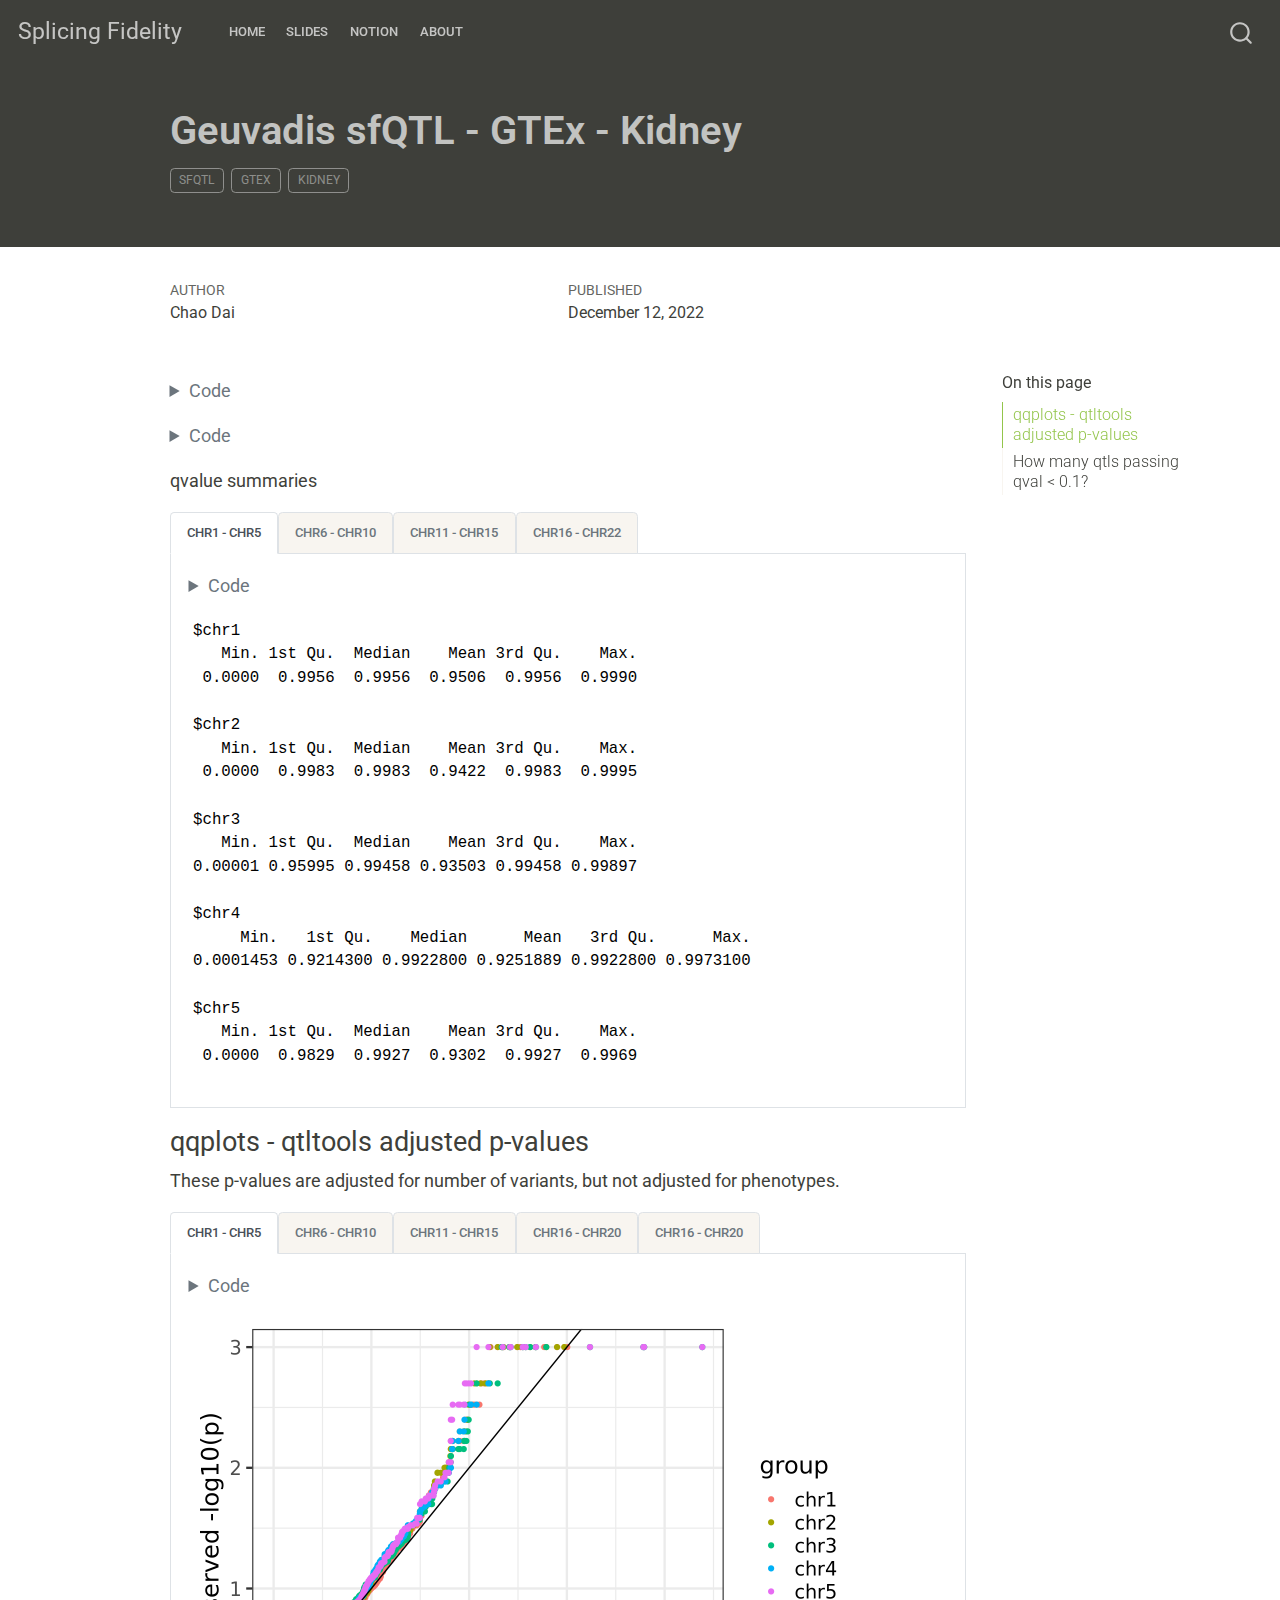
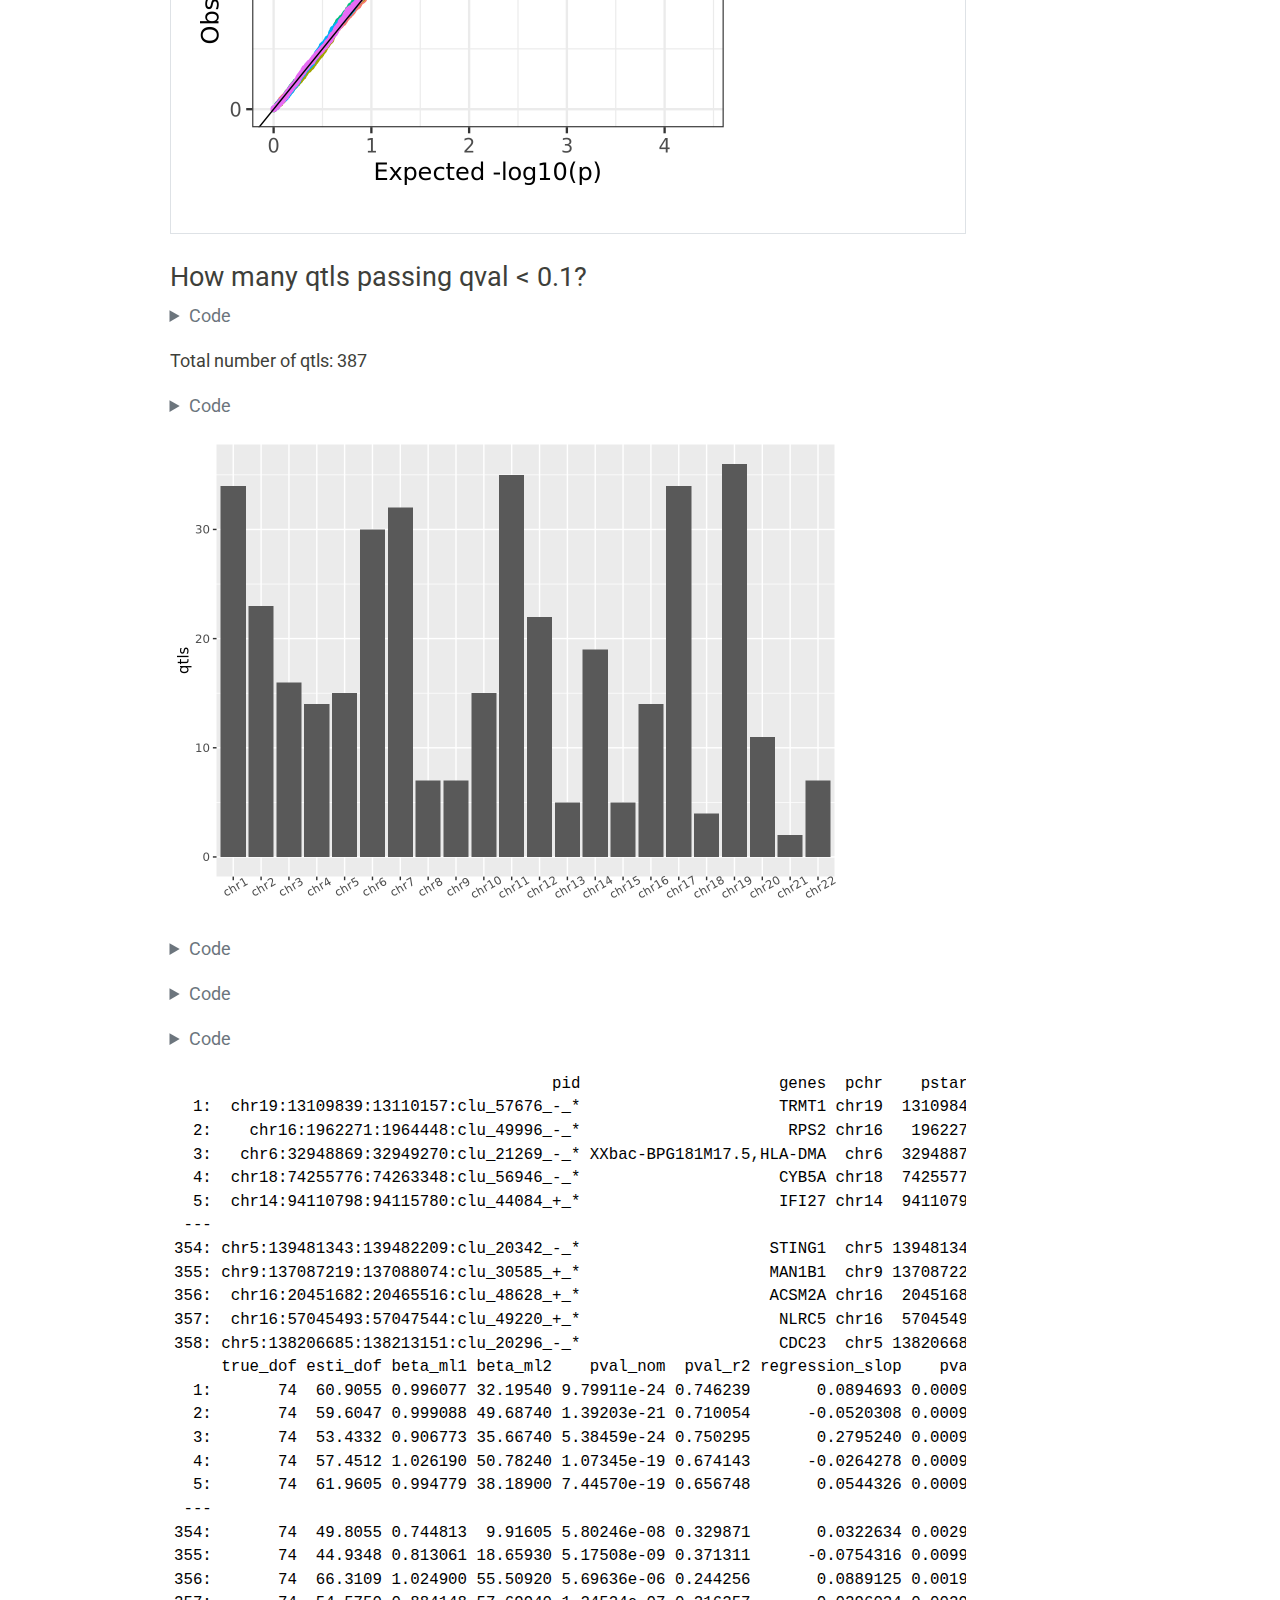
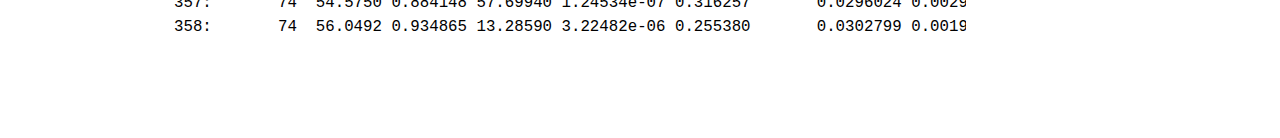
<file: docs/analysis/2022-12-12-GTEx-Kidney-nsqtl.pub.html>
<!DOCTYPE html>
<html xmlns="http://www.w3.org/1999/xhtml" lang="en" xml:lang="en"><head>

<meta charset="utf-8">
<meta name="generator" content="quarto-1.1.149">

<meta name="viewport" content="width=device-width, initial-scale=1.0, user-scalable=yes">

<meta name="author" content="Chao Dai">
<meta name="dcterms.date" content="2022-12-12">

<title>Splicing Fidelity - r paste0("Geuvadis sfQTL - GTEx - ", params$tissue, collapse = "")</title>
<style>
code{white-space: pre-wrap;}
span.smallcaps{font-variant: small-caps;}
div.columns{display: flex; gap: min(4vw, 1.5em);}
div.column{flex: auto; overflow-x: auto;}
div.hanging-indent{margin-left: 1.5em; text-indent: -1.5em;}
ul.task-list{list-style: none;}
ul.task-list li input[type="checkbox"] {
  width: 0.8em;
  margin: 0 0.8em 0.2em -1.6em;
  vertical-align: middle;
}
pre > code.sourceCode { white-space: pre; position: relative; }
pre > code.sourceCode > span { display: inline-block; line-height: 1.25; }
pre > code.sourceCode > span:empty { height: 1.2em; }
.sourceCode { overflow: visible; }
code.sourceCode > span { color: inherit; text-decoration: inherit; }
div.sourceCode { margin: 1em 0; }
pre.sourceCode { margin: 0; }
@media screen {
div.sourceCode { overflow: auto; }
}
@media print {
pre > code.sourceCode { white-space: pre-wrap; }
pre > code.sourceCode > span { text-indent: -5em; padding-left: 5em; }
}
pre.numberSource code
  { counter-reset: source-line 0; }
pre.numberSource code > span
  { position: relative; left: -4em; counter-increment: source-line; }
pre.numberSource code > span > a:first-child::before
  { content: counter(source-line);
    position: relative; left: -1em; text-align: right; vertical-align: baseline;
    border: none; display: inline-block;
    -webkit-touch-callout: none; -webkit-user-select: none;
    -khtml-user-select: none; -moz-user-select: none;
    -ms-user-select: none; user-select: none;
    padding: 0 4px; width: 4em;
    color: #aaaaaa;
  }
pre.numberSource { margin-left: 3em; border-left: 1px solid #aaaaaa;  padding-left: 4px; }
div.sourceCode
  {   }
@media screen {
pre > code.sourceCode > span > a:first-child::before { text-decoration: underline; }
}
code span.al { color: #ff0000; font-weight: bold; } /* Alert */
code span.an { color: #60a0b0; font-weight: bold; font-style: italic; } /* Annotation */
code span.at { color: #7d9029; } /* Attribute */
code span.bn { color: #40a070; } /* BaseN */
code span.bu { color: #008000; } /* BuiltIn */
code span.cf { color: #007020; font-weight: bold; } /* ControlFlow */
code span.ch { color: #4070a0; } /* Char */
code span.cn { color: #880000; } /* Constant */
code span.co { color: #60a0b0; font-style: italic; } /* Comment */
code span.cv { color: #60a0b0; font-weight: bold; font-style: italic; } /* CommentVar */
code span.do { color: #ba2121; font-style: italic; } /* Documentation */
code span.dt { color: #902000; } /* DataType */
code span.dv { color: #40a070; } /* DecVal */
code span.er { color: #ff0000; font-weight: bold; } /* Error */
code span.ex { } /* Extension */
code span.fl { color: #40a070; } /* Float */
code span.fu { color: #06287e; } /* Function */
code span.im { color: #008000; font-weight: bold; } /* Import */
code span.in { color: #60a0b0; font-weight: bold; font-style: italic; } /* Information */
code span.kw { color: #007020; font-weight: bold; } /* Keyword */
code span.op { color: #666666; } /* Operator */
code span.ot { color: #007020; } /* Other */
code span.pp { color: #bc7a00; } /* Preprocessor */
code span.sc { color: #4070a0; } /* SpecialChar */
code span.ss { color: #bb6688; } /* SpecialString */
code span.st { color: #4070a0; } /* String */
code span.va { color: #19177c; } /* Variable */
code span.vs { color: #4070a0; } /* VerbatimString */
code span.wa { color: #60a0b0; font-weight: bold; font-style: italic; } /* Warning */
</style>


<script src="../site_libs/quarto-nav/quarto-nav.js"></script>
<script src="../site_libs/quarto-nav/headroom.min.js"></script>
<script src="../site_libs/clipboard/clipboard.min.js"></script>
<script src="../site_libs/quarto-search/autocomplete.umd.js"></script>
<script src="../site_libs/quarto-search/fuse.min.js"></script>
<script src="../site_libs/quarto-search/quarto-search.js"></script>
<meta name="quarto:offset" content="../">
<script src="../site_libs/quarto-html/quarto.js"></script>
<script src="../site_libs/quarto-html/popper.min.js"></script>
<script src="../site_libs/quarto-html/tippy.umd.min.js"></script>
<script src="../site_libs/quarto-html/anchor.min.js"></script>
<link href="../site_libs/quarto-html/tippy.css" rel="stylesheet">
<link href="../site_libs/quarto-html/quarto-syntax-highlighting.css" rel="stylesheet" id="quarto-text-highlighting-styles">
<script src="../site_libs/bootstrap/bootstrap.min.js"></script>
<link href="../site_libs/bootstrap/bootstrap-icons.css" rel="stylesheet">
<link href="../site_libs/bootstrap/bootstrap.min.css" rel="stylesheet" id="quarto-bootstrap" data-mode="light">
<script id="quarto-search-options" type="application/json">{
  "location": "navbar",
  "copy-button": false,
  "collapse-after": 3,
  "panel-placement": "end",
  "type": "overlay",
  "limit": 20,
  "language": {
    "search-no-results-text": "No results",
    "search-matching-documents-text": "matching documents",
    "search-copy-link-title": "Copy link to search",
    "search-hide-matches-text": "Hide additional matches",
    "search-more-match-text": "more match in this document",
    "search-more-matches-text": "more matches in this document",
    "search-clear-button-title": "Clear",
    "search-detached-cancel-button-title": "Cancel",
    "search-submit-button-title": "Submit"
  }
}</script>


<link rel="stylesheet" href="../styles.css">
</head>

<body class="nav-fixed">

<div id="quarto-search-results"></div>
  <header id="quarto-header" class="headroom fixed-top">
    <nav class="navbar navbar-expand-lg navbar-dark ">
      <div class="navbar-container container-fluid">
      <div class="navbar-brand-container">
    <a class="navbar-brand" href="../index.html">
    <span class="navbar-title">Splicing Fidelity</span>
    </a>
  </div>
          <button class="navbar-toggler" type="button" data-bs-toggle="collapse" data-bs-target="#navbarCollapse" aria-controls="navbarCollapse" aria-expanded="false" aria-label="Toggle navigation" onclick="if (window.quartoToggleHeadroom) { window.quartoToggleHeadroom(); }">
  <span class="navbar-toggler-icon"></span>
</button>
          <div class="collapse navbar-collapse" id="navbarCollapse">
            <ul class="navbar-nav navbar-nav-scroll me-auto">
  <li class="nav-item">
    <a class="nav-link" href="../index.html">Home</a>
  </li>  
  <li class="nav-item">
    <a class="nav-link" href="../slides/index.html">Slides</a>
  </li>  
  <li class="nav-item">
    <a class="nav-link" href="https://cdai.notion.site/Notes-0e18d7ec33cb44fc975cb9e139aa784b">Notion</a>
  </li>  
  <li class="nav-item">
    <a class="nav-link" href="../about.html">About</a>
  </li>  
</ul>
              <div id="quarto-search" class="" title="Search"></div>
          </div> <!-- /navcollapse -->
      </div> <!-- /container-fluid -->
    </nav>
</header>
<!-- content -->
<header id="title-block-header" class="quarto-title-block default page-columns page-full">
  <div class="quarto-title-banner page-columns page-full">
    <div class="quarto-title column-body">
      <h1 class="title">Geuvadis sfQTL - GTEx - Kidney</h1>
                                <div class="quarto-categories">
                <div class="quarto-category">sfQTL</div>
                <div class="quarto-category">GTEx</div>
                <div class="quarto-category">Kidney</div>
              </div>
                  </div>
  </div>
    
  
  <div class="quarto-title-meta">

      <div>
      <div class="quarto-title-meta-heading">Author</div>
      <div class="quarto-title-meta-contents">
               <p>Chao Dai </p>
            </div>
    </div>
      
      <div>
      <div class="quarto-title-meta-heading">Published</div>
      <div class="quarto-title-meta-contents">
        <p class="date">December 12, 2022</p>
      </div>
    </div>
      
    </div>
    
  
  </header><div id="quarto-content" class="quarto-container page-columns page-rows-contents page-layout-article page-navbar">
<!-- sidebar -->
<!-- margin-sidebar -->
    <div id="quarto-margin-sidebar" class="sidebar margin-sidebar">
        <nav id="TOC" role="doc-toc" class="toc-active">
    <h2 id="toc-title">On this page</h2>
   
  <ul>
  <li><a href="#qqplots---qtltools-adjusted-p-values" id="toc-qqplots---qtltools-adjusted-p-values" class="nav-link active" data-scroll-target="#qqplots---qtltools-adjusted-p-values">qqplots - qtltools adjusted p-values</a></li>
  <li><a href="#how-many-qtls-passing-qval-0.1" id="toc-how-many-qtls-passing-qval-0.1" class="nav-link" data-scroll-target="#how-many-qtls-passing-qval-0.1">How many qtls passing qval &lt; 0.1?</a></li>
  </ul>
</nav>
    </div>
<!-- main -->
<main class="content quarto-banner-title-block" id="quarto-document-content">




<div class="cell">
<details>
<summary>Code</summary>
<div class="sourceCode cell-code" id="cb1"><pre class="sourceCode r code-with-copy"><code class="sourceCode r"><span id="cb1-1"><a href="#cb1-1" aria-hidden="true" tabindex="-1"></a>metadata <span class="ot">=</span> <span class="fu">fread</span>(<span class="st">"../code/resources/geuvadis-sample-run-pop-lookup.tsv"</span>)</span></code><button title="Copy to Clipboard" class="code-copy-button"><i class="bi"></i></button></pre></div>
</details>
</div>
<div class="cell">
<details>
<summary>Code</summary>
<div class="sourceCode cell-code" id="cb2"><pre class="sourceCode r code-with-copy"><code class="sourceCode r"><span id="cb2-1"><a href="#cb2-1" aria-hidden="true" tabindex="-1"></a>perm_out_cols <span class="ot">=</span> <span class="fu">c</span>(<span class="st">"pid"</span>, <span class="st">"pchr"</span>, <span class="st">"pstart"</span>, <span class="st">"pend"</span>, <span class="st">"pstrand"</span>, <span class="st">"num_snp_tested"</span>,</span>
<span id="cb2-2"><a href="#cb2-2" aria-hidden="true" tabindex="-1"></a>                  <span class="st">"best_nominal_dist"</span>, <span class="st">"best_gid"</span>, <span class="st">"best_gchr"</span>, <span class="st">"best_gstart"</span>,</span>
<span id="cb2-3"><a href="#cb2-3" aria-hidden="true" tabindex="-1"></a>                  <span class="st">"best_gend"</span>, <span class="st">"true_dof"</span>, <span class="st">"esti_dof"</span>, <span class="st">"beta_ml1"</span>, <span class="st">"beta_ml2"</span>,</span>
<span id="cb2-4"><a href="#cb2-4" aria-hidden="true" tabindex="-1"></a>                  <span class="st">"pval_nom"</span>, <span class="st">"pval_r2"</span>, <span class="st">"regression_slop"</span>, <span class="st">"pval_emp"</span>, </span>
<span id="cb2-5"><a href="#cb2-5" aria-hidden="true" tabindex="-1"></a>                  <span class="st">"pval_adj"</span>, <span class="st">"q"</span>)</span>
<span id="cb2-6"><a href="#cb2-6" aria-hidden="true" tabindex="-1"></a>folder <span class="ot">=</span> <span class="fu">paste0</span>(<span class="st">"../code/results/qtl/noisy/GTEx/"</span>, params<span class="sc">$</span>tissue, <span class="st">"/cis_100000/perm"</span>)</span>
<span id="cb2-7"><a href="#cb2-7" aria-hidden="true" tabindex="-1"></a>qtls <span class="ot">=</span> <span class="fu">dir</span>(folder, <span class="st">".+addQval.txt.gz"</span>, <span class="at">full.names =</span> T)</span>
<span id="cb2-8"><a href="#cb2-8" aria-hidden="true" tabindex="-1"></a>qtls <span class="ot">=</span> naturalsort<span class="sc">::</span><span class="fu">naturalsort</span>(qtls)</span>
<span id="cb2-9"><a href="#cb2-9" aria-hidden="true" tabindex="-1"></a><span class="fu">names</span>(qtls) <span class="ot">=</span> <span class="fu">str_extract</span>(qtls, <span class="st">"chr[0-9]{1,2}"</span>)</span>
<span id="cb2-10"><a href="#cb2-10" aria-hidden="true" tabindex="-1"></a>qtls <span class="ot">=</span> <span class="fu">map</span>(qtls, <span class="sc">~</span><span class="fu">fread</span>(.x, <span class="at">col.names =</span> perm_out_cols))</span></code><button title="Copy to Clipboard" class="code-copy-button"><i class="bi"></i></button></pre></div>
</details>
</div>
<p>qvalue summaries</p>
<div class="panel-tabset">
<ul class="nav nav-tabs" role="tablist"><li class="nav-item" role="presentation"><a class="nav-link active" id="tabset-1-1-tab" data-bs-toggle="tab" data-bs-target="#tabset-1-1" role="tab" aria-controls="tabset-1-1" aria-selected="true">chr1 - chr5</a></li><li class="nav-item" role="presentation"><a class="nav-link" id="tabset-1-2-tab" data-bs-toggle="tab" data-bs-target="#tabset-1-2" role="tab" aria-controls="tabset-1-2" aria-selected="false">chr6 - chr10</a></li><li class="nav-item" role="presentation"><a class="nav-link" id="tabset-1-3-tab" data-bs-toggle="tab" data-bs-target="#tabset-1-3" role="tab" aria-controls="tabset-1-3" aria-selected="false">chr11 - chr15</a></li><li class="nav-item" role="presentation"><a class="nav-link" id="tabset-1-4-tab" data-bs-toggle="tab" data-bs-target="#tabset-1-4" role="tab" aria-controls="tabset-1-4" aria-selected="false">chr16 - chr22</a></li></ul>
<div class="tab-content">
<div id="tabset-1-1" class="tab-pane active" role="tabpanel" aria-labelledby="tabset-1-1-tab">
<div class="cell">
<details>
<summary>Code</summary>
<div class="sourceCode cell-code" id="cb3"><pre class="sourceCode r code-with-copy"><code class="sourceCode r"><span id="cb3-1"><a href="#cb3-1" aria-hidden="true" tabindex="-1"></a><span class="fu">map</span>(qtls[<span class="dv">1</span><span class="sc">:</span><span class="dv">5</span>], <span class="sc">~</span> <span class="fu">summary</span>(.x<span class="sc">$</span>q))</span></code><button title="Copy to Clipboard" class="code-copy-button"><i class="bi"></i></button></pre></div>
</details>
<div class="cell-output cell-output-stdout">
<pre><code>$chr1
   Min. 1st Qu.  Median    Mean 3rd Qu.    Max. 
 0.0000  0.9956  0.9956  0.9506  0.9956  0.9990 

$chr2
   Min. 1st Qu.  Median    Mean 3rd Qu.    Max. 
 0.0000  0.9983  0.9983  0.9422  0.9983  0.9995 

$chr3
   Min. 1st Qu.  Median    Mean 3rd Qu.    Max. 
0.00001 0.95995 0.99458 0.93503 0.99458 0.99897 

$chr4
     Min.   1st Qu.    Median      Mean   3rd Qu.      Max. 
0.0001453 0.9214300 0.9922800 0.9251889 0.9922800 0.9973100 

$chr5
   Min. 1st Qu.  Median    Mean 3rd Qu.    Max. 
 0.0000  0.9829  0.9927  0.9302  0.9927  0.9969 </code></pre>
</div>
</div>
</div>
<div id="tabset-1-2" class="tab-pane" role="tabpanel" aria-labelledby="tabset-1-2-tab">
<div class="cell">
<details>
<summary>Code</summary>
<div class="sourceCode cell-code" id="cb5"><pre class="sourceCode r code-with-copy"><code class="sourceCode r"><span id="cb5-1"><a href="#cb5-1" aria-hidden="true" tabindex="-1"></a><span class="fu">map</span>(qtls[<span class="dv">6</span><span class="sc">:</span><span class="dv">10</span>], <span class="sc">~</span> <span class="fu">summary</span>(.x<span class="sc">$</span>q))</span></code><button title="Copy to Clipboard" class="code-copy-button"><i class="bi"></i></button></pre></div>
</details>
<div class="cell-output cell-output-stdout">
<pre><code>$chr6
   Min. 1st Qu.  Median    Mean 3rd Qu.    Max. 
 0.0000  0.9086  0.9752  0.8910  0.9967  0.9991 

$chr7
   Min. 1st Qu.  Median    Mean 3rd Qu.    Max. 
 0.0000  0.8583  0.9735  0.8914  0.9956  0.9996 

$chr8
   Min. 1st Qu.  Median    Mean 3rd Qu.    Max. 
 0.0000  0.9274  0.9274  0.8954  0.9274  0.9469 

$chr9
     Min.   1st Qu.    Median      Mean   3rd Qu.      Max. 
0.0000326 0.9999900 0.9999900 0.9584453 0.9999900 0.9999900 

$chr10
   Min. 1st Qu.  Median    Mean 3rd Qu.    Max. 
 0.0000  0.9896  0.9896  0.9352  0.9896  0.9999 </code></pre>
</div>
</div>
</div>
<div id="tabset-1-3" class="tab-pane" role="tabpanel" aria-labelledby="tabset-1-3-tab">
<div class="cell">
<details>
<summary>Code</summary>
<div class="sourceCode cell-code" id="cb7"><pre class="sourceCode r code-with-copy"><code class="sourceCode r"><span id="cb7-1"><a href="#cb7-1" aria-hidden="true" tabindex="-1"></a><span class="fu">map</span>(qtls[<span class="dv">11</span><span class="sc">:</span><span class="dv">15</span>], <span class="sc">~</span> <span class="fu">summary</span>(.x<span class="sc">$</span>q))</span></code><button title="Copy to Clipboard" class="code-copy-button"><i class="bi"></i></button></pre></div>
</details>
<div class="cell-output cell-output-stdout">
<pre><code>$chr11
   Min. 1st Qu.  Median    Mean 3rd Qu.    Max. 
 0.0000  0.9866  0.9979  0.9277  0.9979  0.9994 

$chr12
   Min. 1st Qu.  Median    Mean 3rd Qu.    Max. 
 0.0000  0.9660  0.9950  0.9317  0.9950  0.9993 

$chr13
     Min.   1st Qu.    Median      Mean   3rd Qu.      Max. 
0.0000005 0.9494700 0.9578600 0.9240940 0.9889000 0.9992100 

$chr14
   Min. 1st Qu.  Median    Mean 3rd Qu.    Max. 
 0.0000  0.9180  0.9981  0.9133  0.9981  0.9996 

$chr15
     Min.   1st Qu.    Median      Mean   3rd Qu.      Max. 
0.0000105 0.9984200 0.9984200 0.9592913 0.9984200 0.9995700 </code></pre>
</div>
</div>
</div>
<div id="tabset-1-4" class="tab-pane" role="tabpanel" aria-labelledby="tabset-1-4-tab">
<div class="cell">
<details>
<summary>Code</summary>
<div class="sourceCode cell-code" id="cb9"><pre class="sourceCode r code-with-copy"><code class="sourceCode r"><span id="cb9-1"><a href="#cb9-1" aria-hidden="true" tabindex="-1"></a><span class="fu">map</span>(qtls[<span class="dv">16</span><span class="sc">:</span><span class="dv">22</span>], <span class="sc">~</span> <span class="fu">summary</span>(.x<span class="sc">$</span>q))</span></code><button title="Copy to Clipboard" class="code-copy-button"><i class="bi"></i></button></pre></div>
</details>
<div class="cell-output cell-output-stdout">
<pre><code>$chr16
   Min. 1st Qu.  Median    Mean 3rd Qu.    Max. 
 0.0000  0.9958  0.9958  0.9554  0.9958  0.9997 

$chr17
   Min. 1st Qu.  Median    Mean 3rd Qu.    Max. 
 0.0000  0.9373  0.9990  0.9228  0.9990  1.0000 

$chr18
   Min. 1st Qu.  Median    Mean 3rd Qu.    Max. 
 0.0000  0.9540  0.9981  0.9362  0.9981  0.9990 

$chr19
   Min. 1st Qu.  Median    Mean 3rd Qu.    Max. 
 0.0000  0.9652  0.9971  0.9218  0.9971  0.9984 

$chr20
     Min.   1st Qu.    Median      Mean   3rd Qu.      Max. 
0.0000519 0.9997400 0.9997400 0.9432532 0.9997400 0.9997400 

$chr21
    Min.  1st Qu.   Median     Mean  3rd Qu.     Max. 
0.006961 0.781200 0.975310 0.855793 0.989740 0.996760 

$chr22
   Min. 1st Qu.  Median    Mean 3rd Qu.    Max. 
 0.0000  0.9242  0.9960  0.9224  0.9960  0.9993 </code></pre>
</div>
</div>
</div>
</div>
</div>
<section id="qqplots---qtltools-adjusted-p-values" class="level3">
<h3 class="anchored" data-anchor-id="qqplots---qtltools-adjusted-p-values">qqplots - qtltools adjusted p-values</h3>
<p>These p-values are adjusted for number of variants, but not adjusted for phenotypes.</p>
<div class="panel-tabset">
<ul class="nav nav-tabs" role="tablist"><li class="nav-item" role="presentation"><a class="nav-link active" id="tabset-2-1-tab" data-bs-toggle="tab" data-bs-target="#tabset-2-1" role="tab" aria-controls="tabset-2-1" aria-selected="true">chr1 - chr5</a></li><li class="nav-item" role="presentation"><a class="nav-link" id="tabset-2-2-tab" data-bs-toggle="tab" data-bs-target="#tabset-2-2" role="tab" aria-controls="tabset-2-2" aria-selected="false">chr6 - chr10</a></li><li class="nav-item" role="presentation"><a class="nav-link" id="tabset-2-3-tab" data-bs-toggle="tab" data-bs-target="#tabset-2-3" role="tab" aria-controls="tabset-2-3" aria-selected="false">chr11 - chr15</a></li><li class="nav-item" role="presentation"><a class="nav-link" id="tabset-2-4-tab" data-bs-toggle="tab" data-bs-target="#tabset-2-4" role="tab" aria-controls="tabset-2-4" aria-selected="false">chr16 - chr20</a></li><li class="nav-item" role="presentation"><a class="nav-link" id="tabset-2-5-tab" data-bs-toggle="tab" data-bs-target="#tabset-2-5" role="tab" aria-controls="tabset-2-5" aria-selected="false">chr16 - chr20</a></li></ul>
<div class="tab-content">
<div id="tabset-2-1" class="tab-pane active" role="tabpanel" aria-labelledby="tabset-2-1-tab">
<div class="cell">
<details>
<summary>Code</summary>
<div class="sourceCode cell-code" id="cb11"><pre class="sourceCode r code-with-copy"><code class="sourceCode r"><span id="cb11-1"><a href="#cb11-1" aria-hidden="true" tabindex="-1"></a>leafcutter<span class="sc">::</span><span class="fu">multiqq</span>(</span>
<span id="cb11-2"><a href="#cb11-2" aria-hidden="true" tabindex="-1"></a>  <span class="fu">list</span>(<span class="at">chr1 =</span> qtls<span class="sc">$</span>chr1<span class="sc">$</span>pval_emp,</span>
<span id="cb11-3"><a href="#cb11-3" aria-hidden="true" tabindex="-1"></a>       <span class="at">chr2 =</span> qtls<span class="sc">$</span>chr2<span class="sc">$</span>pval_emp,</span>
<span id="cb11-4"><a href="#cb11-4" aria-hidden="true" tabindex="-1"></a>       <span class="at">chr3 =</span> qtls<span class="sc">$</span>chr3<span class="sc">$</span>pval_emp,</span>
<span id="cb11-5"><a href="#cb11-5" aria-hidden="true" tabindex="-1"></a>       <span class="at">chr4 =</span> qtls<span class="sc">$</span>chr4<span class="sc">$</span>pval_emp,</span>
<span id="cb11-6"><a href="#cb11-6" aria-hidden="true" tabindex="-1"></a>       <span class="at">chr5 =</span> qtls<span class="sc">$</span>chr5<span class="sc">$</span>pval_emp</span>
<span id="cb11-7"><a href="#cb11-7" aria-hidden="true" tabindex="-1"></a>       )</span>
<span id="cb11-8"><a href="#cb11-8" aria-hidden="true" tabindex="-1"></a>)</span></code><button title="Copy to Clipboard" class="code-copy-button"><i class="bi"></i></button></pre></div>
</details>
<div class="cell-output-display">
<p><img src="2022-12-12-GTEx-Kidney-nsqtl.pub_files/figure-html/unnamed-chunk-8-1.png" class="img-fluid" width="672"></p>
</div>
</div>
</div>
<div id="tabset-2-2" class="tab-pane" role="tabpanel" aria-labelledby="tabset-2-2-tab">
<div class="cell">
<details>
<summary>Code</summary>
<div class="sourceCode cell-code" id="cb12"><pre class="sourceCode r code-with-copy"><code class="sourceCode r"><span id="cb12-1"><a href="#cb12-1" aria-hidden="true" tabindex="-1"></a>leafcutter<span class="sc">::</span><span class="fu">multiqq</span>(</span>
<span id="cb12-2"><a href="#cb12-2" aria-hidden="true" tabindex="-1"></a>  <span class="fu">list</span>(<span class="at">chr6 =</span> qtls<span class="sc">$</span>chr6<span class="sc">$</span>pval_emp,</span>
<span id="cb12-3"><a href="#cb12-3" aria-hidden="true" tabindex="-1"></a>       <span class="at">chr7 =</span> qtls<span class="sc">$</span>chr7<span class="sc">$</span>pval_emp,</span>
<span id="cb12-4"><a href="#cb12-4" aria-hidden="true" tabindex="-1"></a>       <span class="at">chr8 =</span> qtls<span class="sc">$</span>chr8<span class="sc">$</span>pval_emp,</span>
<span id="cb12-5"><a href="#cb12-5" aria-hidden="true" tabindex="-1"></a>       <span class="at">chr9 =</span> qtls<span class="sc">$</span>chr9<span class="sc">$</span>pval_emp,</span>
<span id="cb12-6"><a href="#cb12-6" aria-hidden="true" tabindex="-1"></a>       <span class="at">chr10 =</span> qtls<span class="sc">$</span>chr10<span class="sc">$</span>pval_emp</span>
<span id="cb12-7"><a href="#cb12-7" aria-hidden="true" tabindex="-1"></a>       )</span>
<span id="cb12-8"><a href="#cb12-8" aria-hidden="true" tabindex="-1"></a>)</span></code><button title="Copy to Clipboard" class="code-copy-button"><i class="bi"></i></button></pre></div>
</details>
<div class="cell-output-display">
<p><img src="2022-12-12-GTEx-Kidney-nsqtl.pub_files/figure-html/unnamed-chunk-9-1.png" class="img-fluid" width="672"></p>
</div>
</div>
</div>
<div id="tabset-2-3" class="tab-pane" role="tabpanel" aria-labelledby="tabset-2-3-tab">
<div class="cell">
<details>
<summary>Code</summary>
<div class="sourceCode cell-code" id="cb13"><pre class="sourceCode r code-with-copy"><code class="sourceCode r"><span id="cb13-1"><a href="#cb13-1" aria-hidden="true" tabindex="-1"></a>leafcutter<span class="sc">::</span><span class="fu">multiqq</span>(</span>
<span id="cb13-2"><a href="#cb13-2" aria-hidden="true" tabindex="-1"></a>  <span class="fu">list</span>(<span class="at">chr11 =</span> qtls<span class="sc">$</span>chr11<span class="sc">$</span>pval_emp,</span>
<span id="cb13-3"><a href="#cb13-3" aria-hidden="true" tabindex="-1"></a>       <span class="at">chr12 =</span> qtls<span class="sc">$</span>chr12<span class="sc">$</span>pval_emp,</span>
<span id="cb13-4"><a href="#cb13-4" aria-hidden="true" tabindex="-1"></a>       <span class="at">chr13 =</span> qtls<span class="sc">$</span>chr13<span class="sc">$</span>pval_emp,</span>
<span id="cb13-5"><a href="#cb13-5" aria-hidden="true" tabindex="-1"></a>       <span class="at">chr14 =</span> qtls<span class="sc">$</span>chr14<span class="sc">$</span>pval_emp,</span>
<span id="cb13-6"><a href="#cb13-6" aria-hidden="true" tabindex="-1"></a>       <span class="at">chr15 =</span> qtls<span class="sc">$</span>chr15<span class="sc">$</span>pval_emp</span>
<span id="cb13-7"><a href="#cb13-7" aria-hidden="true" tabindex="-1"></a>       )</span>
<span id="cb13-8"><a href="#cb13-8" aria-hidden="true" tabindex="-1"></a>)</span></code><button title="Copy to Clipboard" class="code-copy-button"><i class="bi"></i></button></pre></div>
</details>
<div class="cell-output-display">
<p><img src="2022-12-12-GTEx-Kidney-nsqtl.pub_files/figure-html/unnamed-chunk-10-1.png" class="img-fluid" width="672"></p>
</div>
</div>
</div>
<div id="tabset-2-4" class="tab-pane" role="tabpanel" aria-labelledby="tabset-2-4-tab">
<div class="cell">
<details>
<summary>Code</summary>
<div class="sourceCode cell-code" id="cb14"><pre class="sourceCode r code-with-copy"><code class="sourceCode r"><span id="cb14-1"><a href="#cb14-1" aria-hidden="true" tabindex="-1"></a>leafcutter<span class="sc">::</span><span class="fu">multiqq</span>(</span>
<span id="cb14-2"><a href="#cb14-2" aria-hidden="true" tabindex="-1"></a>  <span class="fu">list</span>(<span class="at">chr16 =</span> qtls<span class="sc">$</span>chr16<span class="sc">$</span>pval_emp,</span>
<span id="cb14-3"><a href="#cb14-3" aria-hidden="true" tabindex="-1"></a>       <span class="at">chr17 =</span> qtls<span class="sc">$</span>chr17<span class="sc">$</span>pval_emp,</span>
<span id="cb14-4"><a href="#cb14-4" aria-hidden="true" tabindex="-1"></a>       <span class="at">chr18 =</span> qtls<span class="sc">$</span>chr18<span class="sc">$</span>pval_emp,</span>
<span id="cb14-5"><a href="#cb14-5" aria-hidden="true" tabindex="-1"></a>       <span class="at">chr19 =</span> qtls<span class="sc">$</span>chr19<span class="sc">$</span>pval_emp,</span>
<span id="cb14-6"><a href="#cb14-6" aria-hidden="true" tabindex="-1"></a>       <span class="at">chr20 =</span> qtls<span class="sc">$</span>chr20<span class="sc">$</span>pval_emp</span>
<span id="cb14-7"><a href="#cb14-7" aria-hidden="true" tabindex="-1"></a>       )</span>
<span id="cb14-8"><a href="#cb14-8" aria-hidden="true" tabindex="-1"></a>)</span></code><button title="Copy to Clipboard" class="code-copy-button"><i class="bi"></i></button></pre></div>
</details>
<div class="cell-output-display">
<p><img src="2022-12-12-GTEx-Kidney-nsqtl.pub_files/figure-html/unnamed-chunk-11-1.png" class="img-fluid" width="672"></p>
</div>
</div>
</div>
<div id="tabset-2-5" class="tab-pane" role="tabpanel" aria-labelledby="tabset-2-5-tab">
<div class="cell">
<details>
<summary>Code</summary>
<div class="sourceCode cell-code" id="cb15"><pre class="sourceCode r code-with-copy"><code class="sourceCode r"><span id="cb15-1"><a href="#cb15-1" aria-hidden="true" tabindex="-1"></a>leafcutter<span class="sc">::</span><span class="fu">multiqq</span>(</span>
<span id="cb15-2"><a href="#cb15-2" aria-hidden="true" tabindex="-1"></a>  <span class="fu">list</span>(</span>
<span id="cb15-3"><a href="#cb15-3" aria-hidden="true" tabindex="-1"></a>       <span class="at">chr21 =</span> qtls<span class="sc">$</span>chr21<span class="sc">$</span>pval_emp,</span>
<span id="cb15-4"><a href="#cb15-4" aria-hidden="true" tabindex="-1"></a>       <span class="at">chr22 =</span> qtls<span class="sc">$</span>chr22<span class="sc">$</span>pval_emp</span>
<span id="cb15-5"><a href="#cb15-5" aria-hidden="true" tabindex="-1"></a>       )</span>
<span id="cb15-6"><a href="#cb15-6" aria-hidden="true" tabindex="-1"></a>)</span></code><button title="Copy to Clipboard" class="code-copy-button"><i class="bi"></i></button></pre></div>
</details>
<div class="cell-output-display">
<p><img src="2022-12-12-GTEx-Kidney-nsqtl.pub_files/figure-html/unnamed-chunk-12-1.png" class="img-fluid" width="672"></p>
</div>
</div>
</div>
</div>
</div>
</section>
<section id="how-many-qtls-passing-qval-0.1" class="level3">
<h3 class="anchored" data-anchor-id="how-many-qtls-passing-qval-0.1">How many qtls passing qval &lt; 0.1?</h3>
<div class="cell">
<details>
<summary>Code</summary>
<div class="sourceCode cell-code" id="cb16"><pre class="sourceCode r code-with-copy"><code class="sourceCode r"><span id="cb16-1"><a href="#cb16-1" aria-hidden="true" tabindex="-1"></a>puta_qtls <span class="ot">=</span> <span class="fu">map</span>(qtls, <span class="sc">~</span> .x[q <span class="sc">&lt;</span> .<span class="dv">1</span>]) <span class="sc">%&gt;%</span> </span>
<span id="cb16-2"><a href="#cb16-2" aria-hidden="true" tabindex="-1"></a>  rbindlist</span></code><button title="Copy to Clipboard" class="code-copy-button"><i class="bi"></i></button></pre></div>
</details>
</div>
<p>Total number of qtls: 387</p>
<div class="cell">
<details>
<summary>Code</summary>
<div class="sourceCode cell-code" id="cb17"><pre class="sourceCode r code-with-copy"><code class="sourceCode r"><span id="cb17-1"><a href="#cb17-1" aria-hidden="true" tabindex="-1"></a>chroms <span class="ot">=</span> forcats<span class="sc">::</span><span class="fu">as_factor</span>(<span class="fu">paste</span>(<span class="st">"chr"</span>, <span class="dv">1</span><span class="sc">:</span><span class="dv">22</span>, <span class="at">sep=</span><span class="st">""</span>))</span>
<span id="cb17-2"><a href="#cb17-2" aria-hidden="true" tabindex="-1"></a>puta_qtls[, .(<span class="at">n_qtls =</span> <span class="fu">length</span>(<span class="fu">unique</span>(pid))), by <span class="ot">=</span> pchr] <span class="sc">%&gt;%</span> </span>
<span id="cb17-3"><a href="#cb17-3" aria-hidden="true" tabindex="-1"></a>  .[, .(<span class="at">qtls =</span> n_qtls, <span class="at">chr =</span> <span class="fu">factor</span>(pchr, chroms))] <span class="sc">%&gt;%</span> </span>
<span id="cb17-4"><a href="#cb17-4" aria-hidden="true" tabindex="-1"></a>  <span class="fu">ggplot</span>() <span class="sc">+</span> <span class="fu">geom_col</span>(<span class="fu">aes</span>(chr, qtls)) <span class="sc">+</span></span>
<span id="cb17-5"><a href="#cb17-5" aria-hidden="true" tabindex="-1"></a>    <span class="fu">labs</span>(<span class="at">x =</span> <span class="cn">NULL</span>) <span class="sc">+</span> </span>
<span id="cb17-6"><a href="#cb17-6" aria-hidden="true" tabindex="-1"></a>    <span class="fu">theme</span>(<span class="at">axis.text.x =</span> <span class="fu">element_text</span>(<span class="at">angle =</span> <span class="dv">30</span>))</span></code><button title="Copy to Clipboard" class="code-copy-button"><i class="bi"></i></button></pre></div>
</details>
<div class="cell-output-display">
<p><img src="2022-12-12-GTEx-Kidney-nsqtl.pub_files/figure-html/unnamed-chunk-14-1.png" class="img-fluid" width="672"></p>
</div>
</div>
<div class="cell">
<details>
<summary>Code</summary>
<div class="sourceCode cell-code" id="cb18"><pre class="sourceCode r code-with-copy"><code class="sourceCode r"><span id="cb18-1"><a href="#cb18-1" aria-hidden="true" tabindex="-1"></a><span class="co"># load in annotation</span></span>
<span id="cb18-2"><a href="#cb18-2" aria-hidden="true" tabindex="-1"></a>anno.gene <span class="ot">=</span> <span class="st">"../../genome_index/hs38/gencode.v38.primary_assembly.annotation.dataframe.csv"</span></span>
<span id="cb18-3"><a href="#cb18-3" aria-hidden="true" tabindex="-1"></a>mycols <span class="ot">=</span> <span class="fu">c</span>(<span class="st">"seqname"</span>, <span class="st">"start"</span>, <span class="st">"end"</span>, <span class="st">"strand"</span>, <span class="st">"gene_name"</span>)</span>
<span id="cb18-4"><a href="#cb18-4" aria-hidden="true" tabindex="-1"></a>anno.gene <span class="ot">=</span> <span class="fu">fread</span>(anno.gene) </span>
<span id="cb18-5"><a href="#cb18-5" aria-hidden="true" tabindex="-1"></a>anno.gene <span class="ot">=</span> anno.gene[gene_type <span class="sc">%in%</span> <span class="fu">c</span>(<span class="st">"protein_coding"</span>) <span class="sc">&amp;</span> </span>
<span id="cb18-6"><a href="#cb18-6" aria-hidden="true" tabindex="-1"></a>                        feature <span class="sc">%in%</span> <span class="fu">c</span>(<span class="st">"gene"</span>) <span class="sc">&amp;</span> </span>
<span id="cb18-7"><a href="#cb18-7" aria-hidden="true" tabindex="-1"></a>                        source <span class="sc">%in%</span> <span class="fu">c</span>(<span class="st">"HAVANA"</span>), ..mycols] <span class="sc">%&gt;%</span> </span>
<span id="cb18-8"><a href="#cb18-8" aria-hidden="true" tabindex="-1"></a>  unique <span class="sc">%&gt;%</span> </span>
<span id="cb18-9"><a href="#cb18-9" aria-hidden="true" tabindex="-1"></a>  <span class="fu">makeGRangesFromDataFrame</span>(<span class="at">keep.extra.columns =</span> T)</span>
<span id="cb18-10"><a href="#cb18-10" aria-hidden="true" tabindex="-1"></a></span>
<span id="cb18-11"><a href="#cb18-11" aria-hidden="true" tabindex="-1"></a><span class="co"># remove scaffolds</span></span>
<span id="cb18-12"><a href="#cb18-12" aria-hidden="true" tabindex="-1"></a>chroms <span class="ot">=</span> <span class="fu">paste</span>(<span class="st">"chr"</span>, <span class="dv">1</span><span class="sc">:</span><span class="dv">22</span>, <span class="at">sep =</span> <span class="st">""</span>)</span>
<span id="cb18-13"><a href="#cb18-13" aria-hidden="true" tabindex="-1"></a>anno.gene <span class="ot">=</span> anno.gene[<span class="fu">seqnames</span>(anno.gene) <span class="sc">%in%</span> chroms]</span></code><button title="Copy to Clipboard" class="code-copy-button"><i class="bi"></i></button></pre></div>
</details>
</div>
<div class="cell">
<details>
<summary>Code</summary>
<div class="sourceCode cell-code" id="cb19"><pre class="sourceCode r code-with-copy"><code class="sourceCode r"><span id="cb19-1"><a href="#cb19-1" aria-hidden="true" tabindex="-1"></a><span class="co"># annotate pid with gene names</span></span>
<span id="cb19-2"><a href="#cb19-2" aria-hidden="true" tabindex="-1"></a>puta_loci <span class="ot">=</span> puta_qtls[, .(pid, pchr, pstart, pend, pstrand)] <span class="sc">%&gt;%</span> </span>
<span id="cb19-3"><a href="#cb19-3" aria-hidden="true" tabindex="-1"></a>  <span class="fu">makeGRangesFromDataFrame</span>(<span class="at">keep.extra.columns =</span> T, </span>
<span id="cb19-4"><a href="#cb19-4" aria-hidden="true" tabindex="-1"></a>                           <span class="at">seqnames.field =</span> <span class="st">"pchr"</span>, </span>
<span id="cb19-5"><a href="#cb19-5" aria-hidden="true" tabindex="-1"></a>                           <span class="at">start.field =</span> <span class="st">"pstart"</span>, </span>
<span id="cb19-6"><a href="#cb19-6" aria-hidden="true" tabindex="-1"></a>                           <span class="at">end.field =</span> <span class="st">"pend"</span>,</span>
<span id="cb19-7"><a href="#cb19-7" aria-hidden="true" tabindex="-1"></a>                           <span class="at">strand.field =</span> <span class="st">"pstrand"</span>)</span>
<span id="cb19-8"><a href="#cb19-8" aria-hidden="true" tabindex="-1"></a></span>
<span id="cb19-9"><a href="#cb19-9" aria-hidden="true" tabindex="-1"></a>hits <span class="ot">=</span> GenomicRanges<span class="sc">::</span><span class="fu">findOverlaps</span>(puta_loci, anno.gene, <span class="at">minoverlap =</span> <span class="dv">1</span>)</span>
<span id="cb19-10"><a href="#cb19-10" aria-hidden="true" tabindex="-1"></a>hits <span class="ot">=</span> <span class="fu">cbind</span>(puta_loci[<span class="fu">queryHits</span>(hits)] <span class="sc">%&gt;%</span> mcols,</span>
<span id="cb19-11"><a href="#cb19-11" aria-hidden="true" tabindex="-1"></a>                 anno.gene[<span class="fu">subjectHits</span>(hits)] <span class="sc">%&gt;%</span> mcols</span>
<span id="cb19-12"><a href="#cb19-12" aria-hidden="true" tabindex="-1"></a>                 )</span>
<span id="cb19-13"><a href="#cb19-13" aria-hidden="true" tabindex="-1"></a>hits <span class="ot">=</span> <span class="fu">as.data.table</span>(hits) <span class="sc">%&gt;%</span> </span>
<span id="cb19-14"><a href="#cb19-14" aria-hidden="true" tabindex="-1"></a>  .[,  <span class="fu">list</span>(<span class="at">genes =</span> <span class="fu">pull</span>(.SD, gene_name) <span class="sc">%&gt;%</span> <span class="fu">paste0</span>(<span class="at">collapse =</span> <span class="st">","</span>)), by <span class="ot">=</span> <span class="st">"pid"</span>]</span>
<span id="cb19-15"><a href="#cb19-15" aria-hidden="true" tabindex="-1"></a></span>
<span id="cb19-16"><a href="#cb19-16" aria-hidden="true" tabindex="-1"></a>puta_qtls <span class="ot">=</span> hits[puta_qtls, on <span class="ot">=</span> <span class="st">"pid"</span>, nomatch <span class="ot">=</span> <span class="cn">NA</span>]</span></code><button title="Copy to Clipboard" class="code-copy-button"><i class="bi"></i></button></pre></div>
</details>
</div>
<div class="cell">
<details>
<summary>Code</summary>
<div class="sourceCode cell-code" id="cb20"><pre class="sourceCode r code-with-copy"><code class="sourceCode r"><span id="cb20-1"><a href="#cb20-1" aria-hidden="true" tabindex="-1"></a>puta_qtls[<span class="sc">!</span><span class="fu">is.na</span>(genes)][<span class="fu">order</span>(q)]</span></code><button title="Copy to Clipboard" class="code-copy-button"><i class="bi"></i></button></pre></div>
</details>
<div class="cell-output cell-output-stdout">
<pre><code>                                        pid                     genes  pchr    pstart      pend pstrand num_snp_tested best_nominal_dist               best_gid best_gchr best_gstart best_gend
  1:  chr19:13109839:13110157:clu_57676_-_*                     TRMT1 chr19  13109840  13110157       -            225                 0 chr19_13109889_C_G_b38     chr19    13109889  13109889
  2:    chr16:1962271:1964448:clu_49996_-_*                      RPS2 chr16   1962272   1964448       -            714                 0  chr16_1964282_A_G_b38     chr16     1964282   1964282
  3:   chr6:32948869:32949270:clu_21269_-_* XXbac-BPG181M17.5,HLA-DMA  chr6  32948870  32949270       -            898                92  chr6_32948778_G_A_b38      chr6    32948778  32948778
  4:  chr18:74255776:74263348:clu_56946_-_*                     CYB5A chr18  74255777  74263348       -            813             -6024 chr18_74269372_A_G_b38     chr18    74269372  74269372
  5:  chr14:94110798:94115780:clu_44084_+_*                     IFI27 chr14  94110799  94115780       +            587                 0 chr14_94111842_C_A_b38     chr14    94111842  94111842
 ---                                                                                                                                                                                           
354: chr5:139481343:139482209:clu_20342_-_*                    STING1  chr5 139481344 139482209       -            187                 0 chr5_139481493_C_T_b38      chr5   139481493 139481493
355: chr9:137087219:137088074:clu_30585_+_*                    MAN1B1  chr9 137087220 137088074       +            396             48684 chr9_137136758_A_G_b38      chr9   137136758 137136758
356:  chr16:20451682:20465516:clu_48628_+_*                    ACSM2A chr16  20451683  20465516       +            546                 0 chr16_20459855_G_A_b38     chr16    20459855  20459855
357:  chr16:57045493:57047544:clu_49220_+_*                     NLRC5 chr16  57045494  57047544       +            582                 0 chr16_57046616_C_A_b38     chr16    57046616  57046616
358: chr5:138206685:138213151:clu_20296_-_*                     CDC23  chr5 138206686 138213151       -            238             99589 chr5_138107097_C_G_b38      chr5   138107097 138107097
     true_dof esti_dof beta_ml1 beta_ml2    pval_nom  pval_r2 regression_slop    pval_emp    pval_adj          q
  1:       74  60.9055 0.996077 32.19540 9.79911e-24 0.746239       0.0894693 0.000999001 3.23245e-18 6.1804e-15
  2:       74  59.6047 0.999088 49.68740 1.39203e-21 0.710054      -0.0520308 0.000999001 5.88995e-16 9.0411e-13
  3:       74  53.4332 0.906773 35.66740 5.38459e-24 0.750295       0.2795240 0.000999001 1.01196e-14 1.1860e-11
  4:       74  57.4512 1.026190 50.78240 1.07345e-19 0.674143      -0.0264278 0.000999001 2.94948e-14 1.3715e-11
  5:       74  61.9605 0.994779 38.18900 7.44570e-19 0.656748       0.0544326 0.000999001 2.28867e-14 2.4054e-11
 ---                                                                                                            
354:       74  49.8055 0.744813  9.91605 5.80246e-08 0.329871       0.0322634 0.002997000 1.02738e-03 9.5620e-02
355:       74  44.9348 0.813061 18.65930 5.17508e-09 0.371311      -0.0754316 0.009990010 6.14226e-04 9.5732e-02
356:       74  66.3109 1.024900 55.50920 5.69636e-06 0.244256       0.0889125 0.001998000 8.12464e-04 9.5933e-02
357:       74  54.5750 0.884148 57.69940 1.24534e-07 0.316257       0.0296024 0.002997000 8.78607e-04 9.6333e-02
358:       74  56.0492 0.934865 13.28590 3.22482e-06 0.255380       0.0302799 0.001998000 1.13019e-03 9.8176e-02</code></pre>
</div>
</div>


</section>

</main> <!-- /main -->
<script id="quarto-html-after-body" type="application/javascript">
window.document.addEventListener("DOMContentLoaded", function (event) {
  const toggleBodyColorMode = (bsSheetEl) => {
    const mode = bsSheetEl.getAttribute("data-mode");
    const bodyEl = window.document.querySelector("body");
    if (mode === "dark") {
      bodyEl.classList.add("quarto-dark");
      bodyEl.classList.remove("quarto-light");
    } else {
      bodyEl.classList.add("quarto-light");
      bodyEl.classList.remove("quarto-dark");
    }
  }
  const toggleBodyColorPrimary = () => {
    const bsSheetEl = window.document.querySelector("link#quarto-bootstrap");
    if (bsSheetEl) {
      toggleBodyColorMode(bsSheetEl);
    }
  }
  toggleBodyColorPrimary();  
  const icon = "";
  const anchorJS = new window.AnchorJS();
  anchorJS.options = {
    placement: 'right',
    icon: icon
  };
  anchorJS.add('.anchored');
  const clipboard = new window.ClipboardJS('.code-copy-button', {
    target: function(trigger) {
      return trigger.previousElementSibling;
    }
  });
  clipboard.on('success', function(e) {
    // button target
    const button = e.trigger;
    // don't keep focus
    button.blur();
    // flash "checked"
    button.classList.add('code-copy-button-checked');
    var currentTitle = button.getAttribute("title");
    button.setAttribute("title", "Copied!");
    setTimeout(function() {
      button.setAttribute("title", currentTitle);
      button.classList.remove('code-copy-button-checked');
    }, 1000);
    // clear code selection
    e.clearSelection();
  });
  function tippyHover(el, contentFn) {
    const config = {
      allowHTML: true,
      content: contentFn,
      maxWidth: 500,
      delay: 100,
      arrow: false,
      appendTo: function(el) {
          return el.parentElement;
      },
      interactive: true,
      interactiveBorder: 10,
      theme: 'quarto',
      placement: 'bottom-start'
    };
    window.tippy(el, config); 
  }
  const noterefs = window.document.querySelectorAll('a[role="doc-noteref"]');
  for (var i=0; i<noterefs.length; i++) {
    const ref = noterefs[i];
    tippyHover(ref, function() {
      // use id or data attribute instead here
      let href = ref.getAttribute('data-footnote-href') || ref.getAttribute('href');
      try { href = new URL(href).hash; } catch {}
      const id = href.replace(/^#\/?/, "");
      const note = window.document.getElementById(id);
      return note.innerHTML;
    });
  }
  var bibliorefs = window.document.querySelectorAll('a[role="doc-biblioref"]');
  for (var i=0; i<bibliorefs.length; i++) {
    const ref = bibliorefs[i];
    const cites = ref.parentNode.getAttribute('data-cites').split(' ');
    tippyHover(ref, function() {
      var popup = window.document.createElement('div');
      cites.forEach(function(cite) {
        var citeDiv = window.document.createElement('div');
        citeDiv.classList.add('hanging-indent');
        citeDiv.classList.add('csl-entry');
        var biblioDiv = window.document.getElementById('ref-' + cite);
        if (biblioDiv) {
          citeDiv.innerHTML = biblioDiv.innerHTML;
        }
        popup.appendChild(citeDiv);
      });
      return popup.innerHTML;
    });
  }
});
</script>
</div> <!-- /content -->



</body></html>
</file>
<file: docs/site_libs/quarto-html/tippy.css>
.tippy-box[data-animation=fade][data-state=hidden]{opacity:0}[data-tippy-root]{max-width:calc(100vw - 10px)}.tippy-box{position:relative;background-color:#333;color:#fff;border-radius:4px;font-size:14px;line-height:1.4;white-space:normal;outline:0;transition-property:transform,visibility,opacity}.tippy-box[data-placement^=top]>.tippy-arrow{bottom:0}.tippy-box[data-placement^=top]>.tippy-arrow:before{bottom:-7px;left:0;border-width:8px 8px 0;border-top-color:initial;transform-origin:center top}.tippy-box[data-placement^=bottom]>.tippy-arrow{top:0}.tippy-box[data-placement^=bottom]>.tippy-arrow:before{top:-7px;left:0;border-width:0 8px 8px;border-bottom-color:initial;transform-origin:center bottom}.tippy-box[data-placement^=left]>.tippy-arrow{right:0}.tippy-box[data-placement^=left]>.tippy-arrow:before{border-width:8px 0 8px 8px;border-left-color:initial;right:-7px;transform-origin:center left}.tippy-box[data-placement^=right]>.tippy-arrow{left:0}.tippy-box[data-placement^=right]>.tippy-arrow:before{left:-7px;border-width:8px 8px 8px 0;border-right-color:initial;transform-origin:center right}.tippy-box[data-inertia][data-state=visible]{transition-timing-function:cubic-bezier(.54,1.5,.38,1.11)}.tippy-arrow{width:16px;height:16px;color:#333}.tippy-arrow:before{content:"";position:absolute;border-color:transparent;border-style:solid}.tippy-content{position:relative;padding:5px 9px;z-index:1}
</file>
<file: docs/site_libs/quarto-html/quarto-syntax-highlighting.css>
/* quarto syntax highlight colors */
:root {
  --quarto-hl-ot-color: #003B4F;
  --quarto-hl-at-color: #657422;
  --quarto-hl-ss-color: #20794D;
  --quarto-hl-an-color: #5E5E5E;
  --quarto-hl-fu-color: #4758AB;
  --quarto-hl-st-color: #20794D;
  --quarto-hl-cf-color: #003B4F;
  --quarto-hl-op-color: #5E5E5E;
  --quarto-hl-er-color: #AD0000;
  --quarto-hl-bn-color: #AD0000;
  --quarto-hl-al-color: #AD0000;
  --quarto-hl-va-color: #111111;
  --quarto-hl-bu-color: inherit;
  --quarto-hl-ex-color: inherit;
  --quarto-hl-pp-color: #AD0000;
  --quarto-hl-in-color: #5E5E5E;
  --quarto-hl-vs-color: #20794D;
  --quarto-hl-wa-color: #5E5E5E;
  --quarto-hl-do-color: #5E5E5E;
  --quarto-hl-im-color: #00769E;
  --quarto-hl-ch-color: #20794D;
  --quarto-hl-dt-color: #AD0000;
  --quarto-hl-fl-color: #AD0000;
  --quarto-hl-co-color: #5E5E5E;
  --quarto-hl-cv-color: #5E5E5E;
  --quarto-hl-cn-color: #8f5902;
  --quarto-hl-sc-color: #5E5E5E;
  --quarto-hl-dv-color: #AD0000;
  --quarto-hl-kw-color: #003B4F;
}

/* other quarto variables */
:root {
  --quarto-font-monospace: SFMono-Regular, Menlo, Monaco, Consolas, "Liberation Mono", "Courier New", monospace;
}

pre > code.sourceCode > span {
  color: #003B4F;
}

code span {
  color: #003B4F;
}

code.sourceCode > span {
  color: #003B4F;
}

div.sourceCode,
div.sourceCode pre.sourceCode {
  color: #003B4F;
}

code span.ot {
  color: #003B4F;
}

code span.at {
  color: #657422;
}

code span.ss {
  color: #20794D;
}

code span.an {
  color: #5E5E5E;
}

code span.fu {
  color: #4758AB;
}

code span.st {
  color: #20794D;
}

code span.cf {
  color: #003B4F;
}

code span.op {
  color: #5E5E5E;
}

code span.er {
  color: #AD0000;
}

code span.bn {
  color: #AD0000;
}

code span.al {
  color: #AD0000;
}

code span.va {
  color: #111111;
}

code span.pp {
  color: #AD0000;
}

code span.in {
  color: #5E5E5E;
}

code span.vs {
  color: #20794D;
}

code span.wa {
  color: #5E5E5E;
  font-style: italic;
}

code span.do {
  color: #5E5E5E;
  font-style: italic;
}

code span.im {
  color: #00769E;
}

code span.ch {
  color: #20794D;
}

code span.dt {
  color: #AD0000;
}

code span.fl {
  color: #AD0000;
}

code span.co {
  color: #5E5E5E;
}

code span.cv {
  color: #5E5E5E;
  font-style: italic;
}

code span.cn {
  color: #8f5902;
}

code span.sc {
  color: #5E5E5E;
}

code span.dv {
  color: #AD0000;
}

code span.kw {
  color: #003B4F;
}

.prevent-inlining {
  content: "</";
}

/*# sourceMappingURL=debc5d5d77c3f9108843748ff7464032.css.map */
</file>
<file: docs/styles.css>
/* css styles */
</file>
